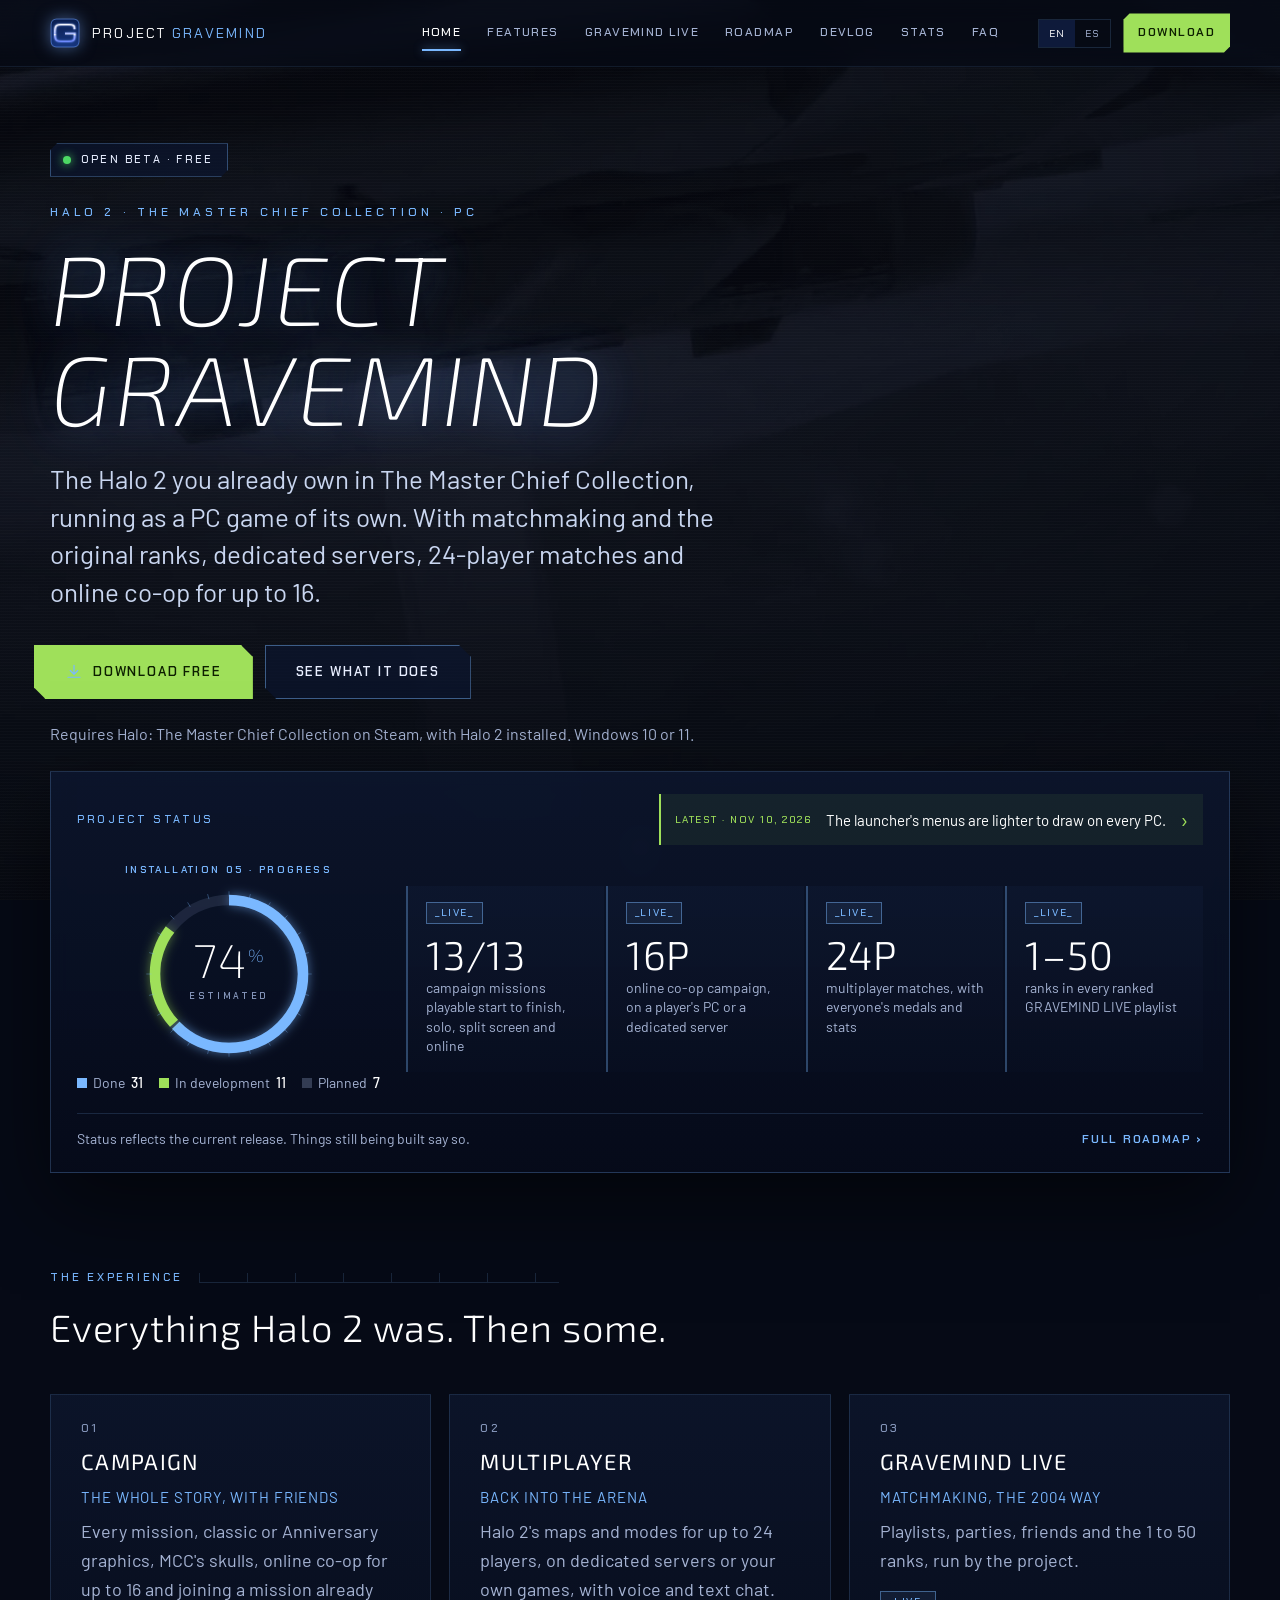
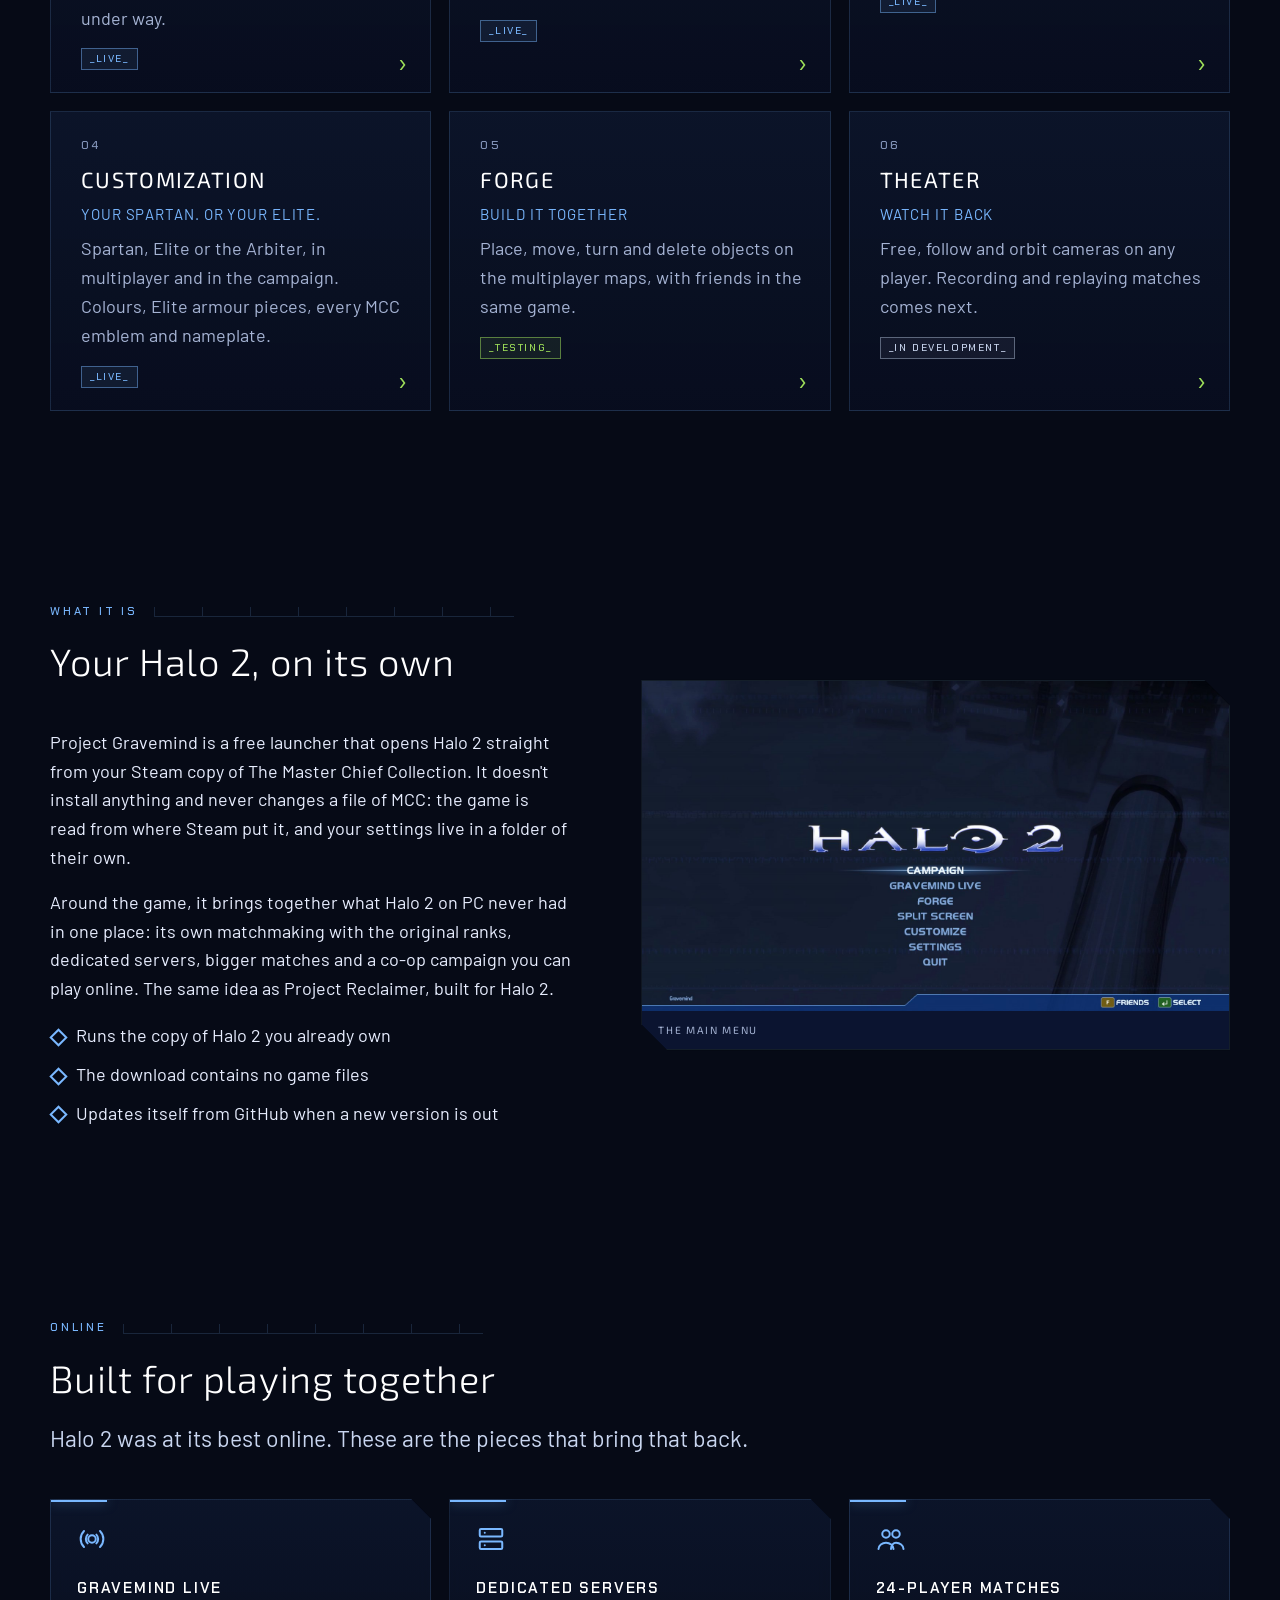
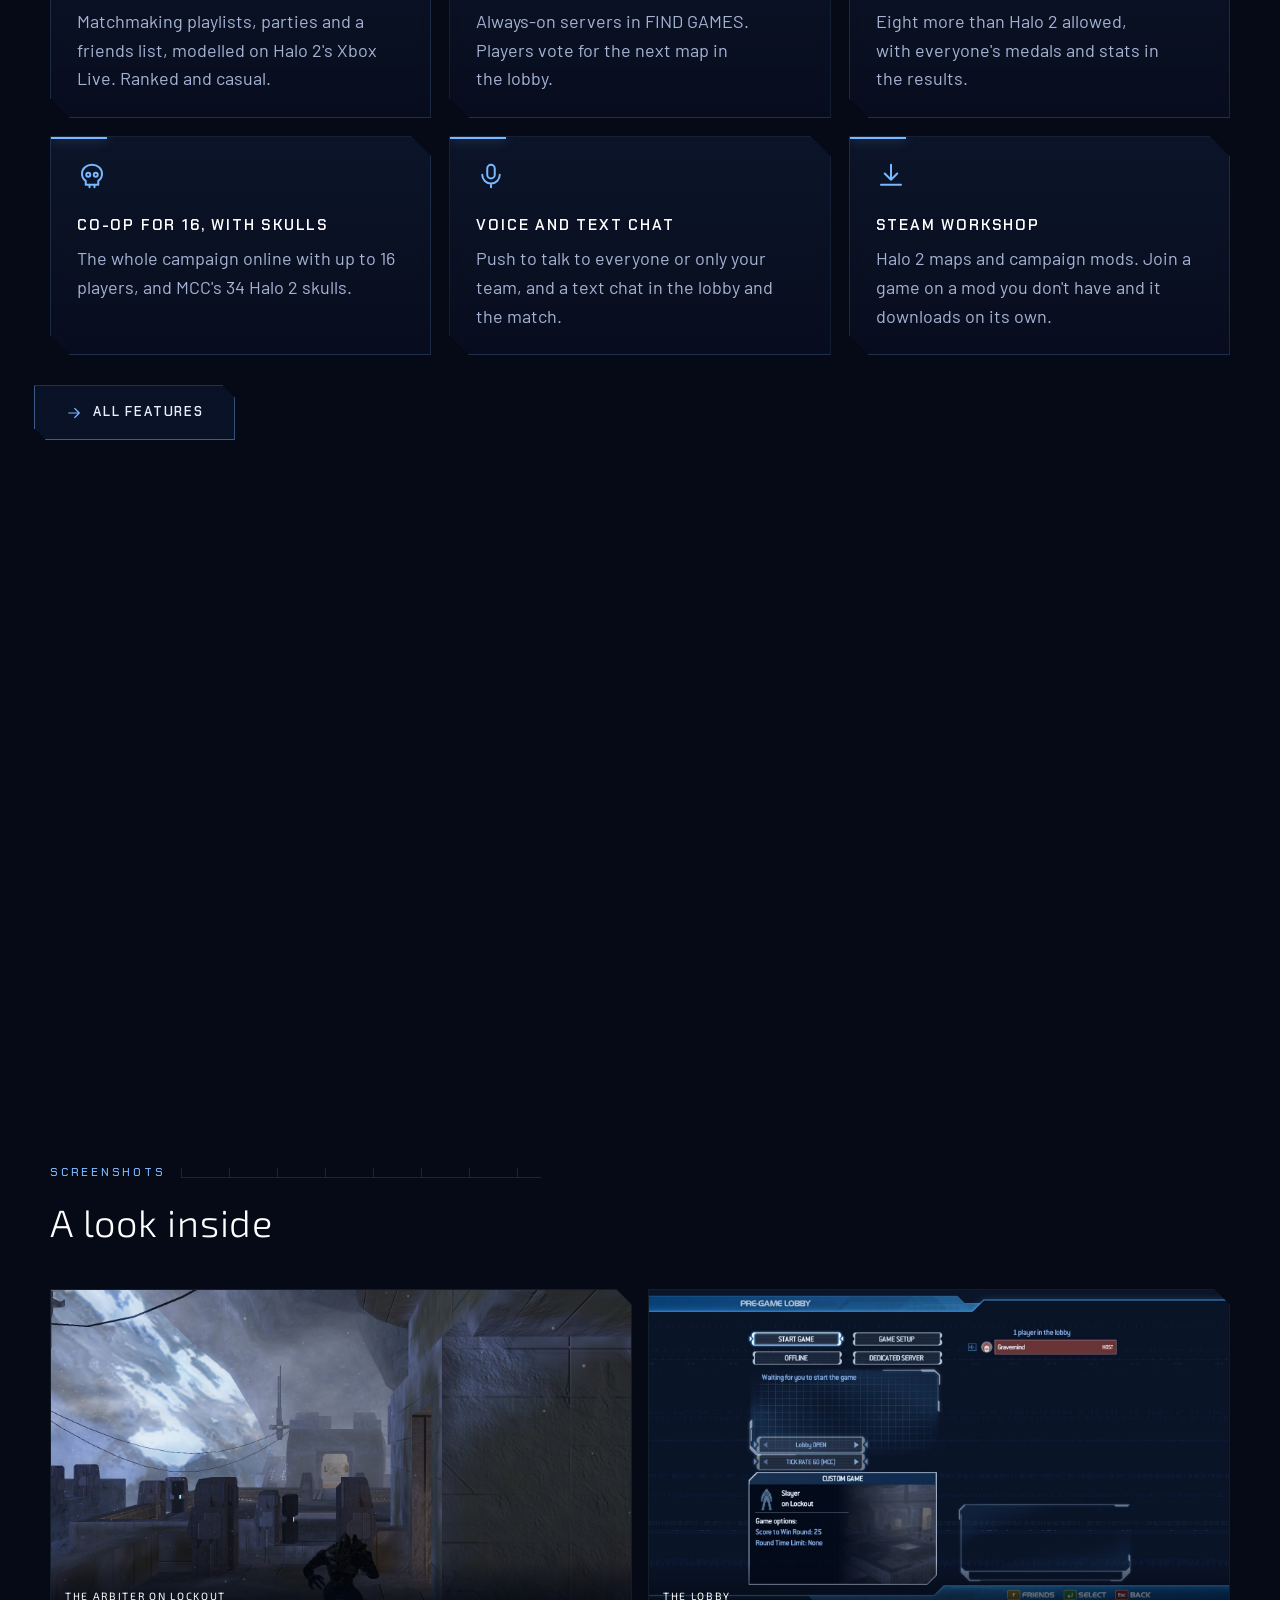
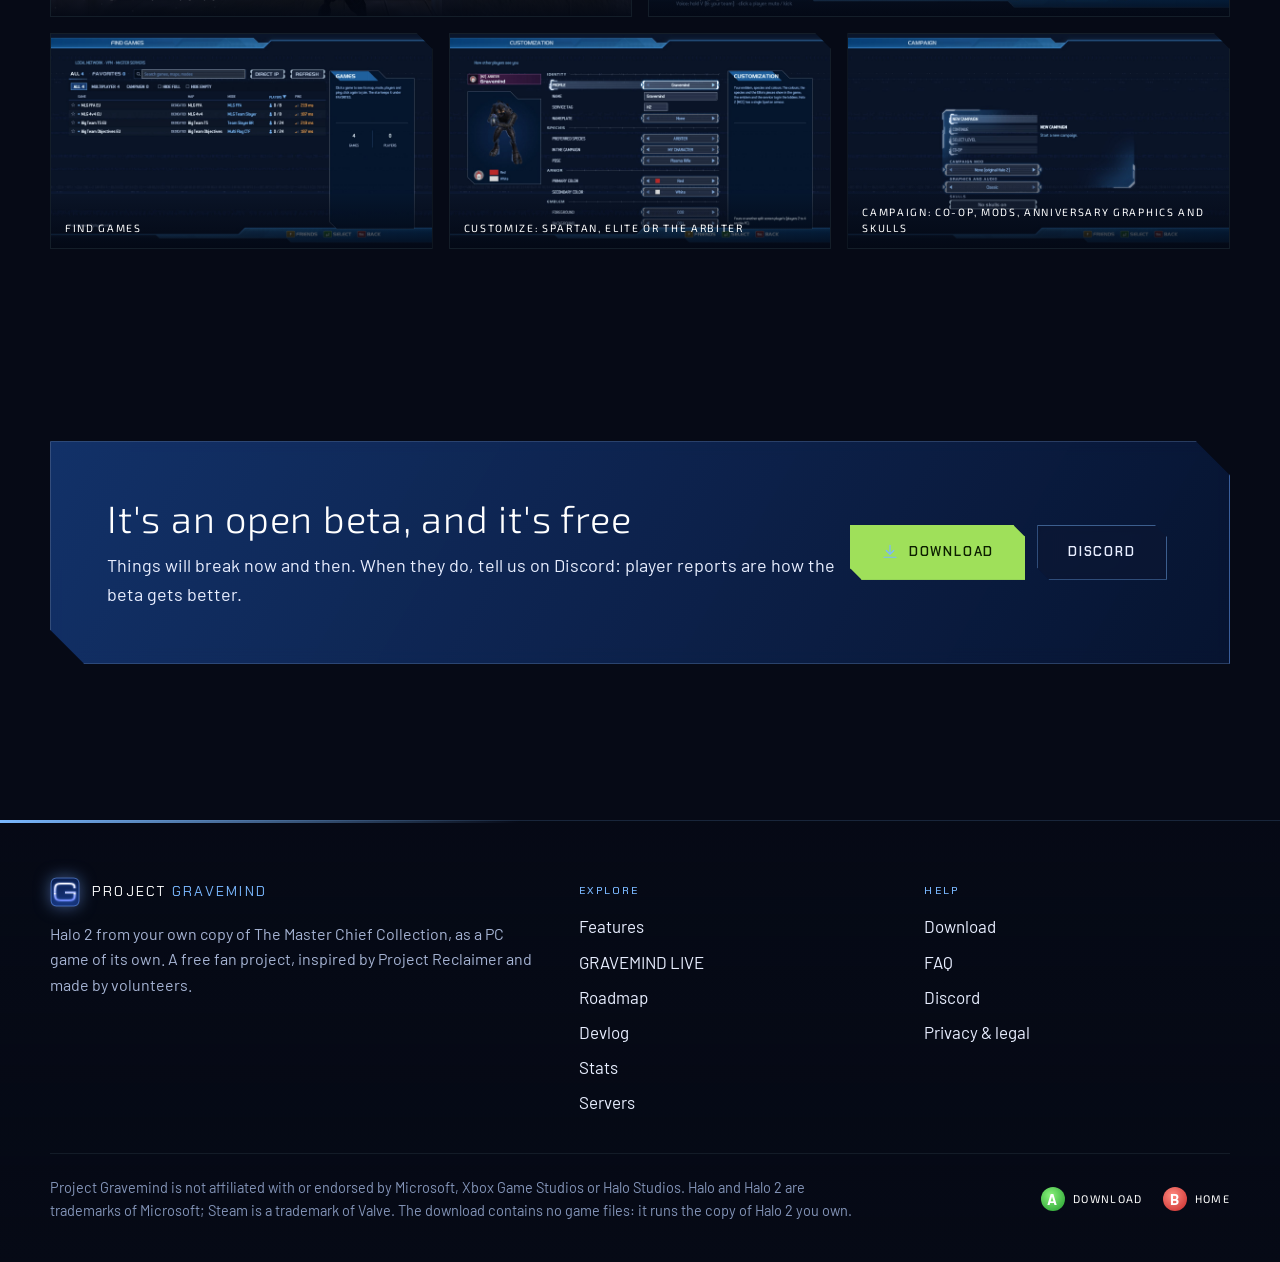
<file: index.html>
<!doctype html>
<html lang="en" data-lang="en">
<head>
<meta charset="utf-8">
<meta name="viewport" content="width=device-width, initial-scale=1">
<title>Project Gravemind · Halo 2 for PC, from your MCC</title>
<meta name="description" content="Halo 2 from your own copy of The Master Chief Collection, as a standalone PC game: GRAVEMIND LIVE matchmaking with the original ranks, dedicated servers, 24-player matches and online co-op for 16. Free open beta.">
<meta name="theme-color" content="#030814">
<meta property="og:type" content="website">
<meta property="og:site_name" content="Project Gravemind">
<meta property="og:title" content="Project Gravemind · Halo 2 for PC, from your MCC">
<meta property="og:description" content="Halo 2 from your own copy of The Master Chief Collection, as a standalone PC game: GRAVEMIND LIVE matchmaking with the original ranks, dedicated servers, 24-player matches and online co-op for 16. Free open beta.">
<meta property="og:image" content="https://projectgravemind.com/img/ingame.jpg">
<meta property="og:url" content="https://projectgravemind.com/">
<meta name="twitter:card" content="summary_large_image">
<link rel="canonical" href="https://projectgravemind.com/">
<link rel="icon" href="img/logo.png" type="image/png">
<link rel="preconnect" href="https://fonts.googleapis.com">
<link rel="preconnect" href="https://fonts.gstatic.com" crossorigin>
<link href="https://fonts.googleapis.com/css2?family=Barlow:wght@400;500;600&family=Chakra+Petch:wght@500;600&family=Exo+2:ital,wght@0,200;0,300;0,400;0,500;1,200;1,300&display=swap" rel="stylesheet">
<link rel="stylesheet" href="style.css">
</head>
<body class="home">
<a class="skip" href="#main"><span lang="en">Skip to content</span><span lang="es">Saltar al contenido</span></a>
<div class="bg" aria-hidden="true"><video muted loop playsinline autoplay preload="none" poster="media/hero-poster.jpg" tabindex="-1"></video></div>
<div class="bg-lines" aria-hidden="true"></div>
<header class="topbar">
  <div class="topbar-in">
    <a class="brand" href="index.html"><img src="img/logo.png" alt="" width="30" height="30"><span><span class="long">PROJECT </span><b>GRAVEMIND</b></span></a>
    <nav class="nav" aria-label="Main">
      <a href="index.html" class="on" aria-current="page"><span lang="en">Home</span><span lang="es">Inicio</span></a>
      <a href="features.html"><span lang="en">Features</span><span lang="es">Funciones</span></a>
      <a href="live.html">GRAVEMIND LIVE</a>
      <a href="roadmap.html"><span lang="en">Roadmap</span><span lang="es">Hoja de ruta</span></a>
      <a href="devlog.html">Devlog</a>
      <a href="stats.html"><span lang="en">Stats</span><span lang="es">Estadísticas</span></a>
      <a href="faq.html">FAQ</a>
    </nav>
    <div class="top-actions">
      <div class="lang" role="group" aria-label="Language / Idioma">
        <button type="button" data-set-lang="en" aria-label="English">EN</button>
        <button type="button" data-set-lang="es" aria-label="Español">ES</button>
      </div>
      <a class="btn-sm" href="download.html"><span lang="en">Download</span><span lang="es">Descargar</span></a>
    </div>
  </div>
</header>
<main id="main">

<section class="hero">
  <div class="hero-in">
    <div class="pill rise"><span class="dot"></span><span lang="en">Open beta · Free</span><span lang="es">Beta abierta · Gratis</span></div>
    <p class="kicker rise">Halo 2 · The Master Chief Collection · PC</p>
    <h1 class="title rise">PROJECT<br>GRAVEMIND</h1>
    <p class="subtitle rise"><span lang="en">The Halo 2 you already own in The Master Chief Collection, running as a PC game of its own. With matchmaking and the original ranks, dedicated servers, 24-player matches and online co-op for up to 16.</span><span lang="es">El Halo 2 que ya tienes en The Master Chief Collection, funcionando como un juego de PC independiente. Con matchmaking y los rangos originales, servidores dedicados, partidas de 24 jugadores y cooperativo en línea para hasta 16.</span></p>
    <div class="actions rise">
      <span class="btn-wrap"><a class="btn" href="download.html"><svg class="ico" viewBox="0 0 24 24" fill="none" stroke="currentColor" stroke-width="1.6" stroke-linecap="round" stroke-linejoin="round"><path d="M12 3v12M7 10l5 5 5-5M4 19h16"/></svg><span lang="en">Download free</span><span lang="es">Descargar gratis</span></a></span>
      <span class="btn-wrap"><a class="btn ghost" href="features.html"><span lang="en">See what it does</span><span lang="es">Qué incluye</span></a></span>
    </div>
    <p class="hero-note rise"><span lang="en">Requires Halo: The Master Chief Collection on Steam, with Halo 2 installed. Windows 10 or 11.</span><span lang="es">Necesitas Halo: The Master Chief Collection en Steam, con Halo 2 instalado. Windows 10 u 11.</span></p>
  </div>
  <span class="scroll-cue" aria-hidden="true"></span>
</section>

<section class="status-rail"><div class="wrap"><div class="status-inner"><div class="status-head"><p class="eyebrow"><span lang="en">PROJECT STATUS</span><span lang="es">ESTADO DEL PROYECTO</span></p><a class="status-latest" href="devlog.html#d2026-11-10"><small><span lang="en">LATEST · </span><span lang="es">LO ÚLTIMO · </span><span lang="en">NOV 10, 2026</span><span lang="es">10 NOV 2026</span></small><strong><span lang="en">The launcher's menus are lighter to draw on every PC.</span><span lang="es">Los menús del launcher son más livianos de dibujar en todos los PC.</span></strong><span aria-hidden="true">&rsaquo;</span></a></div><div class="status-body"><div class="ringbox compact"><p class="rg-name"><span lang="en">INSTALLATION 05 · PROGRESS</span><span lang="es">INSTALACIÓN 05 · PROGRESO</span></p><svg class="ring" viewBox="0 0 200 200" width="176" height="176" role="img" aria-label="Estimated progress 74%"><g transform="rotate(-90 100 100)"><circle class="rg-track" cx="100" cy="100" r="84" stroke-width="12"/><circle class="rg-arc rg-done" cx="100" cy="100" r="84" stroke-width="12" stroke-dasharray="330.9 527.8" style="--len:330.9"/><circle class="rg-arc rg-prog" cx="100" cy="100" r="84" stroke-width="12" stroke-dasharray="115.5 527.8" stroke-dashoffset="-333.9" style="--len:115.5"/></g><line class="rg-tick" x1="100" y1="6" x2="100" y2="12" transform="rotate(0 100 100)"/><line class="rg-tick" x1="100" y1="6" x2="100" y2="12" transform="rotate(15 100 100)"/><line class="rg-tick" x1="100" y1="6" x2="100" y2="12" transform="rotate(30 100 100)"/><line class="rg-tick" x1="100" y1="6" x2="100" y2="12" transform="rotate(45 100 100)"/><line class="rg-tick" x1="100" y1="6" x2="100" y2="12" transform="rotate(60 100 100)"/><line class="rg-tick" x1="100" y1="6" x2="100" y2="12" transform="rotate(75 100 100)"/><line class="rg-tick" x1="100" y1="6" x2="100" y2="12" transform="rotate(90 100 100)"/><line class="rg-tick" x1="100" y1="6" x2="100" y2="12" transform="rotate(105 100 100)"/><line class="rg-tick" x1="100" y1="6" x2="100" y2="12" transform="rotate(120 100 100)"/><line class="rg-tick" x1="100" y1="6" x2="100" y2="12" transform="rotate(135 100 100)"/><line class="rg-tick" x1="100" y1="6" x2="100" y2="12" transform="rotate(150 100 100)"/><line class="rg-tick" x1="100" y1="6" x2="100" y2="12" transform="rotate(165 100 100)"/><line class="rg-tick" x1="100" y1="6" x2="100" y2="12" transform="rotate(180 100 100)"/><line class="rg-tick" x1="100" y1="6" x2="100" y2="12" transform="rotate(195 100 100)"/><line class="rg-tick" x1="100" y1="6" x2="100" y2="12" transform="rotate(210 100 100)"/><line class="rg-tick" x1="100" y1="6" x2="100" y2="12" transform="rotate(225 100 100)"/><line class="rg-tick" x1="100" y1="6" x2="100" y2="12" transform="rotate(240 100 100)"/><line class="rg-tick" x1="100" y1="6" x2="100" y2="12" transform="rotate(255 100 100)"/><line class="rg-tick" x1="100" y1="6" x2="100" y2="12" transform="rotate(270 100 100)"/><line class="rg-tick" x1="100" y1="6" x2="100" y2="12" transform="rotate(285 100 100)"/><line class="rg-tick" x1="100" y1="6" x2="100" y2="12" transform="rotate(300 100 100)"/><line class="rg-tick" x1="100" y1="6" x2="100" y2="12" transform="rotate(315 100 100)"/><line class="rg-tick" x1="100" y1="6" x2="100" y2="12" transform="rotate(330 100 100)"/><line class="rg-tick" x1="100" y1="6" x2="100" y2="12" transform="rotate(345 100 100)"/><text class="rg-num" x="100" y="104" text-anchor="middle">74<tspan class="rg-pct" dy="-18">%</tspan></text><text class="rg-sub" lang="en" x="100" y="128" text-anchor="middle">ESTIMATED</text><text class="rg-sub" lang="es" x="100" y="128" text-anchor="middle">ESTIMADO</text></svg><ul class="rg-legend"><li><i class="k-done"></i><span lang="en">Done</span><span lang="es">Hecho</span><b>31</b></li><li><i class="k-prog"></i><span lang="en">In development</span><span lang="es">En desarrollo</span><b>11</b></li><li><i class="k-plan"></i><span lang="en">Planned</span><span lang="es">Planeado</span><b>7</b></li></ul></div><dl class="status-stats"><div class=""><dt><span class="st st-live">_<span lang="en">LIVE</span><span lang="es">DISPONIBLE</span>_</span></dt><dd>13/13</dd><span><span lang="en">campaign missions playable start to finish, solo, split screen and online</span><span lang="es">misiones de la campaña jugables de principio a fin, solo, en pantalla dividida y en línea</span></span></div><div class=""><dt><span class="st st-live">_<span lang="en">LIVE</span><span lang="es">DISPONIBLE</span>_</span></dt><dd>16P</dd><span><span lang="en">online co-op campaign, on a player's PC or a dedicated server</span><span lang="es">campaña cooperativa en línea, en el PC de un jugador o en un servidor dedicado</span></span></div><div class=""><dt><span class="st st-live">_<span lang="en">LIVE</span><span lang="es">DISPONIBLE</span>_</span></dt><dd>24P</dd><span><span lang="en">multiplayer matches, with everyone's medals and stats</span><span lang="es">partidas multijugador, con las medallas y estadísticas de todos</span></span></div><div class=""><dt><span class="st st-live">_<span lang="en">LIVE</span><span lang="es">DISPONIBLE</span>_</span></dt><dd>1–50</dd><span><span lang="en">ranks in every ranked GRAVEMIND LIVE playlist</span><span lang="es">rangos en cada lista competitiva de GRAVEMIND LIVE</span></span></div></dl></div><div class="status-foot"><p><span lang="en">Status reflects the current release. Things still being built say so.</span><span lang="es">El estado es el de la versión actual. Lo que aún se está haciendo lo dice.</span></p><a class="text-link" href="roadmap.html"><span lang="en">FULL ROADMAP</span><span lang="es">HOJA DE RUTA COMPLETA</span> &rsaquo;</a></div></div></div></section>

<section class="reveal"><div class="wrap">
  <div class="section-head"><p class="eyebrow"><span lang="en">The experience</span><span lang="es">La experiencia</span></p><h2 class="h"><span lang="en">Everything Halo 2 was. Then some.</span><span lang="es">Todo lo que fue Halo 2. Y algo más.</span></h2></div>
  <div class="xcards"><a class="xcard" href="features.html"><span class="xnum">01</span><h3><span lang="en">CAMPAIGN</span><span lang="es">CAMPAÑA</span></h3><p class="xtag"><span lang="en">The whole story, with friends</span><span lang="es">Toda la historia, con amigos</span></p><p><span lang="en">Every mission, classic or Anniversary graphics, MCC's skulls, online co-op for up to 16 and joining a mission already under way.</span><span lang="es">Todas las misiones, gráficos clásicos o Anniversary, las calaveras de MCC, cooperativo en línea para hasta 16 y entrar a una misión ya empezada.</span></p><span class="st st-live">_<span lang="en">LIVE</span><span lang="es">DISPONIBLE</span>_</span><span class="xgo" aria-hidden="true">&rsaquo;</span></a><a class="xcard" href="features.html"><span class="xnum">02</span><h3><span lang="en">MULTIPLAYER</span><span lang="es">MULTIJUGADOR</span></h3><p class="xtag"><span lang="en">Back into the arena</span><span lang="es">De vuelta a la arena</span></p><p><span lang="en">Halo 2's maps and modes for up to 24 players, on dedicated servers or your own games, with voice and text chat.</span><span lang="es">Los mapas y modos de Halo 2 para hasta 24 jugadores, en servidores dedicados o en tus partidas, con chat de voz y de texto.</span></p><span class="st st-live">_<span lang="en">LIVE</span><span lang="es">DISPONIBLE</span>_</span><span class="xgo" aria-hidden="true">&rsaquo;</span></a><a class="xcard" href="live.html"><span class="xnum">03</span><h3><span lang="en">GRAVEMIND LIVE</span><span lang="es">GRAVEMIND LIVE</span></h3><p class="xtag"><span lang="en">Matchmaking, the 2004 way</span><span lang="es">Matchmaking como en 2004</span></p><p><span lang="en">Playlists, parties, friends and the 1 to 50 ranks, run by the project.</span><span lang="es">Listas, grupos, amigos y los rangos del 1 al 50, a cargo del proyecto.</span></p><span class="st st-live">_<span lang="en">LIVE</span><span lang="es">DISPONIBLE</span>_</span><span class="xgo" aria-hidden="true">&rsaquo;</span></a><a class="xcard" href="features.html"><span class="xnum">04</span><h3><span lang="en">CUSTOMIZATION</span><span lang="es">PERSONALIZACIÓN</span></h3><p class="xtag"><span lang="en">Your Spartan. Or your Elite.</span><span lang="es">Tu Spartan. O tu Élite.</span></p><p><span lang="en">Spartan, Elite or the Arbiter, in multiplayer and in the campaign. Colours, Elite armour pieces, every MCC emblem and nameplate.</span><span lang="es">Spartan, Élite o el Inquisidor, en multijugador y en la campaña. Colores, piezas de armadura del Élite, todos los emblemas y placas de MCC.</span></p><span class="st st-live">_<span lang="en">LIVE</span><span lang="es">DISPONIBLE</span>_</span><span class="xgo" aria-hidden="true">&rsaquo;</span></a><a class="xcard" href="roadmap.html#forge"><span class="xnum">05</span><h3><span lang="en">FORGE</span><span lang="es">FORGE</span></h3><p class="xtag"><span lang="en">Build it together</span><span lang="es">Constrúyelo en grupo</span></p><p><span lang="en">Place, move, turn and delete objects on the multiplayer maps, with friends in the same game.</span><span lang="es">Pon, mueve, gira y borra objetos en los mapas multijugador, con amigos en la misma partida.</span></p><span class="st st-test">_<span lang="en">TESTING</span><span lang="es">EN PRUEBAS</span>_</span><span class="xgo" aria-hidden="true">&rsaquo;</span></a><a class="xcard" href="roadmap.html#theater"><span class="xnum">06</span><h3><span lang="en">THEATER</span><span lang="es">CINE</span></h3><p class="xtag"><span lang="en">Watch it back</span><span lang="es">Vuelve a verlo</span></p><p><span lang="en">Free, follow and orbit cameras on any player. Recording and replaying matches comes next.</span><span lang="es">Cámara libre, de seguimiento y de órbita sobre cualquier jugador. Después, grabar y volver a ver partidas.</span></p><span class="st st-prog">_<span lang="en">IN DEVELOPMENT</span><span lang="es">EN DESARROLLO</span>_</span><span class="xgo" aria-hidden="true">&rsaquo;</span></a></div>
</div></section>

<section class="reveal"><div class="wrap split">
  <div>
    <div class="section-head"><p class="eyebrow"><span lang="en">What it is</span><span lang="es">Qué es</span></p><h2 class="h"><span lang="en">Your Halo 2, on its own</span><span lang="es">Tu Halo 2, por su cuenta</span></h2></div>
    <p><span lang="en">Project Gravemind is a free launcher that opens Halo 2 straight from your Steam copy of The Master Chief Collection. It doesn't install anything and never changes a file of MCC: the game is read from where Steam put it, and your settings live in a folder of their own.</span><span lang="es">Project Gravemind es un lanzador gratuito que abre Halo 2 directamente desde tu copia de The Master Chief Collection en Steam. No instala nada y no modifica ni un archivo de MCC: el juego se lee desde donde lo dejó Steam y tus ajustes se guardan en su propia carpeta.</span></p>
    <p><span lang="en">Around the game, it brings together what Halo 2 on PC never had in one place: its own matchmaking with the original ranks, dedicated servers, bigger matches and a co-op campaign you can play online. The same idea as Project Reclaimer, built for Halo 2.</span><span lang="es">Alrededor del juego reúne lo que Halo 2 en PC nunca tuvo en un mismo sitio: matchmaking propio con los rangos originales, servidores dedicados, partidas más grandes y una campaña cooperativa que se juega en línea. La misma idea que Project Reclaimer, hecha para Halo 2.</span></p>
    <ul lang="en" class="ticks"><li>Runs the copy of Halo 2 you already own</li><li>The download contains no game files</li><li>Updates itself from GitHub when a new version is out</li></ul><ul lang="es" class="ticks"><li>Usa la copia de Halo 2 que ya tienes</li><li>La descarga no contiene archivos del juego</li><li>Se actualiza solo desde GitHub cuando sale una versión nueva</li></ul>
  </div>
  <figure class="frame"><img src="img/menu.jpg" alt="Project Gravemind main menu" loading="lazy" width="1600" height="900"><figcaption><span lang="en">The main menu</span><span lang="es">El menú principal</span></figcaption></figure>
</div></section>

<section class="reveal"><div class="wrap">
  <div class="section-head"><p class="eyebrow"><span lang="en">Online</span><span lang="es">En línea</span></p><h2 class="h"><span lang="en">Built for playing together</span><span lang="es">Hecho para jugar en compañía</span></h2><p class="lead"><span lang="en">Halo 2 was at its best online. These are the pieces that bring that back.</span><span lang="es">Halo 2 brillaba en línea. Estas son las piezas que lo devuelven.</span></p></div>
  <div class="grid three">
    <div class="panel card"><svg class="ico" aria-hidden="true" viewBox="0 0 24 24" fill="none" stroke="currentColor" stroke-width="1.6" stroke-linecap="round" stroke-linejoin="round"><circle cx="12" cy="12" r="3"/><path d="M5.6 5.6a9 9 0 0 0 0 12.8M18.4 5.6a9 9 0 0 1 0 12.8M8.5 8.5a5 5 0 0 0 0 7M15.5 8.5a5 5 0 0 1 0 7"/></svg><h3><span lang="en">GRAVEMIND LIVE</span><span lang="es">GRAVEMIND LIVE</span></h3><p><span lang="en">Matchmaking playlists, parties and a friends list, modelled on Halo 2's Xbox Live. Ranked and casual.</span><span lang="es">Listas de matchmaking, grupos y lista de amigos, a imagen del Xbox Live de Halo 2. Competitivas y casuales.</span></p></div>
    <div class="panel card"><svg class="ico" aria-hidden="true" viewBox="0 0 24 24" fill="none" stroke="currentColor" stroke-width="1.6" stroke-linecap="round" stroke-linejoin="round"><rect x="3" y="4" width="18" height="6" rx="1"/><rect x="3" y="14" width="18" height="6" rx="1"/><path d="M7 7h.01M7 17h.01"/></svg><h3><span lang="en">Dedicated servers</span><span lang="es">Servidores dedicados</span></h3><p><span lang="en">Always-on servers in FIND GAMES. Players vote for the next map in the lobby.</span><span lang="es">Servidores siempre encendidos en BUSCAR PARTIDAS. Los jugadores votan el siguiente mapa en la sala.</span></p></div>
    <div class="panel card"><svg class="ico" aria-hidden="true" viewBox="0 0 24 24" fill="none" stroke="currentColor" stroke-width="1.6" stroke-linecap="round" stroke-linejoin="round"><circle cx="8" cy="8" r="3"/><circle cx="16" cy="8" r="3"/><path d="M2 20c0-3 3-5 6-5s6 2 6 5M12 20c0-3 2-5 4-5 3 0 6 2 6 5"/></svg><h3><span lang="en">24-player matches</span><span lang="es">Partidas de 24</span></h3><p><span lang="en">Eight more than Halo 2 allowed, with everyone's medals and stats in the results.</span><span lang="es">Ocho más de los que permitía Halo 2, con las medallas y estadísticas de todos en los resultados.</span></p></div>
    <div class="panel card"><svg class="ico" aria-hidden="true" viewBox="0 0 24 24" fill="none" stroke="currentColor" stroke-width="1.6" stroke-linecap="round" stroke-linejoin="round"><path d="M12 3c-4.4 0-8 3.1-8 7.4 0 2.6 1.3 4.4 3 5.5V19h10v-3.1c1.7-1.1 3-2.9 3-5.5C20 6.1 16.4 3 12 3z"/><circle cx="9" cy="11" r="1.6"/><circle cx="15" cy="11" r="1.6"/><path d="M10 19v2M14 19v2"/></svg><h3><span lang="en">Co-op for 16, with skulls</span><span lang="es">Cooperativo para 16, con calaveras</span></h3><p><span lang="en">The whole campaign online with up to 16 players, and MCC's 34 Halo 2 skulls.</span><span lang="es">Toda la campaña en línea con hasta 16 jugadores, y las 34 calaveras de Halo 2 de MCC.</span></p></div>
    <div class="panel card"><svg class="ico" aria-hidden="true" viewBox="0 0 24 24" fill="none" stroke="currentColor" stroke-width="1.6" stroke-linecap="round" stroke-linejoin="round"><rect x="9" y="3" width="6" height="11" rx="3"/><path d="M5 11a7 7 0 0 0 14 0M12 18v3"/></svg><h3><span lang="en">Voice and text chat</span><span lang="es">Chat de voz y de texto</span></h3><p><span lang="en">Push to talk to everyone or only your team, and a text chat in the lobby and the match.</span><span lang="es">Pulsa para hablar con todos o solo con tu equipo, y chat de texto en la sala y en la partida.</span></p></div>
    <div class="panel card"><svg class="ico" aria-hidden="true" viewBox="0 0 24 24" fill="none" stroke="currentColor" stroke-width="1.6" stroke-linecap="round" stroke-linejoin="round"><path d="M12 3v12M7 10l5 5 5-5M4 19h16"/></svg><h3><span lang="en">Steam Workshop</span><span lang="es">Steam Workshop</span></h3><p><span lang="en">Halo 2 maps and campaign mods. Join a game on a mod you don't have and it downloads on its own.</span><span lang="es">Mapas y mods de campaña de Halo 2. Si entras a una partida con un mod que no tienes, se descarga solo.</span></p></div>
  </div>
  <div class="cta"><span class="btn-wrap"><a class="btn ghost" href="features.html"><svg class="ico" viewBox="0 0 24 24" fill="none" stroke="currentColor" stroke-width="1.6" stroke-linecap="round" stroke-linejoin="round"><path d="M5 12h14M13 6l6 6-6 6"/></svg><span lang="en">All features</span><span lang="es">Todas las funciones</span></a></span></div>
</div></section>

<section class="reveal"><div class="wrap">
  <div class="section-head"><p class="eyebrow"><span lang="en">Getting started</span><span lang="es">Cómo empezar</span></p><h2 class="h"><span lang="en">Three steps, no installer</span><span lang="es">Tres pasos, sin instalador</span></h2></div>
  <ol class="steps row">
    <li><span lang="en"><b>Download</b>Get the latest version from GitHub. It's a zip file.</span><span lang="es"><b>Descarga</b>Baja la última versión desde GitHub. Es un archivo zip.</span></li>
    <li><span lang="en"><b>Unzip and open</b>Put it in any folder and run <code>h2gravemind.exe</code>. It finds MCC by itself.</span><span lang="es"><b>Descomprime y abre</b>Ponlo en cualquier carpeta y ejecuta <code>h2gravemind.exe</code>. Encuentra MCC por su cuenta.</span></li>
    <li><span lang="en"><b>Play</b>Choose your name and look in CUSTOMIZE, then head to GRAVEMIND LIVE or FIND GAMES.</span><span lang="es"><b>Juega</b>Elige tu nombre y tu aspecto en PERSONALIZAR y entra en GRAVEMIND LIVE o BUSCAR PARTIDAS.</span></li>
  </ol>
</div></section>

<section class="reveal"><div class="wrap">
  <div class="section-head"><p class="eyebrow"><span lang="en">Screenshots</span><span lang="es">Capturas</span></p><h2 class="h"><span lang="en">A look inside</span><span lang="es">Un vistazo por dentro</span></h2></div>
  <div class="shots">
    <figure class="shot wide"><button type="button" aria-label="The Arbiter on Lockout / El Inquisidor en Encerrona"><img src="img/ingame.jpg" alt="The Arbiter on Lockout" loading="lazy" width="1600" height="900"></button><figcaption><span lang="en">The Arbiter on Lockout</span><span lang="es">El Inquisidor en Encerrona</span></figcaption></figure>
    <figure class="shot wide"><button type="button" aria-label="Game lobby / Sala de la partida"><img src="img/lobby.jpg" alt="Game lobby" loading="lazy" width="1600" height="900"></button><figcaption><span lang="en">The lobby</span><span lang="es">La sala</span></figcaption></figure>
    <figure class="shot"><button type="button" aria-label="Find games / Buscar partidas"><img src="img/browser.jpg" alt="Find games" loading="lazy" width="1600" height="900"></button><figcaption><span lang="en">Find games</span><span lang="es">Buscar partidas</span></figcaption></figure>
    <figure class="shot"><button type="button" aria-label="Customize / Personalizar"><img src="img/customize.jpg" alt="Customize" loading="lazy" width="1600" height="900"></button><figcaption><span lang="en">CUSTOMIZE: Spartan, Elite or the Arbiter</span><span lang="es">PERSONALIZAR: Spartan, Élite o el Inquisidor</span></figcaption></figure>
    <figure class="shot"><button type="button" aria-label="Campaign / Campaña"><img src="img/campaign.jpg" alt="Campaign" loading="lazy" width="1600" height="900"></button><figcaption><span lang="en">Campaign: co-op, mods, Anniversary graphics and skulls</span><span lang="es">Campaña: cooperativo, mods, gráficos Anniversary y calaveras</span></figcaption></figure>
  </div>
</div></section>

<section class="reveal"><div class="wrap">
  <div class="cta-band">
    <div>
      <h2 class="h"><span lang="en">It's an open beta, and it's free</span><span lang="es">Es una beta abierta, y es gratis</span></h2>
      <p><span lang="en">Things will break now and then. When they do, tell us on Discord: player reports are how the beta gets better.</span><span lang="es">De vez en cuando algo fallará. Cuando pase, cuéntanoslo en Discord: los avisos de los jugadores son lo que hace mejorar la beta.</span></p>
    </div>
    <div class="actions"><span class="btn-wrap"><a class="btn" href="download.html"><svg class="ico" viewBox="0 0 24 24" fill="none" stroke="currentColor" stroke-width="1.6" stroke-linecap="round" stroke-linejoin="round"><path d="M12 3v12M7 10l5 5 5-5M4 19h16"/></svg><span lang="en">Download</span><span lang="es">Descargar</span></a></span><span class="btn-wrap"><a class="btn ghost" href="https://discord.gg/g9nvDa9wh" target="_blank" rel="noopener"><span lang="en">Discord</span><span lang="es">Discord</span></a></span></div>
  </div>
</div></section>

</main>
<footer>
  <div class="foot">
    <div>
      <a class="brand" href="index.html"><img src="img/logo.png" alt="" width="30" height="30"><span>PROJECT <b>GRAVEMIND</b></span></a>
      <p><span lang="en">Halo 2 from your own copy of The Master Chief Collection, as a PC game of its own. A free fan project, inspired by Project Reclaimer and made by volunteers.</span><span lang="es">Halo 2 desde tu propia copia de The Master Chief Collection, como un juego de PC independiente. Un proyecto de fans gratuito, inspirado en Project Reclaimer y hecho por voluntarios.</span></p>
    </div>
    <div>
      <h4><span lang="en">Explore</span><span lang="es">Explora</span></h4>
      <ul>
        <li><a href="features.html"><span lang="en">Features</span><span lang="es">Funciones</span></a></li>
        <li><a href="live.html">GRAVEMIND LIVE</a></li>
        <li><a href="roadmap.html"><span lang="en">Roadmap</span><span lang="es">Hoja de ruta</span></a></li>
        <li><a href="devlog.html">Devlog</a></li>
        <li><a href="stats.html"><span lang="en">Stats</span><span lang="es">Estadísticas</span></a></li>
        <li><a href="servers.html"><span lang="en">Servers</span><span lang="es">Servidores</span></a></li>
      </ul>
    </div>
    <div>
      <h4><span lang="en">Help</span><span lang="es">Ayuda</span></h4>
      <ul>
        <li><a href="download.html"><span lang="en">Download</span><span lang="es">Descargar</span></a></li>
        <li><a href="faq.html"><span lang="en">FAQ</span><span lang="es">Preguntas frecuentes</span></a></li>
        <li><a href="https://discord.gg/g9nvDa9wh" target="_blank" rel="noopener">Discord</a></li>
        <li><a href="privacy.html"><span lang="en">Privacy &amp; legal</span><span lang="es">Privacidad y aviso legal</span></a></li>
      </ul>
    </div>
  </div>
  <div class="legal-line">
    <p><span lang="en">Project Gravemind is not affiliated with or endorsed by Microsoft, Xbox Game Studios or Halo Studios. Halo and Halo 2 are trademarks of Microsoft; Steam is a trademark of Valve. The download contains no game files: it runs the copy of Halo 2 you own.</span><span lang="es">Project Gravemind no tiene relación con Microsoft, Xbox Game Studios ni Halo Studios, ni cuenta con su respaldo. Halo y Halo 2 son marcas de Microsoft; Steam es una marca de Valve. La descarga no contiene archivos del juego: ejecuta la copia de Halo 2 que tienes.</span></p>
    <div class="legend" aria-hidden="true">
      <span><i class="a">A</i><a href="download.html" tabindex="-1"><span lang="en">DOWNLOAD</span><span lang="es">DESCARGAR</span></a></span>
      <span><i class="b">B</i><a href="index.html" tabindex="-1"><span lang="en">HOME</span><span lang="es">INICIO</span></a></span>
    </div>
  </div>
</footer>
<div class="viewer" id="viewer" tabindex="-1" role="dialog" aria-modal="true" aria-label="Screenshot"><img alt=""></div>
<script src="main.js"></script>
</body>
</html>
</file>
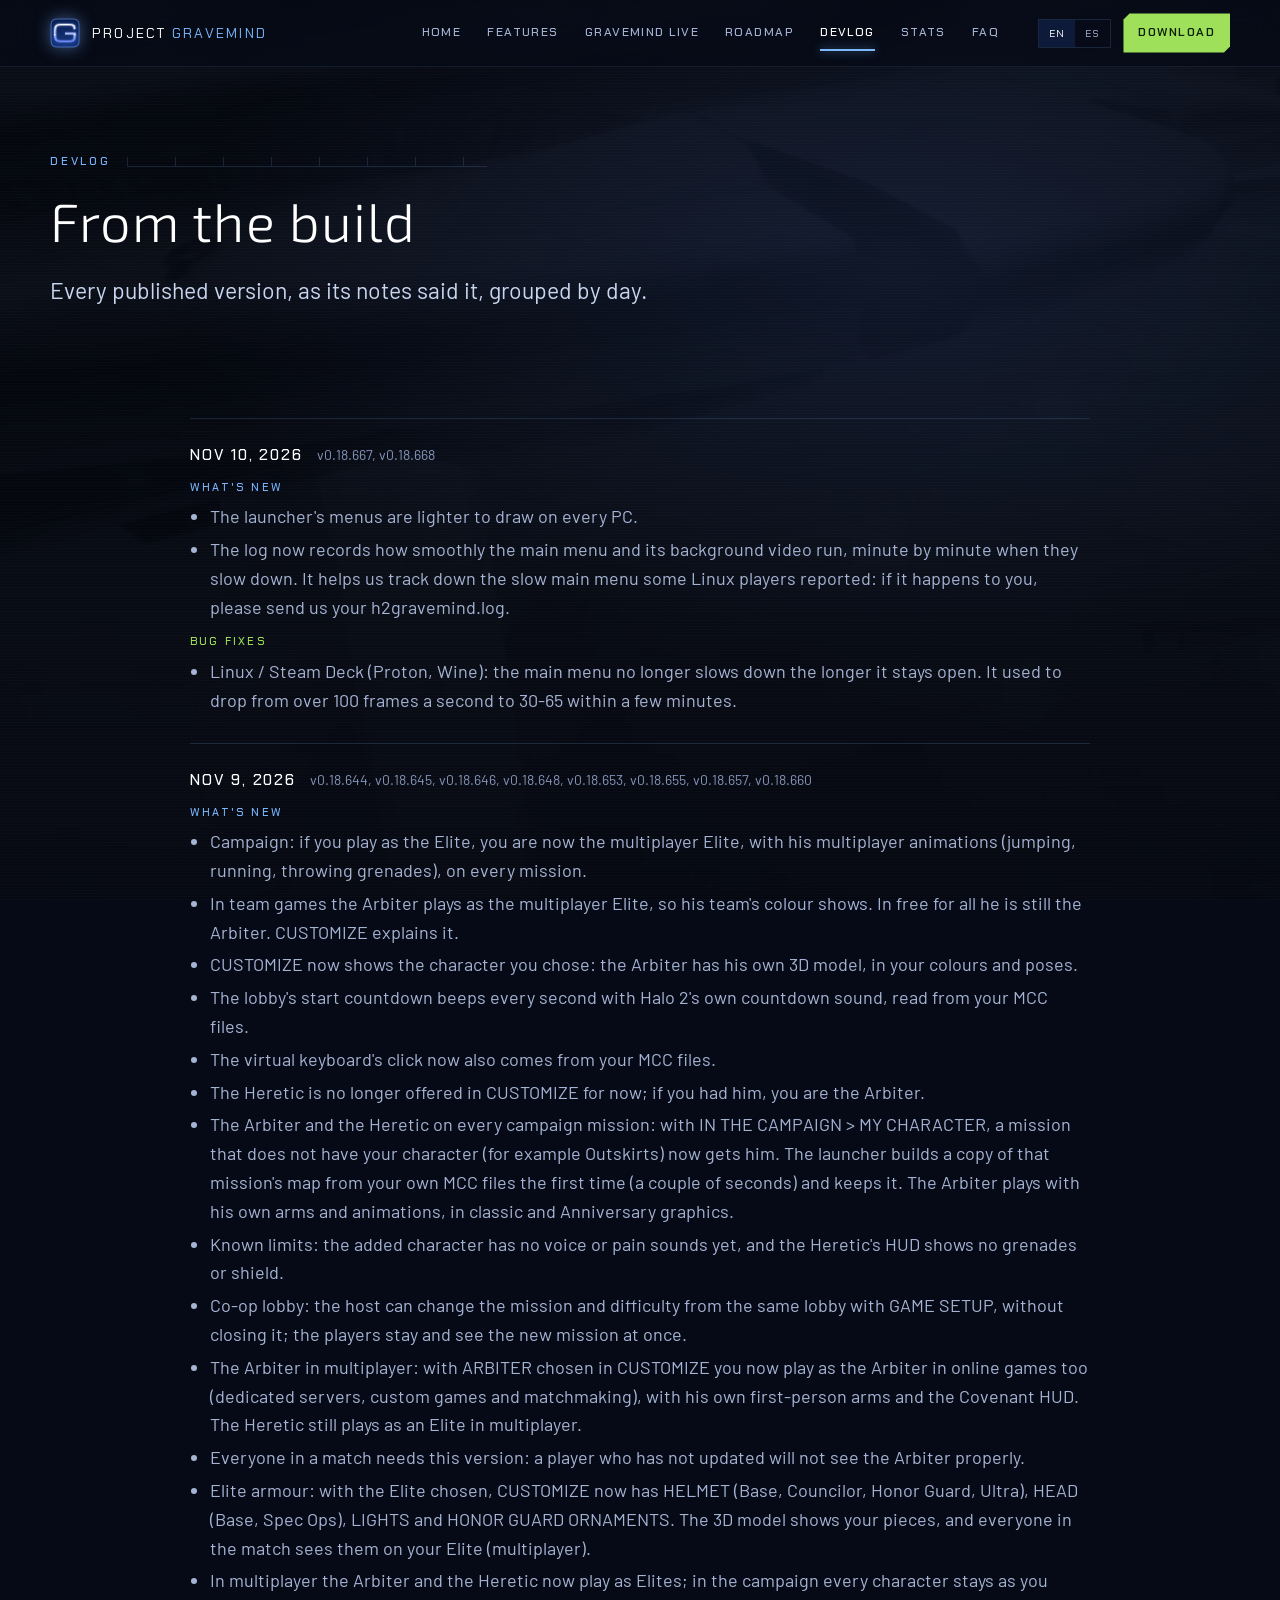
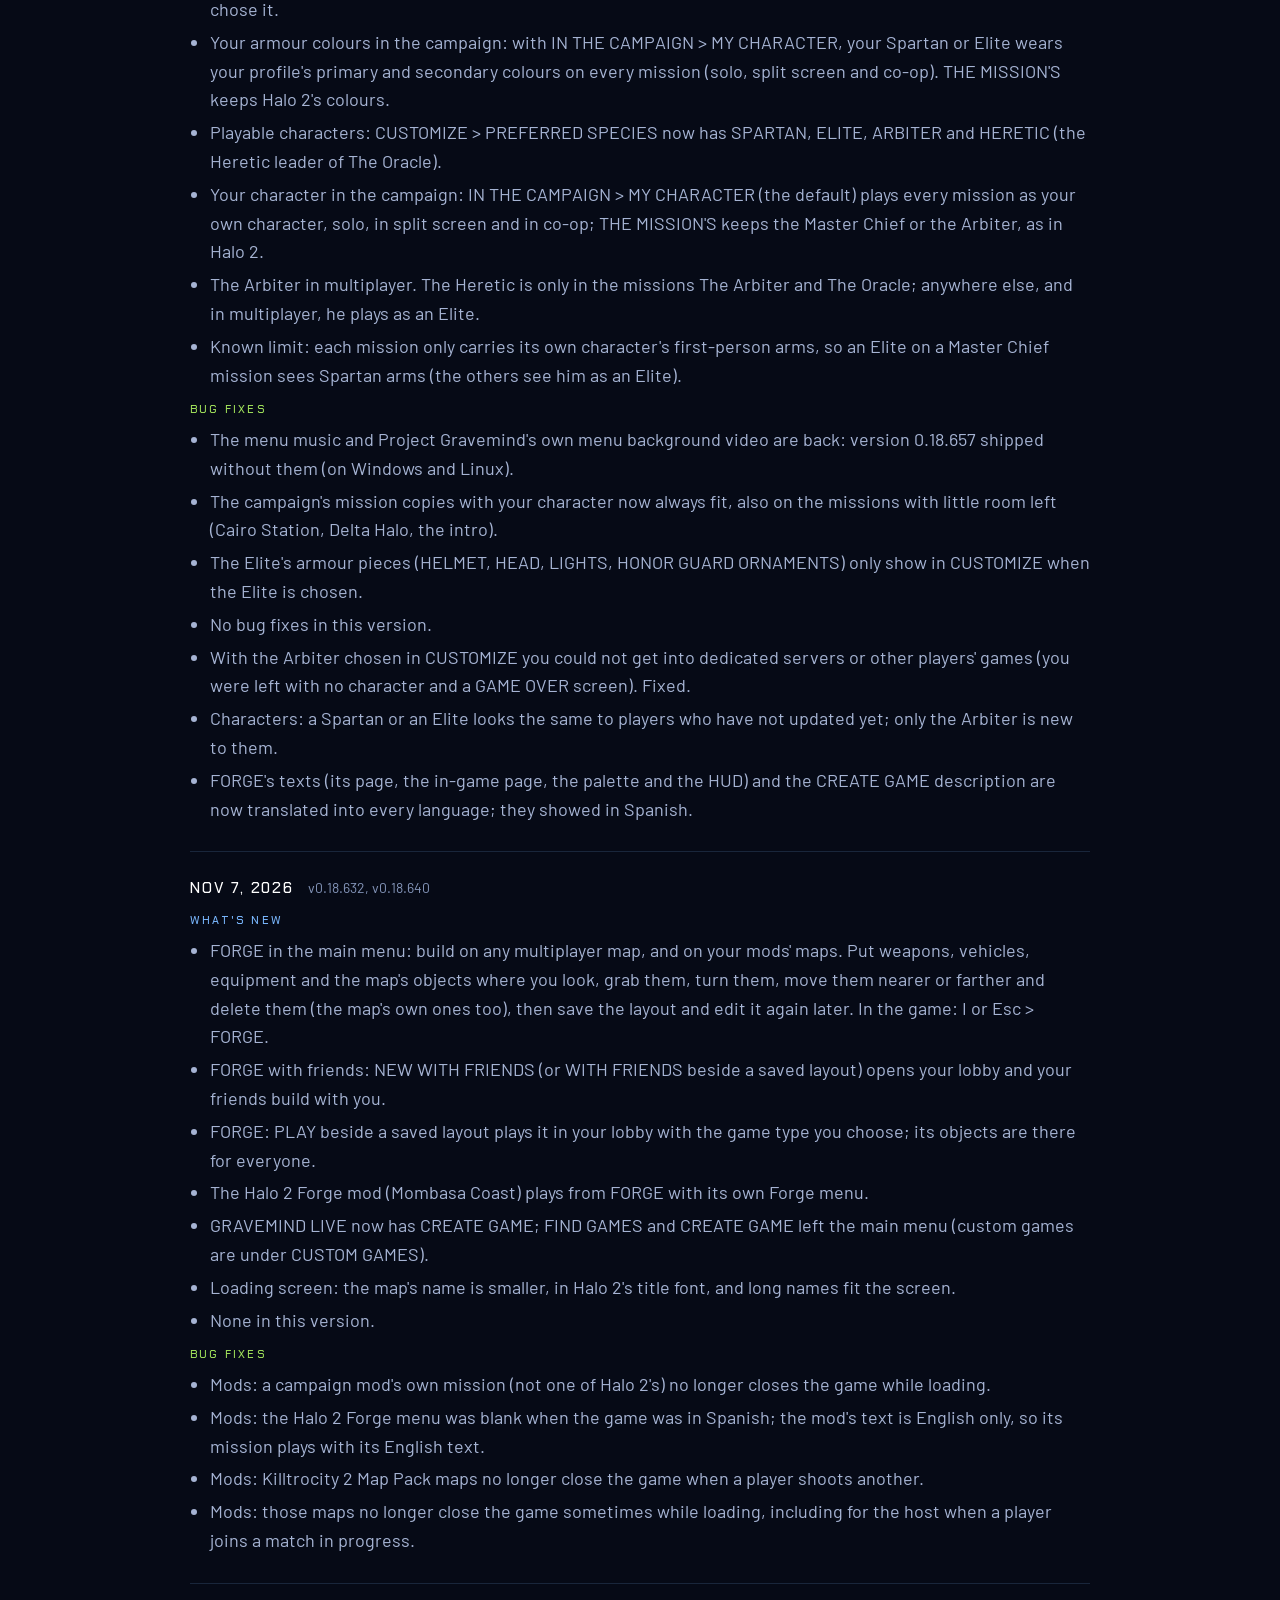
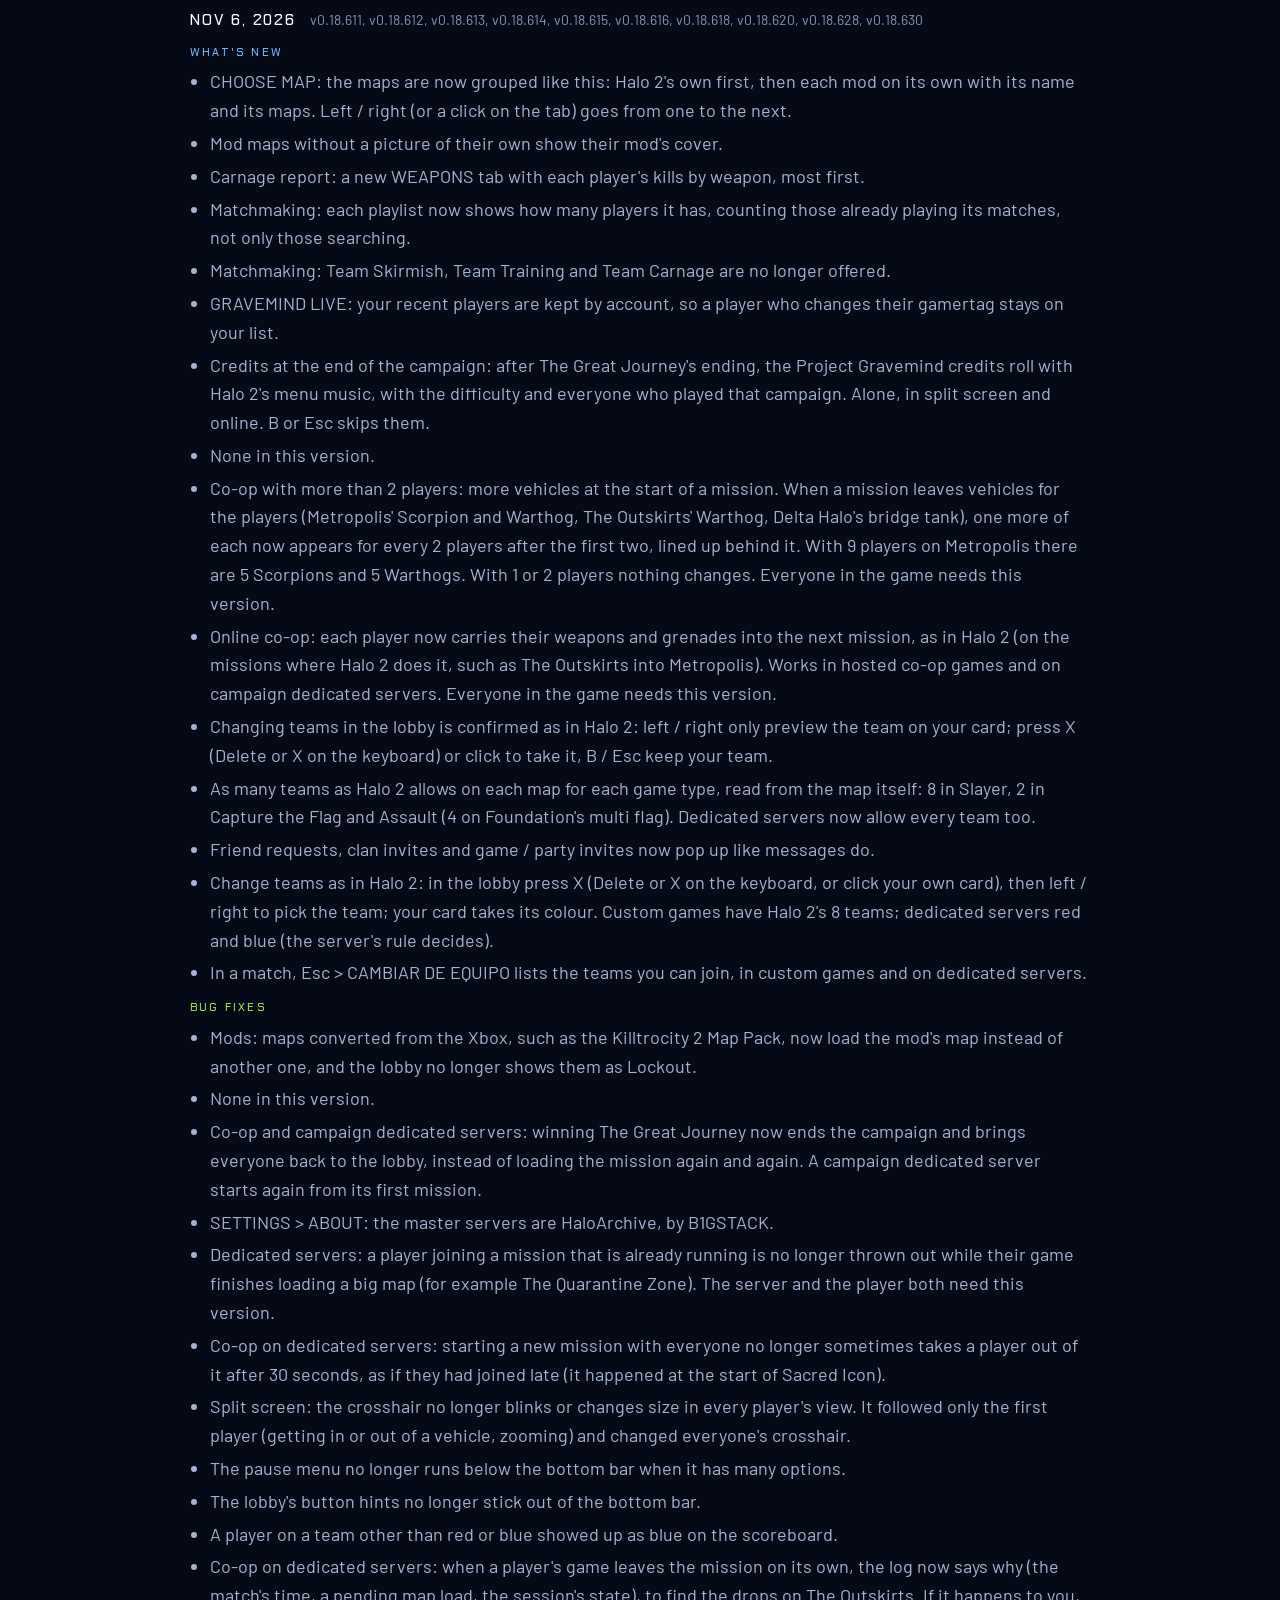
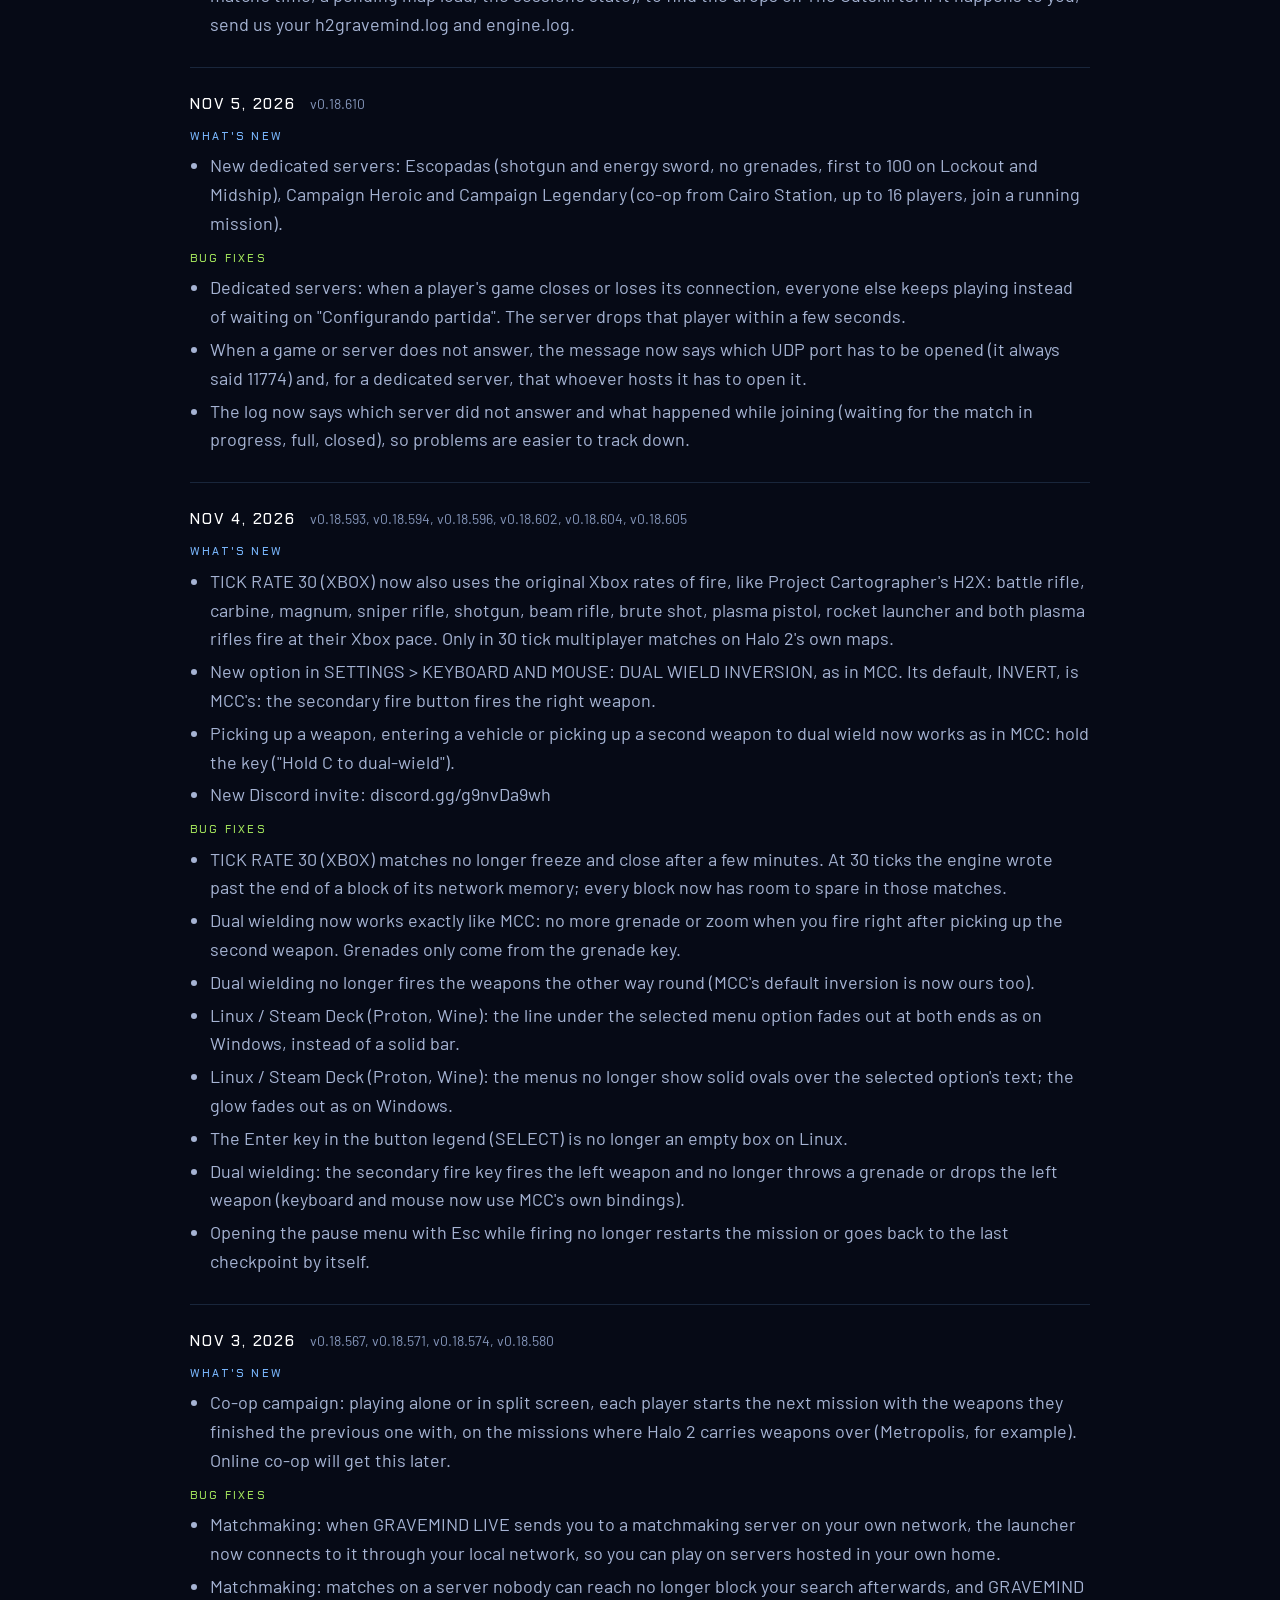
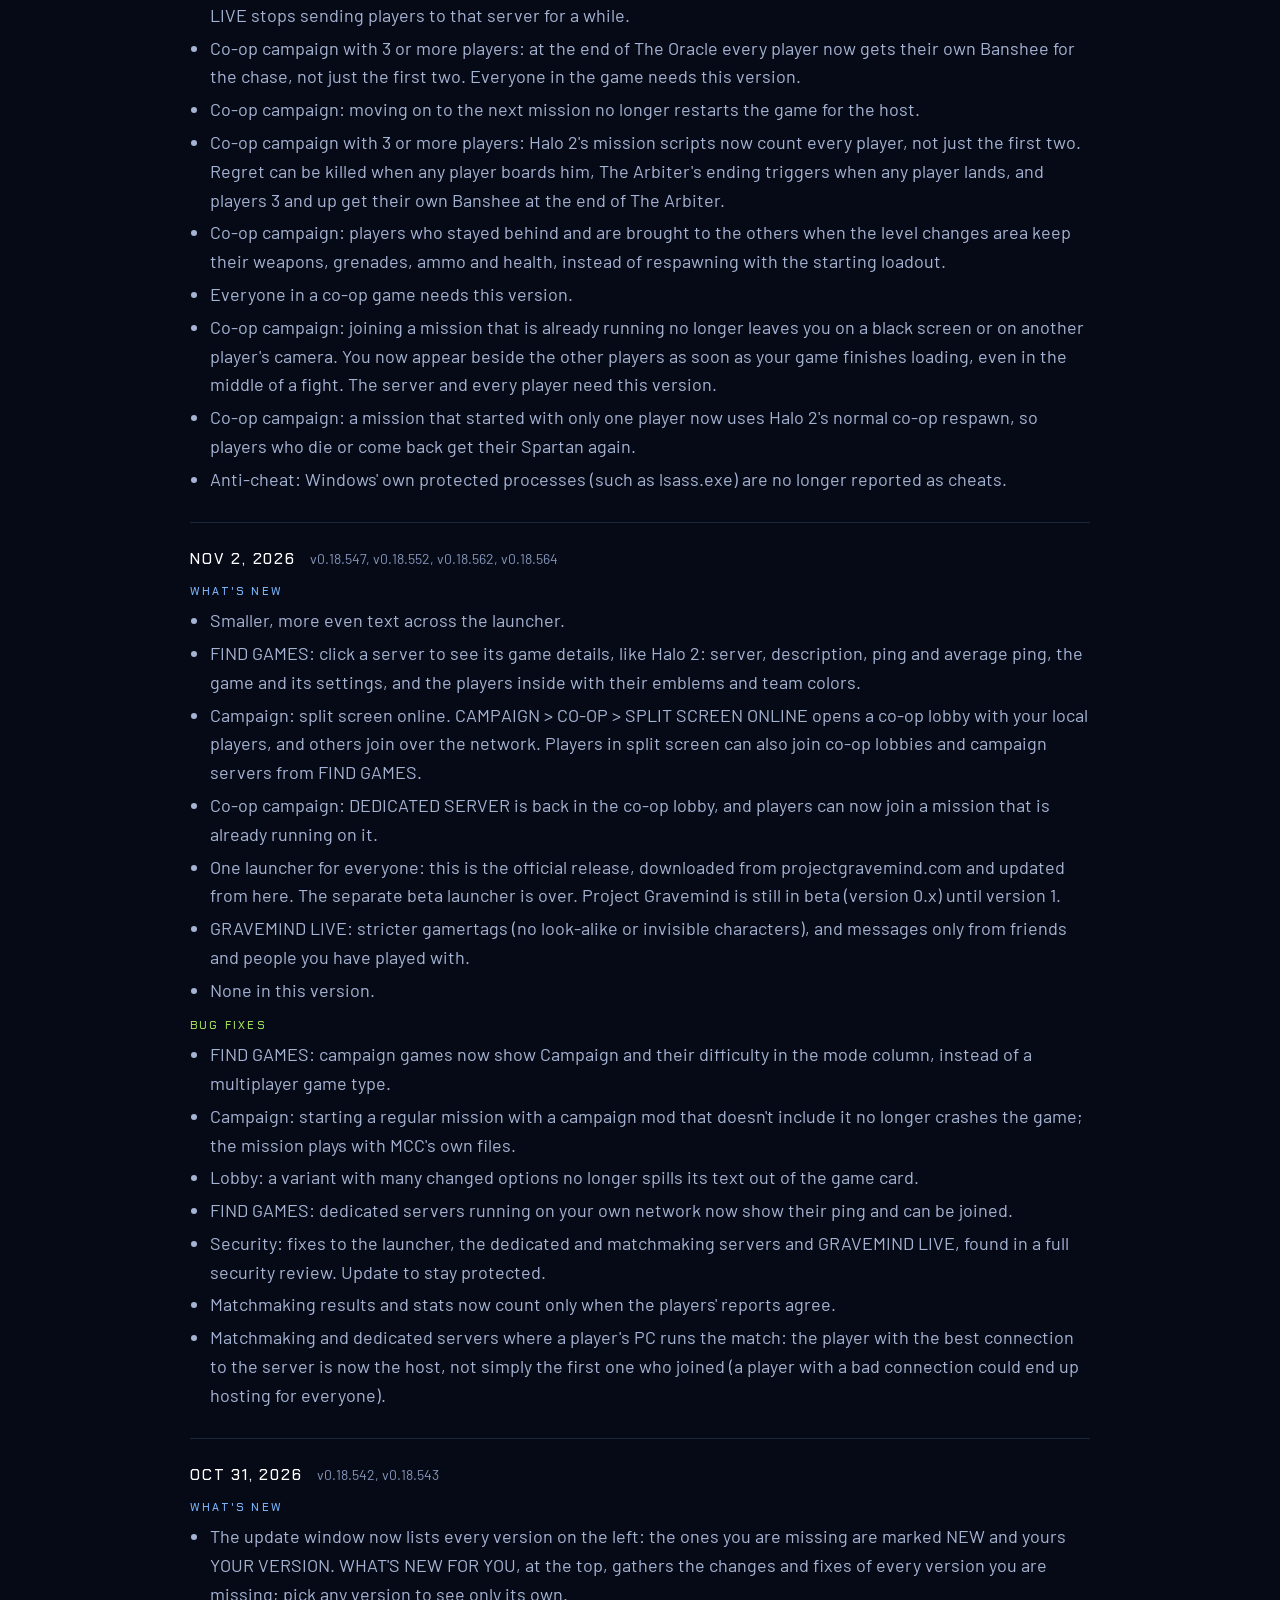
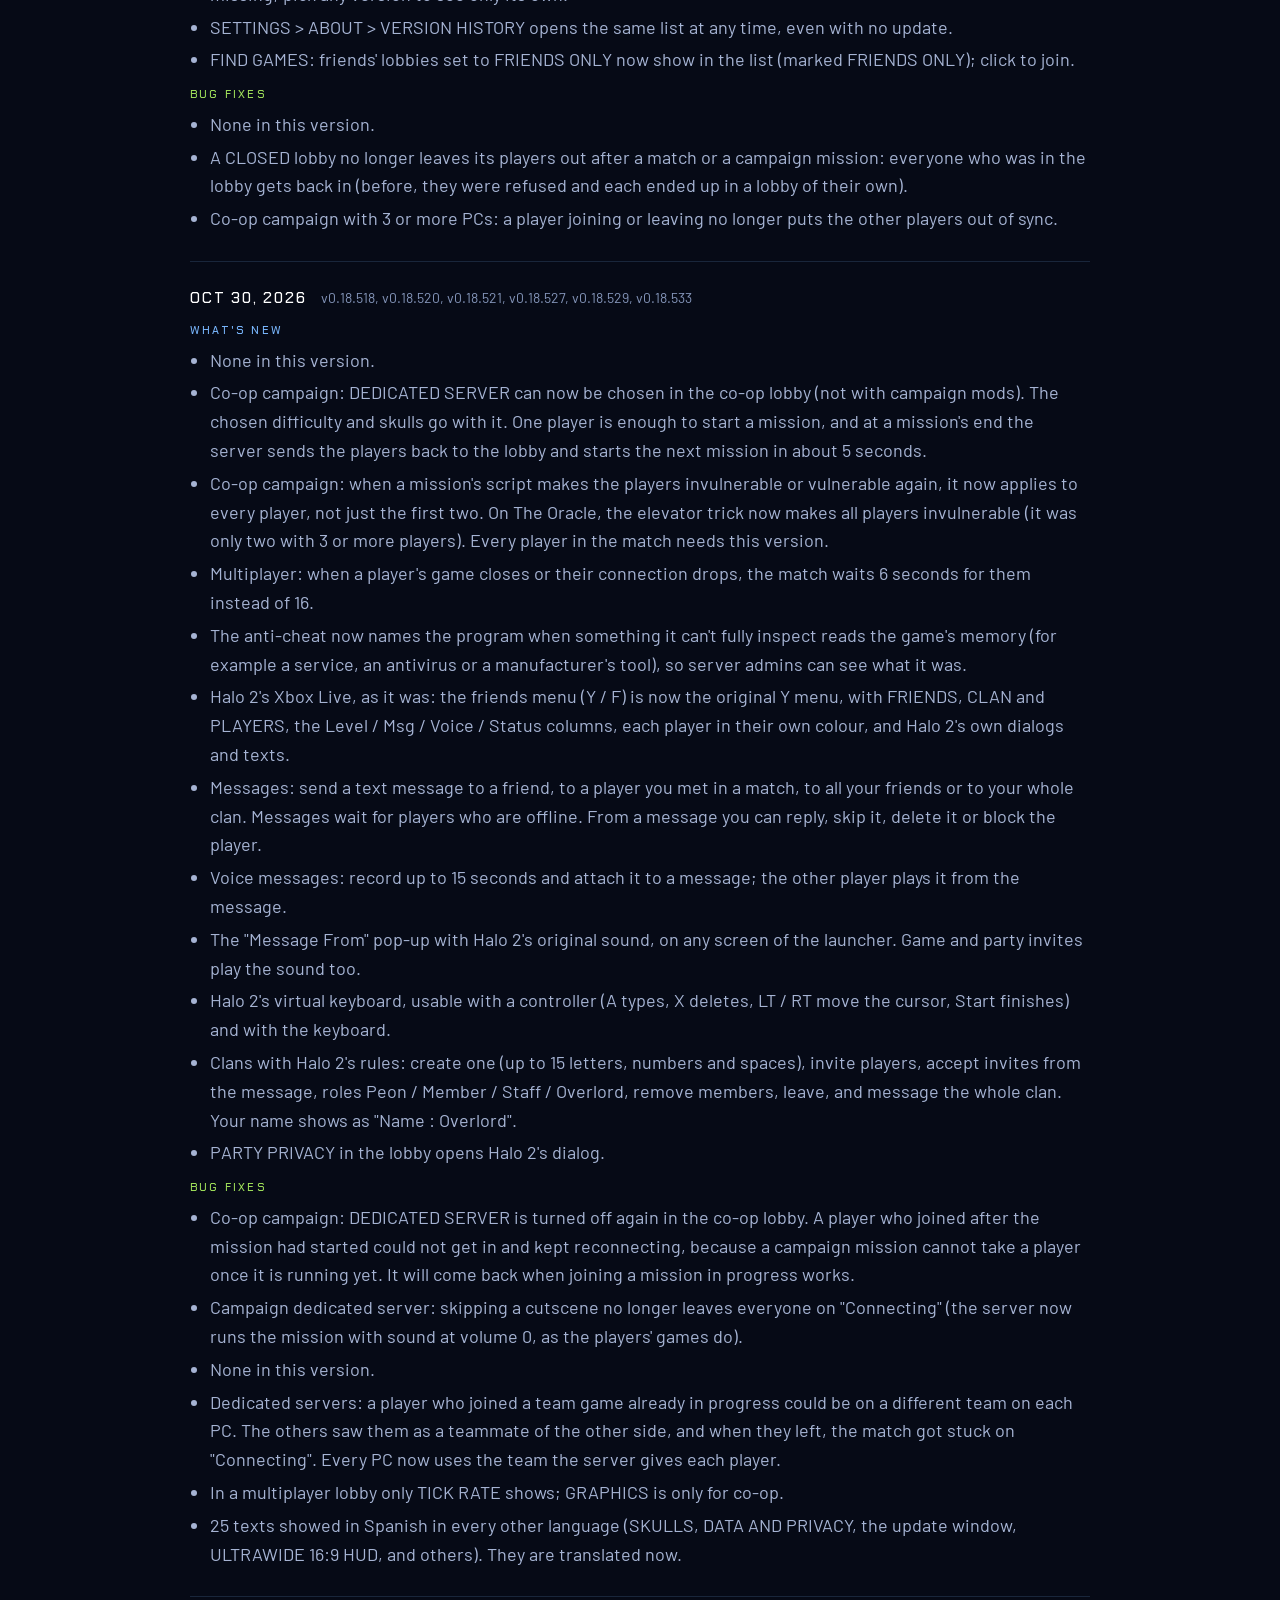
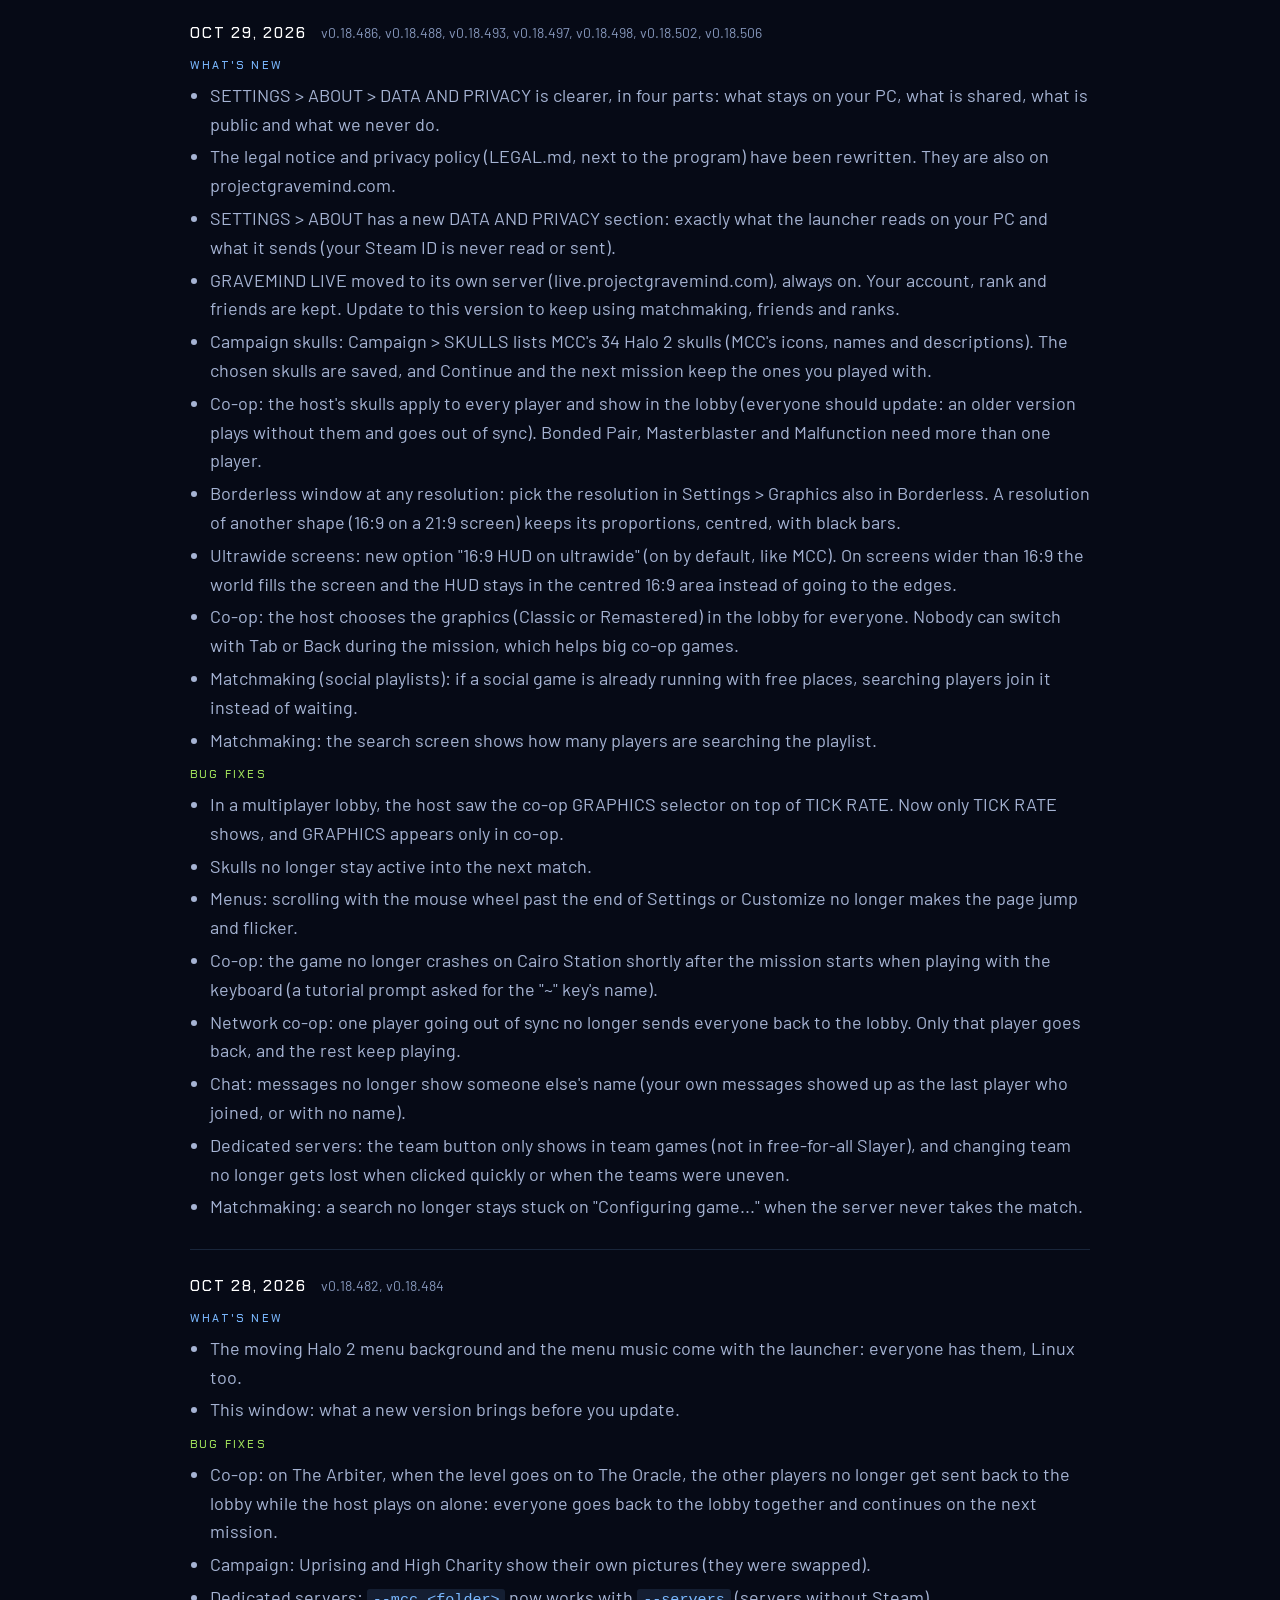
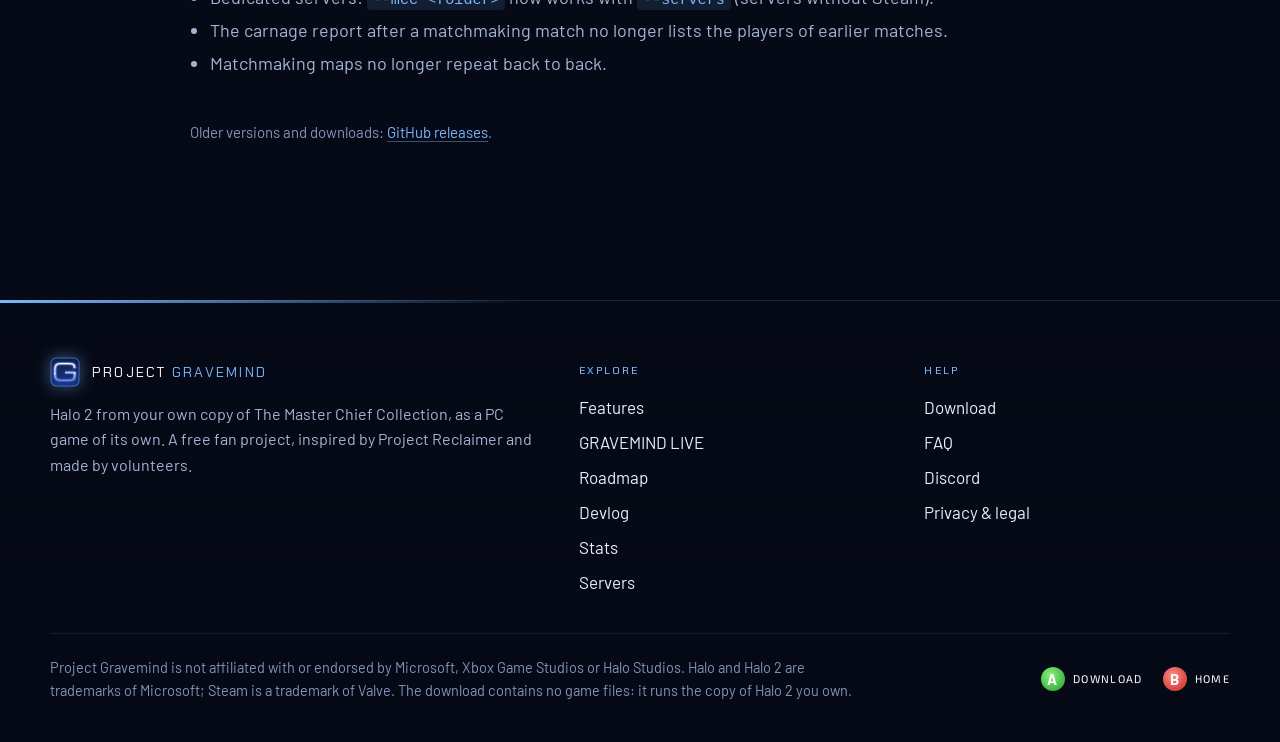
<file: devlog.html>
<!doctype html>
<html lang="en" data-lang="en">
<head>
<meta charset="utf-8">
<meta name="viewport" content="width=device-width, initial-scale=1">
<title>Devlog · Project Gravemind</title>
<meta name="description" content="Every Project Gravemind version as it was published: what's new and what was fixed, day by day.">
<meta name="theme-color" content="#030814">
<meta property="og:type" content="website">
<meta property="og:site_name" content="Project Gravemind">
<meta property="og:title" content="Devlog · Project Gravemind">
<meta property="og:description" content="Every Project Gravemind version as it was published: what's new and what was fixed, day by day.">
<meta property="og:image" content="https://projectgravemind.com/img/ingame.jpg">
<meta property="og:url" content="https://projectgravemind.com/devlog.html">
<meta name="twitter:card" content="summary_large_image">
<link rel="canonical" href="https://projectgravemind.com/devlog.html">
<link rel="icon" href="img/logo.png" type="image/png">
<link rel="preconnect" href="https://fonts.googleapis.com">
<link rel="preconnect" href="https://fonts.gstatic.com" crossorigin>
<link href="https://fonts.googleapis.com/css2?family=Barlow:wght@400;500;600&family=Chakra+Petch:wght@500;600&family=Exo+2:ital,wght@0,200;0,300;0,400;0,500;1,200;1,300&display=swap" rel="stylesheet">
<link rel="stylesheet" href="style.css">
</head>
<body class="devlog">
<a class="skip" href="#main"><span lang="en">Skip to content</span><span lang="es">Saltar al contenido</span></a>
<div class="bg" aria-hidden="true"><video muted loop playsinline autoplay preload="none" poster="media/hero-poster.jpg" tabindex="-1"></video></div>
<div class="bg-lines" aria-hidden="true"></div>
<header class="topbar">
  <div class="topbar-in">
    <a class="brand" href="index.html"><img src="img/logo.png" alt="" width="30" height="30"><span><span class="long">PROJECT </span><b>GRAVEMIND</b></span></a>
    <nav class="nav" aria-label="Main">
      <a href="index.html"><span lang="en">Home</span><span lang="es">Inicio</span></a>
      <a href="features.html"><span lang="en">Features</span><span lang="es">Funciones</span></a>
      <a href="live.html">GRAVEMIND LIVE</a>
      <a href="roadmap.html"><span lang="en">Roadmap</span><span lang="es">Hoja de ruta</span></a>
      <a href="devlog.html" class="on" aria-current="page">Devlog</a>
      <a href="stats.html"><span lang="en">Stats</span><span lang="es">Estadísticas</span></a>
      <a href="faq.html">FAQ</a>
    </nav>
    <div class="top-actions">
      <div class="lang" role="group" aria-label="Language / Idioma">
        <button type="button" data-set-lang="en" aria-label="English">EN</button>
        <button type="button" data-set-lang="es" aria-label="Español">ES</button>
      </div>
      <a class="btn-sm" href="download.html"><span lang="en">Download</span><span lang="es">Descargar</span></a>
    </div>
  </div>
</header>
<main id="main">

<section class="page-hero"><div class="wrap">
  <div class="section-head"><p class="eyebrow"><span lang="en">Devlog</span><span lang="es">Devlog</span></p><h1 class="h"><span lang="en">From the build</span><span lang="es">Desde el código</span></h1><p class="lead"><span lang="en">Every published version, as its notes said it, grouped by day.</span><span lang="es">Cada versión publicada, tal como lo dijeron sus notas, agrupada por día.</span></p></div>
</div></section>
<section class="tight"><div class="wrap dlog">
  <article class="dentry reveal" id="d2026-11-10"><div class="dmeta"><span class="ddate"><span lang="en">NOV 10, 2026</span><span lang="es">10 NOV 2026</span></span><span class="dver">v0.18.667, v0.18.668</span></div><div class="dblock new"><h4><span lang="en">What's new</span><span lang="es">Novedades</span></h4><ul lang="en"><li>The launcher's menus are lighter to draw on every PC.</li><li>The log now records how smoothly the main menu and its background video run, minute by minute when they slow down. It helps us track down the slow main menu some Linux players reported: if it happens to you, please send us your h2gravemind.log.</li></ul><ul lang="es"><li>Los menús del launcher son más livianos de dibujar en todos los PC.</li><li>El registro ahora anota qué tan fluidos van el menú principal y su video de fondo, minuto a minuto cuando se ponen lentos. Nos ayuda a encontrar el menú principal lento que reportaron algunos jugadores de Linux: si te pasa, envíanos tu h2gravemind.log.</li></ul></div><div class="dblock fix"><h4><span lang="en">Bug fixes</span><span lang="es">Correcciones</span></h4><ul lang="en"><li>Linux / Steam Deck (Proton, Wine): the main menu no longer slows down the longer it stays open. It used to drop from over 100 frames a second to 30-65 within a few minutes.</li></ul><ul lang="es"><li>Linux / Steam Deck (Proton, Wine): el menú principal ya no se pone más lento mientras más tiempo está abierto. Antes bajaba de más de 100 cuadros por segundo a 30-65 en pocos minutos.</li></ul></div></article><article class="dentry reveal" id="d2026-11-09"><div class="dmeta"><span class="ddate"><span lang="en">NOV 9, 2026</span><span lang="es">9 NOV 2026</span></span><span class="dver">v0.18.644, v0.18.645, v0.18.646, v0.18.648, v0.18.653, v0.18.655, v0.18.657, v0.18.660</span></div><div class="dblock new"><h4><span lang="en">What's new</span><span lang="es">Novedades</span></h4><ul lang="en"><li>Campaign: if you play as the Elite, you are now the multiplayer Elite, with his multiplayer animations (jumping, running, throwing grenades), on every mission.</li><li>In team games the Arbiter plays as the multiplayer Elite, so his team's colour shows. In free for all he is still the Arbiter. CUSTOMIZE explains it.</li><li>CUSTOMIZE now shows the character you chose: the Arbiter has his own 3D model, in your colours and poses.</li><li>The lobby's start countdown beeps every second with Halo 2's own countdown sound, read from your MCC files.</li><li>The virtual keyboard's click now also comes from your MCC files.</li><li>The Heretic is no longer offered in CUSTOMIZE for now; if you had him, you are the Arbiter.</li><li>The Arbiter and the Heretic on every campaign mission: with IN THE CAMPAIGN &gt; MY CHARACTER, a mission that does not have your character (for example Outskirts) now gets him. The launcher builds a copy of that mission's map from your own MCC files the first time (a couple of seconds) and keeps it. The Arbiter plays with his own arms and animations, in classic and Anniversary graphics.</li><li>Known limits: the added character has no voice or pain sounds yet, and the Heretic's HUD shows no grenades or shield.</li><li>Co-op lobby: the host can change the mission and difficulty from the same lobby with GAME SETUP, without closing it; the players stay and see the new mission at once.</li><li>The Arbiter in multiplayer: with ARBITER chosen in CUSTOMIZE you now play as the Arbiter in online games too (dedicated servers, custom games and matchmaking), with his own first-person arms and the Covenant HUD. The Heretic still plays as an Elite in multiplayer.</li><li>Everyone in a match needs this version: a player who has not updated will not see the Arbiter properly.</li><li>Elite armour: with the Elite chosen, CUSTOMIZE now has HELMET (Base, Councilor, Honor Guard, Ultra), HEAD (Base, Spec Ops), LIGHTS and HONOR GUARD ORNAMENTS. The 3D model shows your pieces, and everyone in the match sees them on your Elite (multiplayer).</li><li>In multiplayer the Arbiter and the Heretic now play as Elites; in the campaign every character stays as you chose it.</li><li>Your armour colours in the campaign: with IN THE CAMPAIGN &gt; MY CHARACTER, your Spartan or Elite wears your profile's primary and secondary colours on every mission (solo, split screen and co-op). THE MISSION'S keeps Halo 2's colours.</li><li>Playable characters: CUSTOMIZE &gt; PREFERRED SPECIES now has SPARTAN, ELITE, ARBITER and HERETIC (the Heretic leader of The Oracle).</li><li>Your character in the campaign: IN THE CAMPAIGN &gt; MY CHARACTER (the default) plays every mission as your own character, solo, in split screen and in co-op; THE MISSION'S keeps the Master Chief or the Arbiter, as in Halo 2.</li><li>The Arbiter in multiplayer. The Heretic is only in the missions The Arbiter and The Oracle; anywhere else, and in multiplayer, he plays as an Elite.</li><li>Known limit: each mission only carries its own character's first-person arms, so an Elite on a Master Chief mission sees Spartan arms (the others see him as an Elite).</li></ul><ul lang="es"><li>Campaña: si juegas con el Élite, ahora eres el Élite de multijugador, con sus animaciones de multijugador (saltar, correr, lanzar granadas), en todas las misiones.</li><li>En partidas por equipos el Inquisidor juega como el Élite de multijugador, para que se vea el color de su equipo. En todos contra todos sigue siendo el Inquisidor. PERSONALIZAR lo explica.</li><li>PERSONALIZAR ahora muestra el personaje que elegiste: el Inquisidor tiene su propio modelo 3D, con tus colores y poses.</li><li>La cuenta atrás de inicio en la sala suena cada segundo con el sonido original de Halo 2, leído de tus archivos de MCC.</li><li>El clic del teclado virtual ahora también sale de tus archivos de MCC.</li><li>Por ahora el Hereje ya no se ofrece en PERSONALIZAR; si lo tenías elegido, ahora eres el Inquisidor.</li><li>El Inquisidor y el Hereje en todas las misiones de la campaña: con EN LA CAMPAÑA &gt; MI PERSONAJE, una misión que no trae a tu personaje (por ejemplo Las Afueras) ahora lo tiene. La primera vez el launcher genera una copia del mapa de esa misión a partir de tus archivos de MCC (un par de segundos) y la guarda. El Inquisidor juega con sus brazos y animaciones, con gráficos clásicos y Anniversary.</li><li>Límites conocidos: el personaje añadido todavía no tiene voz ni sonidos de daño, y el HUD del Hereje no muestra granadas ni escudo.</li><li>Sala de co-op: el anfitrión puede cambiar la misión y la dificultad desde la misma sala con CONFIG. DE JUEGO, sin cerrarla; los jugadores se quedan y ven la nueva misión al instante.</li><li>El Inquisidor en multijugador: con INQUISIDOR elegido en PERSONALIZAR ahora juegas como el Inquisidor también en partidas en línea (servidores dedicados, partidas personalizadas y matchmaking), con sus brazos en primera persona y el HUD del Covenant. El Hereje sigue jugando como Élite en multijugador.</li><li>Todos en la partida necesitan esta versión: quien no haya actualizado no verá bien al Inquisidor.</li><li>Armaduras del Élite: con el Élite elegido, PERSONALIZAR ahora tiene CASCO (Base, Consejero, Guardia de honor, Ultra), CABEZA (Base, Operaciones especiales), LUCES y ADORNOS DE LA GUARDIA. El modelo 3D muestra tus piezas y todos en la partida las ven en tu Élite (multijugador).</li><li>En multijugador el Inquisidor y el Hereje ahora juegan como Élite; en la campaña cada personaje sigue como lo elegiste.</li><li>Tus colores de armadura en la campaña: con EN LA CAMPAÑA &gt; MI PERSONAJE, tu Spartan o tu Élite lleva el color primario y el secundario de tu perfil en todas las misiones (solo, pantalla dividida y co-op). EL DE LA MISIÓN mantiene los colores de Halo 2.</li><li>Personajes jugables: PERSONALIZAR &gt; ESPECIE PREFERIDA ahora tiene SPARTAN, ÉLITE, INQUISIDOR y HEREJE (el líder hereje de El Oráculo).</li><li>Tu personaje en la campaña: EN LA CAMPAÑA &gt; MI PERSONAJE (por defecto) juega cada misión con tu propio personaje, solo, en pantalla dividida y en co-op; EL DE LA MISIÓN mantiene al Jefe Maestro o al Inquisidor, como en Halo 2.</li><li>El Inquisidor en multijugador. El Hereje solo está en las misiones El Inquisidor y El Oráculo; en las demás y en multijugador juega como un Élite.</li><li>Límite conocido: cada misión solo trae los brazos en primera persona de su personaje, así que un Élite en una misión del Jefe Maestro ve brazos de Spartan (los demás lo ven como Élite).</li></ul></div><div class="dblock fix"><h4><span lang="en">Bug fixes</span><span lang="es">Correcciones</span></h4><ul lang="en"><li>The menu music and Project Gravemind's own menu background video are back: version 0.18.657 shipped without them (on Windows and Linux).</li><li>The campaign's mission copies with your character now always fit, also on the missions with little room left (Cairo Station, Delta Halo, the intro).</li><li>The Elite's armour pieces (HELMET, HEAD, LIGHTS, HONOR GUARD ORNAMENTS) only show in CUSTOMIZE when the Elite is chosen.</li><li>No bug fixes in this version.</li><li>With the Arbiter chosen in CUSTOMIZE you could not get into dedicated servers or other players' games (you were left with no character and a GAME OVER screen). Fixed.</li><li>Characters: a Spartan or an Elite looks the same to players who have not updated yet; only the Arbiter is new to them.</li><li>FORGE's texts (its page, the in-game page, the palette and the HUD) and the CREATE GAME description are now translated into every language; they showed in Spanish.</li></ul><ul lang="es"><li>Vuelven la música del menú y el video de fondo propio de Project Gravemind: la versión 0.18.657 salió sin ellos (en Windows y en Linux).</li><li>Las copias de las misiones de la campaña con tu personaje ahora siempre caben, también en las misiones con poco espacio (Estación Cairo, Halo Delta, la introducción).</li><li>Las piezas de armadura del Élite (CASCO, CABEZA, LUCES, ADORNOS DE LA GUARDIA) solo aparecen en PERSONALIZAR cuando eliges el Élite.</li><li>Sin correcciones en esta versión.</li><li>Con el Inquisidor elegido en PERSONALIZAR no podías entrar a los servidores dedicados ni a partidas de otros jugadores (te quedabas sin personaje y con la pantalla de GAME OVER). Arreglado.</li><li>Personajes: un Spartan o un Élite se ve igual para los jugadores que todavía no han actualizado; solo el Inquisidor es nuevo para ellos.</li><li>Los textos de FORGE (su página, la de la partida, la paleta y el HUD) y la descripción de CREAR PARTIDA ya están traducidos a todos los idiomas; salían en español.</li></ul></div></article><article class="dentry reveal" id="d2026-11-07"><div class="dmeta"><span class="ddate"><span lang="en">NOV 7, 2026</span><span lang="es">7 NOV 2026</span></span><span class="dver">v0.18.632, v0.18.640</span></div><div class="dblock new"><h4><span lang="en">What's new</span><span lang="es">Novedades</span></h4><ul lang="en"><li>FORGE in the main menu: build on any multiplayer map, and on your mods' maps. Put weapons, vehicles, equipment and the map's objects where you look, grab them, turn them, move them nearer or farther and delete them (the map's own ones too), then save the layout and edit it again later. In the game: I or Esc &gt; FORGE.</li><li>FORGE with friends: NEW WITH FRIENDS (or WITH FRIENDS beside a saved layout) opens your lobby and your friends build with you.</li><li>FORGE: PLAY beside a saved layout plays it in your lobby with the game type you choose; its objects are there for everyone.</li><li>The Halo 2 Forge mod (Mombasa Coast) plays from FORGE with its own Forge menu.</li><li>GRAVEMIND LIVE now has CREATE GAME; FIND GAMES and CREATE GAME left the main menu (custom games are under CUSTOM GAMES).</li><li>Loading screen: the map's name is smaller, in Halo 2's title font, and long names fit the screen.</li><li>None in this version.</li></ul><ul lang="es"><li>FORGE en el menú principal: construye en cualquier mapa multijugador y en los mapas de tus mods. Pon armas, vehículos, equipamiento y objetos del mapa donde miras, agárralos, gíralos, acércalos o aléjalos y bórralos (también los del propio mapa); luego guarda el diseño y vuelve a editarlo cuando quieras. En la partida: I o Esc &gt; FORGE.</li><li>FORGE con amigos: NUEVO CON AMIGOS (o CON AMIGOS junto a un diseño guardado) abre tu sala y tus amigos construyen contigo.</li><li>FORGE: JUGAR junto a un diseño guardado lo juega en tu sala con el tipo de partida que elijas; sus objetos aparecen para todos.</li><li>El mod Halo 2 Forge (Mombasa Coast) se juega desde FORGE con su propio menú de Forge.</li><li>GRAVEMIND LIVE ahora tiene CREAR PARTIDA; BUSCAR PARTIDAS y CREAR PARTIDA salen del menú principal (las partidas personalizadas están en PARTIDAS PERSONALIZADAS).</li><li>Pantalla de carga: el nombre del mapa es más pequeño, con la letra de los títulos de Halo 2, y los nombres largos caben en la pantalla.</li><li>Ninguna en esta versión.</li></ul></div><div class="dblock fix"><h4><span lang="en">Bug fixes</span><span lang="es">Correcciones</span></h4><ul lang="en"><li>Mods: a campaign mod's own mission (not one of Halo 2's) no longer closes the game while loading.</li><li>Mods: the Halo 2 Forge menu was blank when the game was in Spanish; the mod's text is English only, so its mission plays with its English text.</li><li>Mods: Killtrocity 2 Map Pack maps no longer close the game when a player shoots another.</li><li>Mods: those maps no longer close the game sometimes while loading, including for the host when a player joins a match in progress.</li></ul><ul lang="es"><li>Mods: la misión propia de un mod de campaña (que no es de Halo 2) ya no cierra el juego al cargar.</li><li>Mods: el menú de Halo 2 Forge salía vacío con el juego en español; el mod solo trae sus textos en inglés, así que su misión se juega con ellos.</li><li>Mods: los mapas del Killtrocity 2 Map Pack ya no cierran el juego cuando un jugador le dispara a otro.</li><li>Mods: esos mapas ya no cierran el juego a veces al cargar, también al anfitrión cuando alguien entra a una partida ya empezada.</li></ul></div></article><article class="dentry reveal" id="d2026-11-06"><div class="dmeta"><span class="ddate"><span lang="en">NOV 6, 2026</span><span lang="es">6 NOV 2026</span></span><span class="dver">v0.18.611, v0.18.612, v0.18.613, v0.18.614, v0.18.615, v0.18.616, v0.18.618, v0.18.620, v0.18.628, v0.18.630</span></div><div class="dblock new"><h4><span lang="en">What's new</span><span lang="es">Novedades</span></h4><ul lang="en"><li>CHOOSE MAP: the maps are now grouped like this: Halo 2's own first, then each mod on its own with its name and its maps. Left / right (or a click on the tab) goes from one to the next.</li><li>Mod maps without a picture of their own show their mod's cover.</li><li>Carnage report: a new WEAPONS tab with each player's kills by weapon, most first.</li><li>Matchmaking: each playlist now shows how many players it has, counting those already playing its matches, not only those searching.</li><li>Matchmaking: Team Skirmish, Team Training and Team Carnage are no longer offered.</li><li>GRAVEMIND LIVE: your recent players are kept by account, so a player who changes their gamertag stays on your list.</li><li>Credits at the end of the campaign: after The Great Journey's ending, the Project Gravemind credits roll with Halo 2's menu music, with the difficulty and everyone who played that campaign. Alone, in split screen and online. B or Esc skips them.</li><li>None in this version.</li><li>Co-op with more than 2 players: more vehicles at the start of a mission. When a mission leaves vehicles for the players (Metropolis' Scorpion and Warthog, The Outskirts' Warthog, Delta Halo's bridge tank), one more of each now appears for every 2 players after the first two, lined up behind it. With 9 players on Metropolis there are 5 Scorpions and 5 Warthogs. With 1 or 2 players nothing changes. Everyone in the game needs this version.</li><li>Online co-op: each player now carries their weapons and grenades into the next mission, as in Halo 2 (on the missions where Halo 2 does it, such as The Outskirts into Metropolis). Works in hosted co-op games and on campaign dedicated servers. Everyone in the game needs this version.</li><li>Changing teams in the lobby is confirmed as in Halo 2: left / right only preview the team on your card; press X (Delete or X on the keyboard) or click to take it, B / Esc keep your team.</li><li>As many teams as Halo 2 allows on each map for each game type, read from the map itself: 8 in Slayer, 2 in Capture the Flag and Assault (4 on Foundation's multi flag). Dedicated servers now allow every team too.</li><li>Friend requests, clan invites and game / party invites now pop up like messages do.</li><li>Change teams as in Halo 2: in the lobby press X (Delete or X on the keyboard, or click your own card), then left / right to pick the team; your card takes its colour. Custom games have Halo 2's 8 teams; dedicated servers red and blue (the server's rule decides).</li><li>In a match, Esc &gt; CAMBIAR DE EQUIPO lists the teams you can join, in custom games and on dedicated servers.</li></ul><ul lang="es"><li>ELEGIR MAPA: los mapas se agrupan así: primero los de Halo 2 y después cada mod por separado, con su nombre y sus mapas. Izquierda / derecha (o un clic en la pestaña) pasan de uno a otro.</li><li>Los mapas de mods sin imagen propia muestran la portada de su mod.</li><li>Informe de la partida: una pestaña nueva, ARMAS, con las bajas de cada jugador por arma, de más a menos.</li><li>Matchmaking: cada lista muestra ahora cuántos jugadores tiene, contando también a los que ya están jugando sus partidas, no solo a los que buscan.</li><li>Matchmaking: Team Skirmish, Team Training y Team Carnage ya no se ofrecen.</li><li>GRAVEMIND LIVE: tus jugadores recientes se guardan por cuenta, así que quien cambia de nombre sigue en tu lista.</li><li>Créditos al terminar la campaña: tras el final de El Gran Viaje salen los créditos de Project Gravemind con la música del menú de Halo 2, con la dificultad y todos los que jugaron esa campaña. Solo, en pantalla dividida y en línea. B o Esc los saltan.</li><li>Ninguna en esta versión.</li><li>Cooperativo con más de 2 jugadores: más vehículos al empezar una misión. Cuando una misión deja vehículos para los jugadores (el Scorpion y el Warthog de Metrópolis, el Warthog de Las Afueras, el tanque del puente de Delta Halo), ahora sale uno más de cada uno por cada 2 jugadores después de los 2 primeros, en fila detrás. Con 9 jugadores en Metrópolis hay 5 Scorpions y 5 Warthogs. Con 1 o 2 jugadores no cambia nada. Todos los jugadores de la partida necesitan esta versión.</li><li>Cooperativo en línea: cada jugador se lleva ahora sus armas y granadas a la misión siguiente, como en Halo 2 (en las misiones donde Halo 2 lo hace, como de Las Afueras a Metrópolis). Funciona en partidas cooperativas alojadas y en los servidores dedicados de campaña. Todos los jugadores de la partida necesitan esta versión.</li><li>El cambio de equipo en la sala se confirma como en Halo 2: izquierda / derecha solo muestran el equipo en tu tarjeta; pulsa X (Supr o X en el teclado) o haz clic para elegirlo, B / Esc dejan tu equipo.</li><li>Tantos equipos como Halo 2 permite en cada mapa para cada tipo de juego, leídos del propio mapa: 8 en Asesino, 2 en Capturar la bandera y Asalto (4 en la multibandera de Cimientos). Los servidores dedicados ahora también permiten todos los equipos.</li><li>Las solicitudes de amistad, las invitaciones de clan y las invitaciones a partida o party ahora avisan igual que los mensajes.</li><li>Cambiar de equipo como en Halo 2: en la sala pulsa X (Supr o X en el teclado, o clic en tu tarjeta) y elige el equipo con izquierda / derecha; tu tarjeta toma su color. Las partidas personalizadas tienen los 8 equipos de Halo 2; los dedicados, rojo y azul (decide la regla del servidor).</li><li>En la partida, Esc &gt; CAMBIAR DE EQUIPO muestra la lista de equipos, en partidas personalizadas y en dedicados.</li></ul></div><div class="dblock fix"><h4><span lang="en">Bug fixes</span><span lang="es">Correcciones</span></h4><ul lang="en"><li>Mods: maps converted from the Xbox, such as the Killtrocity 2 Map Pack, now load the mod's map instead of another one, and the lobby no longer shows them as Lockout.</li><li>None in this version.</li><li>Co-op and campaign dedicated servers: winning The Great Journey now ends the campaign and brings everyone back to the lobby, instead of loading the mission again and again. A campaign dedicated server starts again from its first mission.</li><li>SETTINGS &gt; ABOUT: the master servers are HaloArchive, by B1GSTACK.</li><li>Dedicated servers: a player joining a mission that is already running is no longer thrown out while their game finishes loading a big map (for example The Quarantine Zone). The server and the player both need this version.</li><li>Co-op on dedicated servers: starting a new mission with everyone no longer sometimes takes a player out of it after 30 seconds, as if they had joined late (it happened at the start of Sacred Icon).</li><li>Split screen: the crosshair no longer blinks or changes size in every player's view. It followed only the first player (getting in or out of a vehicle, zooming) and changed everyone's crosshair.</li><li>The pause menu no longer runs below the bottom bar when it has many options.</li><li>The lobby's button hints no longer stick out of the bottom bar.</li><li>A player on a team other than red or blue showed up as blue on the scoreboard.</li><li>Co-op on dedicated servers: when a player's game leaves the mission on its own, the log now says why (the match's time, a pending map load, the session's state), to find the drops on The Outskirts. If it happens to you, send us your h2gravemind.log and engine.log.</li></ul><ul lang="es"><li>Mods: los mapas convertidos desde Xbox, como los del Killtrocity 2 Map Pack, ahora cargan el mapa del mod en vez de otro, y la sala ya no los muestra como Encerrona.</li><li>Ninguna en esta versión.</li><li>Cooperativo y servidores dedicados de campaña: ganar El Gran Viaje ahora termina la campaña y devuelve a todos a la sala, en vez de cargar la misión una y otra vez. Un servidor dedicado de campaña vuelve a empezar desde su primera misión.</li><li>AJUSTES &gt; ACERCA DE: los servidores maestros son HaloArchive, de B1GSTACK.</li><li>Servidores dedicados: un jugador que entra a una misión que ya está en marcha ya no es expulsado mientras su juego termina de cargar un mapa grande (por ejemplo Zona en cuarentena). El servidor y el jugador necesitan esta versión.</li><li>Cooperativo en servidores dedicados: al empezar una misión nueva con todos, a veces un jugador salía a los 30 segundos como si hubiera entrado tarde (pasó al empezar Icono Sagrado). Ya no pasa.</li><li>Pantalla dividida: la mira ya no parpadea ni cambia de tamaño en la vista de cada jugador. Seguía solo al primer jugador (subir o bajar de un vehículo, apuntar con zoom) y cambiaba la mira de todos.</li><li>El menú de pausa ya no se sale por debajo de la barra inferior cuando tiene muchas opciones.</li><li>Las teclas de ayuda de la sala ya no se salen de la barra inferior.</li><li>Un jugador en un equipo que no fuera rojo o azul salía como azul en el marcador.</li><li>Cooperativo en servidores dedicados: cuando el juego de un jugador sale solo de la misión, el log ahora dice por qué (el tiempo de la partida, si había una carga de mapa pendiente, el estado de la sesión), para encontrar las caídas en Las Afueras. Si te pasa, mándanos tu h2gravemind.log y tu engine.log.</li></ul></div></article><article class="dentry reveal" id="d2026-11-05"><div class="dmeta"><span class="ddate"><span lang="en">NOV 5, 2026</span><span lang="es">5 NOV 2026</span></span><span class="dver">v0.18.610</span></div><div class="dblock new"><h4><span lang="en">What's new</span><span lang="es">Novedades</span></h4><ul lang="en"><li>New dedicated servers: Escopadas (shotgun and energy sword, no grenades, first to 100 on Lockout and Midship), Campaign Heroic and Campaign Legendary (co-op from Cairo Station, up to 16 players, join a running mission).</li></ul><ul lang="es"><li>Nuevos servidores dedicados: Escopadas (escopeta y espada de energía, sin granadas, a 100 muertes en Encerrona y Centro de Nave), Campaign Heroic y Campaign Legendary (campaña cooperativa desde Estación El Cairo, hasta 16 jugadores, se puede entrar a una misión en curso).</li></ul></div><div class="dblock fix"><h4><span lang="en">Bug fixes</span><span lang="es">Correcciones</span></h4><ul lang="en"><li>Dedicated servers: when a player's game closes or loses its connection, everyone else keeps playing instead of waiting on "Configurando partida". The server drops that player within a few seconds.</li><li>When a game or server does not answer, the message now says which UDP port has to be opened (it always said 11774) and, for a dedicated server, that whoever hosts it has to open it.</li><li>The log now says which server did not answer and what happened while joining (waiting for the match in progress, full, closed), so problems are easier to track down.</li></ul><ul lang="es"><li>Servidores dedicados: cuando a un jugador se le cierra el juego o pierde la conexión, los demás siguen jugando en vez de quedarse en "Configurando partida". El servidor lo saca en pocos segundos.</li><li>Cuando una partida o un servidor no responde, el aviso dice qué puerto UDP hay que abrir (antes siempre decía 11774) y, si es un servidor dedicado, que lo tiene que abrir quien lo aloja.</li><li>El log ahora dice qué servidor no respondió y qué pasó al intentar entrar (esperando la partida en curso, llena, cerrada), para encontrar los problemas más rápido.</li></ul></div></article><article class="dentry reveal" id="d2026-11-04"><div class="dmeta"><span class="ddate"><span lang="en">NOV 4, 2026</span><span lang="es">4 NOV 2026</span></span><span class="dver">v0.18.593, v0.18.594, v0.18.596, v0.18.602, v0.18.604, v0.18.605</span></div><div class="dblock new"><h4><span lang="en">What's new</span><span lang="es">Novedades</span></h4><ul lang="en"><li>TICK RATE 30 (XBOX) now also uses the original Xbox rates of fire, like Project Cartographer's H2X: battle rifle, carbine, magnum, sniper rifle, shotgun, beam rifle, brute shot, plasma pistol, rocket launcher and both plasma rifles fire at their Xbox pace. Only in 30 tick multiplayer matches on Halo 2's own maps.</li><li>New option in SETTINGS &gt; KEYBOARD AND MOUSE: DUAL WIELD INVERSION, as in MCC. Its default, INVERT, is MCC's: the secondary fire button fires the right weapon.</li><li>Picking up a weapon, entering a vehicle or picking up a second weapon to dual wield now works as in MCC: hold the key ("Hold C to dual-wield").</li><li>New Discord invite: discord.gg/g9nvDa9wh</li></ul><ul lang="es"><li>TICK RATE 30 (XBOX) ahora también usa la cadencia de disparo de la Xbox original, como el H2X de Project Cartographer: el rifle de batalla, la carabina, la magnum, el francotirador, la escopeta, el rifle de haz, el lanzagranadas Brute, la pistola de plasma, el lanzacohetes y los dos rifles de plasma disparan al ritmo de la Xbox. Solo en partidas multijugador de tick rate 30 en los mapas de Halo 2.</li><li>Nueva opción en AJUSTES &gt; TECLADO Y RATÓN: INVERSIÓN PARA DOS ARMAS, como en MCC. Por defecto viene en INVERTIR, igual que en MCC: el disparo secundario dispara el arma derecha.</li><li>Recoger un arma, subir a un vehículo o tomar una segunda arma para usar dos a la vez ahora funciona como en MCC: hay que mantener la tecla ("Mantén C para usar dos armas").</li><li>Nueva invitación de Discord: discord.gg/g9nvDa9wh</li></ul></div><div class="dblock fix"><h4><span lang="en">Bug fixes</span><span lang="es">Correcciones</span></h4><ul lang="en"><li>TICK RATE 30 (XBOX) matches no longer freeze and close after a few minutes. At 30 ticks the engine wrote past the end of a block of its network memory; every block now has room to spare in those matches.</li><li>Dual wielding now works exactly like MCC: no more grenade or zoom when you fire right after picking up the second weapon. Grenades only come from the grenade key.</li><li>Dual wielding no longer fires the weapons the other way round (MCC's default inversion is now ours too).</li><li>Linux / Steam Deck (Proton, Wine): the line under the selected menu option fades out at both ends as on Windows, instead of a solid bar.</li><li>Linux / Steam Deck (Proton, Wine): the menus no longer show solid ovals over the selected option's text; the glow fades out as on Windows.</li><li>The Enter key in the button legend (SELECT) is no longer an empty box on Linux.</li><li>Dual wielding: the secondary fire key fires the left weapon and no longer throws a grenade or drops the left weapon (keyboard and mouse now use MCC's own bindings).</li><li>Opening the pause menu with Esc while firing no longer restarts the mission or goes back to the last checkpoint by itself.</li></ul><ul lang="es"><li>Las partidas con TICK RATE 30 (XBOX) ya no se congelan ni se cierran a los pocos minutos. A 30 ticks el motor escribía más allá del final de un bloque de su memoria de red; ahora cada bloque tiene espacio de sobra en esas partidas.</li><li>Las dos armas funcionan ahora igual que en MCC: ya no sale una granada ni el zoom al disparar justo después de tomar la segunda arma. Las granadas solo salen con su tecla.</li><li>Con dos armas, las armas ya no disparan al revés (ahora usamos la misma inversión por defecto que MCC).</li><li>Linux / Steam Deck (Proton, Wine): la línea bajo la opción elegida del menú se difumina en los extremos como en Windows, en vez de una barra sólida.</li><li>Linux / Steam Deck (Proton, Wine): los menús ya no muestran óvalos sólidos sobre el texto de la opción elegida; el brillo se difumina como en Windows.</li><li>La tecla Enter de la leyenda de botones (SELECCIONAR) ya no sale como un recuadro vacío en Linux.</li><li>Dos armas: la tecla de disparo secundario dispara el arma izquierda y ya no lanza una granada ni suelta el arma izquierda (el teclado y el ratón usan ahora las mismas asignaciones que MCC).</li><li>Abrir el menú de pausa con Esc mientras disparas ya no reinicia la misión ni vuelve solo al último punto de control.</li></ul></div></article><article class="dentry reveal" id="d2026-11-03"><div class="dmeta"><span class="ddate"><span lang="en">NOV 3, 2026</span><span lang="es">3 NOV 2026</span></span><span class="dver">v0.18.567, v0.18.571, v0.18.574, v0.18.580</span></div><div class="dblock new"><h4><span lang="en">What's new</span><span lang="es">Novedades</span></h4><ul lang="en"><li>Co-op campaign: playing alone or in split screen, each player starts the next mission with the weapons they finished the previous one with, on the missions where Halo 2 carries weapons over (Metropolis, for example). Online co-op will get this later.</li></ul><ul lang="es"><li>Campaña cooperativa: jugando solo o en pantalla dividida, cada jugador empieza la siguiente misión con las armas con que acabó la anterior, en las misiones donde Halo 2 conserva las armas (Metrópolis, por ejemplo). En el cooperativo en línea llegará más adelante.</li></ul></div><div class="dblock fix"><h4><span lang="en">Bug fixes</span><span lang="es">Correcciones</span></h4><ul lang="en"><li>Matchmaking: when GRAVEMIND LIVE sends you to a matchmaking server on your own network, the launcher now connects to it through your local network, so you can play on servers hosted in your own home.</li><li>Matchmaking: matches on a server nobody can reach no longer block your search afterwards, and GRAVEMIND LIVE stops sending players to that server for a while.</li><li>Co-op campaign with 3 or more players: at the end of The Oracle every player now gets their own Banshee for the chase, not just the first two. Everyone in the game needs this version.</li><li>Co-op campaign: moving on to the next mission no longer restarts the game for the host.</li><li>Co-op campaign with 3 or more players: Halo 2's mission scripts now count every player, not just the first two. Regret can be killed when any player boards him, The Arbiter's ending triggers when any player lands, and players 3 and up get their own Banshee at the end of The Arbiter.</li><li>Co-op campaign: players who stayed behind and are brought to the others when the level changes area keep their weapons, grenades, ammo and health, instead of respawning with the starting loadout.</li><li>Everyone in a co-op game needs this version.</li><li>Co-op campaign: joining a mission that is already running no longer leaves you on a black screen or on another player's camera. You now appear beside the other players as soon as your game finishes loading, even in the middle of a fight. The server and every player need this version.</li><li>Co-op campaign: a mission that started with only one player now uses Halo 2's normal co-op respawn, so players who die or come back get their Spartan again.</li><li>Anti-cheat: Windows' own protected processes (such as lsass.exe) are no longer reported as cheats.</li></ul><ul lang="es"><li>Matchmaking: cuando GRAVEMIND LIVE te manda a un servidor de matchmaking de tu propia red, el launcher ahora se conecta por tu red local, así que puedes jugar en servidores alojados en tu propia casa.</li><li>Matchmaking: las partidas en un servidor al que nadie puede llegar ya no bloquean tu búsqueda después, y GRAVEMIND LIVE deja de mandar jugadores a ese servidor durante un rato.</li><li>Campaña cooperativa con 3 o más jugadores: al final de El Oráculo cada jugador tiene ahora su propia Banshee para la persecución, no solo los dos primeros. Todos los jugadores de la partida necesitan esta versión.</li><li>Campaña cooperativa: pasar a la siguiente misión ya no reinicia el juego del host.</li><li>Campaña cooperativa con 3 o más jugadores: los scripts de las misiones de Halo 2 ahora cuentan a todos los jugadores, no solo a los dos primeros. Regret se puede matar aunque lo aborde cualquier jugador, el final de El Inquisidor se activa cuando aterriza cualquier jugador, y los jugadores 3 en adelante tienen su propia Banshee al final de El Inquisidor.</li><li>Campaña cooperativa: los jugadores que se quedaron atrás y el juego lleva junto a los demás al cambiar de zona conservan sus armas, granadas, munición y vida, en vez de reaparecer con el equipo inicial.</li><li>Todos los jugadores de una partida cooperativa necesitan esta versión.</li><li>Campaña cooperativa: entrar a una misión que ya está en marcha ya no te deja en pantalla negra ni en la cámara de otro jugador. Ahora apareces junto a los demás en cuanto tu juego termina de cargar, aunque haya combate. El servidor y todos los jugadores necesitan esta versión.</li><li>Campaña cooperativa: una misión que empezó con un solo jugador ahora usa la reaparición cooperativa normal de Halo 2, así que quien muere o vuelve a entrar recupera su Spartan.</li><li>Anticheat: los procesos protegidos de Windows (como lsass.exe) ya no se marcan como trampas.</li></ul></div></article><article class="dentry reveal" id="d2026-11-02"><div class="dmeta"><span class="ddate"><span lang="en">NOV 2, 2026</span><span lang="es">2 NOV 2026</span></span><span class="dver">v0.18.547, v0.18.552, v0.18.562, v0.18.564</span></div><div class="dblock new"><h4><span lang="en">What's new</span><span lang="es">Novedades</span></h4><ul lang="en"><li>Smaller, more even text across the launcher.</li><li>FIND GAMES: click a server to see its game details, like Halo 2: server, description, ping and average ping, the game and its settings, and the players inside with their emblems and team colors.</li><li>Campaign: split screen online. CAMPAIGN &gt; CO-OP &gt; SPLIT SCREEN ONLINE opens a co-op lobby with your local players, and others join over the network. Players in split screen can also join co-op lobbies and campaign servers from FIND GAMES.</li><li>Co-op campaign: DEDICATED SERVER is back in the co-op lobby, and players can now join a mission that is already running on it.</li><li>One launcher for everyone: this is the official release, downloaded from projectgravemind.com and updated from here. The separate beta launcher is over. Project Gravemind is still in beta (version 0.x) until version 1.</li><li>GRAVEMIND LIVE: stricter gamertags (no look-alike or invisible characters), and messages only from friends and people you have played with.</li><li>None in this version.</li></ul><ul lang="es"><li>Texto más pequeño y parejo en todo el launcher.</li><li>BUSCAR PARTIDAS: haz clic en un servidor para ver los datos de la partida, como en Halo 2: servidor, descripción, ping y ping medio, la partida y sus opciones, y los jugadores que hay dentro con su emblema y el color de su equipo.</li><li>Campaña: pantalla dividida en red. CAMPAÑA &gt; COOPERATIVO &gt; PANTALLA DIVIDIDA EN RED abre una sala cooperativa con tus jugadores locales, y los demás entran por la red. Los jugadores en pantalla dividida también pueden unirse a salas cooperativas y servidores de campaña desde BUSCAR PARTIDAS.</li><li>Campaña cooperativa: SERVIDOR DEDICADO vuelve a la sala cooperativa, y ahora se puede entrar a una misión que ya está en marcha en él.</li><li>Un solo launcher para todos: esta es la versión oficial, que se descarga desde projectgravemind.com y se actualiza desde aquí. El launcher beta aparte se terminó. Project Gravemind sigue en beta (versión 0.x) hasta la versión 1.</li><li>GRAVEMIND LIVE: gamertags más estrictos (sin caracteres parecidos ni invisibles), y mensajes solo de amigos y de gente con la que has jugado.</li><li>Ninguna en esta versión.</li></ul></div><div class="dblock fix"><h4><span lang="en">Bug fixes</span><span lang="es">Correcciones</span></h4><ul lang="en"><li>FIND GAMES: campaign games now show Campaign and their difficulty in the mode column, instead of a multiplayer game type.</li><li>Campaign: starting a regular mission with a campaign mod that doesn't include it no longer crashes the game; the mission plays with MCC's own files.</li><li>Lobby: a variant with many changed options no longer spills its text out of the game card.</li><li>FIND GAMES: dedicated servers running on your own network now show their ping and can be joined.</li><li>Security: fixes to the launcher, the dedicated and matchmaking servers and GRAVEMIND LIVE, found in a full security review. Update to stay protected.</li><li>Matchmaking results and stats now count only when the players' reports agree.</li><li>Matchmaking and dedicated servers where a player's PC runs the match: the player with the best connection to the server is now the host, not simply the first one who joined (a player with a bad connection could end up hosting for everyone).</li></ul><ul lang="es"><li>BUSCAR PARTIDAS: las partidas de campaña ahora muestran Campaña y su dificultad en la columna de modo, en vez de un tipo de partida de multijugador.</li><li>Campaña: empezar una misión normal con un mod de campaña que no la incluye ya no cierra el juego; la misión se juega con los archivos de MCC.</li><li>Sala: una variante con muchas opciones cambiadas ya no se sale de la tarjeta de la partida.</li><li>BUSCAR PARTIDAS: los servidores dedicados de tu propia red ahora muestran su ping y se puede entrar a ellos.</li><li>Seguridad: correcciones en el launcher, en los servidores dedicados y de matchmaking y en GRAVEMIND LIVE, encontradas en una revisión de seguridad completa. Actualiza para estar protegido.</li><li>Los resultados y estadísticas del matchmaking ahora solo cuentan cuando coinciden los reportes de los jugadores.</li><li>Matchmaking y servidores dedicados donde el PC de un jugador corre la partida: ahora el host es el jugador con mejor conexión al servidor, no simplemente el primero que entró (un jugador con mala conexión podía quedar de host para todos).</li></ul></div></article><article class="dentry reveal" id="d2026-10-31"><div class="dmeta"><span class="ddate"><span lang="en">OCT 31, 2026</span><span lang="es">31 OCT 2026</span></span><span class="dver">v0.18.542, v0.18.543</span></div><div class="dblock new"><h4><span lang="en">What's new</span><span lang="es">Novedades</span></h4><ul lang="en"><li>The update window now lists every version on the left: the ones you are missing are marked NEW and yours YOUR VERSION. WHAT'S NEW FOR YOU, at the top, gathers the changes and fixes of every version you are missing; pick any version to see only its own.</li><li>SETTINGS &gt; ABOUT &gt; VERSION HISTORY opens the same list at any time, even with no update.</li><li>FIND GAMES: friends' lobbies set to FRIENDS ONLY now show in the list (marked FRIENDS ONLY); click to join.</li></ul><ul lang="es"><li>La ventana de actualización ahora muestra todas las versiones a la izquierda: las que te faltan marcadas NUEVA y la tuya TU VERSIÓN. LO NUEVO PARA TI, arriba, junta las novedades y correcciones de todas las que te faltan; elige cualquier versión para ver solo las suyas.</li><li>AJUSTES &gt; ACERCA DE &gt; HISTORIAL DE VERSIONES abre la misma lista cuando quieras, aunque no haya actualización.</li><li>BUSCAR PARTIDAS: las salas de tus amigos en SOLO AMIGOS ahora salen en la lista (marcadas SOLO AMIGOS); un clic para unirse.</li></ul></div><div class="dblock fix"><h4><span lang="en">Bug fixes</span><span lang="es">Correcciones</span></h4><ul lang="en"><li>None in this version.</li><li>A CLOSED lobby no longer leaves its players out after a match or a campaign mission: everyone who was in the lobby gets back in (before, they were refused and each ended up in a lobby of their own).</li><li>Co-op campaign with 3 or more PCs: a player joining or leaving no longer puts the other players out of sync.</li></ul><ul lang="es"><li>Ninguna en esta versión.</li><li>Una sala CERRADA ya no deja fuera a sus jugadores después de una partida o de una misión de campaña: todos los que estaban en la sala vuelven a entrar (antes eran rechazados y cada uno acababa en una sala propia).</li><li>Campaña cooperativa con 3 o más PCs: que un jugador entre o salga ya no desincroniza a los demás.</li></ul></div></article><article class="dentry reveal" id="d2026-10-30"><div class="dmeta"><span class="ddate"><span lang="en">OCT 30, 2026</span><span lang="es">30 OCT 2026</span></span><span class="dver">v0.18.518, v0.18.520, v0.18.521, v0.18.527, v0.18.529, v0.18.533</span></div><div class="dblock new"><h4><span lang="en">What's new</span><span lang="es">Novedades</span></h4><ul lang="en"><li>None in this version.</li><li>Co-op campaign: DEDICATED SERVER can now be chosen in the co-op lobby (not with campaign mods). The chosen difficulty and skulls go with it. One player is enough to start a mission, and at a mission's end the server sends the players back to the lobby and starts the next mission in about 5 seconds.</li><li>Co-op campaign: when a mission's script makes the players invulnerable or vulnerable again, it now applies to every player, not just the first two. On The Oracle, the elevator trick now makes all players invulnerable (it was only two with 3 or more players). Every player in the match needs this version.</li><li>Multiplayer: when a player's game closes or their connection drops, the match waits 6 seconds for them instead of 16.</li><li>The anti-cheat now names the program when something it can't fully inspect reads the game's memory (for example a service, an antivirus or a manufacturer's tool), so server admins can see what it was.</li><li>Halo 2's Xbox Live, as it was: the friends menu (Y / F) is now the original Y menu, with FRIENDS, CLAN and PLAYERS, the Level / Msg / Voice / Status columns, each player in their own colour, and Halo 2's own dialogs and texts.</li><li>Messages: send a text message to a friend, to a player you met in a match, to all your friends or to your whole clan. Messages wait for players who are offline. From a message you can reply, skip it, delete it or block the player.</li><li>Voice messages: record up to 15 seconds and attach it to a message; the other player plays it from the message.</li><li>The "Message From" pop-up with Halo 2's original sound, on any screen of the launcher. Game and party invites play the sound too.</li><li>Halo 2's virtual keyboard, usable with a controller (A types, X deletes, LT / RT move the cursor, Start finishes) and with the keyboard.</li><li>Clans with Halo 2's rules: create one (up to 15 letters, numbers and spaces), invite players, accept invites from the message, roles Peon / Member / Staff / Overlord, remove members, leave, and message the whole clan. Your name shows as "Name : Overlord".</li><li>PARTY PRIVACY in the lobby opens Halo 2's dialog.</li></ul><ul lang="es"><li>Ninguna en esta versión.</li><li>Campaña cooperativa: en la sala cooperativa ya se puede elegir SERVIDOR DEDICADO (salvo con mods de campaña). Lleva la dificultad y las calaveras elegidas. Basta un jugador para empezar una misión, y al terminarla el servidor devuelve a los jugadores a la sala y empieza la siguiente misión en unos 5 segundos.</li><li>Campaña cooperativa: cuando el script de una misión vuelve invulnerables a los jugadores, o vulnerables otra vez, ahora se aplica a todos los jugadores y no solo a los dos primeros. En El Oráculo, el truco del ascensor ahora vuelve invulnerables a todos (con 3 o más jugadores solo lo eran dos). Todos los jugadores de la partida necesitan esta versión.</li><li>Multijugador: cuando el juego de un jugador se cierra o se le cae la conexión, la partida lo espera 6 segundos en vez de 16.</li><li>El antitrampas ahora da el nombre del programa cuando algo que no puede revisar del todo lee la memoria del juego (por ejemplo, un servicio, un antivirus o la herramienta de un fabricante), para que los administradores de los servidores sepan qué era.</li><li>El Xbox Live de Halo 2, como era: el menú de amigos (Y / F) ahora es el menú Y original, con AMIGOS, CLAN y JUGADORES, las columnas Nivel / Msj / Voz / Estado, cada jugador en su color y los diálogos y textos del propio Halo 2.</li><li>Mensajes: envía un mensaje de texto a un amigo, a un jugador con el que jugaste, a todos tus amigos o a todo tu clan. Los mensajes esperan a quien está desconectado. Desde un mensaje puedes responder, saltarlo, eliminarlo o bloquear al jugador.</li><li>Mensajes de voz: graba hasta 15 segundos y adjúntalo a un mensaje; el otro jugador lo escucha desde el mensaje.</li><li>El aviso "Mensaje de" con el sonido original de Halo 2, en cualquier pantalla del lanzador. Las invitaciones a partida y a grupo también suenan.</li><li>El teclado virtual de Halo 2, con mando (A escribe, X borra, LT / RT mueven el cursor, Start termina) y con teclado.</li><li>Clanes con las reglas de Halo 2: crea uno (hasta 15 letras, números y espacios), invita jugadores, acepta invitaciones desde el mensaje, papeles Peón / Miembro / Mando / Cabecilla, expulsa miembros, abandona el clan y envía mensajes a todo el clan. Tu nombre aparece como "Nombre : Cabecilla".</li><li>PRIVACIDAD DE GRUPO en la sala abre el diálogo de Halo 2.</li></ul></div><div class="dblock fix"><h4><span lang="en">Bug fixes</span><span lang="es">Correcciones</span></h4><ul lang="en"><li>Co-op campaign: DEDICATED SERVER is turned off again in the co-op lobby. A player who joined after the mission had started could not get in and kept reconnecting, because a campaign mission cannot take a player once it is running yet. It will come back when joining a mission in progress works.</li><li>Campaign dedicated server: skipping a cutscene no longer leaves everyone on "Connecting" (the server now runs the mission with sound at volume 0, as the players' games do).</li><li>None in this version.</li><li>Dedicated servers: a player who joined a team game already in progress could be on a different team on each PC. The others saw them as a teammate of the other side, and when they left, the match got stuck on "Connecting". Every PC now uses the team the server gives each player.</li><li>In a multiplayer lobby only TICK RATE shows; GRAPHICS is only for co-op.</li><li>25 texts showed in Spanish in every other language (SKULLS, DATA AND PRIVACY, the update window, ULTRAWIDE 16:9 HUD, and others). They are translated now.</li></ul><ul lang="es"><li>Campaña cooperativa: SERVIDOR DEDICADO vuelve a estar desactivado en la sala cooperativa. Un jugador que entraba con la misión ya empezada no podía unirse y se reconectaba una y otra vez, porque todavía no se puede añadir un jugador a una misión de campaña en marcha. Volverá cuando funcione entrar a una misión ya empezada.</li><li>Servidor dedicado de campaña: saltar una cinemática ya no deja a todos en "Conectando" (el servidor ahora ejecuta la misión con sonido a volumen 0, igual que los juegos de los jugadores).</li><li>Ninguna en esta versión.</li><li>Servidores dedicados: un jugador que entraba a una partida por equipos ya empezada podía quedar en un equipo distinto en cada PC. Los demás lo veían como aliado del otro equipo y, cuando salía, la partida se quedaba en "Conectando". Ahora todas las PCs usan el equipo que el servidor da a cada jugador.</li><li>En la sala de una partida multijugador solo aparece TICK RATE; GRÁFICOS es solo para el cooperativo.</li><li>25 textos salían en español en los demás idiomas (CALAVERAS, DATOS Y PRIVACIDAD, la ventana de actualización, HUD 16:9 EN ULTRAPANORÁMICO y otros). Ya están traducidos.</li></ul></div></article><article class="dentry reveal" id="d2026-10-29"><div class="dmeta"><span class="ddate"><span lang="en">OCT 29, 2026</span><span lang="es">29 OCT 2026</span></span><span class="dver">v0.18.486, v0.18.488, v0.18.493, v0.18.497, v0.18.498, v0.18.502, v0.18.506</span></div><div class="dblock new"><h4><span lang="en">What's new</span><span lang="es">Novedades</span></h4><ul lang="en"><li>SETTINGS &gt; ABOUT &gt; DATA AND PRIVACY is clearer, in four parts: what stays on your PC, what is shared, what is public and what we never do.</li><li>The legal notice and privacy policy (LEGAL.md, next to the program) have been rewritten. They are also on projectgravemind.com.</li><li>SETTINGS &gt; ABOUT has a new DATA AND PRIVACY section: exactly what the launcher reads on your PC and what it sends (your Steam ID is never read or sent).</li><li>GRAVEMIND LIVE moved to its own server (live.projectgravemind.com), always on. Your account, rank and friends are kept. Update to this version to keep using matchmaking, friends and ranks.</li><li>Campaign skulls: Campaign &gt; SKULLS lists MCC's 34 Halo 2 skulls (MCC's icons, names and descriptions). The chosen skulls are saved, and Continue and the next mission keep the ones you played with.</li><li>Co-op: the host's skulls apply to every player and show in the lobby (everyone should update: an older version plays without them and goes out of sync). Bonded Pair, Masterblaster and Malfunction need more than one player.</li><li>Borderless window at any resolution: pick the resolution in Settings &gt; Graphics also in Borderless. A resolution of another shape (16:9 on a 21:9 screen) keeps its proportions, centred, with black bars.</li><li>Ultrawide screens: new option "16:9 HUD on ultrawide" (on by default, like MCC). On screens wider than 16:9 the world fills the screen and the HUD stays in the centred 16:9 area instead of going to the edges.</li><li>Co-op: the host chooses the graphics (Classic or Remastered) in the lobby for everyone. Nobody can switch with Tab or Back during the mission, which helps big co-op games.</li><li>Matchmaking (social playlists): if a social game is already running with free places, searching players join it instead of waiting.</li><li>Matchmaking: the search screen shows how many players are searching the playlist.</li></ul><ul lang="es"><li>AJUSTES &gt; ACERCA DE &gt; DATOS Y PRIVACIDAD es más claro y está en cuatro partes: lo que se queda en tu PC, lo que se comparte, lo que es público y lo que nunca hacemos.</li><li>El aviso legal y la política de privacidad (LEGAL.md, junto al programa) están reescritos. También están en projectgravemind.com.</li><li>AJUSTES &gt; ACERCA DE tiene una nueva sección DATOS Y PRIVACIDAD: qué lee exactamente el lanzador en tu PC y qué envía (tu Steam ID nunca se lee ni se envía).</li><li>GRAVEMIND LIVE se mudó a su propio servidor (live.projectgravemind.com), siempre encendido. Tu cuenta, rango y amigos se mantienen. Actualiza a esta versión para seguir usando el matchmaking, los amigos y los rangos.</li><li>Calaveras en la campaña: Campaña &gt; CALAVERAS muestra las 34 calaveras de Halo 2 de MCC (con sus iconos, nombres y descripciones). Se guardan, y Continuar y la misión siguiente mantienen las calaveras con las que jugabas.</li><li>Cooperativo: las calaveras del host se aplican a todos y se ven en la sala (actualizad todos: una versión vieja juega sin ellas y se desincroniza). Pareja unida, Masterblaster y Avería necesitan más de un jugador.</li><li>Ventana sin bordes a cualquier resolución: elige la resolución en Ajustes &gt; Gráficos también en Sin bordes. Una resolución de otra forma (16:9 en una pantalla 21:9) mantiene sus proporciones, centrada, con franjas negras.</li><li>Pantallas ultrapanorámicas: nueva opción "HUD 16:9 en ultrapanorámico" (activada por defecto, como en MCC). En pantallas más anchas que 16:9 el mundo ocupa toda la pantalla y el HUD se queda en la zona 16:9 del centro en vez de irse a los bordes.</li><li>Cooperativo: el host elige los gráficos (Clásico o Remasterizado) en la sala para todos. Nadie puede cambiarlos con Tab ni con Back durante la misión, lo que ayuda en partidas grandes.</li><li>Matchmaking (listas sociales): si ya hay una partida social en marcha con sitio, quien busca entra en ella en vez de quedarse esperando.</li><li>Matchmaking: la pantalla de búsqueda muestra cuántos jugadores buscan esa lista.</li></ul></div><div class="dblock fix"><h4><span lang="en">Bug fixes</span><span lang="es">Correcciones</span></h4><ul lang="en"><li>In a multiplayer lobby, the host saw the co-op GRAPHICS selector on top of TICK RATE. Now only TICK RATE shows, and GRAPHICS appears only in co-op.</li><li>Skulls no longer stay active into the next match.</li><li>Menus: scrolling with the mouse wheel past the end of Settings or Customize no longer makes the page jump and flicker.</li><li>Co-op: the game no longer crashes on Cairo Station shortly after the mission starts when playing with the keyboard (a tutorial prompt asked for the "~" key's name).</li><li>Network co-op: one player going out of sync no longer sends everyone back to the lobby. Only that player goes back, and the rest keep playing.</li><li>Chat: messages no longer show someone else's name (your own messages showed up as the last player who joined, or with no name).</li><li>Dedicated servers: the team button only shows in team games (not in free-for-all Slayer), and changing team no longer gets lost when clicked quickly or when the teams were uneven.</li><li>Matchmaking: a search no longer stays stuck on "Configuring game..." when the server never takes the match.</li></ul><ul lang="es"><li>En la sala de una partida multijugador, el anfitrión veía el selector GRÁFICOS del cooperativo encima de TICK RATE. Ahora solo sale TICK RATE, y GRÁFICOS aparece únicamente en cooperativo.</li><li>Las calaveras ya no se quedan activas en la partida siguiente.</li><li>Menús: girar la rueda del ratón pasado el final de Ajustes o Personalizar ya no hace saltar y parpadear la página.</li><li>Cooperativo: el juego ya no se cierra en Estación Cairo poco después de empezar la misión al jugar con teclado (un aviso del tutorial pedía el nombre de la tecla "~").</li><li>Cooperativo en red: si un jugador se desincroniza, ya no vuelven todos a la sala. Solo vuelve ese jugador y los demás siguen jugando.</li><li>Chat: los mensajes ya no salen con el nombre de otro (los tuyos aparecían como del último en entrar, o sin nombre).</li><li>Servidores dedicados: el botón de equipo solo aparece en juegos por equipos (no en Slayer libre), y el cambio de equipo ya no se pierde al pulsar rápido o con equipos desiguales.</li><li>Matchmaking: la búsqueda ya no se queda en "Configurando partida..." cuando el servidor no toma la partida.</li></ul></div></article><article class="dentry reveal" id="d2026-10-28"><div class="dmeta"><span class="ddate"><span lang="en">OCT 28, 2026</span><span lang="es">28 OCT 2026</span></span><span class="dver">v0.18.482, v0.18.484</span></div><div class="dblock new"><h4><span lang="en">What's new</span><span lang="es">Novedades</span></h4><ul lang="en"><li>The moving Halo 2 menu background and the menu music come with the launcher: everyone has them, Linux too.</li><li>This window: what a new version brings before you update.</li></ul><ul lang="es"><li>El fondo animado del menú de Halo 2 y su música vienen con el launcher: todos los tienen, también en Linux.</li><li>Esta ventana: lo que trae una versión nueva antes de actualizar.</li></ul></div><div class="dblock fix"><h4><span lang="en">Bug fixes</span><span lang="es">Correcciones</span></h4><ul lang="en"><li>Co-op: on The Arbiter, when the level goes on to The Oracle, the other players no longer get sent back to the lobby while the host plays on alone: everyone goes back to the lobby together and continues on the next mission.</li><li>Campaign: Uprising and High Charity show their own pictures (they were swapped).</li><li>Dedicated servers: <code>--mcc &lt;folder&gt;</code> now works with <code>--servers</code> (servers without Steam).</li><li>The carnage report after a matchmaking match no longer lists the players of earlier matches.</li><li>Matchmaking maps no longer repeat back to back.</li></ul><ul lang="es"><li>Cooperativo: en El Inquisidor, al pasar a El Oráculo, los demás jugadores ya no vuelven a la sala mientras el host sigue solo: todos vuelven juntos a la sala y siguen en la misión siguiente.</li><li>Campaña: Alzamiento y Gran Caridad muestran su propia imagen (estaban cambiadas).</li><li>Servidores dedicados: <code>--mcc &lt;carpeta&gt;</code> ya funciona con <code>--servers</code> (servidores sin Steam).</li><li>El informe de la partida tras una partida de matchmaking ya no muestra a los jugadores de partidas anteriores.</li><li>Los mapas de matchmaking ya no se repiten seguidos.</li></ul></div></article>
  <p class="fine"><span lang="en">Older versions and downloads: <a href="https://github.com/BriRoz1/h2gravemind-releases/releases" target="_blank" rel="noopener">GitHub releases</a>.</span><span lang="es">Versiones anteriores y descargas: <a href="https://github.com/BriRoz1/h2gravemind-releases/releases" target="_blank" rel="noopener">versiones en GitHub</a>.</span></p>
</div></section>

</main>
<footer>
  <div class="foot">
    <div>
      <a class="brand" href="index.html"><img src="img/logo.png" alt="" width="30" height="30"><span>PROJECT <b>GRAVEMIND</b></span></a>
      <p><span lang="en">Halo 2 from your own copy of The Master Chief Collection, as a PC game of its own. A free fan project, inspired by Project Reclaimer and made by volunteers.</span><span lang="es">Halo 2 desde tu propia copia de The Master Chief Collection, como un juego de PC independiente. Un proyecto de fans gratuito, inspirado en Project Reclaimer y hecho por voluntarios.</span></p>
    </div>
    <div>
      <h4><span lang="en">Explore</span><span lang="es">Explora</span></h4>
      <ul>
        <li><a href="features.html"><span lang="en">Features</span><span lang="es">Funciones</span></a></li>
        <li><a href="live.html">GRAVEMIND LIVE</a></li>
        <li><a href="roadmap.html"><span lang="en">Roadmap</span><span lang="es">Hoja de ruta</span></a></li>
        <li><a href="devlog.html">Devlog</a></li>
        <li><a href="stats.html"><span lang="en">Stats</span><span lang="es">Estadísticas</span></a></li>
        <li><a href="servers.html"><span lang="en">Servers</span><span lang="es">Servidores</span></a></li>
      </ul>
    </div>
    <div>
      <h4><span lang="en">Help</span><span lang="es">Ayuda</span></h4>
      <ul>
        <li><a href="download.html"><span lang="en">Download</span><span lang="es">Descargar</span></a></li>
        <li><a href="faq.html"><span lang="en">FAQ</span><span lang="es">Preguntas frecuentes</span></a></li>
        <li><a href="https://discord.gg/g9nvDa9wh" target="_blank" rel="noopener">Discord</a></li>
        <li><a href="privacy.html"><span lang="en">Privacy &amp; legal</span><span lang="es">Privacidad y aviso legal</span></a></li>
      </ul>
    </div>
  </div>
  <div class="legal-line">
    <p><span lang="en">Project Gravemind is not affiliated with or endorsed by Microsoft, Xbox Game Studios or Halo Studios. Halo and Halo 2 are trademarks of Microsoft; Steam is a trademark of Valve. The download contains no game files: it runs the copy of Halo 2 you own.</span><span lang="es">Project Gravemind no tiene relación con Microsoft, Xbox Game Studios ni Halo Studios, ni cuenta con su respaldo. Halo y Halo 2 son marcas de Microsoft; Steam es una marca de Valve. La descarga no contiene archivos del juego: ejecuta la copia de Halo 2 que tienes.</span></p>
    <div class="legend" aria-hidden="true">
      <span><i class="a">A</i><a href="download.html" tabindex="-1"><span lang="en">DOWNLOAD</span><span lang="es">DESCARGAR</span></a></span>
      <span><i class="b">B</i><a href="index.html" tabindex="-1"><span lang="en">HOME</span><span lang="es">INICIO</span></a></span>
    </div>
  </div>
</footer>
<div class="viewer" id="viewer" tabindex="-1" role="dialog" aria-modal="true" aria-label="Screenshot"><img alt=""></div>
<script src="main.js"></script>
</body>
</html>
</file>
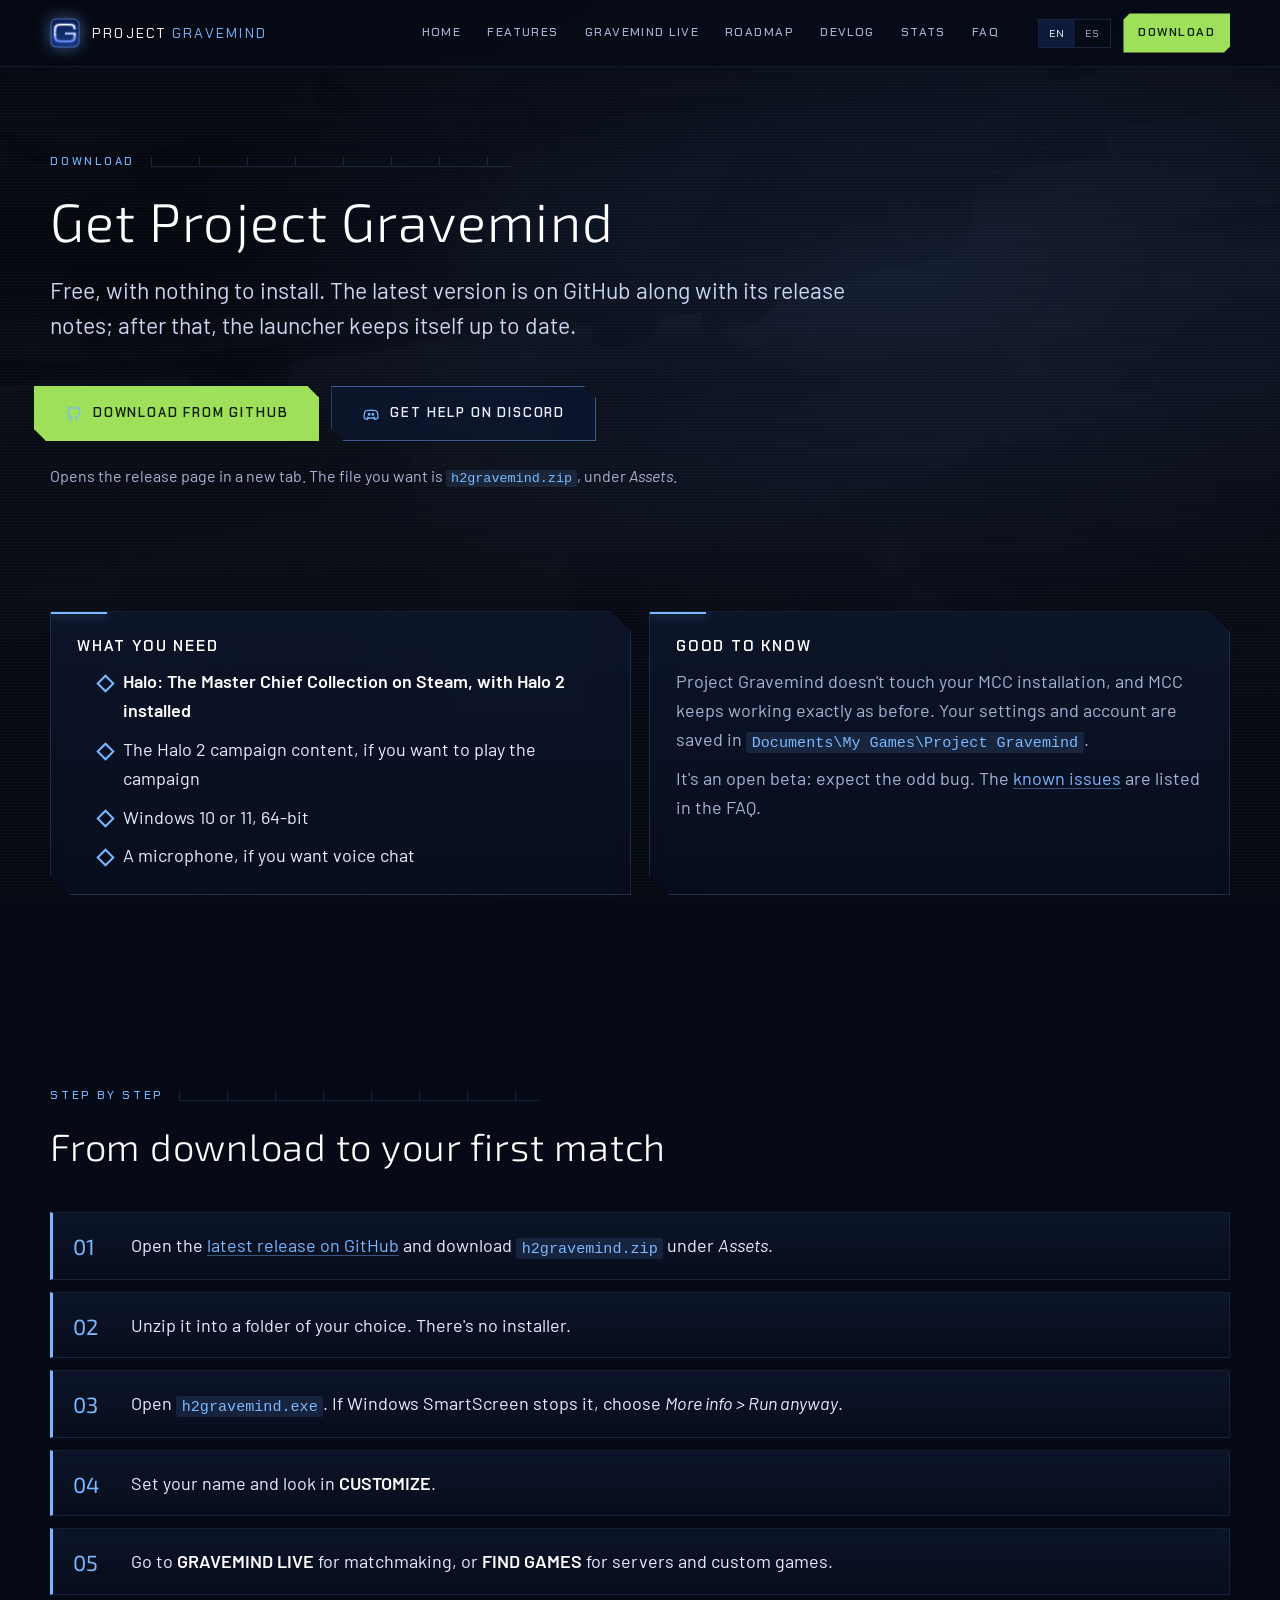
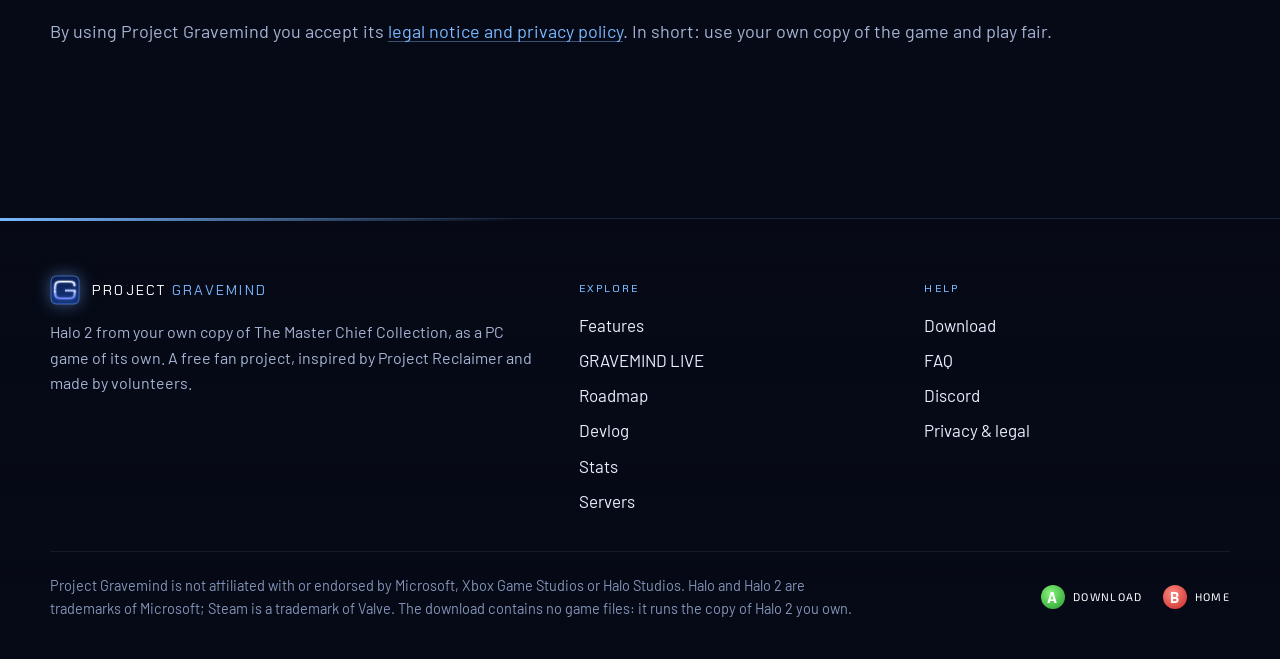
<file: download.html>
<!doctype html>
<html lang="en" data-lang="en">
<head>
<meta charset="utf-8">
<meta name="viewport" content="width=device-width, initial-scale=1">
<title>Download · Project Gravemind</title>
<meta name="description" content="Download Project Gravemind for free. You need Halo: The Master Chief Collection on Steam with Halo 2 installed.">
<meta name="theme-color" content="#030814">
<meta property="og:type" content="website">
<meta property="og:site_name" content="Project Gravemind">
<meta property="og:title" content="Download · Project Gravemind">
<meta property="og:description" content="Download Project Gravemind for free. You need Halo: The Master Chief Collection on Steam with Halo 2 installed.">
<meta property="og:image" content="https://projectgravemind.com/img/ingame.jpg">
<meta property="og:url" content="https://projectgravemind.com/download.html">
<meta name="twitter:card" content="summary_large_image">
<link rel="canonical" href="https://projectgravemind.com/download.html">
<link rel="icon" href="img/logo.png" type="image/png">
<link rel="preconnect" href="https://fonts.googleapis.com">
<link rel="preconnect" href="https://fonts.gstatic.com" crossorigin>
<link href="https://fonts.googleapis.com/css2?family=Barlow:wght@400;500;600&family=Chakra+Petch:wght@500;600&family=Exo+2:ital,wght@0,200;0,300;0,400;0,500;1,200;1,300&display=swap" rel="stylesheet">
<link rel="stylesheet" href="style.css">
</head>
<body class="download">
<a class="skip" href="#main"><span lang="en">Skip to content</span><span lang="es">Saltar al contenido</span></a>
<div class="bg" aria-hidden="true"><video muted loop playsinline autoplay preload="none" poster="media/hero-poster.jpg" tabindex="-1"></video></div>
<div class="bg-lines" aria-hidden="true"></div>
<header class="topbar">
  <div class="topbar-in">
    <a class="brand" href="index.html"><img src="img/logo.png" alt="" width="30" height="30"><span><span class="long">PROJECT </span><b>GRAVEMIND</b></span></a>
    <nav class="nav" aria-label="Main">
      <a href="index.html"><span lang="en">Home</span><span lang="es">Inicio</span></a>
      <a href="features.html"><span lang="en">Features</span><span lang="es">Funciones</span></a>
      <a href="live.html">GRAVEMIND LIVE</a>
      <a href="roadmap.html"><span lang="en">Roadmap</span><span lang="es">Hoja de ruta</span></a>
      <a href="devlog.html">Devlog</a>
      <a href="stats.html"><span lang="en">Stats</span><span lang="es">Estadísticas</span></a>
      <a href="faq.html">FAQ</a>
    </nav>
    <div class="top-actions">
      <div class="lang" role="group" aria-label="Language / Idioma">
        <button type="button" data-set-lang="en" aria-label="English">EN</button>
        <button type="button" data-set-lang="es" aria-label="Español">ES</button>
      </div>
      <a class="btn-sm" href="download.html" aria-current="page"><span lang="en">Download</span><span lang="es">Descargar</span></a>
    </div>
  </div>
</header>
<main id="main">

<section class="page-hero"><div class="wrap">
  <div class="section-head"><p class="eyebrow"><span lang="en">Download</span><span lang="es">Descarga</span></p><h1 class="h"><span lang="en">Get Project Gravemind</span><span lang="es">Consigue Project Gravemind</span></h1><p class="lead"><span lang="en">Free, with nothing to install. The latest version is on GitHub along with its release notes; after that, the launcher keeps itself up to date.</span><span lang="es">Gratis y sin instalación. La última versión está en GitHub junto con sus notas; a partir de ahí, el lanzador se mantiene al día solo.</span></p></div>
  <div class="actions"><span class="btn-wrap"><a class="btn" href="https://github.com/BriRoz1/h2gravemind-releases/releases/latest" target="_blank" rel="noopener"><svg class="ico" viewBox="0 0 24 24" fill="none" stroke="currentColor" stroke-width="1.6" stroke-linecap="round" stroke-linejoin="round"><path d="M9 19c-4.3 1.4-4.3-2.5-6-3m12 5v-3.5c0-1 .1-1.4-.5-2 2.8-.3 5.5-1.4 5.5-6a4.6 4.6 0 0 0-1.3-3.2 4.2 4.2 0 0 0-.1-3.2s-1.1-.3-3.5 1.3a12.3 12.3 0 0 0-6.2 0C6.5 2.8 5.4 3.1 5.4 3.1a4.2 4.2 0 0 0-.1 3.2A4.6 4.6 0 0 0 4 9.5c0 4.6 2.7 5.7 5.5 6-.6.6-.6 1.2-.5 2V21"/></svg><span lang="en">Download from GitHub</span><span lang="es">Descargar desde GitHub</span></a></span><span class="btn-wrap"><a class="btn ghost" href="https://discord.gg/g9nvDa9wh" target="_blank" rel="noopener"><svg class="ico" viewBox="0 0 24 24" fill="none" stroke="currentColor" stroke-width="1.6" stroke-linecap="round" stroke-linejoin="round"><path d="M8 7c-2 .4-3.3 1-4 1.6-1 2.6-1.6 5.6-1.2 8.6 1.4 1 2.8 1.6 4.2 2l1-1.7M16 7c2 .4 3.3 1 4 1.6 1 2.6 1.6 5.6 1.2 8.6-1.4 1-2.8 1.6-4.2 2l-1-1.7M7 16.5c3.2 1.4 6.8 1.4 10 0M8 7.5c2.6-.8 5.4-.8 8 0"/><circle cx="9.5" cy="12.5" r="1.1"/><circle cx="14.5" cy="12.5" r="1.1"/></svg><span lang="en">Get help on Discord</span><span lang="es">Ayuda en Discord</span></a></span></div>
  <p class="hero-note"><span lang="en">Opens the release page in a new tab. The file you want is <code>h2gravemind.zip</code>, under <i>Assets</i>.</span><span lang="es">Abre la página de la versión en una pestaña nueva. El archivo que buscas es <code>h2gravemind.zip</code>, en <i>Assets</i>.</span></p>
</div></section>

<section class="reveal"><div class="wrap grid two">
  <div class="panel">
    <h3><span lang="en">What you need</span><span lang="es">Qué necesitas</span></h3>
    <ul lang="en" class="ticks"><li><b>Halo: The Master Chief Collection on Steam, with Halo 2 installed</b></li><li>The Halo 2 campaign content, if you want to play the campaign</li><li>Windows 10 or 11, 64-bit</li><li>A microphone, if you want voice chat</li></ul><ul lang="es" class="ticks"><li><b>Halo: The Master Chief Collection en Steam, con Halo 2 instalado</b></li><li>El contenido de la campaña de Halo 2, si quieres jugar la campaña</li><li>Windows 10 u 11 de 64 bits</li><li>Un micrófono, si quieres chat de voz</li></ul>
  </div>
  <div class="panel">
    <h3><span lang="en">Good to know</span><span lang="es">Conviene saber</span></h3>
    <p><span lang="en">Project Gravemind doesn't touch your MCC installation, and MCC keeps working exactly as before. Your settings and account are saved in <code>Documents\My Games\Project Gravemind</code>.</span><span lang="es">Project Gravemind no toca tu instalación de MCC, y MCC sigue funcionando exactamente igual. Tus ajustes y tu cuenta se guardan en <code>Documentos\My Games\Project Gravemind</code>.</span></p>
    <p><span lang="en">It's an open beta: expect the odd bug. The <a href="faq.html#known-issues">known issues</a> are listed in the FAQ.</span><span lang="es">Es una beta abierta: puede haber algún fallo. Los <a href="faq.html#known-issues">problemas conocidos</a> están en las preguntas frecuentes.</span></p>
  </div>
</div></section>

<section class="reveal"><div class="wrap">
  <div class="section-head"><p class="eyebrow"><span lang="en">Step by step</span><span lang="es">Paso a paso</span></p><h2 class="h"><span lang="en">From download to your first match</span><span lang="es">De la descarga a tu primera partida</span></h2></div>
  <ol class="steps">
    <li><span lang="en">Open the <a href="https://github.com/BriRoz1/h2gravemind-releases/releases/latest" target="_blank" rel="noopener">latest release on GitHub</a> and download <code>h2gravemind.zip</code> under <i>Assets</i>.</span><span lang="es">Abre la <a href="https://github.com/BriRoz1/h2gravemind-releases/releases/latest" target="_blank" rel="noopener">última versión en GitHub</a> y descarga <code>h2gravemind.zip</code> en <i>Assets</i>.</span></li>
    <li><span lang="en">Unzip it into a folder of your choice. There's no installer.</span><span lang="es">Descomprímelo en la carpeta que quieras. No hay instalador.</span></li>
    <li><span lang="en">Open <code>h2gravemind.exe</code>. If Windows SmartScreen stops it, choose <i>More info &gt; Run anyway</i>.</span><span lang="es">Abre <code>h2gravemind.exe</code>. Si Windows SmartScreen lo detiene, elige <i>Más información &gt; Ejecutar de todas formas</i>.</span></li>
    <li><span lang="en">Set your name and look in <b>CUSTOMIZE</b>.</span><span lang="es">Elige tu nombre y tu aspecto en <b>PERSONALIZAR</b>.</span></li>
    <li><span lang="en">Go to <b>GRAVEMIND LIVE</b> for matchmaking, or <b>FIND GAMES</b> for servers and custom games.</span><span lang="es">Entra en <b>GRAVEMIND LIVE</b> para el matchmaking, o en <b>BUSCAR PARTIDAS</b> para servidores y partidas personalizadas.</span></li>
  </ol>
  <p class="muted" style="margin-top:22px"><span lang="en">By using Project Gravemind you accept its <a href="privacy.html">legal notice and privacy policy</a>. In short: use your own copy of the game and play fair.</span><span lang="es">Al usar Project Gravemind aceptas su <a href="privacy.html">aviso legal y política de privacidad</a>. En resumen: usa tu propia copia del juego y juega limpio.</span></p>
</div></section>

</main>
<footer>
  <div class="foot">
    <div>
      <a class="brand" href="index.html"><img src="img/logo.png" alt="" width="30" height="30"><span>PROJECT <b>GRAVEMIND</b></span></a>
      <p><span lang="en">Halo 2 from your own copy of The Master Chief Collection, as a PC game of its own. A free fan project, inspired by Project Reclaimer and made by volunteers.</span><span lang="es">Halo 2 desde tu propia copia de The Master Chief Collection, como un juego de PC independiente. Un proyecto de fans gratuito, inspirado en Project Reclaimer y hecho por voluntarios.</span></p>
    </div>
    <div>
      <h4><span lang="en">Explore</span><span lang="es">Explora</span></h4>
      <ul>
        <li><a href="features.html"><span lang="en">Features</span><span lang="es">Funciones</span></a></li>
        <li><a href="live.html">GRAVEMIND LIVE</a></li>
        <li><a href="roadmap.html"><span lang="en">Roadmap</span><span lang="es">Hoja de ruta</span></a></li>
        <li><a href="devlog.html">Devlog</a></li>
        <li><a href="stats.html"><span lang="en">Stats</span><span lang="es">Estadísticas</span></a></li>
        <li><a href="servers.html"><span lang="en">Servers</span><span lang="es">Servidores</span></a></li>
      </ul>
    </div>
    <div>
      <h4><span lang="en">Help</span><span lang="es">Ayuda</span></h4>
      <ul>
        <li><a href="download.html"><span lang="en">Download</span><span lang="es">Descargar</span></a></li>
        <li><a href="faq.html"><span lang="en">FAQ</span><span lang="es">Preguntas frecuentes</span></a></li>
        <li><a href="https://discord.gg/g9nvDa9wh" target="_blank" rel="noopener">Discord</a></li>
        <li><a href="privacy.html"><span lang="en">Privacy &amp; legal</span><span lang="es">Privacidad y aviso legal</span></a></li>
      </ul>
    </div>
  </div>
  <div class="legal-line">
    <p><span lang="en">Project Gravemind is not affiliated with or endorsed by Microsoft, Xbox Game Studios or Halo Studios. Halo and Halo 2 are trademarks of Microsoft; Steam is a trademark of Valve. The download contains no game files: it runs the copy of Halo 2 you own.</span><span lang="es">Project Gravemind no tiene relación con Microsoft, Xbox Game Studios ni Halo Studios, ni cuenta con su respaldo. Halo y Halo 2 son marcas de Microsoft; Steam es una marca de Valve. La descarga no contiene archivos del juego: ejecuta la copia de Halo 2 que tienes.</span></p>
    <div class="legend" aria-hidden="true">
      <span><i class="a">A</i><a href="download.html" tabindex="-1"><span lang="en">DOWNLOAD</span><span lang="es">DESCARGAR</span></a></span>
      <span><i class="b">B</i><a href="index.html" tabindex="-1"><span lang="en">HOME</span><span lang="es">INICIO</span></a></span>
    </div>
  </div>
</footer>
<div class="viewer" id="viewer" tabindex="-1" role="dialog" aria-modal="true" aria-label="Screenshot"><img alt=""></div>
<script src="main.js"></script>
</body>
</html>
</file>
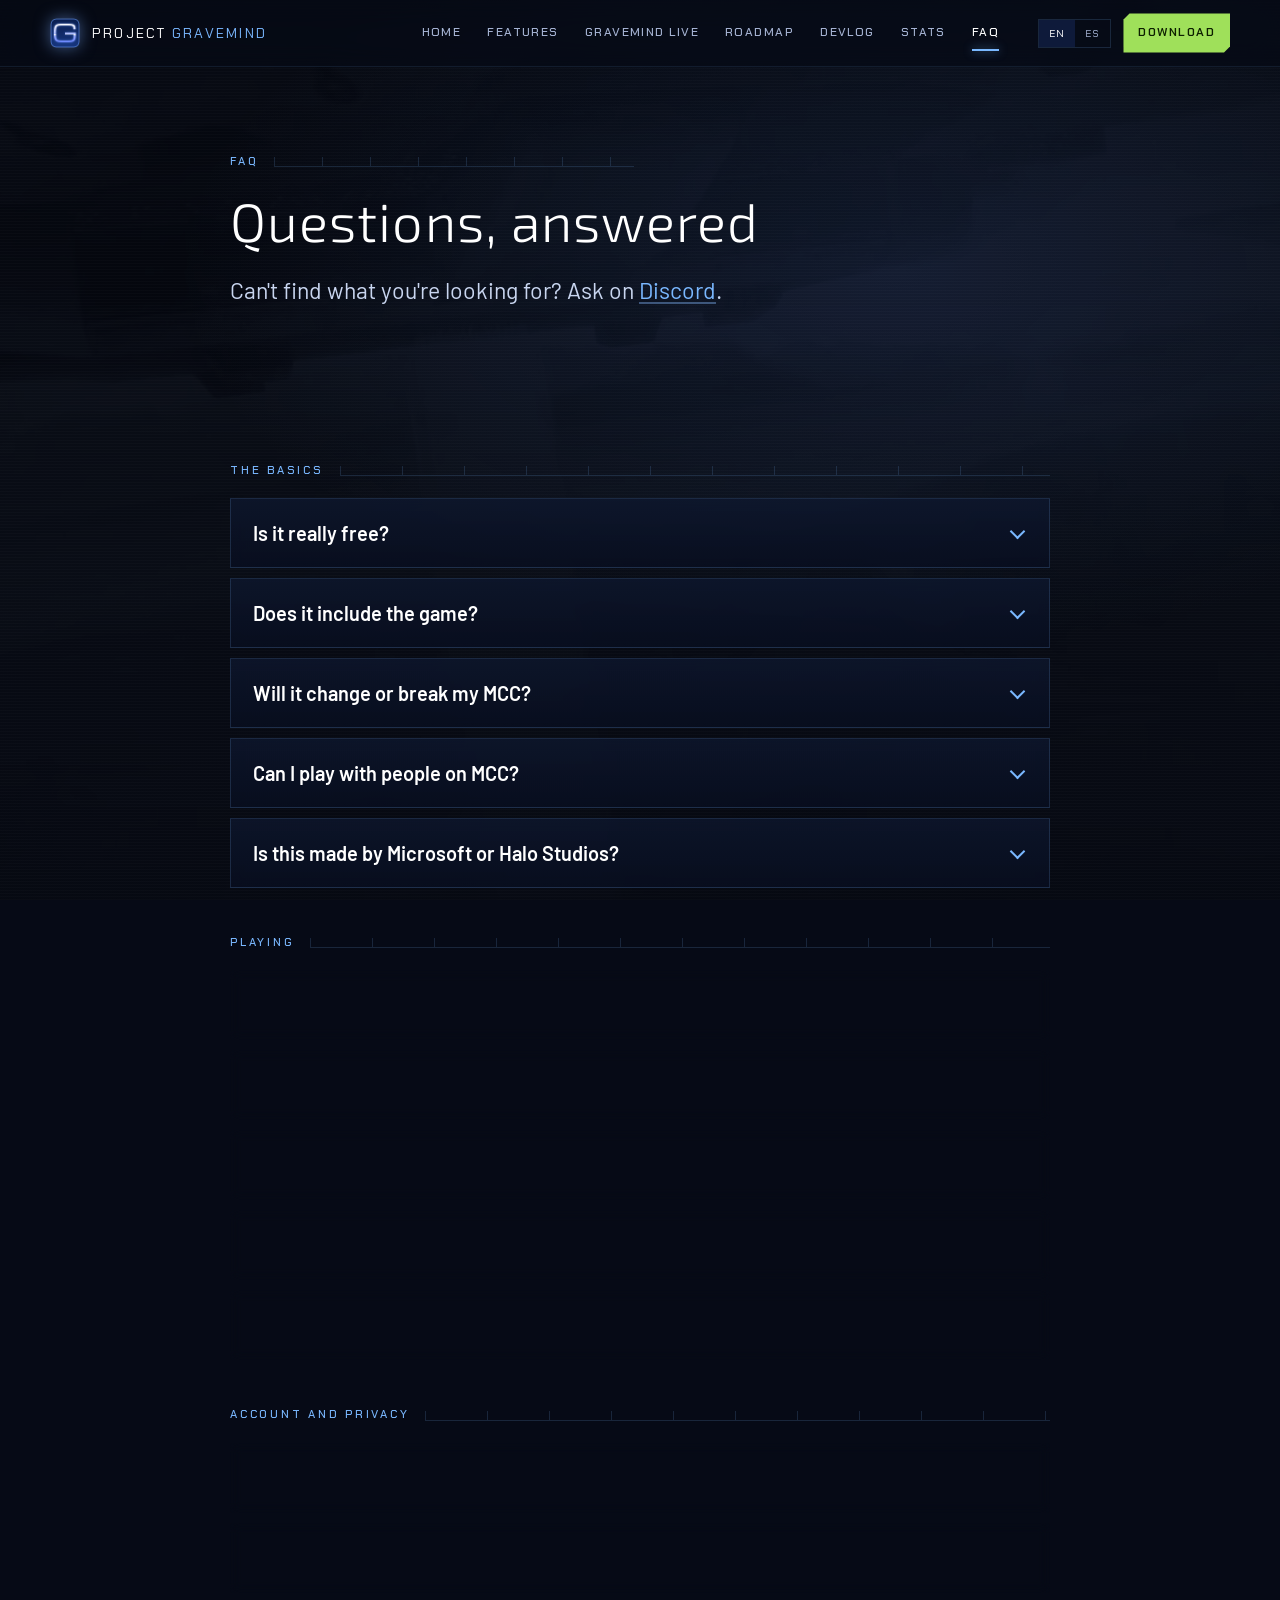
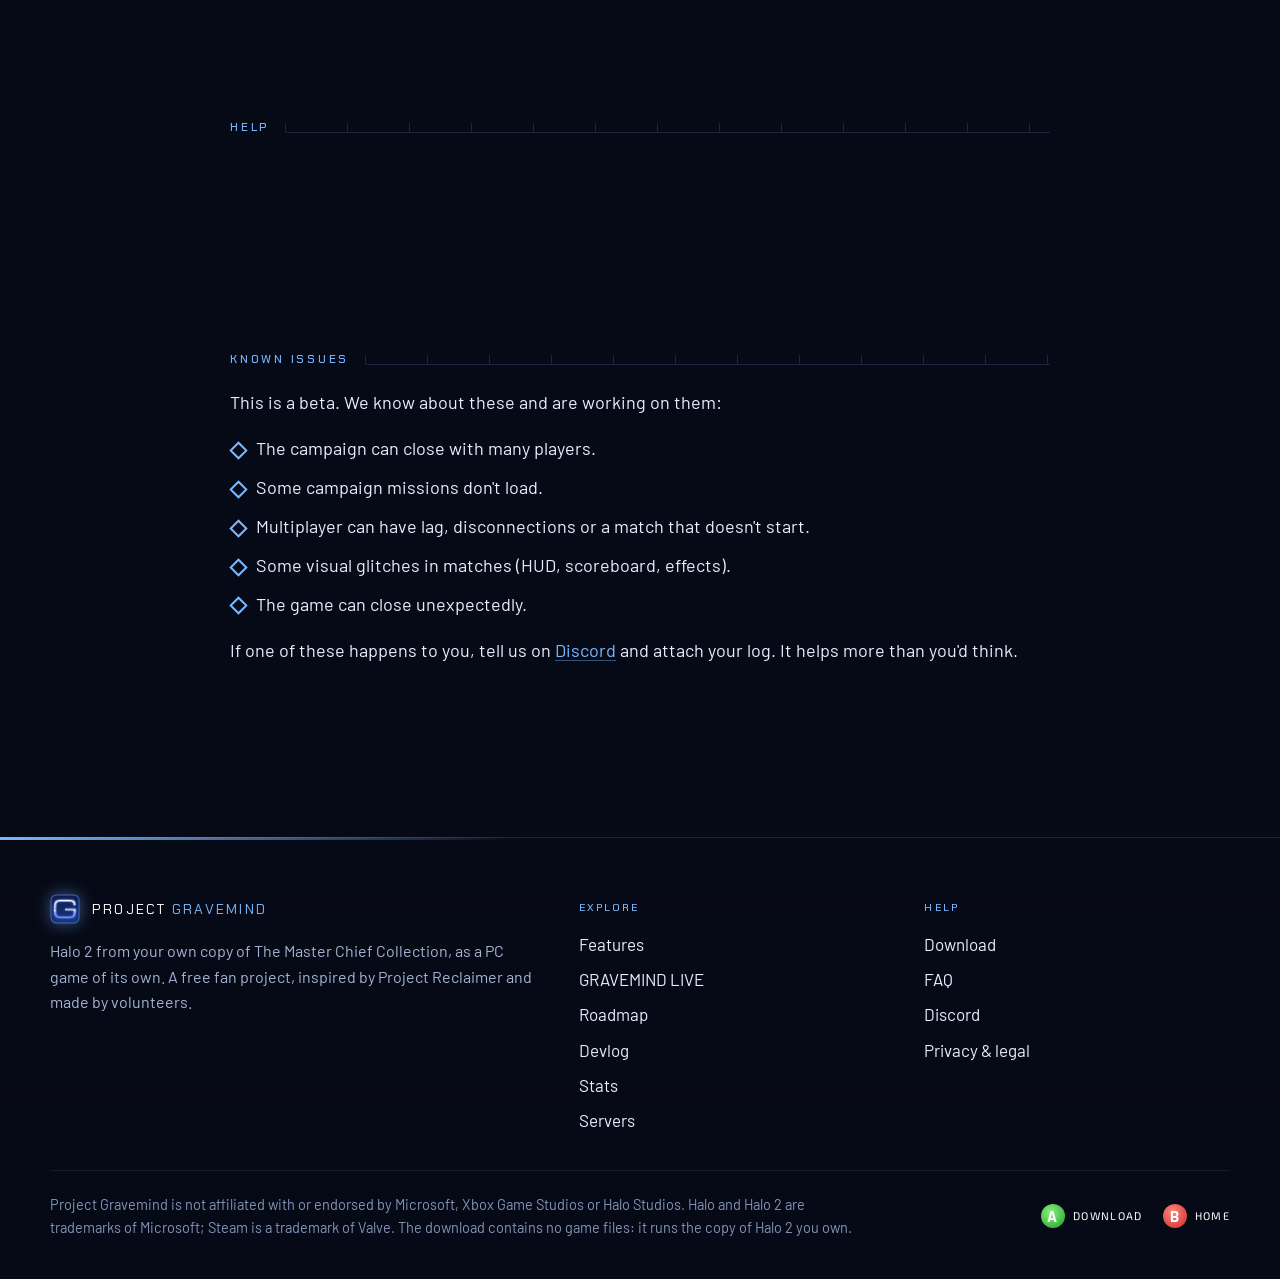
<file: faq.html>
<!doctype html>
<html lang="en" data-lang="en">
<head>
<meta charset="utf-8">
<meta name="viewport" content="width=device-width, initial-scale=1">
<title>FAQ · Project Gravemind</title>
<meta name="description" content="Answers about Project Gravemind: what you need, what it changes, online play, your account and your data.">
<meta name="theme-color" content="#030814">
<meta property="og:type" content="website">
<meta property="og:site_name" content="Project Gravemind">
<meta property="og:title" content="FAQ · Project Gravemind">
<meta property="og:description" content="Answers about Project Gravemind: what you need, what it changes, online play, your account and your data.">
<meta property="og:image" content="https://projectgravemind.com/img/ingame.jpg">
<meta property="og:url" content="https://projectgravemind.com/faq.html">
<meta name="twitter:card" content="summary_large_image">
<link rel="canonical" href="https://projectgravemind.com/faq.html">
<link rel="icon" href="img/logo.png" type="image/png">
<link rel="preconnect" href="https://fonts.googleapis.com">
<link rel="preconnect" href="https://fonts.gstatic.com" crossorigin>
<link href="https://fonts.googleapis.com/css2?family=Barlow:wght@400;500;600&family=Chakra+Petch:wght@500;600&family=Exo+2:ital,wght@0,200;0,300;0,400;0,500;1,200;1,300&display=swap" rel="stylesheet">
<link rel="stylesheet" href="style.css">
</head>
<body class="faq">
<a class="skip" href="#main"><span lang="en">Skip to content</span><span lang="es">Saltar al contenido</span></a>
<div class="bg" aria-hidden="true"><video muted loop playsinline autoplay preload="none" poster="media/hero-poster.jpg" tabindex="-1"></video></div>
<div class="bg-lines" aria-hidden="true"></div>
<header class="topbar">
  <div class="topbar-in">
    <a class="brand" href="index.html"><img src="img/logo.png" alt="" width="30" height="30"><span><span class="long">PROJECT </span><b>GRAVEMIND</b></span></a>
    <nav class="nav" aria-label="Main">
      <a href="index.html"><span lang="en">Home</span><span lang="es">Inicio</span></a>
      <a href="features.html"><span lang="en">Features</span><span lang="es">Funciones</span></a>
      <a href="live.html">GRAVEMIND LIVE</a>
      <a href="roadmap.html"><span lang="en">Roadmap</span><span lang="es">Hoja de ruta</span></a>
      <a href="devlog.html">Devlog</a>
      <a href="stats.html"><span lang="en">Stats</span><span lang="es">Estadísticas</span></a>
      <a href="faq.html" class="on" aria-current="page">FAQ</a>
    </nav>
    <div class="top-actions">
      <div class="lang" role="group" aria-label="Language / Idioma">
        <button type="button" data-set-lang="en" aria-label="English">EN</button>
        <button type="button" data-set-lang="es" aria-label="Español">ES</button>
      </div>
      <a class="btn-sm" href="download.html"><span lang="en">Download</span><span lang="es">Descargar</span></a>
    </div>
  </div>
</header>
<main id="main">

<section class="page-hero"><div class="wrap narrow">
  <div class="section-head"><p class="eyebrow"><span lang="en">FAQ</span><span lang="es">Preguntas frecuentes</span></p><h1 class="h"><span lang="en">Questions, answered</span><span lang="es">Preguntas y respuestas</span></h1><p class="lead"><span lang="en">Can't find what you're looking for? Ask on <a href="https://discord.gg/g9nvDa9wh" target="_blank" rel="noopener">Discord</a>.</span><span lang="es">¿No encuentras lo que buscas? Pregunta en <a href="https://discord.gg/g9nvDa9wh" target="_blank" rel="noopener">Discord</a>.</span></p></div>
</div></section>
<section class="tight reveal"><div class="wrap narrow">
  <div class="faq-group">
    <p class="label"><span lang="en">The basics</span><span lang="es">Lo básico</span></p>
    <details><summary><span lang="en">Is it really free?</span><span lang="es">¿De verdad es gratis?</span></summary><div lang="en"><p>Yes. There is nothing to buy, no ads and no premium version. It's a fan project made by volunteers.</p></div><div lang="es"><p>Sí. No hay nada que comprar, ni anuncios, ni versión de pago. Es un proyecto de fans hecho por voluntarios.</p></div></details>
    <details><summary><span lang="en">Does it include the game?</span><span lang="es">¿Incluye el juego?</span></summary><div lang="en"><p>No. It runs Halo 2 from your own copy of Halo: The Master Chief Collection on Steam, so you need to own it with Halo 2 installed. The download contains no game files.</p></div><div lang="es"><p>No. Ejecuta Halo 2 desde tu propia copia de Halo: The Master Chief Collection en Steam, así que necesitas tenerla con Halo 2 instalado. La descarga no contiene archivos del juego.</p></div></details>
    <details><summary><span lang="en">Will it change or break my MCC?</span><span lang="es">¿Cambia o estropea mi MCC?</span></summary><div lang="en"><p>No. It reads the game from your MCC folder and never modifies it. Its own settings go to <code>Documents\My Games\Project Gravemind</code>, and MCC keeps working exactly as before.</p></div><div lang="es"><p>No. Lee el juego desde la carpeta de MCC y nunca la modifica. Sus ajustes van a <code>Documentos\My Games\Project Gravemind</code>, y MCC sigue funcionando exactamente igual.</p></div></details>
    <details><summary><span lang="en">Can I play with people on MCC?</span><span lang="es">¿Puedo jugar con gente que usa MCC?</span></summary><div lang="en"><p>No. Everyone in a match needs Project Gravemind.</p></div><div lang="es"><p>No. Todos los jugadores de una partida necesitan Project Gravemind.</p></div></details>
    <details><summary><span lang="en">Is this made by Microsoft or Halo Studios?</span><span lang="es">¿Lo hace Microsoft o Halo Studios?</span></summary><div lang="en"><p>No. It's an independent fan project, not affiliated with or endorsed by Microsoft, Xbox Game Studios, Halo Studios, 343 Industries, Bungie or Valve. Please don't contact them for help with it.</p></div><div lang="es"><p>No. Es un proyecto independiente de fans, sin relación ni respaldo de Microsoft, Xbox Game Studios, Halo Studios, 343 Industries, Bungie ni Valve. Por favor, no les pidas ayuda con él.</p></div></details>
  </div>

  <div class="faq-group">
    <p class="label"><span lang="en">Playing</span><span lang="es">Jugar</span></p>
    <details><summary><span lang="en">How many players can join?</span><span lang="es">¿Cuántos jugadores caben?</span></summary><div lang="en"><p>Up to 24 in a multiplayer match and up to 16 in the online co-op campaign. Each PC can bring up to four players in split screen.</p></div><div lang="es"><p>Hasta 24 en una partida multijugador y hasta 16 en la campaña cooperativa en línea. Cada PC puede aportar hasta cuatro jugadores a pantalla dividida.</p></div></details>
    <details><summary><span lang="en">How do ranks work?</span><span lang="es">¿Cómo funcionan los rangos?</span></summary><div lang="en"><p>As in Halo 2: each ranked playlist has a level from 1 to 50 that goes up with wins and down with losses. Kills don't count. More on the <a href="live.html">GRAVEMIND LIVE</a> page.</p></div><div lang="es"><p>Como en Halo 2: cada lista competitiva tiene un nivel del 1 al 50 que sube con las victorias y baja con las derrotas. Las bajas no cuentan. Más detalles en la página de <a href="live.html">GRAVEMIND LIVE</a>.</p></div></details>
    <details><summary><span lang="en">Can I play the campaign with friends?</span><span lang="es">¿Puedo jugar la campaña con amigos?</span></summary><div lang="en"><p>Yes, online with up to 16 players, with MCC's skulls if you want them. The host picks the mission, difficulty and skulls. Players can't join a mission that has already started yet, and if the host leaves, the mission ends for everyone.</p></div><div lang="es"><p>Sí, en línea con hasta 16 jugadores, y con las calaveras de MCC si quieres. El anfitrión elige la misión, la dificultad y las calaveras. De momento no se puede entrar en una misión ya empezada, y si el anfitrión sale, la misión termina para todos.</p></div></details>
    <details><summary><span lang="en">How do I host my own game?</span><span lang="es">¿Cómo creo mi propia partida?</span></summary><div lang="en"><p>For a custom game, only the host needs to open <b>UDP port 11774</b> on the router, or you can all play over Radmin VPN, ZeroTier or Tailscale. To run an always-on server, follow the guide on the <a href="servers.html">Servers</a> page.</p></div><div lang="es"><p>Para una partida personalizada, solo el anfitrión tiene que abrir el <b>puerto UDP 11774</b> en el router, o podéis jugar todos por Radmin VPN, ZeroTier o Tailscale. Para un servidor siempre encendido, sigue la guía de la página de <a href="servers.html">Servidores</a>.</p></div></details>
    <details><summary><span lang="en">Do mods work?</span><span lang="es">¿Funcionan los mods?</span></summary><div lang="en"><p>Yes, Halo 2 mods from the Steam Workshop, for multiplayer and for the campaign. If you join a game that uses a mod you don't have, it downloads through Steam on its own.</p></div><div lang="es"><p>Sí, los mods de Halo 2 del Steam Workshop, para multijugador y para la campaña. Si entras a una partida con un mod que no tienes, se descarga solo a través de Steam.</p></div></details>
  </div>

  <div class="faq-group">
    <p class="label"><span lang="en">Account and privacy</span><span lang="es">Cuenta y privacidad</span></p>
    <details><summary><span lang="en">Where is my account? I reinstalled Windows.</span><span lang="es">¿Dónde está mi cuenta? He reinstalado Windows.</span></summary><div lang="en"><p>Your GRAVEMIND LIVE account is stored on your PC. If you exported a copy in SETTINGS &gt; NETWORK &gt; ACCOUNT, import it there. It's worth exporting one now, before you need it.</p></div><div lang="es"><p>Tu cuenta de GRAVEMIND LIVE se guarda en tu PC. Si exportaste una copia en AJUSTES &gt; CONEXIÓN &gt; CUENTA, impórtala desde ahí. Merece la pena exportarla ya, antes de necesitarla.</p></div></details>
    <details id="data"><summary><span lang="en">What data does it read or send?</span><span lang="es">¿Qué datos lee o envía?</span></summary><div lang="en"><p>Only what online play needs. In short:</p><ul class="check"><li><b>Stays on your PC:</b> your settings, account and logs. It reads your Steam display name once, to suggest a player name, but never your Steam ID.</li><li><b>Shared when you play online:</b> your player name, look and player ID, your IP address, and a one-way fingerprint of your PC used only to enforce bans.</li><li><b>Public:</b> your name, look, levels and matchmaking results on the <a href="stats.html">Stats</a> page.</li><li><b>What we don't do:</b> no ads, no analytics, no tracking, and we never sell or hand over your data. You can ask us to delete your account on Discord.</li></ul><p>The full details, with who receives what and why, are in our <a href="privacy.html">privacy policy</a>. The same summary is in the launcher, under SETTINGS &gt; ABOUT.</p></div><div lang="es"><p>Solo lo que necesita el juego en línea. En resumen:</p><ul class="check"><li><b>Se queda en tu PC:</b> tus ajustes, tu cuenta y los registros. Lee una vez el nombre que muestras en Steam para proponerte un nombre de jugador, pero nunca tu Steam ID.</li><li><b>Se comparte al jugar en línea:</b> tu nombre de jugador, tu aspecto y tu ID de jugador, tu dirección IP y una huella irreversible de tu PC que solo sirve para aplicar los bans.</li><li><b>Es público:</b> tu nombre, aspecto, niveles y resultados de matchmaking en la página de <a href="stats.html">Estadísticas</a>.</li><li><b>Lo que no hacemos:</b> ni anuncios, ni analíticas, ni rastreo, y nunca vendemos ni cedemos tus datos. Puedes pedirnos en Discord que borremos tu cuenta.</li></ul><p>Los detalles completos, con quién recibe qué y para qué, están en nuestra <a href="privacy.html">política de privacidad</a>. El mismo resumen está en el lanzador, en AJUSTES &gt; ACERCA DE.</p></div></details>
    <details><summary><span lang="en">How do I delete my account?</span><span lang="es">¿Cómo borro mi cuenta?</span></summary><div lang="en"><p>Ask us on <a href="https://discord.gg/g9nvDa9wh" target="_blank" rel="noopener">Discord</a>. Deleting it removes your name, friends, levels and results from GRAVEMIND LIVE and from the Stats page. It's free and takes no more than 30 days.</p></div><div lang="es"><p>Pídenoslo en <a href="https://discord.gg/g9nvDa9wh" target="_blank" rel="noopener">Discord</a>. Al borrarla se eliminan tu nombre, tus amigos, tus niveles y tus resultados de GRAVEMIND LIVE y de la página de Estadísticas. Es gratis y tarda como mucho 30 días.</p></div></details>
  </div>

  <div class="faq-group">
    <p class="label"><span lang="en">Help</span><span lang="es">Ayuda</span></p>
    <details><summary><span lang="en">Windows or my antivirus warns me about the program.</span><span lang="es">Windows o mi antivirus me avisan del programa.</span></summary><div lang="en"><p>New programs that aren't signed with a paid certificate often trigger Windows SmartScreen: choose <i>More info &gt; Run anyway</i>. Some antivirus products also flag them by mistake. Download Project Gravemind only from our <a href="https://github.com/BriRoz1/h2gravemind-releases/releases/latest" target="_blank" rel="noopener">GitHub release page</a>, and if your antivirus blocks it, let us know on Discord.</p></div><div lang="es"><p>Los programas nuevos que no están firmados con un certificado de pago suelen activar Windows SmartScreen: elige <i>Más información &gt; Ejecutar de todas formas</i>. Algunos antivirus también los marcan por error. Descarga Project Gravemind solo desde nuestra <a href="https://github.com/BriRoz1/h2gravemind-releases/releases/latest" target="_blank" rel="noopener">página de versiones en GitHub</a> y, si tu antivirus lo bloquea, avísanos en Discord.</p></div></details>
    <details><summary><span lang="en">Where do I report a bug?</span><span lang="es">¿Dónde informo de un fallo?</span></summary><div lang="en"><p>On our <a href="https://discord.gg/g9nvDa9wh" target="_blank" rel="noopener">Discord</a>. Tell us what you were doing when it happened and attach the log, which you'll find in SETTINGS &gt; LANGUAGE AND FOLDERS.</p></div><div lang="es"><p>En nuestro <a href="https://discord.gg/g9nvDa9wh" target="_blank" rel="noopener">Discord</a>. Cuéntanos qué estabas haciendo cuando ocurrió y adjunta el registro, que encontrarás en AJUSTES &gt; IDIOMA Y CARPETAS.</p></div></details>
  </div>

  <div class="faq-group" id="known-issues">
    <p class="label"><span lang="en">Known issues</span><span lang="es">Problemas conocidos</span></p>
    <p><span lang="en">This is a beta. We know about these and are working on them:</span><span lang="es">Es una beta. Conocemos estos problemas y estamos trabajando en ellos:</span></p>
    <ul lang="en" class="ticks"><li>The campaign can close with many players.</li><li>Some campaign missions don't load.</li><li>Multiplayer can have lag, disconnections or a match that doesn't start.</li><li>Some visual glitches in matches (HUD, scoreboard, effects).</li><li>The game can close unexpectedly.</li></ul><ul lang="es" class="ticks"><li>La campaña puede cerrarse con muchos jugadores.</li><li>Algunas misiones de la campaña no cargan.</li><li>En multijugador puede haber retraso, desconexiones o partidas que no arrancan.</li><li>Algunos fallos visuales en partida (interfaz, marcador, efectos).</li><li>El juego puede cerrarse de forma inesperada.</li></ul>
    <p style="margin-top:18px"><span lang="en">If one of these happens to you, tell us on <a href="https://discord.gg/g9nvDa9wh" target="_blank" rel="noopener">Discord</a> and attach your log. It helps more than you'd think.</span><span lang="es">Si te ocurre alguno, cuéntanoslo en <a href="https://discord.gg/g9nvDa9wh" target="_blank" rel="noopener">Discord</a> y adjunta tu registro. Ayuda más de lo que parece.</span></p>
  </div>
</div></section>

</main>
<footer>
  <div class="foot">
    <div>
      <a class="brand" href="index.html"><img src="img/logo.png" alt="" width="30" height="30"><span>PROJECT <b>GRAVEMIND</b></span></a>
      <p><span lang="en">Halo 2 from your own copy of The Master Chief Collection, as a PC game of its own. A free fan project, inspired by Project Reclaimer and made by volunteers.</span><span lang="es">Halo 2 desde tu propia copia de The Master Chief Collection, como un juego de PC independiente. Un proyecto de fans gratuito, inspirado en Project Reclaimer y hecho por voluntarios.</span></p>
    </div>
    <div>
      <h4><span lang="en">Explore</span><span lang="es">Explora</span></h4>
      <ul>
        <li><a href="features.html"><span lang="en">Features</span><span lang="es">Funciones</span></a></li>
        <li><a href="live.html">GRAVEMIND LIVE</a></li>
        <li><a href="roadmap.html"><span lang="en">Roadmap</span><span lang="es">Hoja de ruta</span></a></li>
        <li><a href="devlog.html">Devlog</a></li>
        <li><a href="stats.html"><span lang="en">Stats</span><span lang="es">Estadísticas</span></a></li>
        <li><a href="servers.html"><span lang="en">Servers</span><span lang="es">Servidores</span></a></li>
      </ul>
    </div>
    <div>
      <h4><span lang="en">Help</span><span lang="es">Ayuda</span></h4>
      <ul>
        <li><a href="download.html"><span lang="en">Download</span><span lang="es">Descargar</span></a></li>
        <li><a href="faq.html"><span lang="en">FAQ</span><span lang="es">Preguntas frecuentes</span></a></li>
        <li><a href="https://discord.gg/g9nvDa9wh" target="_blank" rel="noopener">Discord</a></li>
        <li><a href="privacy.html"><span lang="en">Privacy &amp; legal</span><span lang="es">Privacidad y aviso legal</span></a></li>
      </ul>
    </div>
  </div>
  <div class="legal-line">
    <p><span lang="en">Project Gravemind is not affiliated with or endorsed by Microsoft, Xbox Game Studios or Halo Studios. Halo and Halo 2 are trademarks of Microsoft; Steam is a trademark of Valve. The download contains no game files: it runs the copy of Halo 2 you own.</span><span lang="es">Project Gravemind no tiene relación con Microsoft, Xbox Game Studios ni Halo Studios, ni cuenta con su respaldo. Halo y Halo 2 son marcas de Microsoft; Steam es una marca de Valve. La descarga no contiene archivos del juego: ejecuta la copia de Halo 2 que tienes.</span></p>
    <div class="legend" aria-hidden="true">
      <span><i class="a">A</i><a href="download.html" tabindex="-1"><span lang="en">DOWNLOAD</span><span lang="es">DESCARGAR</span></a></span>
      <span><i class="b">B</i><a href="index.html" tabindex="-1"><span lang="en">HOME</span><span lang="es">INICIO</span></a></span>
    </div>
  </div>
</footer>
<div class="viewer" id="viewer" tabindex="-1" role="dialog" aria-modal="true" aria-label="Screenshot"><img alt=""></div>
<script src="main.js"></script>
</body>
</html>
</file>
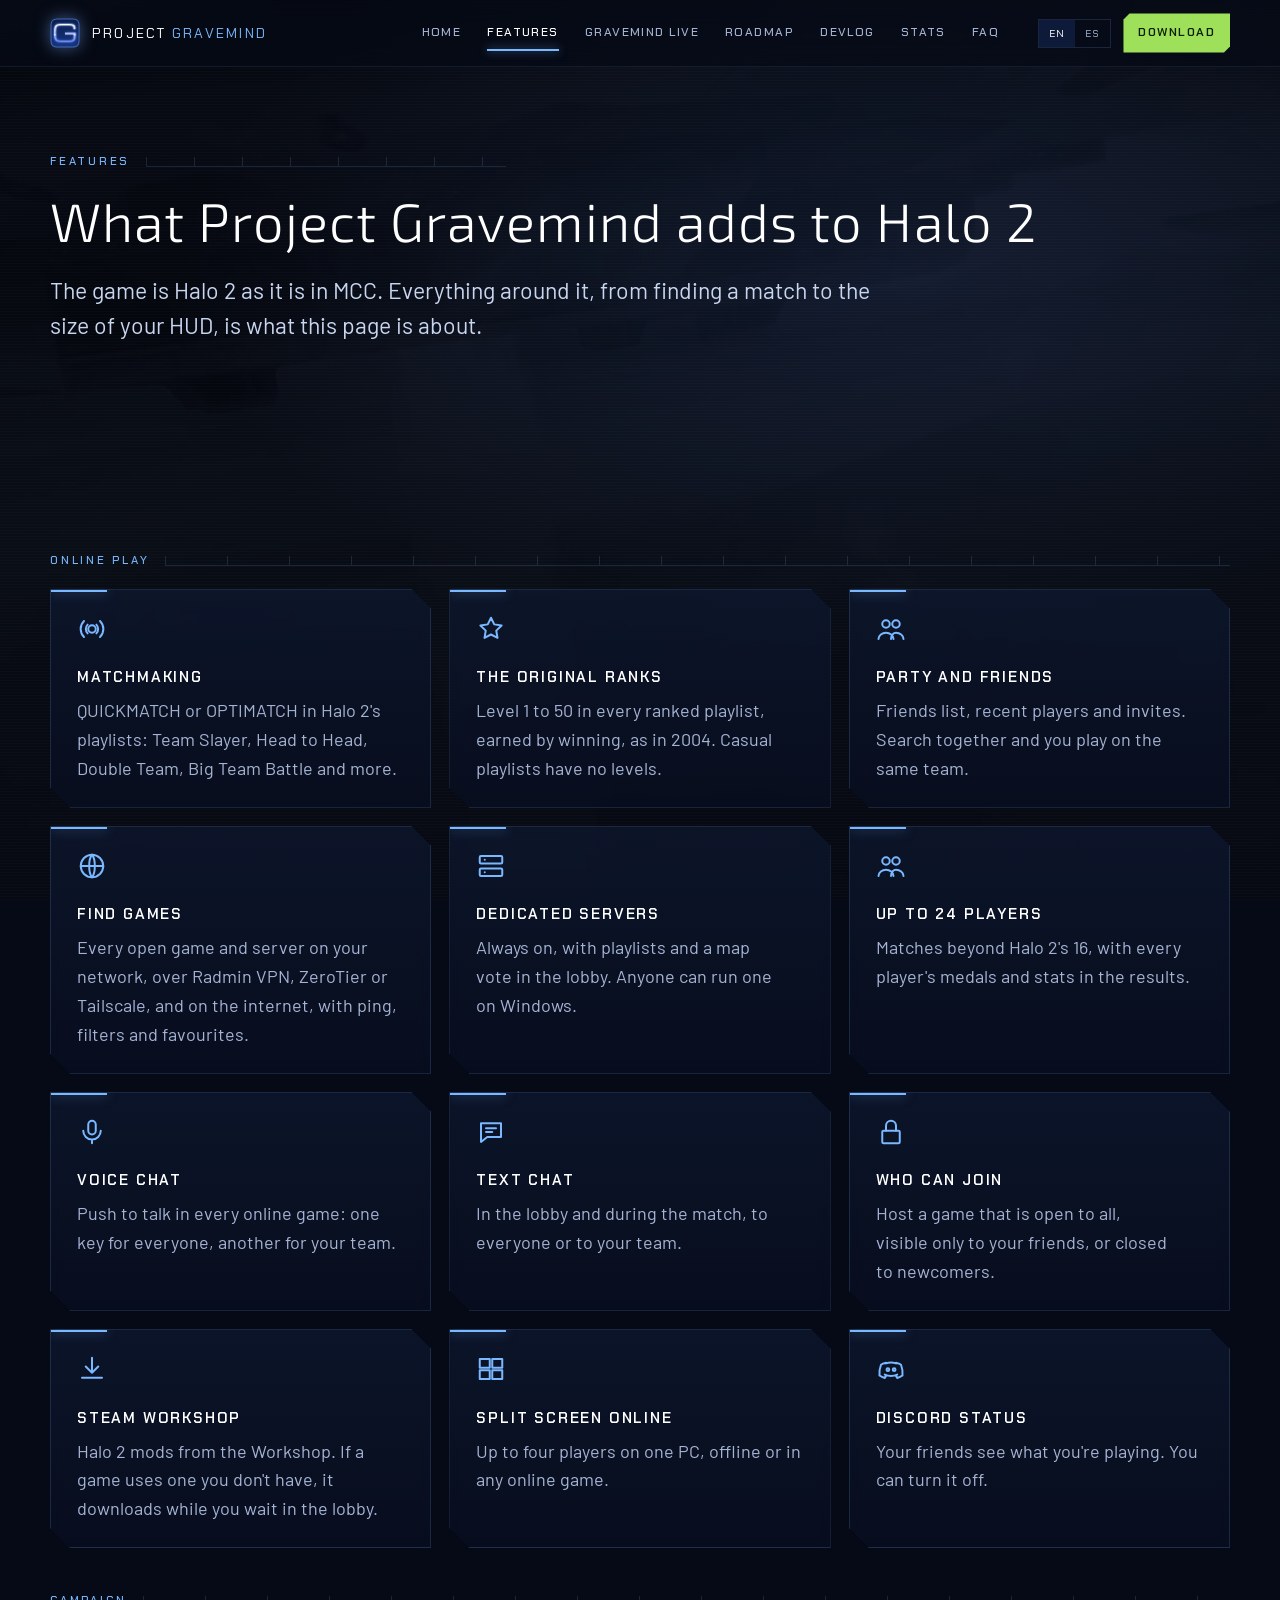
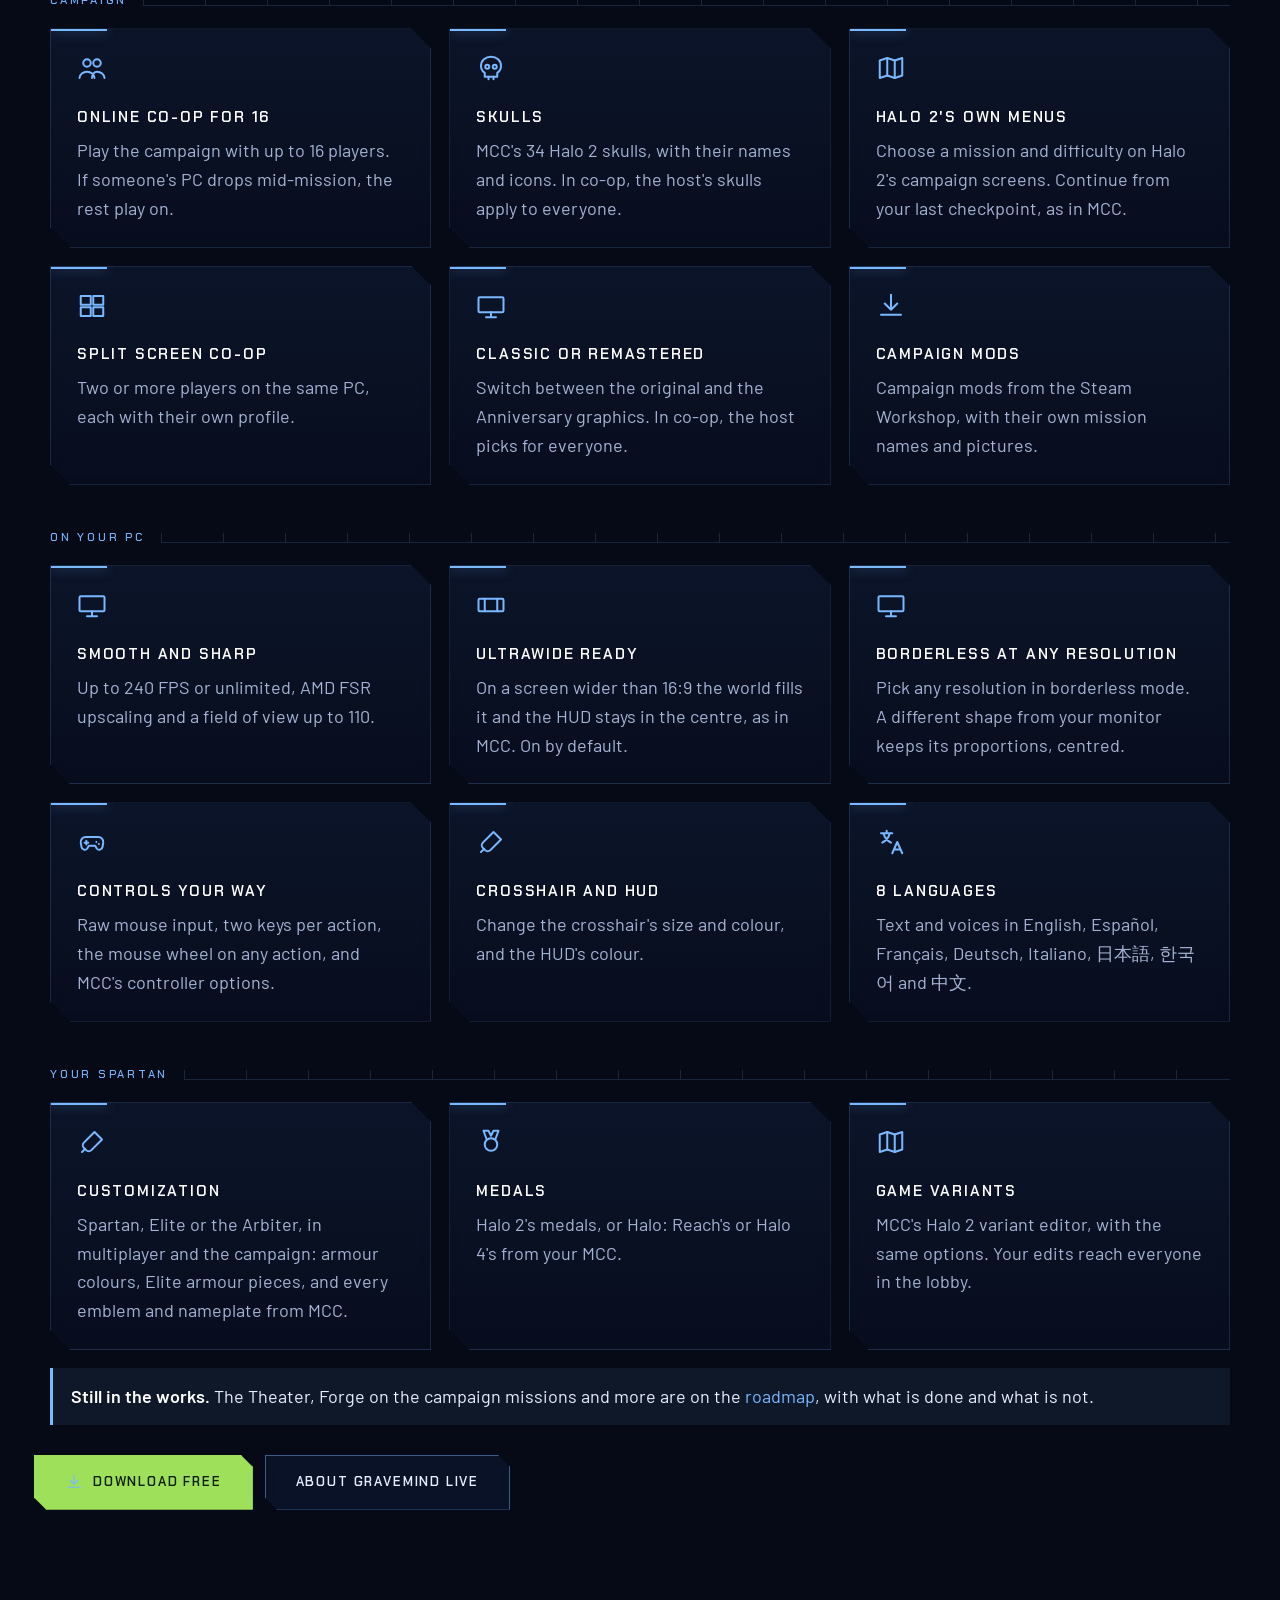
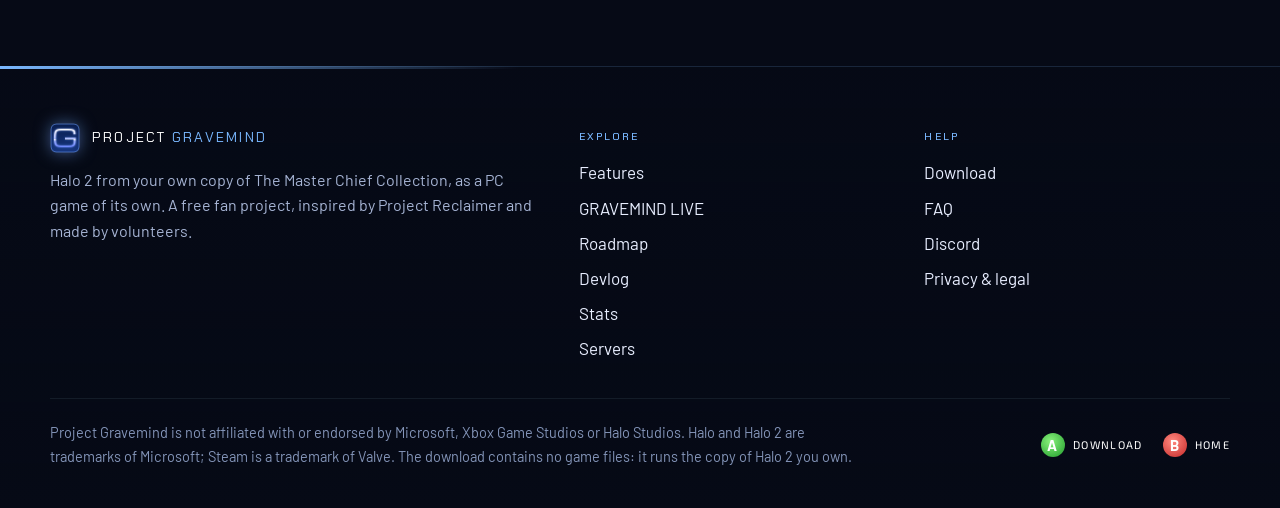
<file: features.html>
<!doctype html>
<html lang="en" data-lang="en">
<head>
<meta charset="utf-8">
<meta name="viewport" content="width=device-width, initial-scale=1">
<title>Features · Project Gravemind</title>
<meta name="description" content="Everything Project Gravemind adds to Halo 2 on PC: matchmaking, dedicated servers, 24 players, online co-op with skulls, voice chat, Steam Workshop mods, ultrawide and high refresh rate support.">
<meta name="theme-color" content="#030814">
<meta property="og:type" content="website">
<meta property="og:site_name" content="Project Gravemind">
<meta property="og:title" content="Features · Project Gravemind">
<meta property="og:description" content="Everything Project Gravemind adds to Halo 2 on PC: matchmaking, dedicated servers, 24 players, online co-op with skulls, voice chat, Steam Workshop mods, ultrawide and high refresh rate support.">
<meta property="og:image" content="https://projectgravemind.com/img/ingame.jpg">
<meta property="og:url" content="https://projectgravemind.com/features.html">
<meta name="twitter:card" content="summary_large_image">
<link rel="canonical" href="https://projectgravemind.com/features.html">
<link rel="icon" href="img/logo.png" type="image/png">
<link rel="preconnect" href="https://fonts.googleapis.com">
<link rel="preconnect" href="https://fonts.gstatic.com" crossorigin>
<link href="https://fonts.googleapis.com/css2?family=Barlow:wght@400;500;600&family=Chakra+Petch:wght@500;600&family=Exo+2:ital,wght@0,200;0,300;0,400;0,500;1,200;1,300&display=swap" rel="stylesheet">
<link rel="stylesheet" href="style.css">
</head>
<body class="features">
<a class="skip" href="#main"><span lang="en">Skip to content</span><span lang="es">Saltar al contenido</span></a>
<div class="bg" aria-hidden="true"><video muted loop playsinline autoplay preload="none" poster="media/hero-poster.jpg" tabindex="-1"></video></div>
<div class="bg-lines" aria-hidden="true"></div>
<header class="topbar">
  <div class="topbar-in">
    <a class="brand" href="index.html"><img src="img/logo.png" alt="" width="30" height="30"><span><span class="long">PROJECT </span><b>GRAVEMIND</b></span></a>
    <nav class="nav" aria-label="Main">
      <a href="index.html"><span lang="en">Home</span><span lang="es">Inicio</span></a>
      <a href="features.html" class="on" aria-current="page"><span lang="en">Features</span><span lang="es">Funciones</span></a>
      <a href="live.html">GRAVEMIND LIVE</a>
      <a href="roadmap.html"><span lang="en">Roadmap</span><span lang="es">Hoja de ruta</span></a>
      <a href="devlog.html">Devlog</a>
      <a href="stats.html"><span lang="en">Stats</span><span lang="es">Estadísticas</span></a>
      <a href="faq.html">FAQ</a>
    </nav>
    <div class="top-actions">
      <div class="lang" role="group" aria-label="Language / Idioma">
        <button type="button" data-set-lang="en" aria-label="English">EN</button>
        <button type="button" data-set-lang="es" aria-label="Español">ES</button>
      </div>
      <a class="btn-sm" href="download.html"><span lang="en">Download</span><span lang="es">Descargar</span></a>
    </div>
  </div>
</header>
<main id="main">

<section class="page-hero"><div class="wrap">
  <div class="section-head"><p class="eyebrow"><span lang="en">Features</span><span lang="es">Funciones</span></p><h1 class="h"><span lang="en">What Project Gravemind adds to Halo 2</span><span lang="es">Lo que Project Gravemind le suma a Halo 2</span></h1><p class="lead"><span lang="en">The game is Halo 2 as it is in MCC. Everything around it, from finding a match to the size of your HUD, is what this page is about.</span><span lang="es">El juego es Halo 2 tal como está en MCC. Esta página trata de todo lo demás: desde encontrar partida hasta el tamaño de tu interfaz.</span></p></div>
</div></section>

<section class="reveal"><div class="wrap">
  <p class="label"><span lang="en">Online play</span><span lang="es">Juego en línea</span></p>
  <div class="grid three">
    <div class="panel card"><svg class="ico" aria-hidden="true" viewBox="0 0 24 24" fill="none" stroke="currentColor" stroke-width="1.6" stroke-linecap="round" stroke-linejoin="round"><circle cx="12" cy="12" r="3"/><path d="M5.6 5.6a9 9 0 0 0 0 12.8M18.4 5.6a9 9 0 0 1 0 12.8M8.5 8.5a5 5 0 0 0 0 7M15.5 8.5a5 5 0 0 1 0 7"/></svg><h3><span lang="en">Matchmaking</span><span lang="es">Matchmaking</span></h3><p><span lang="en">QUICKMATCH or OPTIMATCH in Halo 2's playlists: Team Slayer, Head to Head, Double Team, Big Team Battle and more.</span><span lang="es">PARTIDA RÁPIDA u OPTIMATCH en las listas de Halo 2: Asesino por equipos, Mano a mano, Dobles, Batalla por equipos grande y más.</span></p></div>
    <div class="panel card"><svg class="ico" aria-hidden="true" viewBox="0 0 24 24" fill="none" stroke="currentColor" stroke-width="1.6" stroke-linecap="round" stroke-linejoin="round"><path d="M12 3l2.6 5.3 5.9.9-4.3 4.1 1 5.8L12 16.4 6.8 19.1l1-5.8L3.5 9.2l5.9-.9z"/></svg><h3><span lang="en">The original ranks</span><span lang="es">Los rangos originales</span></h3><p><span lang="en">Level 1 to 50 in every ranked playlist, earned by winning, as in 2004. Casual playlists have no levels.</span><span lang="es">Nivel 1 a 50 en cada lista competitiva, ganando partidas, como en 2004. Las listas casuales no tienen niveles.</span></p></div>
    <div class="panel card"><svg class="ico" aria-hidden="true" viewBox="0 0 24 24" fill="none" stroke="currentColor" stroke-width="1.6" stroke-linecap="round" stroke-linejoin="round"><circle cx="8" cy="8" r="3"/><circle cx="16" cy="8" r="3"/><path d="M2 20c0-3 3-5 6-5s6 2 6 5M12 20c0-3 2-5 4-5 3 0 6 2 6 5"/></svg><h3><span lang="en">Party and friends</span><span lang="es">Grupo y amigos</span></h3><p><span lang="en">Friends list, recent players and invites. Search together and you play on the same team.</span><span lang="es">Lista de amigos, jugadores recientes e invitaciones. Si buscáis juntos, jugáis en el mismo equipo.</span></p></div>
    <div class="panel card"><svg class="ico" aria-hidden="true" viewBox="0 0 24 24" fill="none" stroke="currentColor" stroke-width="1.6" stroke-linecap="round" stroke-linejoin="round"><circle cx="12" cy="12" r="9"/><path d="M3 12h18M12 3c3 3.5 3 14.5 0 18M12 3c-3 3.5-3 14.5 0 18"/></svg><h3><span lang="en">Find games</span><span lang="es">Buscar partidas</span></h3><p><span lang="en">Every open game and server on your network, over Radmin VPN, ZeroTier or Tailscale, and on the internet, with ping, filters and favourites.</span><span lang="es">Todas las partidas y servidores abiertos en tu red, por Radmin VPN, ZeroTier o Tailscale y en internet, con ping, filtros y favoritos.</span></p></div>
    <div class="panel card"><svg class="ico" aria-hidden="true" viewBox="0 0 24 24" fill="none" stroke="currentColor" stroke-width="1.6" stroke-linecap="round" stroke-linejoin="round"><rect x="3" y="4" width="18" height="6" rx="1"/><rect x="3" y="14" width="18" height="6" rx="1"/><path d="M7 7h.01M7 17h.01"/></svg><h3><span lang="en">Dedicated servers</span><span lang="es">Servidores dedicados</span></h3><p><span lang="en">Always on, with playlists and a map vote in the lobby. Anyone can run one on Windows.</span><span lang="es">Siempre encendidos, con listas y votación de mapa en la sala. Cualquiera puede montar uno en Windows.</span></p></div>
    <div class="panel card"><svg class="ico" aria-hidden="true" viewBox="0 0 24 24" fill="none" stroke="currentColor" stroke-width="1.6" stroke-linecap="round" stroke-linejoin="round"><circle cx="8" cy="8" r="3"/><circle cx="16" cy="8" r="3"/><path d="M2 20c0-3 3-5 6-5s6 2 6 5M12 20c0-3 2-5 4-5 3 0 6 2 6 5"/></svg><h3><span lang="en">Up to 24 players</span><span lang="es">Hasta 24 jugadores</span></h3><p><span lang="en">Matches beyond Halo 2's 16, with every player's medals and stats in the results.</span><span lang="es">Partidas por encima de los 16 de Halo 2, con las medallas y estadísticas de cada jugador en los resultados.</span></p></div>
    <div class="panel card"><svg class="ico" aria-hidden="true" viewBox="0 0 24 24" fill="none" stroke="currentColor" stroke-width="1.6" stroke-linecap="round" stroke-linejoin="round"><rect x="9" y="3" width="6" height="11" rx="3"/><path d="M5 11a7 7 0 0 0 14 0M12 18v3"/></svg><h3><span lang="en">Voice chat</span><span lang="es">Chat de voz</span></h3><p><span lang="en">Push to talk in every online game: one key for everyone, another for your team.</span><span lang="es">Pulsar para hablar en todas las partidas en línea: una tecla para todos y otra para tu equipo.</span></p></div>
    <div class="panel card"><svg class="ico" aria-hidden="true" viewBox="0 0 24 24" fill="none" stroke="currentColor" stroke-width="1.6" stroke-linecap="round" stroke-linejoin="round"><path d="M4 5h16v11H9l-5 4z"/><path d="M8 9h8M8 12h5"/></svg><h3><span lang="en">Text chat</span><span lang="es">Chat de texto</span></h3><p><span lang="en">In the lobby and during the match, to everyone or to your team.</span><span lang="es">En la sala y durante la partida, para todos o para tu equipo.</span></p></div>
    <div class="panel card"><svg class="ico" aria-hidden="true" viewBox="0 0 24 24" fill="none" stroke="currentColor" stroke-width="1.6" stroke-linecap="round" stroke-linejoin="round"><rect x="5" y="11" width="14" height="10" rx="1"/><path d="M8 11V7a4 4 0 0 1 8 0v4"/></svg><h3><span lang="en">Who can join</span><span lang="es">Quién puede entrar</span></h3><p><span lang="en">Host a game that is open to all, visible only to your friends, or closed to newcomers.</span><span lang="es">Crea partidas abiertas a todos, visibles solo para tus amigos o cerradas a nuevos jugadores.</span></p></div>
    <div class="panel card"><svg class="ico" aria-hidden="true" viewBox="0 0 24 24" fill="none" stroke="currentColor" stroke-width="1.6" stroke-linecap="round" stroke-linejoin="round"><path d="M12 3v12M7 10l5 5 5-5M4 19h16"/></svg><h3><span lang="en">Steam Workshop</span><span lang="es">Steam Workshop</span></h3><p><span lang="en">Halo 2 mods from the Workshop. If a game uses one you don't have, it downloads while you wait in the lobby.</span><span lang="es">Mods de Halo 2 del Workshop. Si una partida usa uno que no tienes, se descarga mientras esperas en la sala.</span></p></div>
    <div class="panel card"><svg class="ico" aria-hidden="true" viewBox="0 0 24 24" fill="none" stroke="currentColor" stroke-width="1.6" stroke-linecap="round" stroke-linejoin="round"><rect x="3" y="4" width="8" height="7"/><rect x="13" y="4" width="8" height="7"/><rect x="3" y="13" width="8" height="7"/><rect x="13" y="13" width="8" height="7"/></svg><h3><span lang="en">Split screen online</span><span lang="es">Pantalla dividida en línea</span></h3><p><span lang="en">Up to four players on one PC, offline or in any online game.</span><span lang="es">Hasta cuatro jugadores en un mismo PC, sin conexión o en cualquier partida en línea.</span></p></div>
    <div class="panel card"><svg class="ico" aria-hidden="true" viewBox="0 0 24 24" fill="none" stroke="currentColor" stroke-width="1.6" stroke-linecap="round" stroke-linejoin="round"><path d="M8 7c-2 .4-3.3 1-4 1.6-1 2.6-1.6 5.6-1.2 8.6 1.4 1 2.8 1.6 4.2 2l1-1.7M16 7c2 .4 3.3 1 4 1.6 1 2.6 1.6 5.6 1.2 8.6-1.4 1-2.8 1.6-4.2 2l-1-1.7M7 16.5c3.2 1.4 6.8 1.4 10 0M8 7.5c2.6-.8 5.4-.8 8 0"/><circle cx="9.5" cy="12.5" r="1.1"/><circle cx="14.5" cy="12.5" r="1.1"/></svg><h3><span lang="en">Discord status</span><span lang="es">Estado en Discord</span></h3><p><span lang="en">Your friends see what you're playing. You can turn it off.</span><span lang="es">Tus amigos ven a qué juegas. Puedes desactivarlo.</span></p></div>
  </div>

  <p class="label"><span lang="en">Campaign</span><span lang="es">Campaña</span></p>
  <div class="grid three">
    <div class="panel card"><svg class="ico" aria-hidden="true" viewBox="0 0 24 24" fill="none" stroke="currentColor" stroke-width="1.6" stroke-linecap="round" stroke-linejoin="round"><circle cx="8" cy="8" r="3"/><circle cx="16" cy="8" r="3"/><path d="M2 20c0-3 3-5 6-5s6 2 6 5M12 20c0-3 2-5 4-5 3 0 6 2 6 5"/></svg><h3><span lang="en">Online co-op for 16</span><span lang="es">Cooperativo en línea para 16</span></h3><p><span lang="en">Play the campaign with up to 16 players. If someone's PC drops mid-mission, the rest play on.</span><span lang="es">Juega la campaña con hasta 16 jugadores. Si el PC de alguien se desconecta a mitad de misión, el resto sigue jugando.</span></p></div>
    <div class="panel card"><svg class="ico" aria-hidden="true" viewBox="0 0 24 24" fill="none" stroke="currentColor" stroke-width="1.6" stroke-linecap="round" stroke-linejoin="round"><path d="M12 3c-4.4 0-8 3.1-8 7.4 0 2.6 1.3 4.4 3 5.5V19h10v-3.1c1.7-1.1 3-2.9 3-5.5C20 6.1 16.4 3 12 3z"/><circle cx="9" cy="11" r="1.6"/><circle cx="15" cy="11" r="1.6"/><path d="M10 19v2M14 19v2"/></svg><h3><span lang="en">Skulls</span><span lang="es">Calaveras</span></h3><p><span lang="en">MCC's 34 Halo 2 skulls, with their names and icons. In co-op, the host's skulls apply to everyone.</span><span lang="es">Las 34 calaveras de Halo 2 de MCC, con sus nombres e iconos. En cooperativo, las del anfitrión valen para todos.</span></p></div>
    <div class="panel card"><svg class="ico" aria-hidden="true" viewBox="0 0 24 24" fill="none" stroke="currentColor" stroke-width="1.6" stroke-linecap="round" stroke-linejoin="round"><path d="M3 6l6-2 6 2 6-2v14l-6 2-6-2-6 2z"/><path d="M9 4v14M15 6v14"/></svg><h3><span lang="en">Halo 2's own menus</span><span lang="es">Los menús de Halo 2</span></h3><p><span lang="en">Choose a mission and difficulty on Halo 2's campaign screens. Continue from your last checkpoint, as in MCC.</span><span lang="es">Elige misión y dificultad en las pantallas de campaña de Halo 2. Continúa desde tu último punto de control, como en MCC.</span></p></div>
    <div class="panel card"><svg class="ico" aria-hidden="true" viewBox="0 0 24 24" fill="none" stroke="currentColor" stroke-width="1.6" stroke-linecap="round" stroke-linejoin="round"><rect x="3" y="4" width="8" height="7"/><rect x="13" y="4" width="8" height="7"/><rect x="3" y="13" width="8" height="7"/><rect x="13" y="13" width="8" height="7"/></svg><h3><span lang="en">Split screen co-op</span><span lang="es">Cooperativo a pantalla dividida</span></h3><p><span lang="en">Two or more players on the same PC, each with their own profile.</span><span lang="es">Dos o más jugadores en el mismo PC, cada uno con su perfil.</span></p></div>
    <div class="panel card"><svg class="ico" aria-hidden="true" viewBox="0 0 24 24" fill="none" stroke="currentColor" stroke-width="1.6" stroke-linecap="round" stroke-linejoin="round"><rect x="2" y="5" width="20" height="12" rx="1"/><path d="M8 21h8M12 17v4"/></svg><h3><span lang="en">Classic or remastered</span><span lang="es">Clásico o remasterizado</span></h3><p><span lang="en">Switch between the original and the Anniversary graphics. In co-op, the host picks for everyone.</span><span lang="es">Alterna entre los gráficos originales y los de Anniversary. En cooperativo, elige el anfitrión para todos.</span></p></div>
    <div class="panel card"><svg class="ico" aria-hidden="true" viewBox="0 0 24 24" fill="none" stroke="currentColor" stroke-width="1.6" stroke-linecap="round" stroke-linejoin="round"><path d="M12 3v12M7 10l5 5 5-5M4 19h16"/></svg><h3><span lang="en">Campaign mods</span><span lang="es">Mods de campaña</span></h3><p><span lang="en">Campaign mods from the Steam Workshop, with their own mission names and pictures.</span><span lang="es">Mods de campaña del Steam Workshop, con sus propios nombres e imágenes de misión.</span></p></div>
  </div>

  <p class="label"><span lang="en">On your PC</span><span lang="es">En tu PC</span></p>
  <div class="grid three">
    <div class="panel card"><svg class="ico" aria-hidden="true" viewBox="0 0 24 24" fill="none" stroke="currentColor" stroke-width="1.6" stroke-linecap="round" stroke-linejoin="round"><rect x="2" y="5" width="20" height="12" rx="1"/><path d="M8 21h8M12 17v4"/></svg><h3><span lang="en">Smooth and sharp</span><span lang="es">Fluido y nítido</span></h3><p><span lang="en">Up to 240 FPS or unlimited, AMD FSR upscaling and a field of view up to 110.</span><span lang="es">Hasta 240 FPS o sin límite, escalado AMD FSR y campo de visión de hasta 110.</span></p></div>
    <div class="panel card"><svg class="ico" aria-hidden="true" viewBox="0 0 24 24" fill="none" stroke="currentColor" stroke-width="1.6" stroke-linecap="round" stroke-linejoin="round"><rect x="2" y="7" width="20" height="10" rx="1"/><path d="M7 7v10M17 7v10"/></svg><h3><span lang="en">Ultrawide ready</span><span lang="es">Listo para ultrapanorámico</span></h3><p><span lang="en">On a screen wider than 16:9 the world fills it and the HUD stays in the centre, as in MCC. On by default.</span><span lang="es">En una pantalla más ancha que 16:9 el mundo la llena y la interfaz se queda en el centro, como en MCC. Activado de serie.</span></p></div>
    <div class="panel card"><svg class="ico" aria-hidden="true" viewBox="0 0 24 24" fill="none" stroke="currentColor" stroke-width="1.6" stroke-linecap="round" stroke-linejoin="round"><rect x="2" y="5" width="20" height="12" rx="1"/><path d="M8 21h8M12 17v4"/></svg><h3><span lang="en">Borderless at any resolution</span><span lang="es">Sin bordes a cualquier resolución</span></h3><p><span lang="en">Pick any resolution in borderless mode. A different shape from your monitor keeps its proportions, centred.</span><span lang="es">Elige cualquier resolución en modo sin bordes. Si no coincide con la forma del monitor, conserva sus proporciones, centrada.</span></p></div>
    <div class="panel card"><svg class="ico" aria-hidden="true" viewBox="0 0 24 24" fill="none" stroke="currentColor" stroke-width="1.6" stroke-linecap="round" stroke-linejoin="round"><path d="M7 8h10a4 4 0 0 1 4 4.5l-.6 3.5a2.6 2.6 0 0 1-4.6 1.2L14.5 15h-5l-1.3 2.2A2.6 2.6 0 0 1 3.6 16L3 12.5A4 4 0 0 1 7 8z"/><path d="M7.5 11v3M6 12.5h3M15.5 12h.01M17.5 13.5h.01"/></svg><h3><span lang="en">Controls your way</span><span lang="es">Controles a tu manera</span></h3><p><span lang="en">Raw mouse input, two keys per action, the mouse wheel on any action, and MCC's controller options.</span><span lang="es">Ratón directo, dos teclas por acción, la rueda del ratón en cualquier acción y las opciones de mando de MCC.</span></p></div>
    <div class="panel card"><svg class="ico" aria-hidden="true" viewBox="0 0 24 24" fill="none" stroke="currentColor" stroke-width="1.6" stroke-linecap="round" stroke-linejoin="round"><path d="M14 4l6 6-8.5 8.5a3 3 0 0 1-4.2 0l-1.8-1.8a3 3 0 0 1 0-4.2z"/><path d="M4 20l2.5-2.5"/></svg><h3><span lang="en">Crosshair and HUD</span><span lang="es">Mira e interfaz</span></h3><p><span lang="en">Change the crosshair's size and colour, and the HUD's colour.</span><span lang="es">Cambia el tamaño y el color de la mira, y el color de la interfaz.</span></p></div>
    <div class="panel card"><svg class="ico" aria-hidden="true" viewBox="0 0 24 24" fill="none" stroke="currentColor" stroke-width="1.6" stroke-linecap="round" stroke-linejoin="round"><path d="M4 5h9M8.5 3v2M6 5c.8 3.5 3 6 6 7.5M11 5c-.8 3.5-3 6-6 7.5"/><path d="M13 21l4-9 4 9M14.5 18h5"/></svg><h3><span lang="en">8 languages</span><span lang="es">8 idiomas</span></h3><p><span lang="en">Text and voices in English, Español, Français, Deutsch, Italiano, 日本語, 한국어 and 中文.</span><span lang="es">Textos y voces en español, English, Français, Deutsch, Italiano, 日本語, 한국어 y 中文.</span></p></div>
  </div>

  <p class="label"><span lang="en">Your Spartan</span><span lang="es">Tu Spartan</span></p>
  <div class="grid three">
    <div class="panel card"><svg class="ico" aria-hidden="true" viewBox="0 0 24 24" fill="none" stroke="currentColor" stroke-width="1.6" stroke-linecap="round" stroke-linejoin="round"><path d="M14 4l6 6-8.5 8.5a3 3 0 0 1-4.2 0l-1.8-1.8a3 3 0 0 1 0-4.2z"/><path d="M4 20l2.5-2.5"/></svg><h3><span lang="en">Customization</span><span lang="es">Personalización</span></h3><p><span lang="en">Spartan, Elite or the Arbiter, in multiplayer and the campaign: armour colours, Elite armour pieces, and every emblem and nameplate from MCC.</span><span lang="es">Spartan, Élite o el Inquisidor, en multijugador y en la campaña: colores de armadura, piezas de armadura del Élite y todos los emblemas y placas de MCC.</span></p></div>
    <div class="panel card"><svg class="ico" aria-hidden="true" viewBox="0 0 24 24" fill="none" stroke="currentColor" stroke-width="1.6" stroke-linecap="round" stroke-linejoin="round"><circle cx="12" cy="14" r="5"/><path d="M8.5 9.8L6 3h4l2 4 2-4h4l-2.5 6.8"/></svg><h3><span lang="en">Medals</span><span lang="es">Medallas</span></h3><p><span lang="en">Halo 2's medals, or Halo: Reach's or Halo 4's from your MCC.</span><span lang="es">Las medallas de Halo 2, o las de Halo: Reach o Halo 4 de tu MCC.</span></p></div>
    <div class="panel card"><svg class="ico" aria-hidden="true" viewBox="0 0 24 24" fill="none" stroke="currentColor" stroke-width="1.6" stroke-linecap="round" stroke-linejoin="round"><path d="M3 6l6-2 6 2 6-2v14l-6 2-6-2-6 2z"/><path d="M9 4v14M15 6v14"/></svg><h3><span lang="en">Game variants</span><span lang="es">Variantes de juego</span></h3><p><span lang="en">MCC's Halo 2 variant editor, with the same options. Your edits reach everyone in the lobby.</span><span lang="es">El editor de variantes de Halo 2 de MCC, con las mismas opciones. Tus cambios llegan a todos en la sala.</span></p></div>
  </div>

  <div class="note info"><span lang="en"><b>Still in the works.</b> The Theater, Forge on the campaign missions and more are on the <a href="roadmap.html">roadmap</a>, with what is done and what is not.</span><span lang="es"><b>Todavía en desarrollo.</b> El Cine, Forge en las misiones de la campaña y más están en la <a href="roadmap.html">hoja de ruta</a>, con lo que está hecho y lo que no.</span></div>
  <div class="cta"><span class="btn-wrap"><a class="btn" href="download.html"><svg class="ico" viewBox="0 0 24 24" fill="none" stroke="currentColor" stroke-width="1.6" stroke-linecap="round" stroke-linejoin="round"><path d="M12 3v12M7 10l5 5 5-5M4 19h16"/></svg><span lang="en">Download free</span><span lang="es">Descargar gratis</span></a></span><span class="btn-wrap"><a class="btn ghost" href="live.html"><span lang="en">About GRAVEMIND LIVE</span><span lang="es">Sobre GRAVEMIND LIVE</span></a></span></div>
</div></section>

</main>
<footer>
  <div class="foot">
    <div>
      <a class="brand" href="index.html"><img src="img/logo.png" alt="" width="30" height="30"><span>PROJECT <b>GRAVEMIND</b></span></a>
      <p><span lang="en">Halo 2 from your own copy of The Master Chief Collection, as a PC game of its own. A free fan project, inspired by Project Reclaimer and made by volunteers.</span><span lang="es">Halo 2 desde tu propia copia de The Master Chief Collection, como un juego de PC independiente. Un proyecto de fans gratuito, inspirado en Project Reclaimer y hecho por voluntarios.</span></p>
    </div>
    <div>
      <h4><span lang="en">Explore</span><span lang="es">Explora</span></h4>
      <ul>
        <li><a href="features.html"><span lang="en">Features</span><span lang="es">Funciones</span></a></li>
        <li><a href="live.html">GRAVEMIND LIVE</a></li>
        <li><a href="roadmap.html"><span lang="en">Roadmap</span><span lang="es">Hoja de ruta</span></a></li>
        <li><a href="devlog.html">Devlog</a></li>
        <li><a href="stats.html"><span lang="en">Stats</span><span lang="es">Estadísticas</span></a></li>
        <li><a href="servers.html"><span lang="en">Servers</span><span lang="es">Servidores</span></a></li>
      </ul>
    </div>
    <div>
      <h4><span lang="en">Help</span><span lang="es">Ayuda</span></h4>
      <ul>
        <li><a href="download.html"><span lang="en">Download</span><span lang="es">Descargar</span></a></li>
        <li><a href="faq.html"><span lang="en">FAQ</span><span lang="es">Preguntas frecuentes</span></a></li>
        <li><a href="https://discord.gg/g9nvDa9wh" target="_blank" rel="noopener">Discord</a></li>
        <li><a href="privacy.html"><span lang="en">Privacy &amp; legal</span><span lang="es">Privacidad y aviso legal</span></a></li>
      </ul>
    </div>
  </div>
  <div class="legal-line">
    <p><span lang="en">Project Gravemind is not affiliated with or endorsed by Microsoft, Xbox Game Studios or Halo Studios. Halo and Halo 2 are trademarks of Microsoft; Steam is a trademark of Valve. The download contains no game files: it runs the copy of Halo 2 you own.</span><span lang="es">Project Gravemind no tiene relación con Microsoft, Xbox Game Studios ni Halo Studios, ni cuenta con su respaldo. Halo y Halo 2 son marcas de Microsoft; Steam es una marca de Valve. La descarga no contiene archivos del juego: ejecuta la copia de Halo 2 que tienes.</span></p>
    <div class="legend" aria-hidden="true">
      <span><i class="a">A</i><a href="download.html" tabindex="-1"><span lang="en">DOWNLOAD</span><span lang="es">DESCARGAR</span></a></span>
      <span><i class="b">B</i><a href="index.html" tabindex="-1"><span lang="en">HOME</span><span lang="es">INICIO</span></a></span>
    </div>
  </div>
</footer>
<div class="viewer" id="viewer" tabindex="-1" role="dialog" aria-modal="true" aria-label="Screenshot"><img alt=""></div>
<script src="main.js"></script>
</body>
</html>
</file>
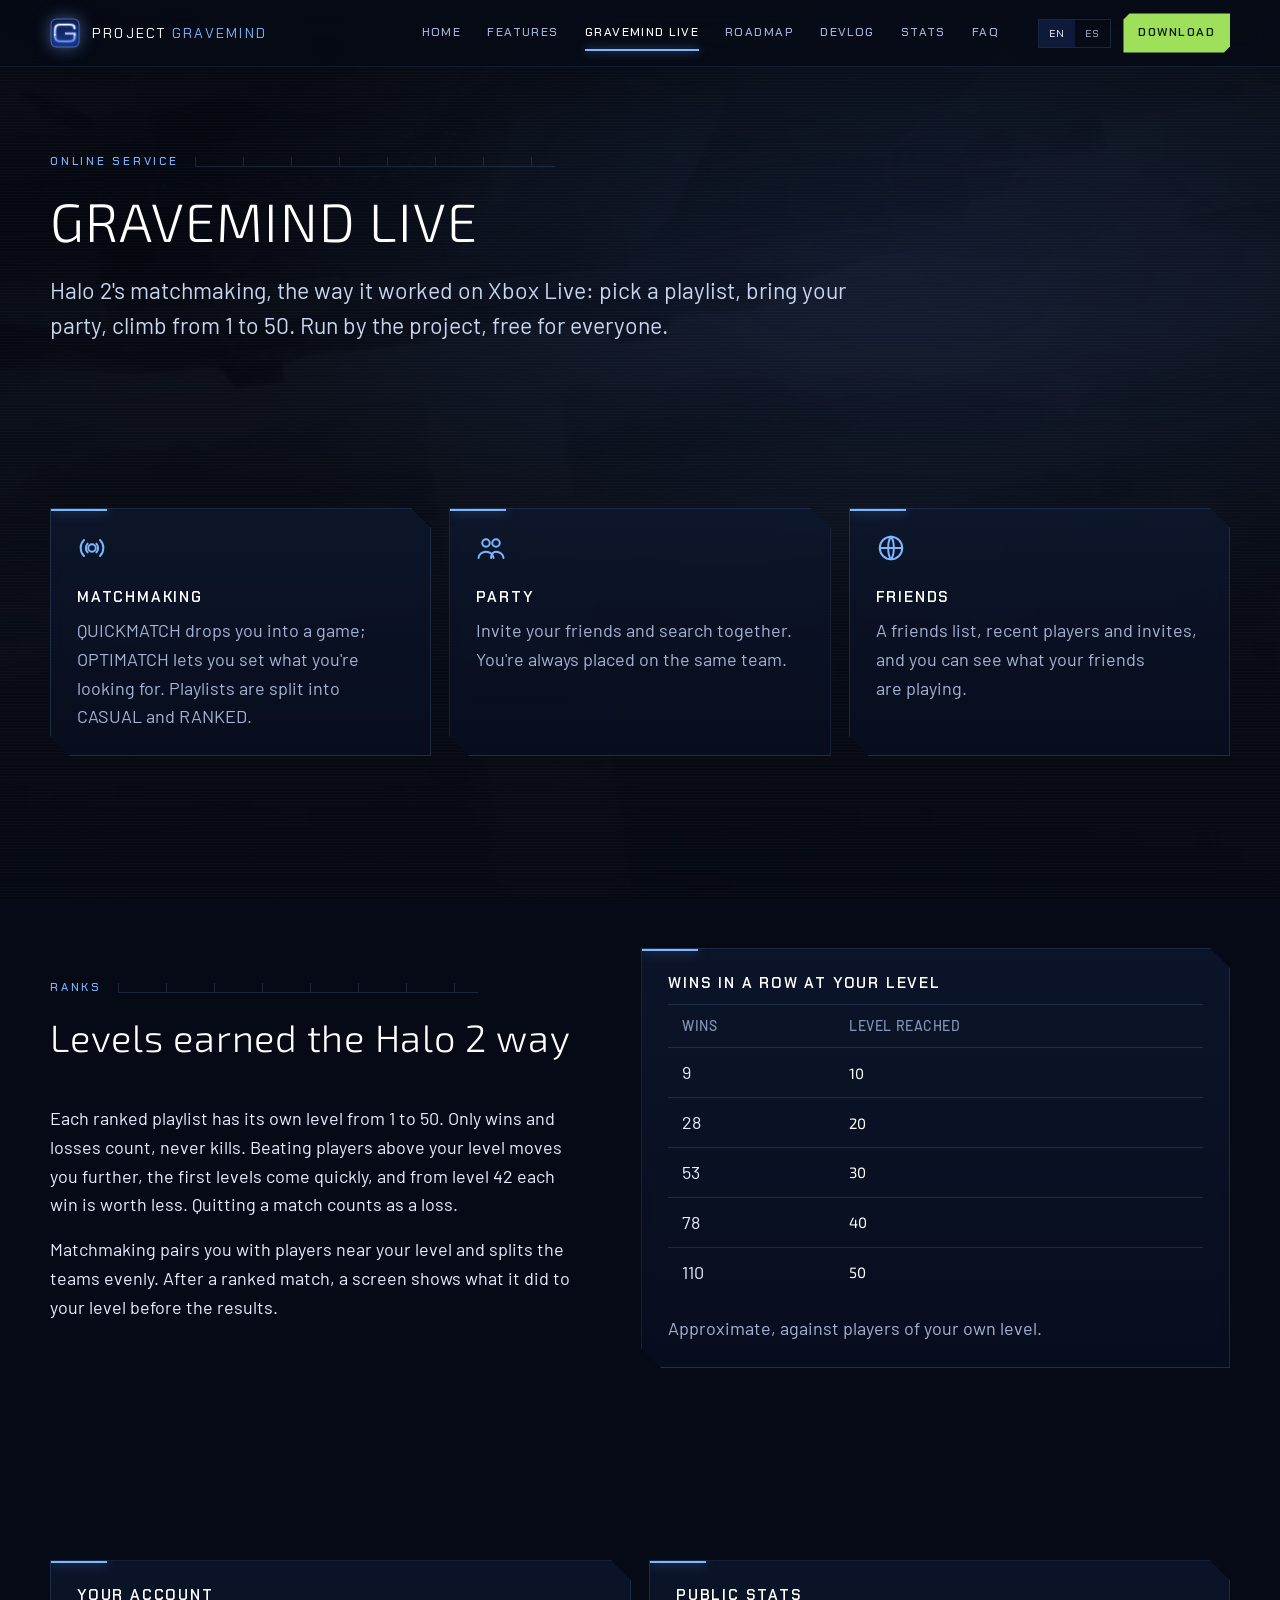
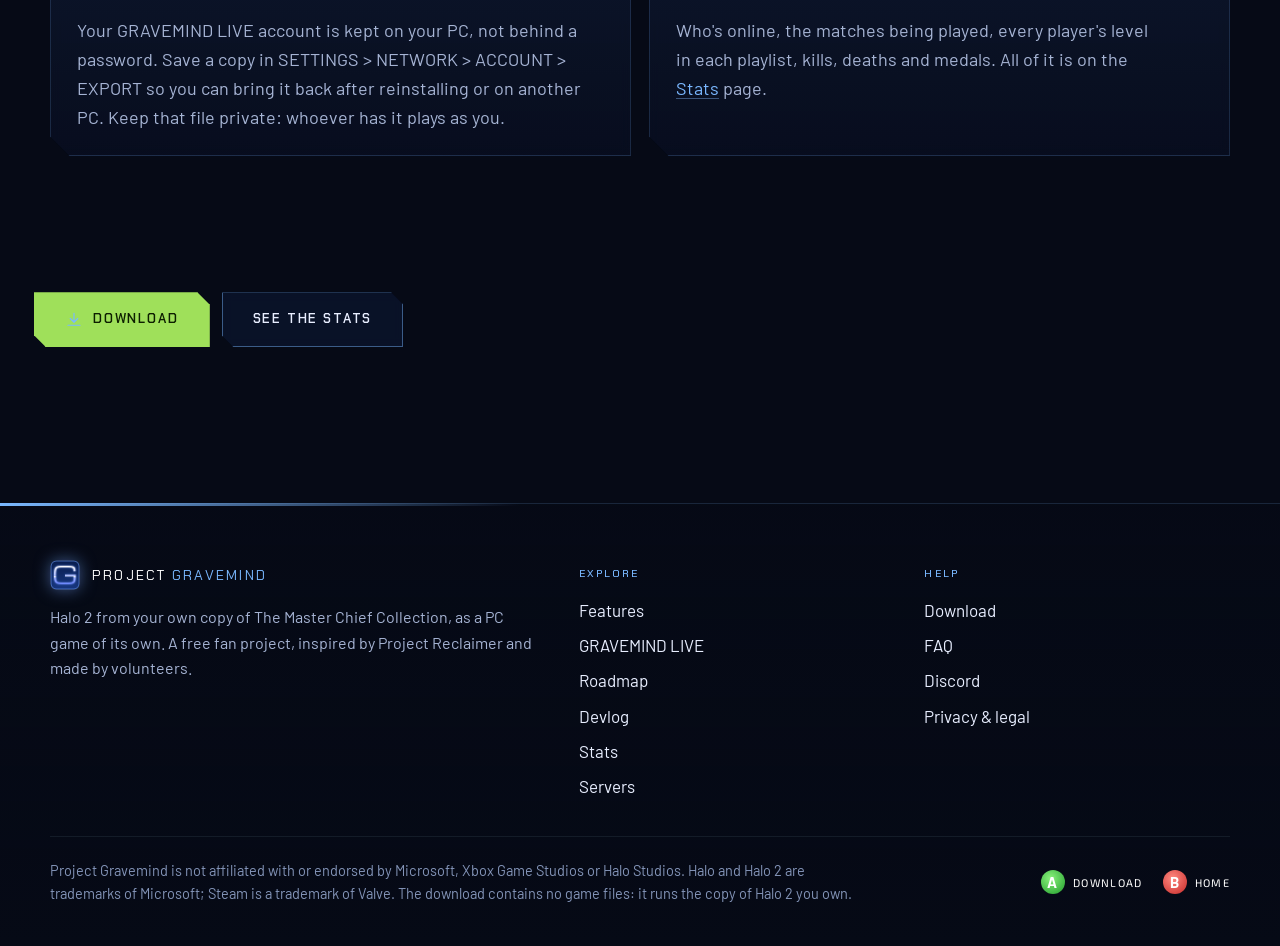
<file: live.html>
<!doctype html>
<html lang="en" data-lang="en">
<head>
<meta charset="utf-8">
<meta name="viewport" content="width=device-width, initial-scale=1">
<title>GRAVEMIND LIVE · Project Gravemind</title>
<meta name="description" content="GRAVEMIND LIVE brings back Halo 2's online play: matchmaking playlists, parties, friends and the 1 to 50 ranks.">
<meta name="theme-color" content="#030814">
<meta property="og:type" content="website">
<meta property="og:site_name" content="Project Gravemind">
<meta property="og:title" content="GRAVEMIND LIVE · Project Gravemind">
<meta property="og:description" content="GRAVEMIND LIVE brings back Halo 2's online play: matchmaking playlists, parties, friends and the 1 to 50 ranks.">
<meta property="og:image" content="https://projectgravemind.com/img/ingame.jpg">
<meta property="og:url" content="https://projectgravemind.com/live.html">
<meta name="twitter:card" content="summary_large_image">
<link rel="canonical" href="https://projectgravemind.com/live.html">
<link rel="icon" href="img/logo.png" type="image/png">
<link rel="preconnect" href="https://fonts.googleapis.com">
<link rel="preconnect" href="https://fonts.gstatic.com" crossorigin>
<link href="https://fonts.googleapis.com/css2?family=Barlow:wght@400;500;600&family=Chakra+Petch:wght@500;600&family=Exo+2:ital,wght@0,200;0,300;0,400;0,500;1,200;1,300&display=swap" rel="stylesheet">
<link rel="stylesheet" href="style.css">
</head>
<body class="live">
<a class="skip" href="#main"><span lang="en">Skip to content</span><span lang="es">Saltar al contenido</span></a>
<div class="bg" aria-hidden="true"><video muted loop playsinline autoplay preload="none" poster="media/hero-poster.jpg" tabindex="-1"></video></div>
<div class="bg-lines" aria-hidden="true"></div>
<header class="topbar">
  <div class="topbar-in">
    <a class="brand" href="index.html"><img src="img/logo.png" alt="" width="30" height="30"><span><span class="long">PROJECT </span><b>GRAVEMIND</b></span></a>
    <nav class="nav" aria-label="Main">
      <a href="index.html"><span lang="en">Home</span><span lang="es">Inicio</span></a>
      <a href="features.html"><span lang="en">Features</span><span lang="es">Funciones</span></a>
      <a href="live.html" class="on" aria-current="page">GRAVEMIND LIVE</a>
      <a href="roadmap.html"><span lang="en">Roadmap</span><span lang="es">Hoja de ruta</span></a>
      <a href="devlog.html">Devlog</a>
      <a href="stats.html"><span lang="en">Stats</span><span lang="es">Estadísticas</span></a>
      <a href="faq.html">FAQ</a>
    </nav>
    <div class="top-actions">
      <div class="lang" role="group" aria-label="Language / Idioma">
        <button type="button" data-set-lang="en" aria-label="English">EN</button>
        <button type="button" data-set-lang="es" aria-label="Español">ES</button>
      </div>
      <a class="btn-sm" href="download.html"><span lang="en">Download</span><span lang="es">Descargar</span></a>
    </div>
  </div>
</header>
<main id="main">

<section class="page-hero"><div class="wrap">
  <div class="section-head"><p class="eyebrow"><span lang="en">Online service</span><span lang="es">Servicio en línea</span></p><h1 class="h"><span lang="en">GRAVEMIND LIVE</span><span lang="es">GRAVEMIND LIVE</span></h1><p class="lead"><span lang="en">Halo 2's matchmaking, the way it worked on Xbox Live: pick a playlist, bring your party, climb from 1 to 50. Run by the project, free for everyone.</span><span lang="es">El matchmaking de Halo 2 como funcionaba en Xbox Live: eliges una lista, traes a tu grupo y subes del 1 al 50. Lo gestiona el proyecto y es gratis para todos.</span></p></div>
</div></section>

<section class="reveal"><div class="wrap">
  <div class="grid three">
    <div class="panel card"><svg class="ico" aria-hidden="true" viewBox="0 0 24 24" fill="none" stroke="currentColor" stroke-width="1.6" stroke-linecap="round" stroke-linejoin="round"><circle cx="12" cy="12" r="3"/><path d="M5.6 5.6a9 9 0 0 0 0 12.8M18.4 5.6a9 9 0 0 1 0 12.8M8.5 8.5a5 5 0 0 0 0 7M15.5 8.5a5 5 0 0 1 0 7"/></svg><h3><span lang="en">Matchmaking</span><span lang="es">Matchmaking</span></h3><p><span lang="en">QUICKMATCH drops you into a game; OPTIMATCH lets you set what you're looking for. Playlists are split into CASUAL and RANKED.</span><span lang="es">PARTIDA RÁPIDA te mete en una partida; OPTIMATCH te deja elegir qué buscas. Las listas se dividen en CASUAL y COMPETITIVO.</span></p></div>
    <div class="panel card"><svg class="ico" aria-hidden="true" viewBox="0 0 24 24" fill="none" stroke="currentColor" stroke-width="1.6" stroke-linecap="round" stroke-linejoin="round"><circle cx="8" cy="8" r="3"/><circle cx="16" cy="8" r="3"/><path d="M2 20c0-3 3-5 6-5s6 2 6 5M12 20c0-3 2-5 4-5 3 0 6 2 6 5"/></svg><h3><span lang="en">Party</span><span lang="es">Grupo</span></h3><p><span lang="en">Invite your friends and search together. You're always placed on the same team.</span><span lang="es">Invita a tus amigos y buscad juntos. Siempre os toca el mismo equipo.</span></p></div>
    <div class="panel card"><svg class="ico" aria-hidden="true" viewBox="0 0 24 24" fill="none" stroke="currentColor" stroke-width="1.6" stroke-linecap="round" stroke-linejoin="round"><circle cx="12" cy="12" r="9"/><path d="M3 12h18M12 3c3 3.5 3 14.5 0 18M12 3c-3 3.5-3 14.5 0 18"/></svg><h3><span lang="en">Friends</span><span lang="es">Amigos</span></h3><p><span lang="en">A friends list, recent players and invites, and you can see what your friends are playing.</span><span lang="es">Lista de amigos, jugadores recientes e invitaciones, y puedes ver a qué juegan tus amigos.</span></p></div>
  </div>
</div></section>

<section class="reveal"><div class="wrap split">
  <div>
    <div class="section-head"><p class="eyebrow"><span lang="en">Ranks</span><span lang="es">Rangos</span></p><h2 class="h"><span lang="en">Levels earned the Halo 2 way</span><span lang="es">Niveles al estilo de Halo 2</span></h2></div>
    <p><span lang="en">Each ranked playlist has its own level from 1 to 50. Only wins and losses count, never kills. Beating players above your level moves you further, the first levels come quickly, and from level 42 each win is worth less. Quitting a match counts as a loss.</span><span lang="es">Cada lista competitiva tiene su propio nivel del 1 al 50. Solo cuentan las victorias y las derrotas, nunca las bajas. Ganar a jugadores de más nivel te hace avanzar más, los primeros niveles llegan rápido y a partir del 42 cada victoria vale menos. Abandonar una partida cuenta como derrota.</span></p>
    <p><span lang="en">Matchmaking pairs you with players near your level and splits the teams evenly. After a ranked match, a screen shows what it did to your level before the results.</span><span lang="es">El matchmaking te junta con jugadores de un nivel parecido y reparte los equipos de forma equilibrada. Tras una partida competitiva, antes de los resultados, una pantalla muestra cómo ha cambiado tu nivel.</span></p>
  </div>
  <div class="panel">
    <h3><span lang="en">Wins in a row at your level</span><span lang="es">Victorias seguidas a tu nivel</span></h3>
    <table class="ranks">
      <thead><tr><th><span lang="en">Wins</span><span lang="es">Victorias</span></th><th><span lang="en">Level reached</span><span lang="es">Nivel alcanzado</span></th></tr></thead>
      <tbody><tr><td>9</td><td>10</td></tr><tr><td>28</td><td>20</td></tr><tr><td>53</td><td>30</td></tr><tr><td>78</td><td>40</td></tr><tr><td>110</td><td>50</td></tr></tbody>
    </table>
    <p><span lang="en">Approximate, against players of your own level.</span><span lang="es">Aproximado, contra jugadores de tu mismo nivel.</span></p>
  </div>
</div></section>

<section class="reveal"><div class="wrap grid two">
  <div class="panel">
    <h3><span lang="en">Your account</span><span lang="es">Tu cuenta</span></h3>
    <p><span lang="en">Your GRAVEMIND LIVE account is kept on your PC, not behind a password. Save a copy in SETTINGS &gt; NETWORK &gt; ACCOUNT &gt; EXPORT so you can bring it back after reinstalling or on another PC. Keep that file private: whoever has it plays as you.</span><span lang="es">Tu cuenta de GRAVEMIND LIVE se guarda en tu PC, no tras una contraseña. Haz una copia en AJUSTES &gt; CONEXIÓN &gt; CUENTA &gt; EXPORTAR para recuperarla si reinstalas o cambias de PC. Guarda ese archivo en privado: quien lo tenga juega como tú.</span></p>
  </div>
  <div class="panel">
    <h3><span lang="en">Public stats</span><span lang="es">Estadísticas públicas</span></h3>
    <p><span lang="en">Who's online, the matches being played, every player's level in each playlist, kills, deaths and medals. All of it is on the <a href="stats.html">Stats</a> page.</span><span lang="es">Quién está en línea, las partidas en curso, el nivel de cada jugador en cada lista, bajas, muertes y medallas. Todo está en la página de <a href="stats.html">Estadísticas</a>.</span></p>
  </div>
</div></section>

<section class="tight reveal"><div class="wrap">
  <div class="cta" style="margin-top:0"><span class="btn-wrap"><a class="btn" href="download.html"><svg class="ico" viewBox="0 0 24 24" fill="none" stroke="currentColor" stroke-width="1.6" stroke-linecap="round" stroke-linejoin="round"><path d="M12 3v12M7 10l5 5 5-5M4 19h16"/></svg><span lang="en">Download</span><span lang="es">Descargar</span></a></span><span class="btn-wrap"><a class="btn ghost" href="stats.html"><span lang="en">See the stats</span><span lang="es">Ver estadísticas</span></a></span></div>
</div></section>

</main>
<footer>
  <div class="foot">
    <div>
      <a class="brand" href="index.html"><img src="img/logo.png" alt="" width="30" height="30"><span>PROJECT <b>GRAVEMIND</b></span></a>
      <p><span lang="en">Halo 2 from your own copy of The Master Chief Collection, as a PC game of its own. A free fan project, inspired by Project Reclaimer and made by volunteers.</span><span lang="es">Halo 2 desde tu propia copia de The Master Chief Collection, como un juego de PC independiente. Un proyecto de fans gratuito, inspirado en Project Reclaimer y hecho por voluntarios.</span></p>
    </div>
    <div>
      <h4><span lang="en">Explore</span><span lang="es">Explora</span></h4>
      <ul>
        <li><a href="features.html"><span lang="en">Features</span><span lang="es">Funciones</span></a></li>
        <li><a href="live.html">GRAVEMIND LIVE</a></li>
        <li><a href="roadmap.html"><span lang="en">Roadmap</span><span lang="es">Hoja de ruta</span></a></li>
        <li><a href="devlog.html">Devlog</a></li>
        <li><a href="stats.html"><span lang="en">Stats</span><span lang="es">Estadísticas</span></a></li>
        <li><a href="servers.html"><span lang="en">Servers</span><span lang="es">Servidores</span></a></li>
      </ul>
    </div>
    <div>
      <h4><span lang="en">Help</span><span lang="es">Ayuda</span></h4>
      <ul>
        <li><a href="download.html"><span lang="en">Download</span><span lang="es">Descargar</span></a></li>
        <li><a href="faq.html"><span lang="en">FAQ</span><span lang="es">Preguntas frecuentes</span></a></li>
        <li><a href="https://discord.gg/g9nvDa9wh" target="_blank" rel="noopener">Discord</a></li>
        <li><a href="privacy.html"><span lang="en">Privacy &amp; legal</span><span lang="es">Privacidad y aviso legal</span></a></li>
      </ul>
    </div>
  </div>
  <div class="legal-line">
    <p><span lang="en">Project Gravemind is not affiliated with or endorsed by Microsoft, Xbox Game Studios or Halo Studios. Halo and Halo 2 are trademarks of Microsoft; Steam is a trademark of Valve. The download contains no game files: it runs the copy of Halo 2 you own.</span><span lang="es">Project Gravemind no tiene relación con Microsoft, Xbox Game Studios ni Halo Studios, ni cuenta con su respaldo. Halo y Halo 2 son marcas de Microsoft; Steam es una marca de Valve. La descarga no contiene archivos del juego: ejecuta la copia de Halo 2 que tienes.</span></p>
    <div class="legend" aria-hidden="true">
      <span><i class="a">A</i><a href="download.html" tabindex="-1"><span lang="en">DOWNLOAD</span><span lang="es">DESCARGAR</span></a></span>
      <span><i class="b">B</i><a href="index.html" tabindex="-1"><span lang="en">HOME</span><span lang="es">INICIO</span></a></span>
    </div>
  </div>
</footer>
<div class="viewer" id="viewer" tabindex="-1" role="dialog" aria-modal="true" aria-label="Screenshot"><img alt=""></div>
<script src="main.js"></script>
</body>
</html>
</file>
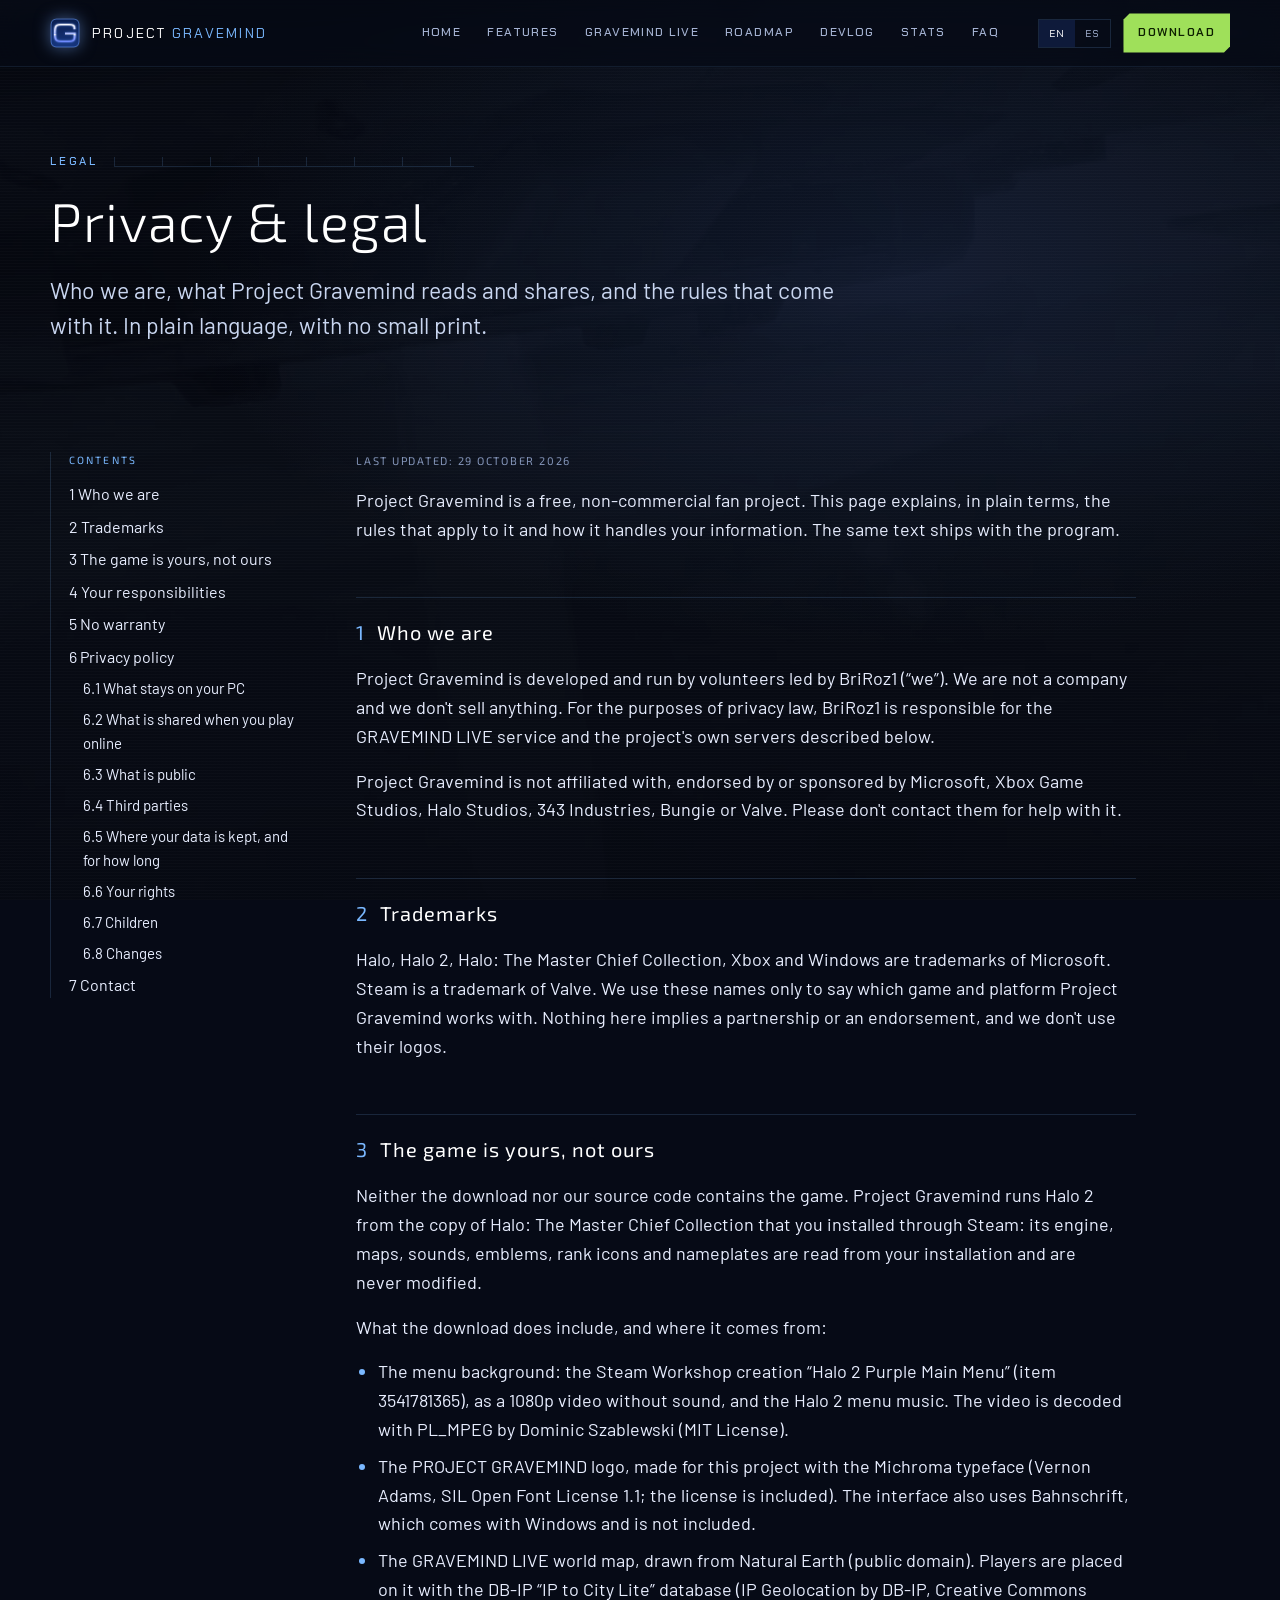
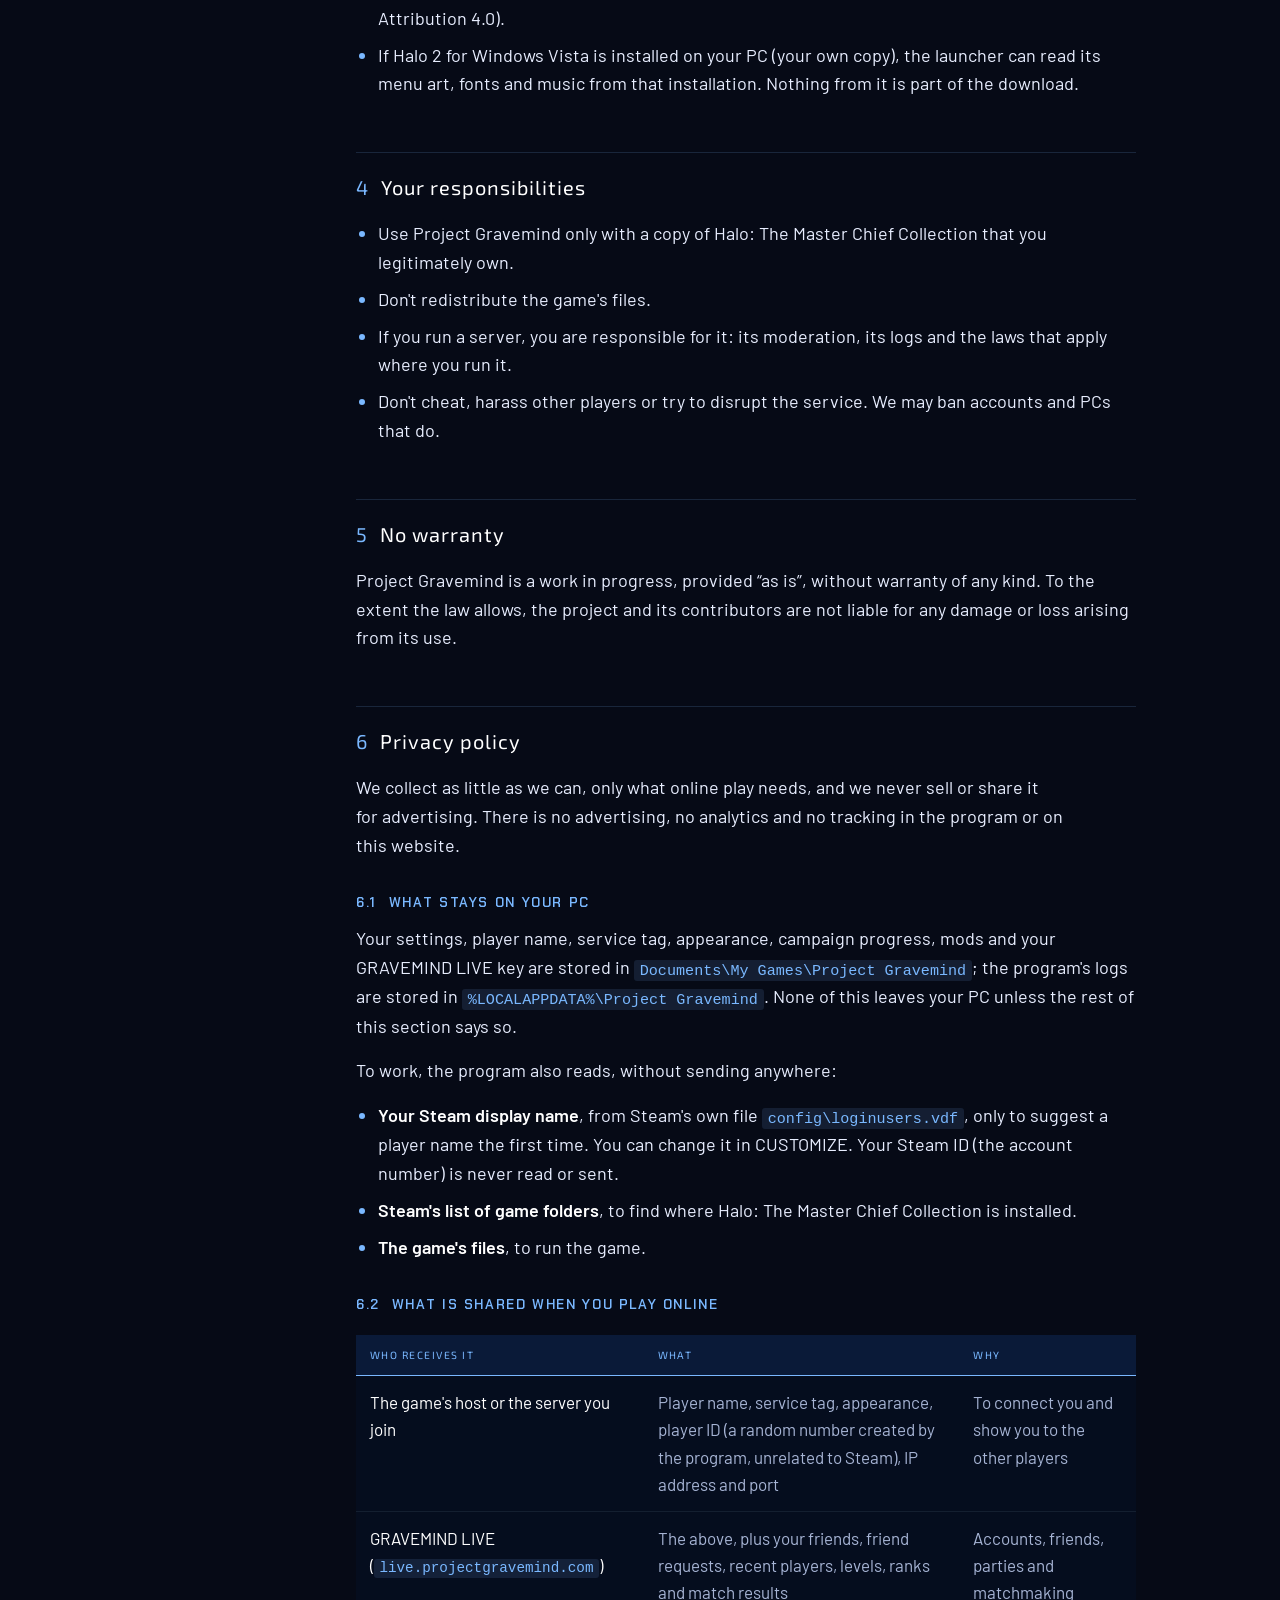
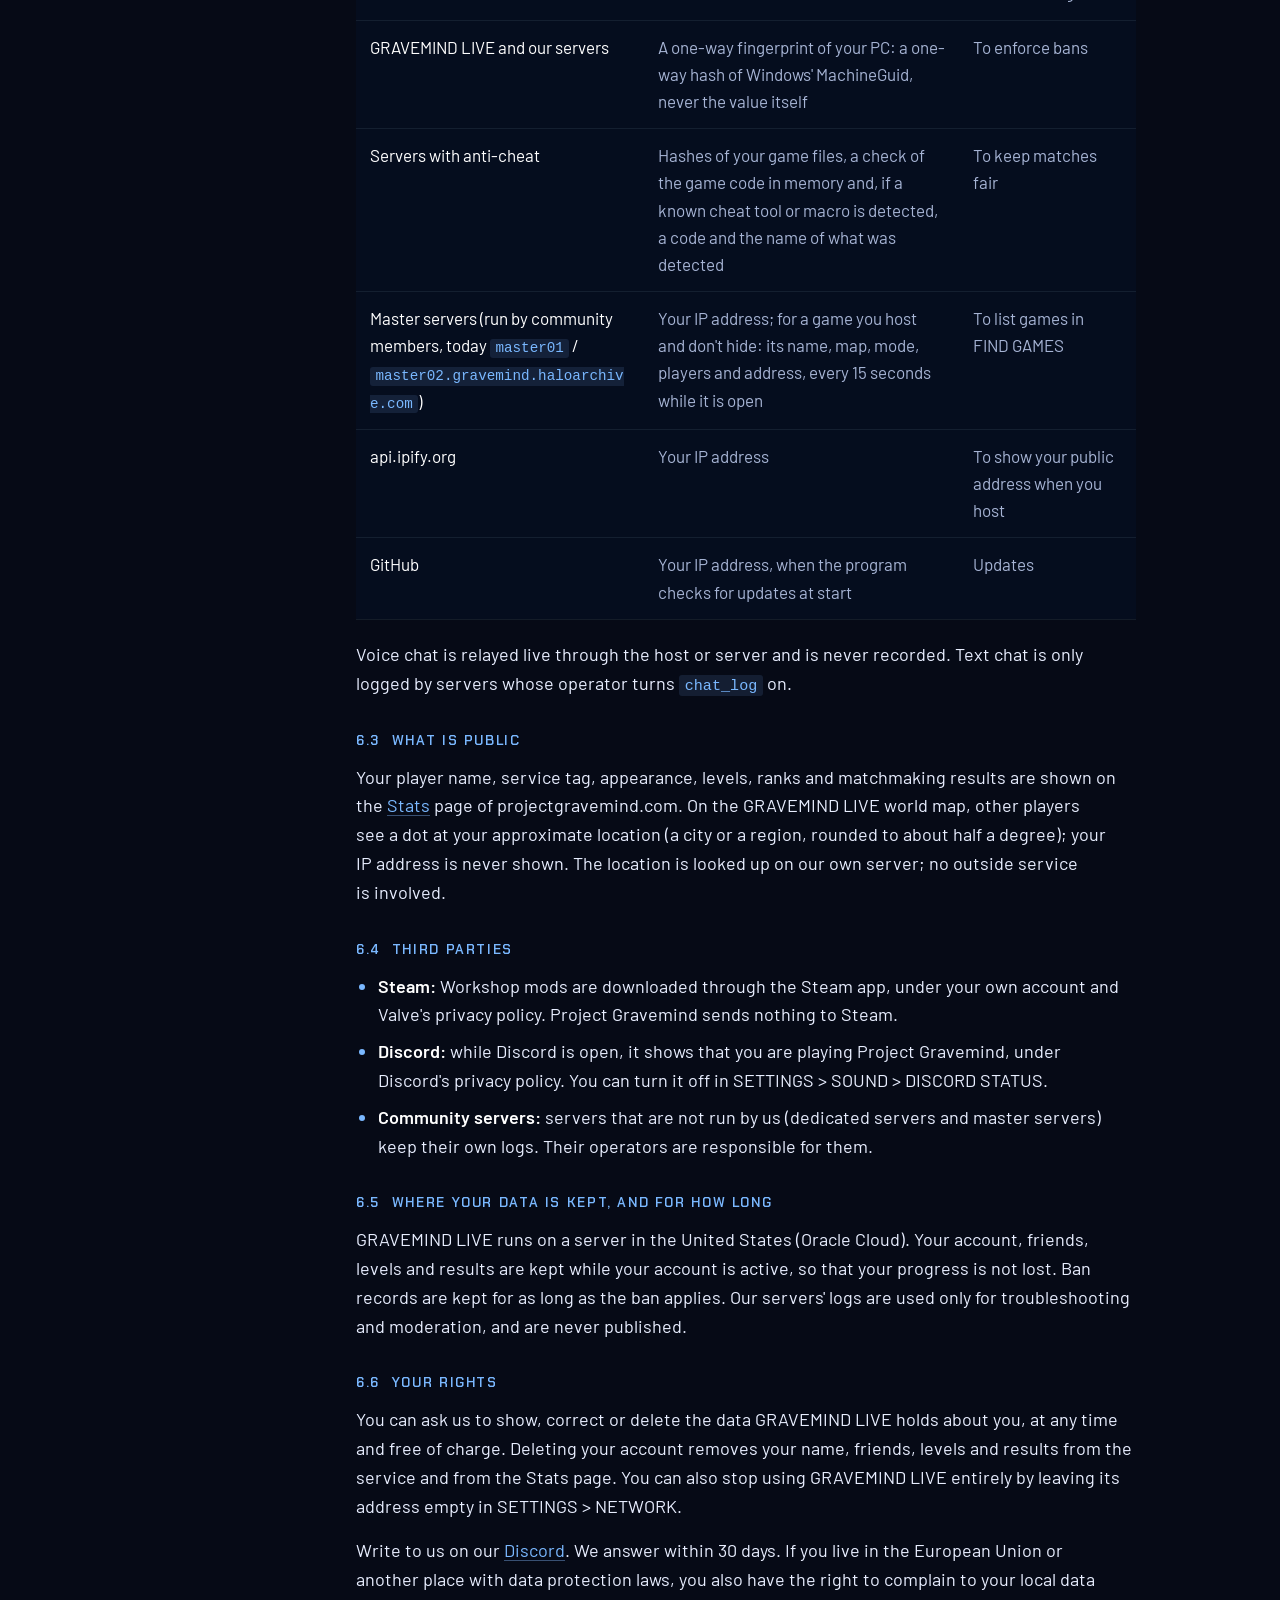
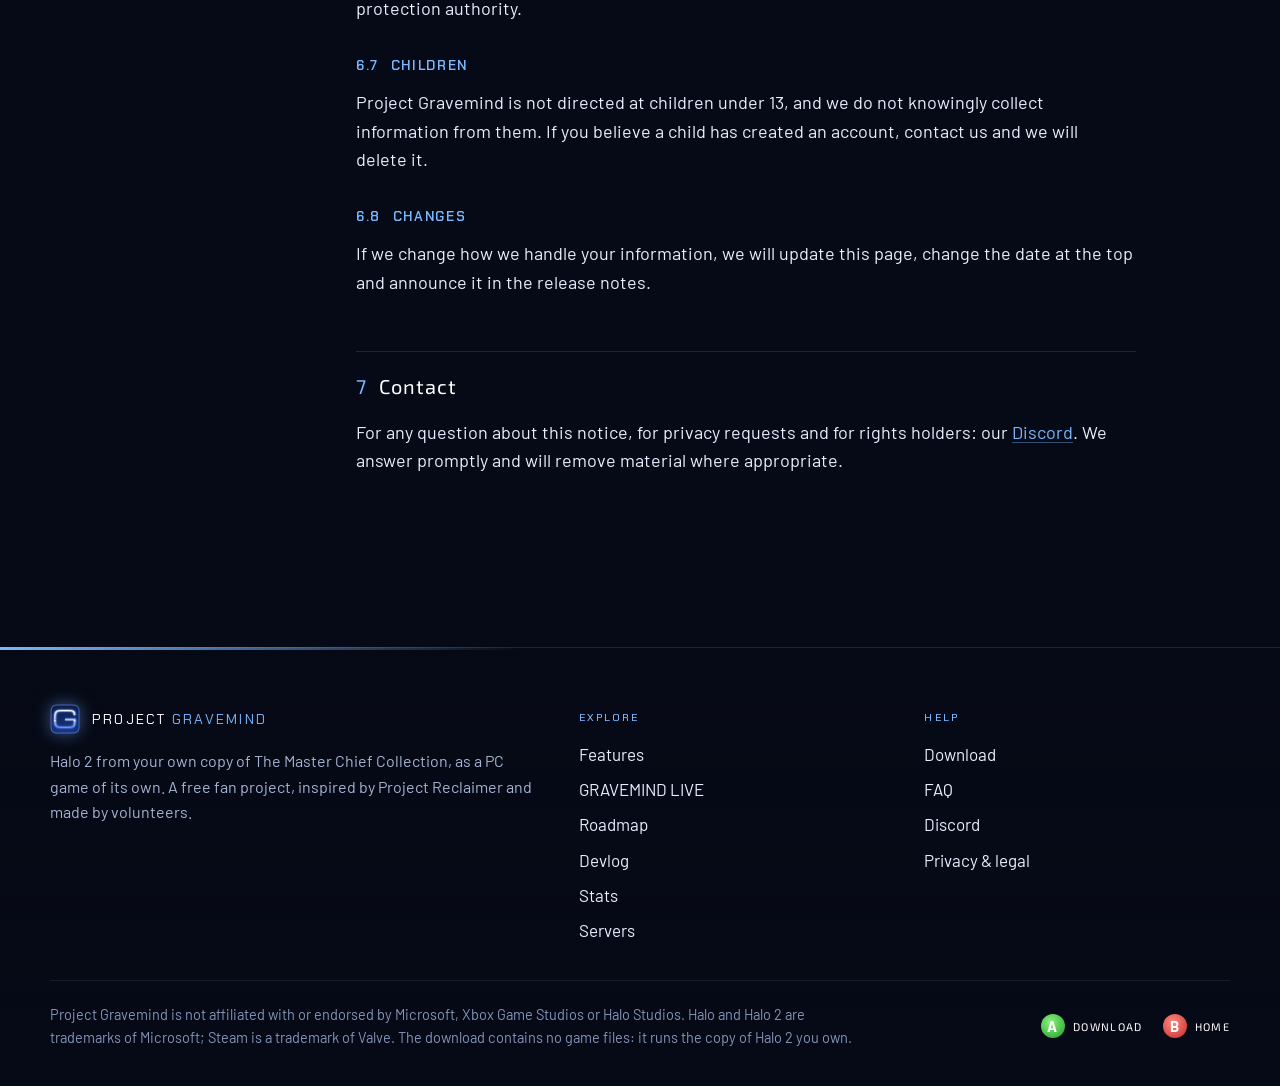
<file: privacy.html>
<!doctype html>
<html lang="en" data-lang="en">
<head>
<meta charset="utf-8">
<meta name="viewport" content="width=device-width, initial-scale=1">
<title>Privacy & legal · Project Gravemind</title>
<meta name="description" content="Project Gravemind's legal notice and privacy policy: what the program reads, what it shares and your rights.">
<meta name="theme-color" content="#030814">
<meta property="og:type" content="website">
<meta property="og:site_name" content="Project Gravemind">
<meta property="og:title" content="Privacy & legal · Project Gravemind">
<meta property="og:description" content="Project Gravemind's legal notice and privacy policy: what the program reads, what it shares and your rights.">
<meta property="og:image" content="https://projectgravemind.com/img/ingame.jpg">
<meta property="og:url" content="https://projectgravemind.com/privacy.html">
<meta name="twitter:card" content="summary_large_image">
<link rel="canonical" href="https://projectgravemind.com/privacy.html">
<link rel="icon" href="img/logo.png" type="image/png">
<link rel="preconnect" href="https://fonts.googleapis.com">
<link rel="preconnect" href="https://fonts.gstatic.com" crossorigin>
<link href="https://fonts.googleapis.com/css2?family=Barlow:wght@400;500;600&family=Chakra+Petch:wght@500;600&family=Exo+2:ital,wght@0,200;0,300;0,400;0,500;1,200;1,300&display=swap" rel="stylesheet">
<link rel="stylesheet" href="style.css">
</head>
<body class="privacy">
<a class="skip" href="#main"><span lang="en">Skip to content</span><span lang="es">Saltar al contenido</span></a>
<div class="bg" aria-hidden="true"><video muted loop playsinline autoplay preload="none" poster="media/hero-poster.jpg" tabindex="-1"></video></div>
<div class="bg-lines" aria-hidden="true"></div>
<header class="topbar">
  <div class="topbar-in">
    <a class="brand" href="index.html"><img src="img/logo.png" alt="" width="30" height="30"><span><span class="long">PROJECT </span><b>GRAVEMIND</b></span></a>
    <nav class="nav" aria-label="Main">
      <a href="index.html"><span lang="en">Home</span><span lang="es">Inicio</span></a>
      <a href="features.html"><span lang="en">Features</span><span lang="es">Funciones</span></a>
      <a href="live.html">GRAVEMIND LIVE</a>
      <a href="roadmap.html"><span lang="en">Roadmap</span><span lang="es">Hoja de ruta</span></a>
      <a href="devlog.html">Devlog</a>
      <a href="stats.html"><span lang="en">Stats</span><span lang="es">Estadísticas</span></a>
      <a href="faq.html">FAQ</a>
    </nav>
    <div class="top-actions">
      <div class="lang" role="group" aria-label="Language / Idioma">
        <button type="button" data-set-lang="en" aria-label="English">EN</button>
        <button type="button" data-set-lang="es" aria-label="Español">ES</button>
      </div>
      <a class="btn-sm" href="download.html"><span lang="en">Download</span><span lang="es">Descargar</span></a>
    </div>
  </div>
</header>
<main id="main">

<section class="page-hero"><div class="wrap">
  <div class="section-head"><p class="eyebrow"><span lang="en">Legal</span><span lang="es">Legal</span></p><h1 class="h"><span lang="en">Privacy &amp; legal</span><span lang="es">Privacidad y aviso legal</span></h1><p class="lead"><span lang="en">Who we are, what Project Gravemind reads and shares, and the rules that come with it. In plain language, with no small print.</span><span lang="es">Quiénes somos, qué lee y comparte Project Gravemind y las normas que lo acompañan. En lenguaje claro y sin letra pequeña.</span></p></div>
</div></section>
<section class="tight"><div class="wrap">
  <div lang="en" class="doc"><nav class="toc" aria-label="Contents"><b>Contents</b><ol><li><a href="#en-who">1 Who we are</a></li><li><a href="#en-trademarks">2 Trademarks</a></li><li><a href="#en-game">3 The game is yours, not ours</a></li><li><a href="#en-responsibilities">4 Your responsibilities</a></li><li><a href="#en-warranty">5 No warranty</a></li><li><a href="#en-privacy">6 Privacy policy</a></li><li class="sub"><a href="#en-on-your-pc">6.1 What stays on your PC</a></li><li class="sub"><a href="#en-shared">6.2 What is shared when you play online</a></li><li class="sub"><a href="#en-public">6.3 What is public</a></li><li class="sub"><a href="#en-third-parties">6.4 Third parties</a></li><li class="sub"><a href="#en-retention">6.5 Where your data is kept, and for how long</a></li><li class="sub"><a href="#en-rights">6.6 Your rights</a></li><li class="sub"><a href="#en-children">6.7 Children</a></li><li class="sub"><a href="#en-changes">6.8 Changes</a></li><li><a href="#en-contact">7 Contact</a></li></ol></nav><article class="prose"><p class="updated-on">Last updated: 29 October 2026</p><p>Project Gravemind is a free, non-commercial fan project. This page explains, in plain terms, the rules that apply to it and how it handles your information. The same text ships with the program.</p><h2 id="en-who"><span class="n">1</span>Who we are</h2><p>Project Gravemind is developed and run by volunteers led by BriRoz1 (“we”). We are not a company and we don't sell anything. For the purposes of privacy law, BriRoz1 is responsible for the GRAVEMIND LIVE service and the project's own servers described below.</p><p>Project Gravemind is not affiliated with, endorsed by or sponsored by Microsoft, Xbox Game Studios, Halo Studios, 343 Industries, Bungie or Valve. Please don't contact them for help with it.</p><h2 id="en-trademarks"><span class="n">2</span>Trademarks</h2><p>Halo, Halo 2, Halo: The Master Chief Collection, Xbox and Windows are trademarks of Microsoft. Steam is a trademark of Valve. We use these names only to say which game and platform Project Gravemind works with. Nothing here implies a partnership or an endorsement, and we don't use their logos.</p><h2 id="en-game"><span class="n">3</span>The game is yours, not ours</h2><p>Neither the download nor our source code contains the game. Project Gravemind runs Halo 2 from the copy of Halo: The Master Chief Collection that you installed through Steam: its engine, maps, sounds, emblems, rank icons and nameplates are read from your installation and are never modified.</p><p>What the download does include, and where it comes from:</p><ul><li>The menu background: the Steam Workshop creation “Halo 2 Purple Main Menu” (item 3541781365), as a 1080p video without sound, and the Halo 2 menu music. The video is decoded with PL_MPEG by Dominic Szablewski (MIT License).</li><li>The PROJECT GRAVEMIND logo, made for this project with the Michroma typeface (Vernon Adams, SIL Open Font License 1.1; the license is included). The interface also uses Bahnschrift, which comes with Windows and is not included.</li><li>The GRAVEMIND LIVE world map, drawn from Natural Earth (public domain). Players are placed on it with the DB-IP “IP to City Lite” database (IP Geolocation by DB-IP, Creative Commons Attribution 4.0).</li><li>If Halo 2 for Windows Vista is installed on your PC (your own copy), the launcher can read its menu art, fonts and music from that installation. Nothing from it is part of the download.</li></ul><h2 id="en-responsibilities"><span class="n">4</span>Your responsibilities</h2><ul><li>Use Project Gravemind only with a copy of Halo: The Master Chief Collection that you legitimately own.</li><li>Don't redistribute the game's files.</li><li>If you run a server, you are responsible for it: its moderation, its logs and the laws that apply where you run it.</li><li>Don't cheat, harass other players or try to disrupt the service. We may ban accounts and PCs that do.</li></ul><h2 id="en-warranty"><span class="n">5</span>No warranty</h2><p>Project Gravemind is a work in progress, provided “as is”, without warranty of any kind. To the extent the law allows, the project and its contributors are not liable for any damage or loss arising from its use.</p><h2 id="en-privacy"><span class="n">6</span>Privacy policy</h2><p>We collect as little as we can, only what online play needs, and we never sell or share it for advertising. There is no advertising, no analytics and no tracking in the program or on this website.</p><h3 id="en-on-your-pc"><span class="n">6.1</span>What stays on your PC</h3><p>Your settings, player name, service tag, appearance, campaign progress, mods and your GRAVEMIND LIVE key are stored in <code>Documents\My Games\Project Gravemind</code>; the program's logs are stored in <code>%LOCALAPPDATA%\Project Gravemind</code>. None of this leaves your PC unless the rest of this section says so.</p><p>To work, the program also reads, without sending anywhere:</p><ul><li><b>Your Steam display name</b>, from Steam's own file <code>config\loginusers.vdf</code>, only to suggest a player name the first time. You can change it in CUSTOMIZE. Your Steam ID (the account number) is never read or sent.</li><li><b>Steam's list of game folders</b>, to find where Halo: The Master Chief Collection is installed.</li><li><b>The game's files</b>, to run the game.</li></ul><h3 id="en-shared"><span class="n">6.2</span>What is shared when you play online</h3><div class="table-wrap"><table class="data"><thead><tr><th>Who receives it</th><th>What</th><th>Why</th></tr></thead><tbody><tr><td>The game's host or the server you join</td><td>Player name, service tag, appearance, player ID (a random number created by the program, unrelated to Steam), IP address and port</td><td>To connect you and show you to the other players</td></tr><tr><td>GRAVEMIND LIVE (<code>live.projectgravemind.com</code>)</td><td>The above, plus your friends, friend requests, recent players, levels, ranks and match results</td><td>Accounts, friends, parties and matchmaking</td></tr><tr><td>GRAVEMIND LIVE and our servers</td><td>A one-way fingerprint of your PC: a one-way hash of Windows' MachineGuid, never the value itself</td><td>To enforce bans</td></tr><tr><td>Servers with anti-cheat</td><td>Hashes of your game files, a check of the game code in memory and, if a known cheat tool or macro is detected, a code and the name of what was detected</td><td>To keep matches fair</td></tr><tr><td>Master servers (run by community members, today <code>master01</code> / <code>master02.gravemind.haloarchive.com</code>)</td><td>Your IP address; for a game you host and don't hide: its name, map, mode, players and address, every 15 seconds while it is open</td><td>To list games in FIND GAMES</td></tr><tr><td>api.ipify.org</td><td>Your IP address</td><td>To show your public address when you host</td></tr><tr><td>GitHub</td><td>Your IP address, when the program checks for updates at start</td><td>Updates</td></tr></tbody></table></div><p>Voice chat is relayed live through the host or server and is never recorded. Text chat is only logged by servers whose operator turns <code>chat_log</code> on.</p><h3 id="en-public"><span class="n">6.3</span>What is public</h3><p>Your player name, service tag, appearance, levels, ranks and matchmaking results are shown on the <a href="stats.html">Stats</a> page of projectgravemind.com. On the GRAVEMIND LIVE world map, other players see a dot at your approximate location (a city or a region, rounded to about half a degree); your IP address is never shown. The location is looked up on our own server; no outside service is involved.</p><h3 id="en-third-parties"><span class="n">6.4</span>Third parties</h3><ul><li><b>Steam:</b> Workshop mods are downloaded through the Steam app, under your own account and Valve's privacy policy. Project Gravemind sends nothing to Steam.</li><li><b>Discord:</b> while Discord is open, it shows that you are playing Project Gravemind, under Discord's privacy policy. You can turn it off in SETTINGS &gt; SOUND &gt; DISCORD STATUS.</li><li><b>Community servers:</b> servers that are not run by us (dedicated servers and master servers) keep their own logs. Their operators are responsible for them.</li></ul><h3 id="en-retention"><span class="n">6.5</span>Where your data is kept, and for how long</h3><p>GRAVEMIND LIVE runs on a server in the United States (Oracle Cloud). Your account, friends, levels and results are kept while your account is active, so that your progress is not lost. Ban records are kept for as long as the ban applies. Our servers' logs are used only for troubleshooting and moderation, and are never published.</p><h3 id="en-rights"><span class="n">6.6</span>Your rights</h3><p>You can ask us to show, correct or delete the data GRAVEMIND LIVE holds about you, at any time and free of charge. Deleting your account removes your name, friends, levels and results from the service and from the Stats page. You can also stop using GRAVEMIND LIVE entirely by leaving its address empty in SETTINGS &gt; NETWORK.</p><p>Write to us on our <a href="https://discord.gg/g9nvDa9wh" target="_blank" rel="noopener">Discord</a>. We answer within 30 days. If you live in the European Union or another place with data protection laws, you also have the right to complain to your local data protection authority.</p><h3 id="en-children"><span class="n">6.7</span>Children</h3><p>Project Gravemind is not directed at children under 13, and we do not knowingly collect information from them. If you believe a child has created an account, contact us and we will delete it.</p><h3 id="en-changes"><span class="n">6.8</span>Changes</h3><p>If we change how we handle your information, we will update this page, change the date at the top and announce it in the release notes.</p><h2 id="en-contact"><span class="n">7</span>Contact</h2><p>For any question about this notice, for privacy requests and for rights holders: our <a href="https://discord.gg/g9nvDa9wh" target="_blank" rel="noopener">Discord</a>. We answer promptly and will remove material where appropriate.</p></article></div>
  <div lang="es" class="doc"><nav class="toc" aria-label="Contenido"><b>Contenido</b><ol><li><a href="#es-who">1 Quiénes somos</a></li><li><a href="#es-trademarks">2 Marcas</a></li><li><a href="#es-game">3 El juego es tuyo, no nuestro</a></li><li><a href="#es-responsibilities">4 Tus responsabilidades</a></li><li><a href="#es-warranty">5 Sin garantía</a></li><li><a href="#es-privacy">6 Política de privacidad</a></li><li class="sub"><a href="#es-on-your-pc">6.1 Lo que se queda en tu PC</a></li><li class="sub"><a href="#es-shared">6.2 Lo que se comparte al jugar en línea</a></li><li class="sub"><a href="#es-public">6.3 Lo que es público</a></li><li class="sub"><a href="#es-third-parties">6.4 Terceros</a></li><li class="sub"><a href="#es-retention">6.5 Dónde se guardan tus datos y durante cuánto tiempo</a></li><li class="sub"><a href="#es-rights">6.6 Tus derechos</a></li><li class="sub"><a href="#es-children">6.7 Menores</a></li><li class="sub"><a href="#es-changes">6.8 Cambios</a></li><li><a href="#es-contact">7 Contacto</a></li></ol></nav><article class="prose"><p class="updated-on">Última actualización: 29 de octubre de 2026</p><p>Project Gravemind es un proyecto de fans gratuito y sin ánimo de lucro. Esta página explica, con palabras sencillas, las normas que se le aplican y cómo trata tu información. El mismo texto se incluye con el programa.</p><h2 id="es-who"><span class="n">1</span>Quiénes somos</h2><p>Project Gravemind lo desarrollan y gestionan voluntarios dirigidos por BriRoz1 (“nosotros”). No somos una empresa y no vendemos nada. A efectos de la normativa de protección de datos, BriRoz1 es el responsable del servicio GRAVEMIND LIVE y de los servidores propios del proyecto que se describen más abajo.</p><p>Project Gravemind no tiene relación con Microsoft, Xbox Game Studios, Halo Studios, 343 Industries, Bungie ni Valve, ni cuenta con su respaldo o patrocinio. Por favor, no les pidas ayuda con él.</p><h2 id="es-trademarks"><span class="n">2</span>Marcas</h2><p>Halo, Halo 2, Halo: The Master Chief Collection, Xbox y Windows son marcas de Microsoft. Steam es una marca de Valve. Usamos estos nombres solo para indicar con qué juego y qué plataforma funciona Project Gravemind. Nada de lo que aparece aquí implica una colaboración ni un respaldo, y no usamos sus logotipos.</p><h2 id="es-game"><span class="n">3</span>El juego es tuyo, no nuestro</h2><p>Ni la descarga ni nuestro código fuente contienen el juego. Project Gravemind ejecuta Halo 2 desde la copia de Halo: The Master Chief Collection que instalaste con Steam: su motor, mapas, sonidos, emblemas, iconos de rango y placas se leen de tu instalación y nunca se modifican.</p><p>Lo que sí incluye la descarga, y de dónde procede:</p><ul><li>El fondo del menú: la creación del Steam Workshop “Halo 2 Purple Main Menu” (elemento 3541781365), como vídeo 1080p sin sonido, y la música del menú de Halo 2. El vídeo se decodifica con PL_MPEG, de Dominic Szablewski (licencia MIT).</li><li>El logotipo de PROJECT GRAVEMIND, creado para este proyecto con la tipografía Michroma (Vernon Adams, SIL Open Font License 1.1; la licencia se incluye). La interfaz también usa Bahnschrift, que viene con Windows y no se incluye.</li><li>El mapa del mundo de GRAVEMIND LIVE, dibujado a partir de Natural Earth (dominio público). Los jugadores se sitúan en él con la base de datos “IP to City Lite” de DB-IP (IP Geolocation by DB-IP, Creative Commons Reconocimiento 4.0).</li><li>Si tienes Halo 2 para Windows Vista instalado en tu PC (tu propia copia), el lanzador puede leer de esa instalación sus gráficos de menú, fuentes y música. Nada de ello forma parte de la descarga.</li></ul><h2 id="es-responsibilities"><span class="n">4</span>Tus responsabilidades</h2><ul><li>Usa Project Gravemind solo con una copia de Halo: The Master Chief Collection que poseas legítimamente.</li><li>No redistribuyas los archivos del juego.</li><li>Si montas un servidor, eres responsable de él: de su moderación, de sus registros y de las leyes que se apliquen donde lo ejecutes.</li><li>No hagas trampas, no acoses a otros jugadores ni intentes perjudicar el servicio. Podemos banear las cuentas y los PC que lo hagan.</li></ul><h2 id="es-warranty"><span class="n">5</span>Sin garantía</h2><p>Project Gravemind es un trabajo en curso que se ofrece “tal cual”, sin garantía de ningún tipo. En la medida en que la ley lo permita, ni el proyecto ni sus colaboradores responden de los daños o pérdidas derivados de su uso.</p><h2 id="es-privacy"><span class="n">6</span>Política de privacidad</h2><p>Recogemos lo mínimo posible, solo lo que necesita el juego en línea, y nunca lo vendemos ni lo compartimos con fines publicitarios. No hay publicidad, analíticas ni rastreo ni en el programa ni en esta web.</p><h3 id="es-on-your-pc"><span class="n">6.1</span>Lo que se queda en tu PC</h3><p>Tus ajustes, nombre de jugador, etiqueta de servicio, aspecto, progreso de la campaña, mods y tu clave de GRAVEMIND LIVE se guardan en <code>Documentos\My Games\Project Gravemind</code>; los registros del programa se guardan en <code>%LOCALAPPDATA%\Project Gravemind</code>. Nada de esto sale de tu PC salvo en lo que indica el resto de esta sección.</p><p>Para funcionar, el programa también lee, sin enviarlo a ningún sitio:</p><ul><li><b>El nombre que muestras en Steam</b>, del propio archivo de Steam <code>config\loginusers.vdf</code>, solo para proponerte un nombre de jugador la primera vez. Puedes cambiarlo en PERSONALIZAR. Tu Steam ID (el número de cuenta) nunca se lee ni se envía.</li><li><b>La lista de carpetas de juegos de Steam</b>, para encontrar dónde está instalado Halo: The Master Chief Collection.</li><li><b>Los archivos del juego</b>, para ejecutarlo.</li></ul><h3 id="es-shared"><span class="n">6.2</span>Lo que se comparte al jugar en línea</h3><div class="table-wrap"><table class="data"><thead><tr><th>Quién lo recibe</th><th>Qué</th><th>Para qué</th></tr></thead><tbody><tr><td>El anfitrión de la partida o el servidor al que entras</td><td>Nombre de jugador, etiqueta de servicio, aspecto, ID de jugador (un número aleatorio que crea el programa, sin relación con Steam), dirección IP y puerto</td><td>Para conectarte y mostrarte a los demás jugadores</td></tr><tr><td>GRAVEMIND LIVE (<code>live.projectgravemind.com</code>)</td><td>Lo anterior, más tus amigos, solicitudes de amistad, jugadores recientes, niveles, rangos y resultados de partidas</td><td>Cuentas, amigos, grupos y matchmaking</td></tr><tr><td>GRAVEMIND LIVE y nuestros servidores</td><td>Una huella irreversible de tu PC: un hash irreversible del MachineGuid de Windows, nunca el valor en sí</td><td>Para aplicar los bans</td></tr><tr><td>Servidores con anti-trampas</td><td>Hashes de tus archivos del juego, una comprobación del código del juego en memoria y, si se detecta una herramienta de trampas o una macro conocida, un código y el nombre de lo detectado</td><td>Para que las partidas sean justas</td></tr><tr><td>Servidores maestros (gestionados por miembros de la comunidad, hoy <code>master01</code> / <code>master02.gravemind.haloarchive.com</code>)</td><td>Tu dirección IP; si alojas una partida y no la ocultas: su nombre, mapa, modo, jugadores y dirección, cada 15 segundos mientras esté abierta</td><td>Para mostrar las partidas en BUSCAR PARTIDAS</td></tr><tr><td>api.ipify.org</td><td>Tu dirección IP</td><td>Para mostrar tu dirección pública cuando alojas</td></tr><tr><td>GitHub</td><td>Tu dirección IP, cuando el programa busca actualizaciones al iniciarse</td><td>Actualizaciones</td></tr></tbody></table></div><p>El chat de voz se retransmite en directo a través del anfitrión o del servidor y nunca se graba. El chat de texto solo queda registrado en los servidores cuyo operador activa <code>chat_log</code>.</p><h3 id="es-public"><span class="n">6.3</span>Lo que es público</h3><p>Tu nombre de jugador, etiqueta de servicio, aspecto, niveles, rangos y resultados de matchmaking aparecen en la página de <a href="stats.html">Estadísticas</a> de projectgravemind.com. En el mapa del mundo de GRAVEMIND LIVE, los demás jugadores ven un punto en tu ubicación aproximada (una ciudad o una región, redondeada a aproximadamente medio grado); tu dirección IP nunca se muestra. La ubicación se calcula en nuestro propio servidor, sin ningún servicio externo.</p><h3 id="es-third-parties"><span class="n">6.4</span>Terceros</h3><ul><li><b>Steam:</b> los mods del Workshop se descargan a través de la aplicación de Steam, con tu propia cuenta y bajo la política de privacidad de Valve. Project Gravemind no envía nada a Steam.</li><li><b>Discord:</b> mientras Discord está abierto, muestra que estás jugando a Project Gravemind, bajo la política de privacidad de Discord. Puedes desactivarlo en AJUSTES &gt; SONIDO &gt; ESTADO EN DISCORD.</li><li><b>Servidores de la comunidad:</b> los servidores que no gestionamos nosotros (servidores dedicados y servidores maestros) guardan sus propios registros. Sus operadores son responsables de ellos.</li></ul><h3 id="es-retention"><span class="n">6.5</span>Dónde se guardan tus datos y durante cuánto tiempo</h3><p>GRAVEMIND LIVE funciona en un servidor en Estados Unidos (Oracle Cloud). Tu cuenta, tus amigos, niveles y resultados se conservan mientras tu cuenta esté activa, para que no pierdas tu progreso. Los registros de bans se conservan mientras el ban esté vigente. Los registros de nuestros servidores solo se usan para resolver problemas y moderar, y nunca se publican.</p><h3 id="es-rights"><span class="n">6.6</span>Tus derechos</h3><p>Puedes pedirnos que te mostremos, corrijamos o borremos los datos que GRAVEMIND LIVE tiene sobre ti, en cualquier momento y sin coste. Al borrar tu cuenta se eliminan tu nombre, tus amigos, niveles y resultados del servicio y de la página de Estadísticas. También puedes dejar de usar GRAVEMIND LIVE por completo dejando su dirección vacía en AJUSTES &gt; CONEXIÓN.</p><p>Escríbenos en nuestro <a href="https://discord.gg/g9nvDa9wh" target="_blank" rel="noopener">Discord</a>. Respondemos en un plazo de 30 días. Si vives en la Unión Europea o en otro lugar con leyes de protección de datos, también tienes derecho a presentar una reclamación ante tu autoridad de protección de datos.</p><h3 id="es-children"><span class="n">6.7</span>Menores</h3><p>Project Gravemind no está dirigido a menores de 13 años y no recogemos a sabiendas información sobre ellos. Si crees que un menor ha creado una cuenta, contáctanos y la borraremos.</p><h3 id="es-changes"><span class="n">6.8</span>Cambios</h3><p>Si cambiamos la forma en que tratamos tu información, actualizaremos esta página, cambiaremos la fecha del principio y lo anunciaremos en las notas de la versión.</p><h2 id="es-contact"><span class="n">7</span>Contacto</h2><p>Para cualquier pregunta sobre este aviso, para solicitudes de privacidad y para titulares de derechos: nuestro <a href="https://discord.gg/g9nvDa9wh" target="_blank" rel="noopener">Discord</a>. Respondemos con rapidez y retiraremos el material cuando corresponda.</p></article></div>
</div></section>

</main>
<footer>
  <div class="foot">
    <div>
      <a class="brand" href="index.html"><img src="img/logo.png" alt="" width="30" height="30"><span>PROJECT <b>GRAVEMIND</b></span></a>
      <p><span lang="en">Halo 2 from your own copy of The Master Chief Collection, as a PC game of its own. A free fan project, inspired by Project Reclaimer and made by volunteers.</span><span lang="es">Halo 2 desde tu propia copia de The Master Chief Collection, como un juego de PC independiente. Un proyecto de fans gratuito, inspirado en Project Reclaimer y hecho por voluntarios.</span></p>
    </div>
    <div>
      <h4><span lang="en">Explore</span><span lang="es">Explora</span></h4>
      <ul>
        <li><a href="features.html"><span lang="en">Features</span><span lang="es">Funciones</span></a></li>
        <li><a href="live.html">GRAVEMIND LIVE</a></li>
        <li><a href="roadmap.html"><span lang="en">Roadmap</span><span lang="es">Hoja de ruta</span></a></li>
        <li><a href="devlog.html">Devlog</a></li>
        <li><a href="stats.html"><span lang="en">Stats</span><span lang="es">Estadísticas</span></a></li>
        <li><a href="servers.html"><span lang="en">Servers</span><span lang="es">Servidores</span></a></li>
      </ul>
    </div>
    <div>
      <h4><span lang="en">Help</span><span lang="es">Ayuda</span></h4>
      <ul>
        <li><a href="download.html"><span lang="en">Download</span><span lang="es">Descargar</span></a></li>
        <li><a href="faq.html"><span lang="en">FAQ</span><span lang="es">Preguntas frecuentes</span></a></li>
        <li><a href="https://discord.gg/g9nvDa9wh" target="_blank" rel="noopener">Discord</a></li>
        <li><a href="privacy.html"><span lang="en">Privacy &amp; legal</span><span lang="es">Privacidad y aviso legal</span></a></li>
      </ul>
    </div>
  </div>
  <div class="legal-line">
    <p><span lang="en">Project Gravemind is not affiliated with or endorsed by Microsoft, Xbox Game Studios or Halo Studios. Halo and Halo 2 are trademarks of Microsoft; Steam is a trademark of Valve. The download contains no game files: it runs the copy of Halo 2 you own.</span><span lang="es">Project Gravemind no tiene relación con Microsoft, Xbox Game Studios ni Halo Studios, ni cuenta con su respaldo. Halo y Halo 2 son marcas de Microsoft; Steam es una marca de Valve. La descarga no contiene archivos del juego: ejecuta la copia de Halo 2 que tienes.</span></p>
    <div class="legend" aria-hidden="true">
      <span><i class="a">A</i><a href="download.html" tabindex="-1"><span lang="en">DOWNLOAD</span><span lang="es">DESCARGAR</span></a></span>
      <span><i class="b">B</i><a href="index.html" tabindex="-1"><span lang="en">HOME</span><span lang="es">INICIO</span></a></span>
    </div>
  </div>
</footer>
<div class="viewer" id="viewer" tabindex="-1" role="dialog" aria-modal="true" aria-label="Screenshot"><img alt=""></div>
<script src="main.js"></script>
</body>
</html>
</file>
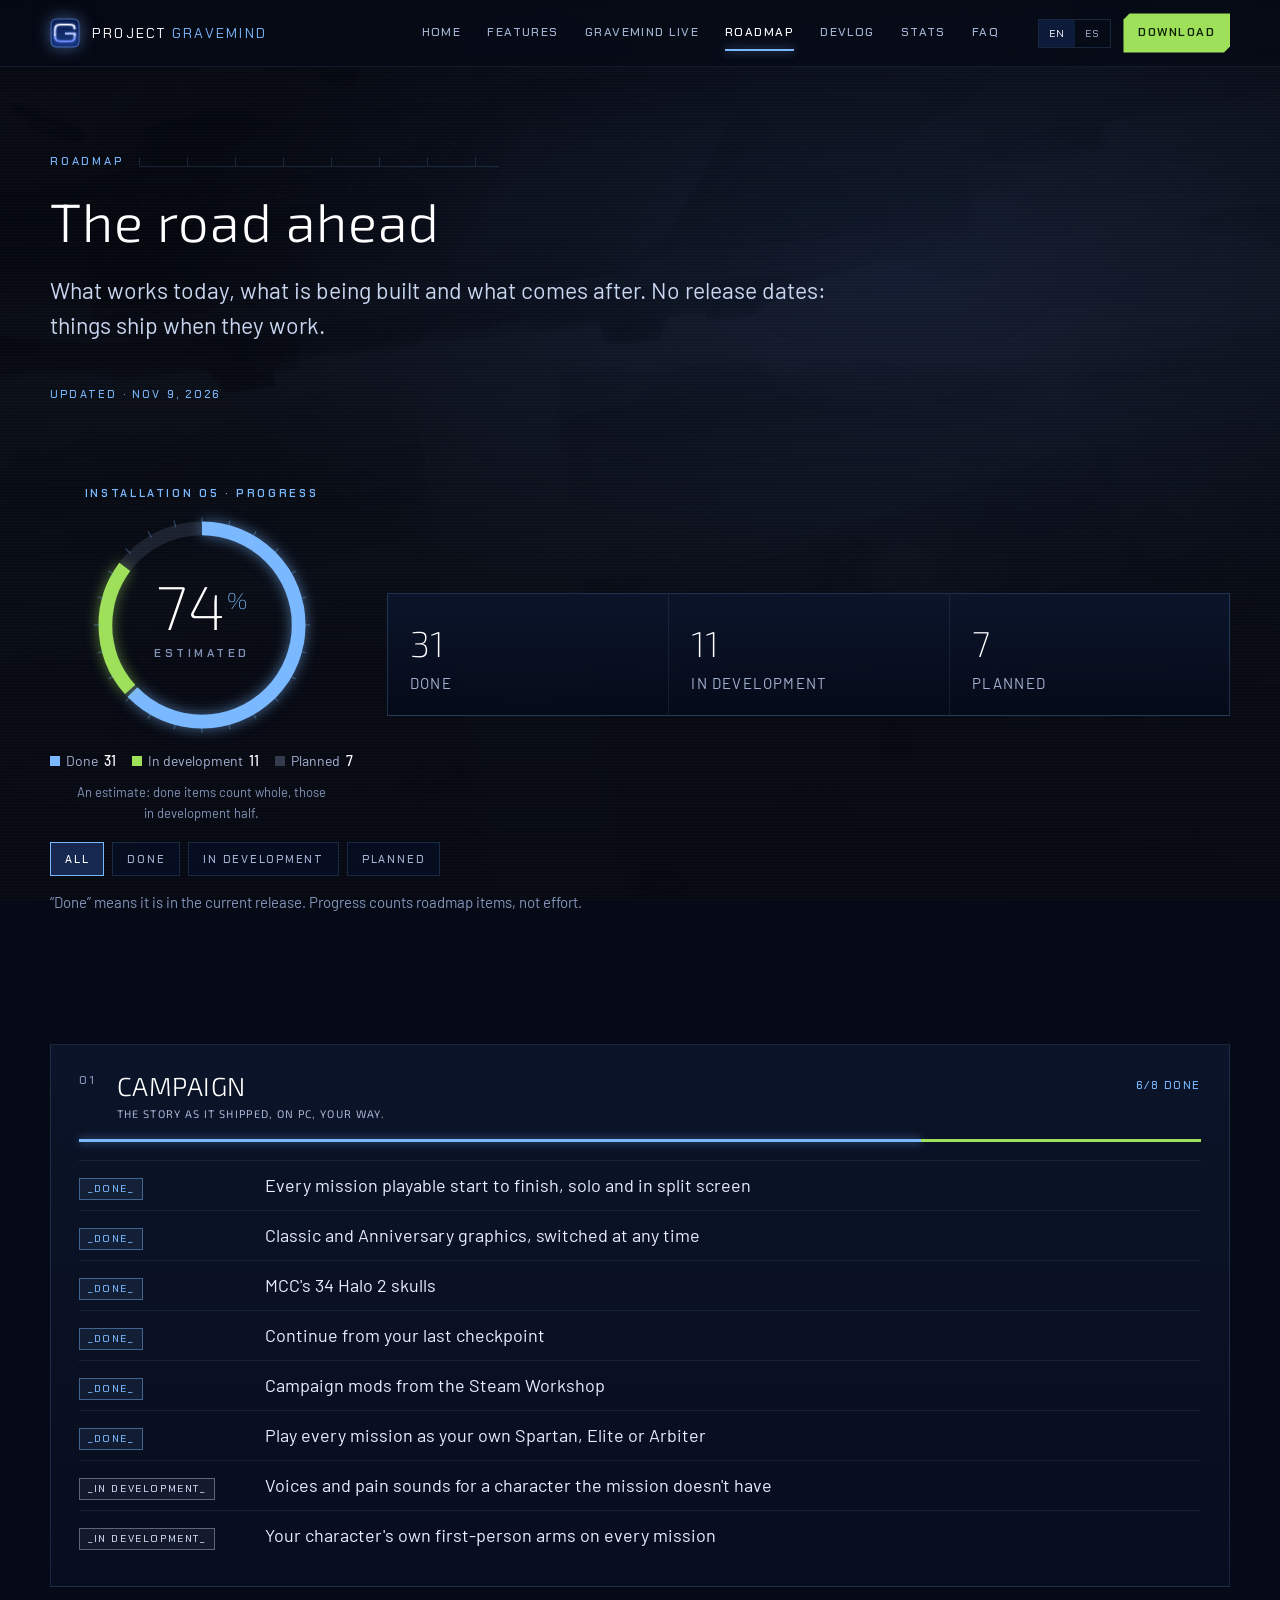
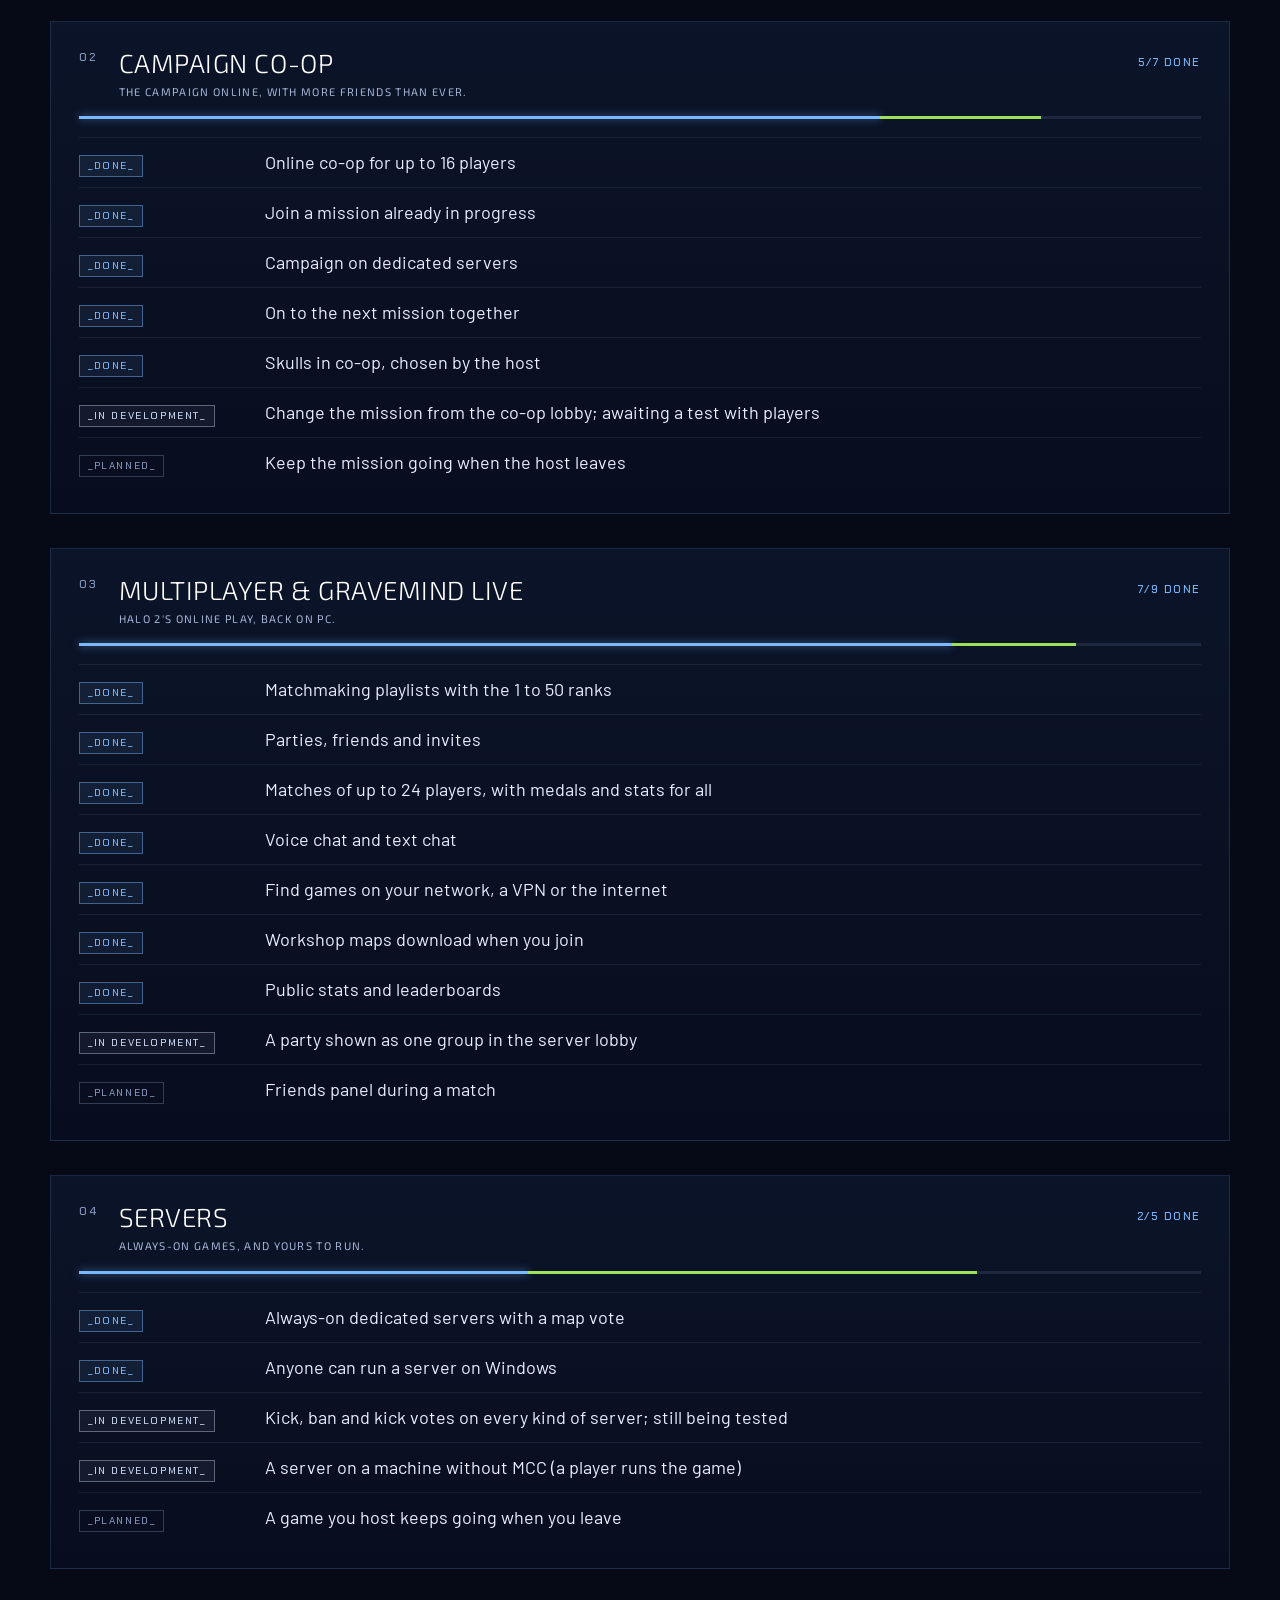
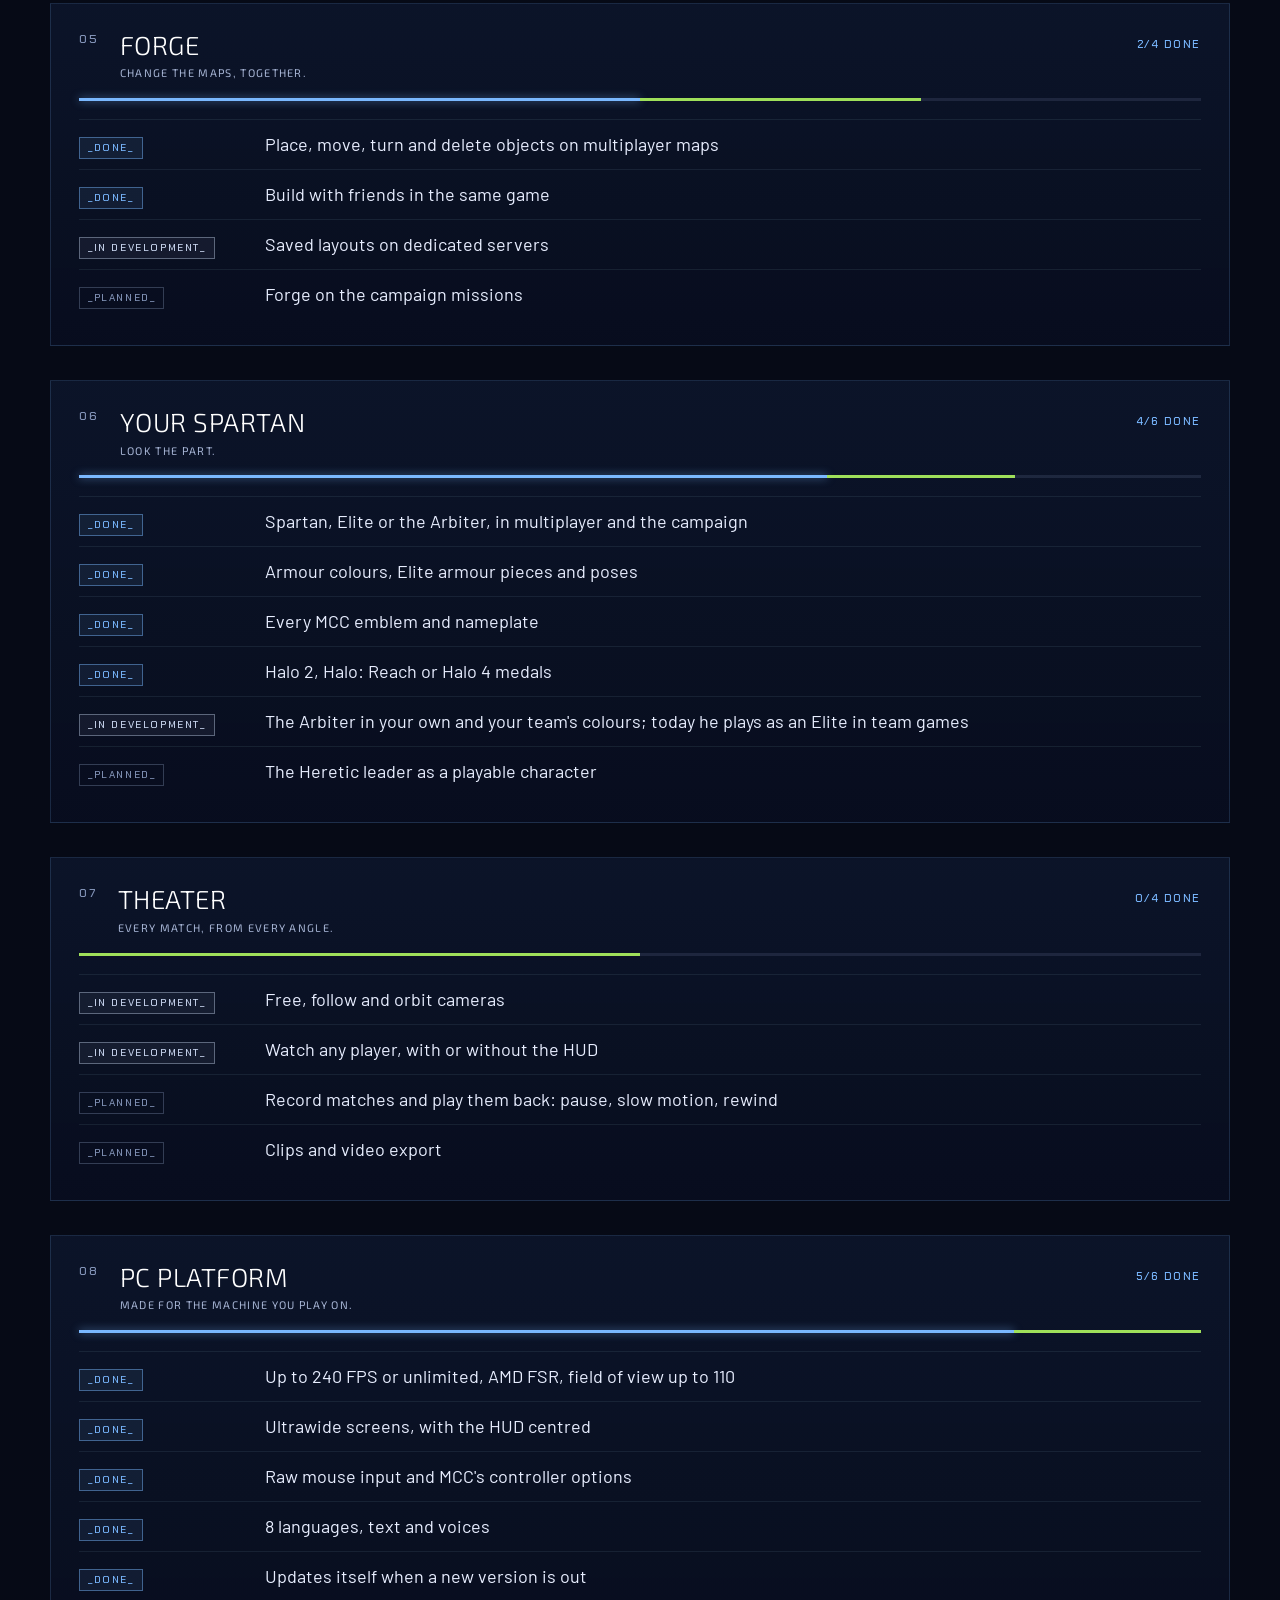
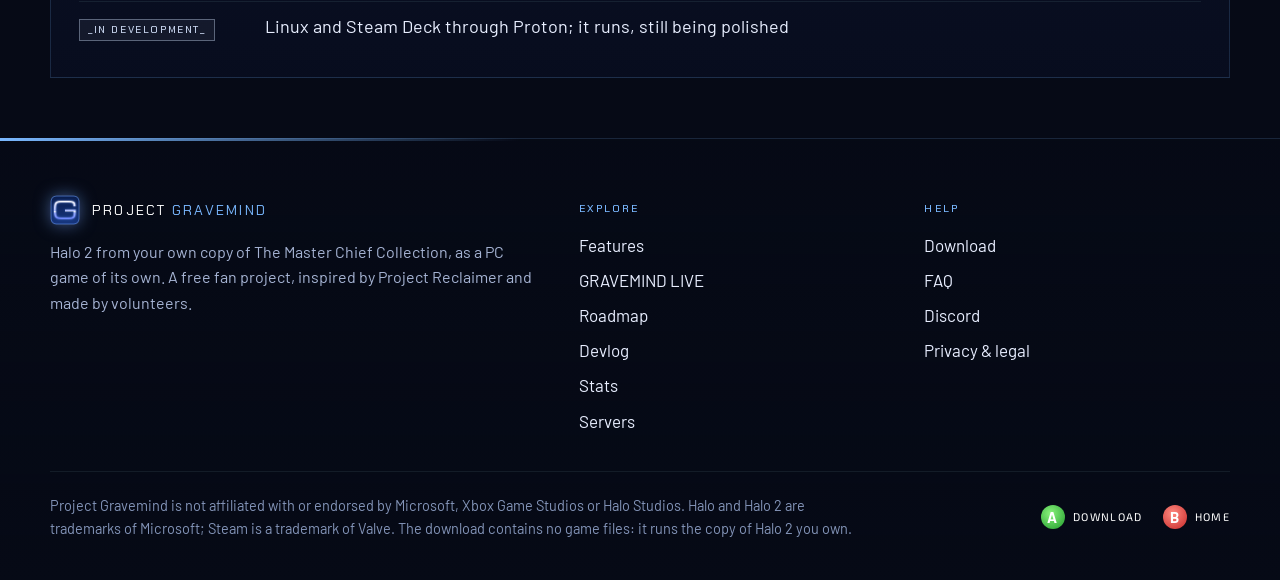
<file: roadmap.html>
<!doctype html>
<html lang="en" data-lang="en">
<head>
<meta charset="utf-8">
<meta name="viewport" content="width=device-width, initial-scale=1">
<title>Roadmap · Project Gravemind</title>
<meta name="description" content="What works in Project Gravemind today, what is being built and what comes next, section by section.">
<meta name="theme-color" content="#030814">
<meta property="og:type" content="website">
<meta property="og:site_name" content="Project Gravemind">
<meta property="og:title" content="Roadmap · Project Gravemind">
<meta property="og:description" content="What works in Project Gravemind today, what is being built and what comes next, section by section.">
<meta property="og:image" content="https://projectgravemind.com/img/ingame.jpg">
<meta property="og:url" content="https://projectgravemind.com/roadmap.html">
<meta name="twitter:card" content="summary_large_image">
<link rel="canonical" href="https://projectgravemind.com/roadmap.html">
<link rel="icon" href="img/logo.png" type="image/png">
<link rel="preconnect" href="https://fonts.googleapis.com">
<link rel="preconnect" href="https://fonts.gstatic.com" crossorigin>
<link href="https://fonts.googleapis.com/css2?family=Barlow:wght@400;500;600&family=Chakra+Petch:wght@500;600&family=Exo+2:ital,wght@0,200;0,300;0,400;0,500;1,200;1,300&display=swap" rel="stylesheet">
<link rel="stylesheet" href="style.css">
</head>
<body class="roadmap">
<a class="skip" href="#main"><span lang="en">Skip to content</span><span lang="es">Saltar al contenido</span></a>
<div class="bg" aria-hidden="true"><video muted loop playsinline autoplay preload="none" poster="media/hero-poster.jpg" tabindex="-1"></video></div>
<div class="bg-lines" aria-hidden="true"></div>
<header class="topbar">
  <div class="topbar-in">
    <a class="brand" href="index.html"><img src="img/logo.png" alt="" width="30" height="30"><span><span class="long">PROJECT </span><b>GRAVEMIND</b></span></a>
    <nav class="nav" aria-label="Main">
      <a href="index.html"><span lang="en">Home</span><span lang="es">Inicio</span></a>
      <a href="features.html"><span lang="en">Features</span><span lang="es">Funciones</span></a>
      <a href="live.html">GRAVEMIND LIVE</a>
      <a href="roadmap.html" class="on" aria-current="page"><span lang="en">Roadmap</span><span lang="es">Hoja de ruta</span></a>
      <a href="devlog.html">Devlog</a>
      <a href="stats.html"><span lang="en">Stats</span><span lang="es">Estadísticas</span></a>
      <a href="faq.html">FAQ</a>
    </nav>
    <div class="top-actions">
      <div class="lang" role="group" aria-label="Language / Idioma">
        <button type="button" data-set-lang="en" aria-label="English">EN</button>
        <button type="button" data-set-lang="es" aria-label="Español">ES</button>
      </div>
      <a class="btn-sm" href="download.html"><span lang="en">Download</span><span lang="es">Descargar</span></a>
    </div>
  </div>
</header>
<main id="main">

<section class="page-hero"><div class="wrap">
  <div class="section-head"><p class="eyebrow"><span lang="en">Roadmap</span><span lang="es">Hoja de ruta</span></p><h1 class="h"><span lang="en">The road ahead</span><span lang="es">El camino por delante</span></h1><p class="lead"><span lang="en">What works today, what is being built and what comes after. No release dates: things ship when they work.</span><span lang="es">Lo que funciona hoy, lo que se está haciendo y lo que viene después. Sin fechas: las cosas salen cuando funcionan.</span></p></div>
  <p class="updated"><span lang="en">UPDATED · NOV 9, 2026</span><span lang="es">ACTUALIZADO · 9 NOV 2026</span></p>
</div></section>
<section class="tight"><div class="wrap">
  <div class="rtop"><div class="ringbox"><p class="rg-name"><span lang="en">INSTALLATION 05 · PROGRESS</span><span lang="es">INSTALACIÓN 05 · PROGRESO</span></p><svg class="ring" viewBox="0 0 200 200" width="230" height="230" role="img" aria-label="Estimated progress 74%"><g transform="rotate(-90 100 100)"><circle class="rg-track" cx="100" cy="100" r="84" stroke-width="12"/><circle class="rg-arc rg-done" cx="100" cy="100" r="84" stroke-width="12" stroke-dasharray="330.9 527.8" style="--len:330.9"/><circle class="rg-arc rg-prog" cx="100" cy="100" r="84" stroke-width="12" stroke-dasharray="115.5 527.8" stroke-dashoffset="-333.9" style="--len:115.5"/></g><line class="rg-tick" x1="100" y1="6" x2="100" y2="12" transform="rotate(0 100 100)"/><line class="rg-tick" x1="100" y1="6" x2="100" y2="12" transform="rotate(15 100 100)"/><line class="rg-tick" x1="100" y1="6" x2="100" y2="12" transform="rotate(30 100 100)"/><line class="rg-tick" x1="100" y1="6" x2="100" y2="12" transform="rotate(45 100 100)"/><line class="rg-tick" x1="100" y1="6" x2="100" y2="12" transform="rotate(60 100 100)"/><line class="rg-tick" x1="100" y1="6" x2="100" y2="12" transform="rotate(75 100 100)"/><line class="rg-tick" x1="100" y1="6" x2="100" y2="12" transform="rotate(90 100 100)"/><line class="rg-tick" x1="100" y1="6" x2="100" y2="12" transform="rotate(105 100 100)"/><line class="rg-tick" x1="100" y1="6" x2="100" y2="12" transform="rotate(120 100 100)"/><line class="rg-tick" x1="100" y1="6" x2="100" y2="12" transform="rotate(135 100 100)"/><line class="rg-tick" x1="100" y1="6" x2="100" y2="12" transform="rotate(150 100 100)"/><line class="rg-tick" x1="100" y1="6" x2="100" y2="12" transform="rotate(165 100 100)"/><line class="rg-tick" x1="100" y1="6" x2="100" y2="12" transform="rotate(180 100 100)"/><line class="rg-tick" x1="100" y1="6" x2="100" y2="12" transform="rotate(195 100 100)"/><line class="rg-tick" x1="100" y1="6" x2="100" y2="12" transform="rotate(210 100 100)"/><line class="rg-tick" x1="100" y1="6" x2="100" y2="12" transform="rotate(225 100 100)"/><line class="rg-tick" x1="100" y1="6" x2="100" y2="12" transform="rotate(240 100 100)"/><line class="rg-tick" x1="100" y1="6" x2="100" y2="12" transform="rotate(255 100 100)"/><line class="rg-tick" x1="100" y1="6" x2="100" y2="12" transform="rotate(270 100 100)"/><line class="rg-tick" x1="100" y1="6" x2="100" y2="12" transform="rotate(285 100 100)"/><line class="rg-tick" x1="100" y1="6" x2="100" y2="12" transform="rotate(300 100 100)"/><line class="rg-tick" x1="100" y1="6" x2="100" y2="12" transform="rotate(315 100 100)"/><line class="rg-tick" x1="100" y1="6" x2="100" y2="12" transform="rotate(330 100 100)"/><line class="rg-tick" x1="100" y1="6" x2="100" y2="12" transform="rotate(345 100 100)"/><text class="rg-num" x="100" y="104" text-anchor="middle">74<tspan class="rg-pct" dy="-18">%</tspan></text><text class="rg-sub" lang="en" x="100" y="128" text-anchor="middle">ESTIMATED</text><text class="rg-sub" lang="es" x="100" y="128" text-anchor="middle">ESTIMADO</text></svg><ul class="rg-legend"><li><i class="k-done"></i><span lang="en">Done</span><span lang="es">Hecho</span><b>31</b></li><li><i class="k-prog"></i><span lang="en">In development</span><span lang="es">En desarrollo</span><b>11</b></li><li><i class="k-plan"></i><span lang="en">Planned</span><span lang="es">Planeado</span><b>7</b></li></ul><p class="rg-note"><span lang="en">An estimate: done items count whole, those in development half.</span><span lang="es">Una estimación: lo hecho cuenta entero, lo que está en desarrollo, la mitad.</span></p></div>
  <div class="rtotals">
    <div><b>31</b><span lang="en">done</span><span lang="es">hechos</span></div><div><b>11</b><span lang="en">in development</span><span lang="es">en desarrollo</span></div><div><b>7</b><span lang="en">planned</span><span lang="es">planeados</span></div>
  </div></div>
  <div class="rfilter" role="group" aria-label="Filter">
    <button type="button" class="on" data-filter="all"><span lang="en">ALL</span><span lang="es">TODO</span></button>
    <button type="button" data-filter="done"><span lang="en">DONE</span><span lang="es">HECHO</span></button>
    <button type="button" data-filter="progress"><span lang="en">IN DEVELOPMENT</span><span lang="es">EN DESARROLLO</span></button>
    <button type="button" data-filter="planned"><span lang="en">PLANNED</span><span lang="es">PLANEADO</span></button>
  </div>
  <p class="fine"><span lang="en">“Done” means it is in the current release. Progress counts roadmap items, not effort.</span><span lang="es">“Hecho” quiere decir que está en la versión actual. El progreso cuenta puntos de la hoja de ruta, no esfuerzo.</span></p>
</div></section>
<div class="wrap"><section class="rsec reveal" id="campaign"><div class="rhead"><span class="xnum">01</span><div><h2 class="h"><span lang="en">Campaign</span><span lang="es">Campaña</span></h2><p><span lang="en">The story as it shipped, on PC, your way.</span><span lang="es">La historia tal como salió, en PC y a tu manera.</span></p></div><span class="rcount">6/8 <span lang="en">done</span><span lang="es">hechos</span></span></div><div class="rbar"><i class="b-done" style="width:75.0%"></i><i class="b-prog" style="width:25.0%"></i></div><ul class="rlist"><li class="ri" data-status="done"><span class="st st-live">_<span lang="en">DONE</span><span lang="es">HECHO</span>_</span><span><span lang="en">Every mission playable start to finish, solo and in split screen</span><span lang="es">Todas las misiones jugables de principio a fin, solo y en pantalla dividida</span></span></li><li class="ri" data-status="done"><span class="st st-live">_<span lang="en">DONE</span><span lang="es">HECHO</span>_</span><span><span lang="en">Classic and Anniversary graphics, switched at any time</span><span lang="es">Gráficos clásicos y Anniversary, cambiables en cualquier momento</span></span></li><li class="ri" data-status="done"><span class="st st-live">_<span lang="en">DONE</span><span lang="es">HECHO</span>_</span><span><span lang="en">MCC's 34 Halo 2 skulls</span><span lang="es">Las 34 calaveras de Halo 2 de MCC</span></span></li><li class="ri" data-status="done"><span class="st st-live">_<span lang="en">DONE</span><span lang="es">HECHO</span>_</span><span><span lang="en">Continue from your last checkpoint</span><span lang="es">Continuar desde tu último punto de control</span></span></li><li class="ri" data-status="done"><span class="st st-live">_<span lang="en">DONE</span><span lang="es">HECHO</span>_</span><span><span lang="en">Campaign mods from the Steam Workshop</span><span lang="es">Mods de campaña del Steam Workshop</span></span></li><li class="ri" data-status="done"><span class="st st-live">_<span lang="en">DONE</span><span lang="es">HECHO</span>_</span><span><span lang="en">Play every mission as your own Spartan, Elite or Arbiter</span><span lang="es">Jugar cada misión con tu propio Spartan, Élite o Inquisidor</span></span></li><li class="ri" data-status="progress"><span class="st st-prog">_<span lang="en">IN DEVELOPMENT</span><span lang="es">EN DESARROLLO</span>_</span><span><span lang="en">Voices and pain sounds for a character the mission doesn't have</span><span lang="es">Voces y sonidos de dolor para un personaje que la misión no trae</span></span></li><li class="ri" data-status="progress"><span class="st st-prog">_<span lang="en">IN DEVELOPMENT</span><span lang="es">EN DESARROLLO</span>_</span><span><span lang="en">Your character's own first-person arms on every mission</span><span lang="es">Los brazos en primera persona de tu personaje en cada misión</span></span></li></ul></section><section class="rsec reveal" id="coop"><div class="rhead"><span class="xnum">02</span><div><h2 class="h"><span lang="en">Campaign co-op</span><span lang="es">Campaña cooperativa</span></h2><p><span lang="en">The campaign online, with more friends than ever.</span><span lang="es">La campaña en línea, con más amigos que nunca.</span></p></div><span class="rcount">5/7 <span lang="en">done</span><span lang="es">hechos</span></span></div><div class="rbar"><i class="b-done" style="width:71.4%"></i><i class="b-prog" style="width:14.3%"></i></div><ul class="rlist"><li class="ri" data-status="done"><span class="st st-live">_<span lang="en">DONE</span><span lang="es">HECHO</span>_</span><span><span lang="en">Online co-op for up to 16 players</span><span lang="es">Cooperativo en línea para hasta 16 jugadores</span></span></li><li class="ri" data-status="done"><span class="st st-live">_<span lang="en">DONE</span><span lang="es">HECHO</span>_</span><span><span lang="en">Join a mission already in progress</span><span lang="es">Entrar a una misión ya empezada</span></span></li><li class="ri" data-status="done"><span class="st st-live">_<span lang="en">DONE</span><span lang="es">HECHO</span>_</span><span><span lang="en">Campaign on dedicated servers</span><span lang="es">Campaña en servidores dedicados</span></span></li><li class="ri" data-status="done"><span class="st st-live">_<span lang="en">DONE</span><span lang="es">HECHO</span>_</span><span><span lang="en">On to the next mission together</span><span lang="es">Pasar juntos a la siguiente misión</span></span></li><li class="ri" data-status="done"><span class="st st-live">_<span lang="en">DONE</span><span lang="es">HECHO</span>_</span><span><span lang="en">Skulls in co-op, chosen by the host</span><span lang="es">Calaveras en cooperativo, elegidas por el anfitrión</span></span></li><li class="ri" data-status="progress"><span class="st st-prog">_<span lang="en">IN DEVELOPMENT</span><span lang="es">EN DESARROLLO</span>_</span><span><span lang="en">Change the mission from the co-op lobby; awaiting a test with players</span><span lang="es">Cambiar de misión desde la sala cooperativa; falta probarlo con jugadores</span></span></li><li class="ri" data-status="planned"><span class="st st-plan">_<span lang="en">PLANNED</span><span lang="es">PLANEADO</span>_</span><span><span lang="en">Keep the mission going when the host leaves</span><span lang="es">Que la misión siga cuando se va el anfitrión</span></span></li></ul></section><section class="rsec reveal" id="multiplayer"><div class="rhead"><span class="xnum">03</span><div><h2 class="h"><span lang="en">Multiplayer &amp; GRAVEMIND LIVE</span><span lang="es">Multijugador y GRAVEMIND LIVE</span></h2><p><span lang="en">Halo 2's online play, back on PC.</span><span lang="es">El juego en línea de Halo 2, de vuelta en PC.</span></p></div><span class="rcount">7/9 <span lang="en">done</span><span lang="es">hechos</span></span></div><div class="rbar"><i class="b-done" style="width:77.8%"></i><i class="b-prog" style="width:11.1%"></i></div><ul class="rlist"><li class="ri" data-status="done"><span class="st st-live">_<span lang="en">DONE</span><span lang="es">HECHO</span>_</span><span><span lang="en">Matchmaking playlists with the 1 to 50 ranks</span><span lang="es">Listas de matchmaking con los rangos del 1 al 50</span></span></li><li class="ri" data-status="done"><span class="st st-live">_<span lang="en">DONE</span><span lang="es">HECHO</span>_</span><span><span lang="en">Parties, friends and invites</span><span lang="es">Grupos, amigos e invitaciones</span></span></li><li class="ri" data-status="done"><span class="st st-live">_<span lang="en">DONE</span><span lang="es">HECHO</span>_</span><span><span lang="en">Matches of up to 24 players, with medals and stats for all</span><span lang="es">Partidas de hasta 24 jugadores, con medallas y estadísticas para todos</span></span></li><li class="ri" data-status="done"><span class="st st-live">_<span lang="en">DONE</span><span lang="es">HECHO</span>_</span><span><span lang="en">Voice chat and text chat</span><span lang="es">Chat de voz y chat de texto</span></span></li><li class="ri" data-status="done"><span class="st st-live">_<span lang="en">DONE</span><span lang="es">HECHO</span>_</span><span><span lang="en">Find games on your network, a VPN or the internet</span><span lang="es">Buscar partidas en tu red, una VPN o internet</span></span></li><li class="ri" data-status="done"><span class="st st-live">_<span lang="en">DONE</span><span lang="es">HECHO</span>_</span><span><span lang="en">Workshop maps download when you join</span><span lang="es">Los mapas del Workshop se descargan al entrar</span></span></li><li class="ri" data-status="done"><span class="st st-live">_<span lang="en">DONE</span><span lang="es">HECHO</span>_</span><span><span lang="en">Public stats and leaderboards</span><span lang="es">Estadísticas y clasificaciones públicas</span></span></li><li class="ri" data-status="progress"><span class="st st-prog">_<span lang="en">IN DEVELOPMENT</span><span lang="es">EN DESARROLLO</span>_</span><span><span lang="en">A party shown as one group in the server lobby</span><span lang="es">Un grupo se ve como grupo en la sala del servidor</span></span></li><li class="ri" data-status="planned"><span class="st st-plan">_<span lang="en">PLANNED</span><span lang="es">PLANEADO</span>_</span><span><span lang="en">Friends panel during a match</span><span lang="es">Panel de amigos durante la partida</span></span></li></ul></section><section class="rsec reveal" id="servers"><div class="rhead"><span class="xnum">04</span><div><h2 class="h"><span lang="en">Servers</span><span lang="es">Servidores</span></h2><p><span lang="en">Always-on games, and yours to run.</span><span lang="es">Partidas siempre encendidas, y tuyas para montar.</span></p></div><span class="rcount">2/5 <span lang="en">done</span><span lang="es">hechos</span></span></div><div class="rbar"><i class="b-done" style="width:40.0%"></i><i class="b-prog" style="width:40.0%"></i></div><ul class="rlist"><li class="ri" data-status="done"><span class="st st-live">_<span lang="en">DONE</span><span lang="es">HECHO</span>_</span><span><span lang="en">Always-on dedicated servers with a map vote</span><span lang="es">Servidores dedicados siempre encendidos con votación de mapa</span></span></li><li class="ri" data-status="done"><span class="st st-live">_<span lang="en">DONE</span><span lang="es">HECHO</span>_</span><span><span lang="en">Anyone can run a server on Windows</span><span lang="es">Cualquiera puede montar un servidor en Windows</span></span></li><li class="ri" data-status="progress"><span class="st st-prog">_<span lang="en">IN DEVELOPMENT</span><span lang="es">EN DESARROLLO</span>_</span><span><span lang="en">Kick, ban and kick votes on every kind of server; still being tested</span><span lang="es">Expulsar, banear y votar expulsiones en todo tipo de servidor; aún en pruebas</span></span></li><li class="ri" data-status="progress"><span class="st st-prog">_<span lang="en">IN DEVELOPMENT</span><span lang="es">EN DESARROLLO</span>_</span><span><span lang="en">A server on a machine without MCC (a player runs the game)</span><span lang="es">Un servidor en una máquina sin MCC (un jugador corre el juego)</span></span></li><li class="ri" data-status="planned"><span class="st st-plan">_<span lang="en">PLANNED</span><span lang="es">PLANEADO</span>_</span><span><span lang="en">A game you host keeps going when you leave</span><span lang="es">Una partida que creas sigue cuando te vas</span></span></li></ul></section><section class="rsec reveal" id="forge"><div class="rhead"><span class="xnum">05</span><div><h2 class="h"><span lang="en">Forge</span><span lang="es">Forge</span></h2><p><span lang="en">Change the maps, together.</span><span lang="es">Cambia los mapas, en grupo.</span></p></div><span class="rcount">2/4 <span lang="en">done</span><span lang="es">hechos</span></span></div><div class="rbar"><i class="b-done" style="width:50.0%"></i><i class="b-prog" style="width:25.0%"></i></div><ul class="rlist"><li class="ri" data-status="done"><span class="st st-live">_<span lang="en">DONE</span><span lang="es">HECHO</span>_</span><span><span lang="en">Place, move, turn and delete objects on multiplayer maps</span><span lang="es">Poner, mover, girar y borrar objetos en los mapas multijugador</span></span></li><li class="ri" data-status="done"><span class="st st-live">_<span lang="en">DONE</span><span lang="es">HECHO</span>_</span><span><span lang="en">Build with friends in the same game</span><span lang="es">Construir con amigos en la misma partida</span></span></li><li class="ri" data-status="progress"><span class="st st-prog">_<span lang="en">IN DEVELOPMENT</span><span lang="es">EN DESARROLLO</span>_</span><span><span lang="en">Saved layouts on dedicated servers</span><span lang="es">Diseños guardados en servidores dedicados</span></span></li><li class="ri" data-status="planned"><span class="st st-plan">_<span lang="en">PLANNED</span><span lang="es">PLANEADO</span>_</span><span><span lang="en">Forge on the campaign missions</span><span lang="es">Forge en las misiones de la campaña</span></span></li></ul></section><section class="rsec reveal" id="spartan"><div class="rhead"><span class="xnum">06</span><div><h2 class="h"><span lang="en">Your Spartan</span><span lang="es">Tu Spartan</span></h2><p><span lang="en">Look the part.</span><span lang="es">Con el aspecto que quieras.</span></p></div><span class="rcount">4/6 <span lang="en">done</span><span lang="es">hechos</span></span></div><div class="rbar"><i class="b-done" style="width:66.7%"></i><i class="b-prog" style="width:16.7%"></i></div><ul class="rlist"><li class="ri" data-status="done"><span class="st st-live">_<span lang="en">DONE</span><span lang="es">HECHO</span>_</span><span><span lang="en">Spartan, Elite or the Arbiter, in multiplayer and the campaign</span><span lang="es">Spartan, Élite o el Inquisidor, en multijugador y en la campaña</span></span></li><li class="ri" data-status="done"><span class="st st-live">_<span lang="en">DONE</span><span lang="es">HECHO</span>_</span><span><span lang="en">Armour colours, Elite armour pieces and poses</span><span lang="es">Colores de armadura, piezas de armadura del Élite y poses</span></span></li><li class="ri" data-status="done"><span class="st st-live">_<span lang="en">DONE</span><span lang="es">HECHO</span>_</span><span><span lang="en">Every MCC emblem and nameplate</span><span lang="es">Todos los emblemas y placas de MCC</span></span></li><li class="ri" data-status="done"><span class="st st-live">_<span lang="en">DONE</span><span lang="es">HECHO</span>_</span><span><span lang="en">Halo 2, Halo: Reach or Halo 4 medals</span><span lang="es">Medallas de Halo 2, Halo: Reach o Halo 4</span></span></li><li class="ri" data-status="progress"><span class="st st-prog">_<span lang="en">IN DEVELOPMENT</span><span lang="es">EN DESARROLLO</span>_</span><span><span lang="en">The Arbiter in your own and your team's colours; today he plays as an Elite in team games</span><span lang="es">El Inquisidor con tus colores y los de tu equipo; hoy juega como Élite en partidas por equipos</span></span></li><li class="ri" data-status="planned"><span class="st st-plan">_<span lang="en">PLANNED</span><span lang="es">PLANEADO</span>_</span><span><span lang="en">The Heretic leader as a playable character</span><span lang="es">El líder Hereje como personaje jugable</span></span></li></ul></section><section class="rsec reveal" id="theater"><div class="rhead"><span class="xnum">07</span><div><h2 class="h"><span lang="en">Theater</span><span lang="es">Cine</span></h2><p><span lang="en">Every match, from every angle.</span><span lang="es">Cada partida, desde cada ángulo.</span></p></div><span class="rcount">0/4 <span lang="en">done</span><span lang="es">hechos</span></span></div><div class="rbar"><i class="b-done" style="width:0.0%"></i><i class="b-prog" style="width:50.0%"></i></div><ul class="rlist"><li class="ri" data-status="progress"><span class="st st-prog">_<span lang="en">IN DEVELOPMENT</span><span lang="es">EN DESARROLLO</span>_</span><span><span lang="en">Free, follow and orbit cameras</span><span lang="es">Cámara libre, de seguimiento y de órbita</span></span></li><li class="ri" data-status="progress"><span class="st st-prog">_<span lang="en">IN DEVELOPMENT</span><span lang="es">EN DESARROLLO</span>_</span><span><span lang="en">Watch any player, with or without the HUD</span><span lang="es">Ver a cualquier jugador, con o sin HUD</span></span></li><li class="ri" data-status="planned"><span class="st st-plan">_<span lang="en">PLANNED</span><span lang="es">PLANEADO</span>_</span><span><span lang="en">Record matches and play them back: pause, slow motion, rewind</span><span lang="es">Grabar partidas y volver a verlas: pausa, cámara lenta, rebobinar</span></span></li><li class="ri" data-status="planned"><span class="st st-plan">_<span lang="en">PLANNED</span><span lang="es">PLANEADO</span>_</span><span><span lang="en">Clips and video export</span><span lang="es">Clips y exportar a video</span></span></li></ul></section><section class="rsec reveal" id="pc"><div class="rhead"><span class="xnum">08</span><div><h2 class="h"><span lang="en">PC platform</span><span lang="es">Plataforma PC</span></h2><p><span lang="en">Made for the machine you play on.</span><span lang="es">Hecho para la máquina en la que juegas.</span></p></div><span class="rcount">5/6 <span lang="en">done</span><span lang="es">hechos</span></span></div><div class="rbar"><i class="b-done" style="width:83.3%"></i><i class="b-prog" style="width:16.7%"></i></div><ul class="rlist"><li class="ri" data-status="done"><span class="st st-live">_<span lang="en">DONE</span><span lang="es">HECHO</span>_</span><span><span lang="en">Up to 240 FPS or unlimited, AMD FSR, field of view up to 110</span><span lang="es">Hasta 240 FPS o sin límite, AMD FSR, campo de visión hasta 110</span></span></li><li class="ri" data-status="done"><span class="st st-live">_<span lang="en">DONE</span><span lang="es">HECHO</span>_</span><span><span lang="en">Ultrawide screens, with the HUD centred</span><span lang="es">Pantallas ultrapanorámicas, con el HUD centrado</span></span></li><li class="ri" data-status="done"><span class="st st-live">_<span lang="en">DONE</span><span lang="es">HECHO</span>_</span><span><span lang="en">Raw mouse input and MCC's controller options</span><span lang="es">Ratón directo y las opciones de mando de MCC</span></span></li><li class="ri" data-status="done"><span class="st st-live">_<span lang="en">DONE</span><span lang="es">HECHO</span>_</span><span><span lang="en">8 languages, text and voices</span><span lang="es">8 idiomas, con textos y voces</span></span></li><li class="ri" data-status="done"><span class="st st-live">_<span lang="en">DONE</span><span lang="es">HECHO</span>_</span><span><span lang="en">Updates itself when a new version is out</span><span lang="es">Se actualiza solo cuando sale una versión nueva</span></span></li><li class="ri" data-status="progress"><span class="st st-prog">_<span lang="en">IN DEVELOPMENT</span><span lang="es">EN DESARROLLO</span>_</span><span><span lang="en">Linux and Steam Deck through Proton; it runs, still being polished</span><span lang="es">Linux y Steam Deck con Proton; funciona, aún se está puliendo</span></span></li></ul></section></div>

</main>
<footer>
  <div class="foot">
    <div>
      <a class="brand" href="index.html"><img src="img/logo.png" alt="" width="30" height="30"><span>PROJECT <b>GRAVEMIND</b></span></a>
      <p><span lang="en">Halo 2 from your own copy of The Master Chief Collection, as a PC game of its own. A free fan project, inspired by Project Reclaimer and made by volunteers.</span><span lang="es">Halo 2 desde tu propia copia de The Master Chief Collection, como un juego de PC independiente. Un proyecto de fans gratuito, inspirado en Project Reclaimer y hecho por voluntarios.</span></p>
    </div>
    <div>
      <h4><span lang="en">Explore</span><span lang="es">Explora</span></h4>
      <ul>
        <li><a href="features.html"><span lang="en">Features</span><span lang="es">Funciones</span></a></li>
        <li><a href="live.html">GRAVEMIND LIVE</a></li>
        <li><a href="roadmap.html"><span lang="en">Roadmap</span><span lang="es">Hoja de ruta</span></a></li>
        <li><a href="devlog.html">Devlog</a></li>
        <li><a href="stats.html"><span lang="en">Stats</span><span lang="es">Estadísticas</span></a></li>
        <li><a href="servers.html"><span lang="en">Servers</span><span lang="es">Servidores</span></a></li>
      </ul>
    </div>
    <div>
      <h4><span lang="en">Help</span><span lang="es">Ayuda</span></h4>
      <ul>
        <li><a href="download.html"><span lang="en">Download</span><span lang="es">Descargar</span></a></li>
        <li><a href="faq.html"><span lang="en">FAQ</span><span lang="es">Preguntas frecuentes</span></a></li>
        <li><a href="https://discord.gg/g9nvDa9wh" target="_blank" rel="noopener">Discord</a></li>
        <li><a href="privacy.html"><span lang="en">Privacy &amp; legal</span><span lang="es">Privacidad y aviso legal</span></a></li>
      </ul>
    </div>
  </div>
  <div class="legal-line">
    <p><span lang="en">Project Gravemind is not affiliated with or endorsed by Microsoft, Xbox Game Studios or Halo Studios. Halo and Halo 2 are trademarks of Microsoft; Steam is a trademark of Valve. The download contains no game files: it runs the copy of Halo 2 you own.</span><span lang="es">Project Gravemind no tiene relación con Microsoft, Xbox Game Studios ni Halo Studios, ni cuenta con su respaldo. Halo y Halo 2 son marcas de Microsoft; Steam es una marca de Valve. La descarga no contiene archivos del juego: ejecuta la copia de Halo 2 que tienes.</span></p>
    <div class="legend" aria-hidden="true">
      <span><i class="a">A</i><a href="download.html" tabindex="-1"><span lang="en">DOWNLOAD</span><span lang="es">DESCARGAR</span></a></span>
      <span><i class="b">B</i><a href="index.html" tabindex="-1"><span lang="en">HOME</span><span lang="es">INICIO</span></a></span>
    </div>
  </div>
</footer>
<div class="viewer" id="viewer" tabindex="-1" role="dialog" aria-modal="true" aria-label="Screenshot"><img alt=""></div>
<script src="main.js"></script>
</body>
</html>
</file>
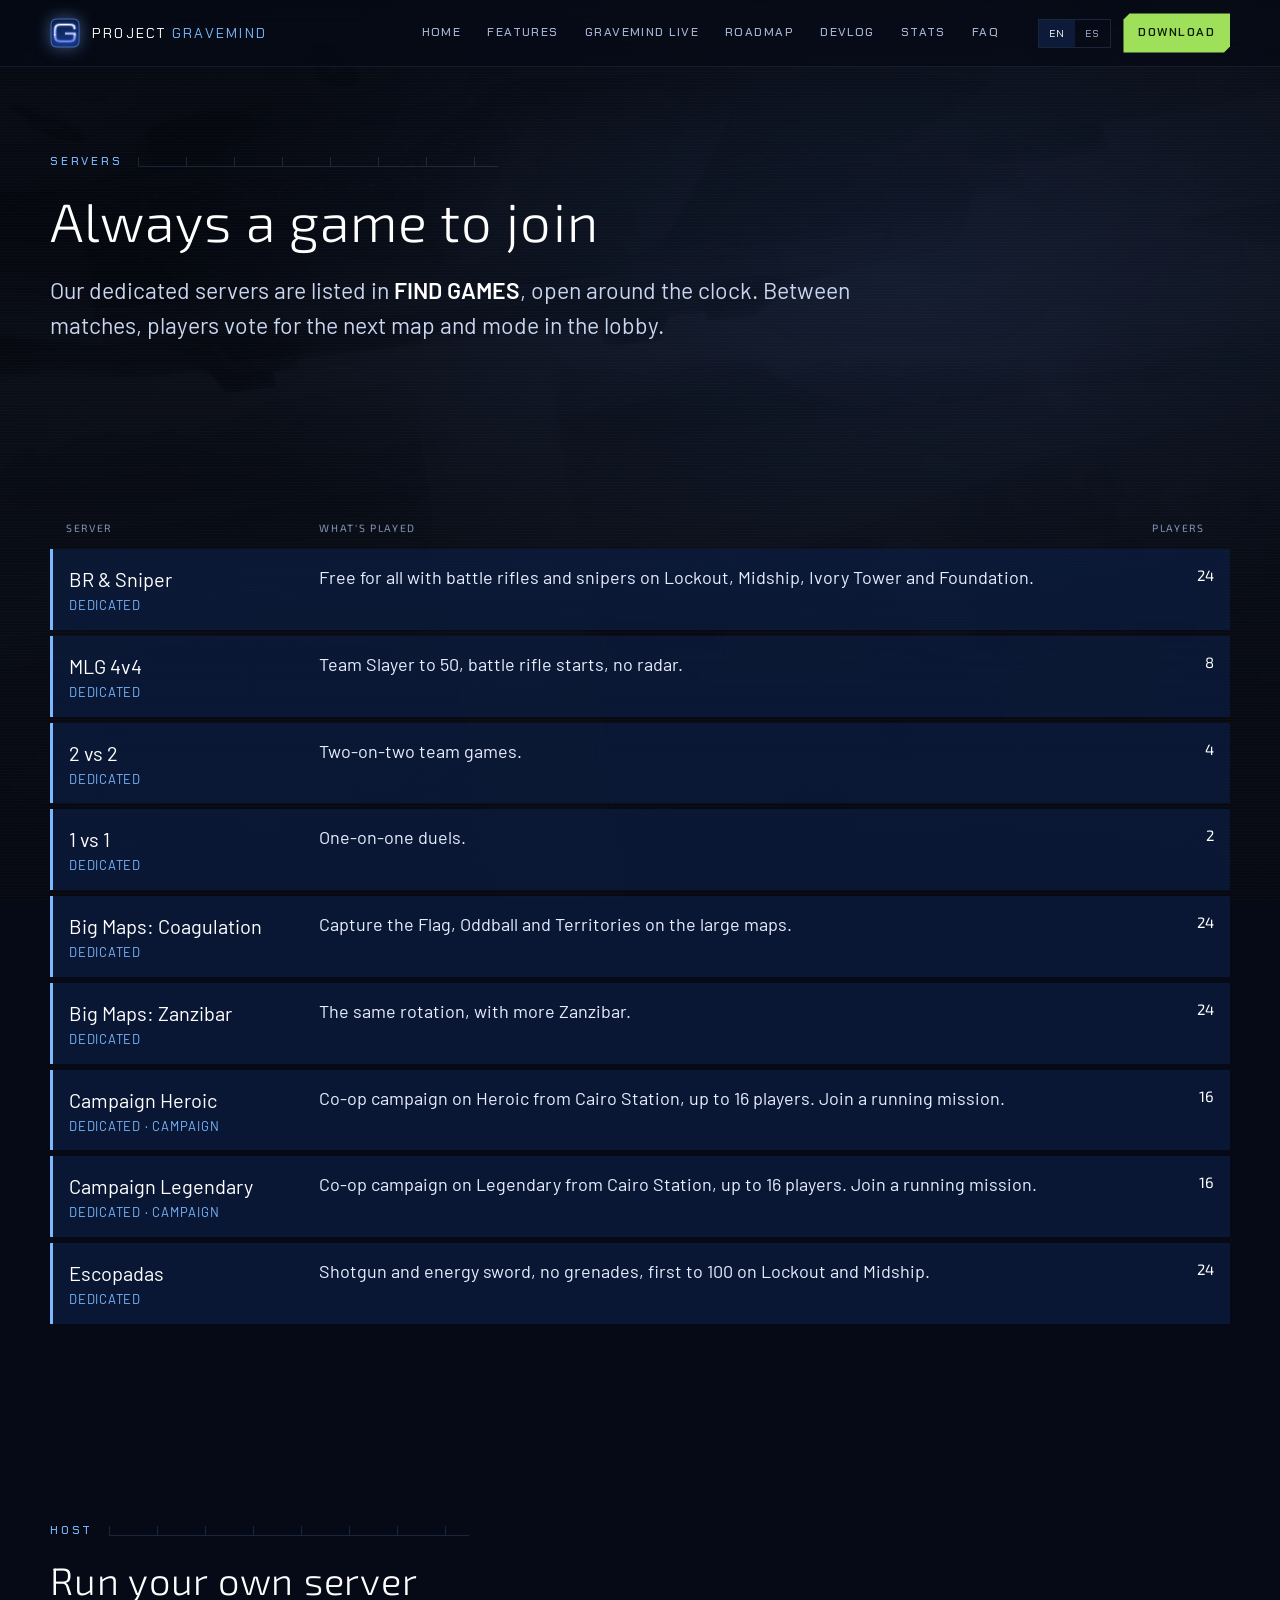
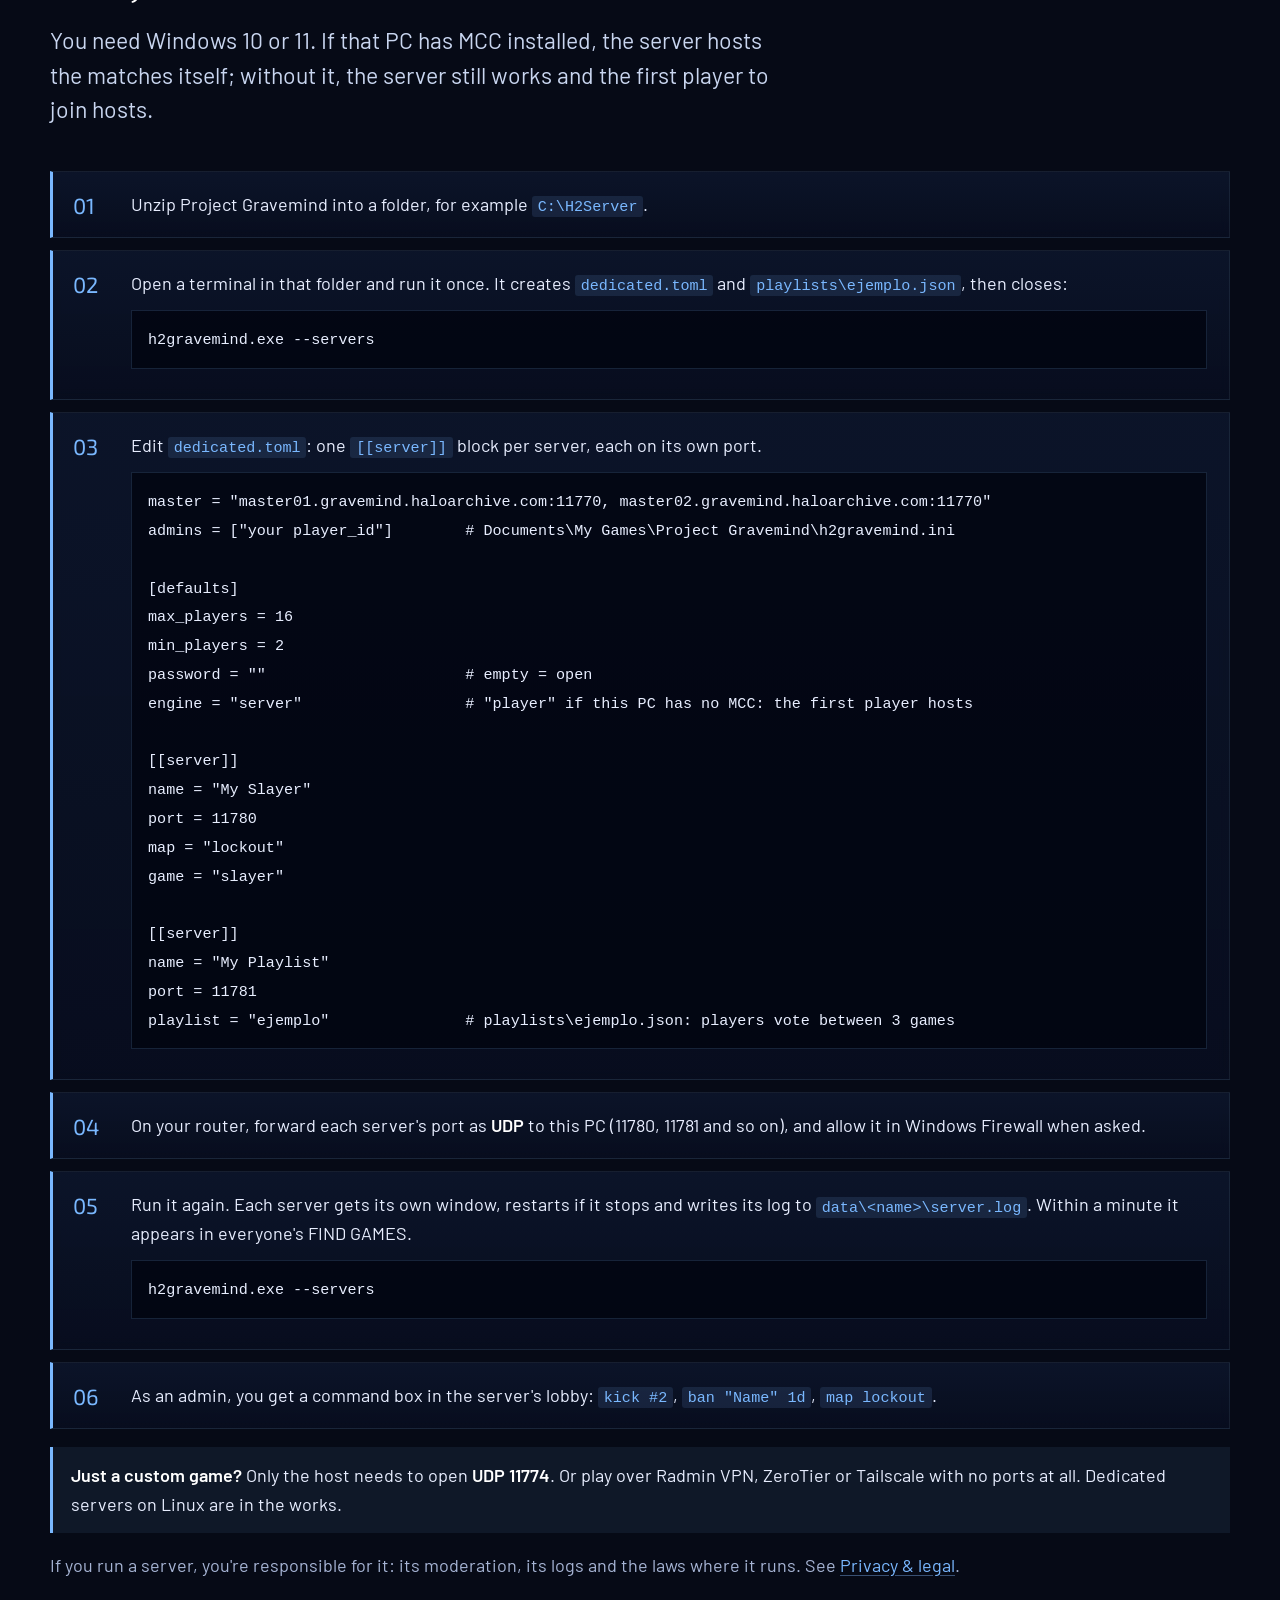
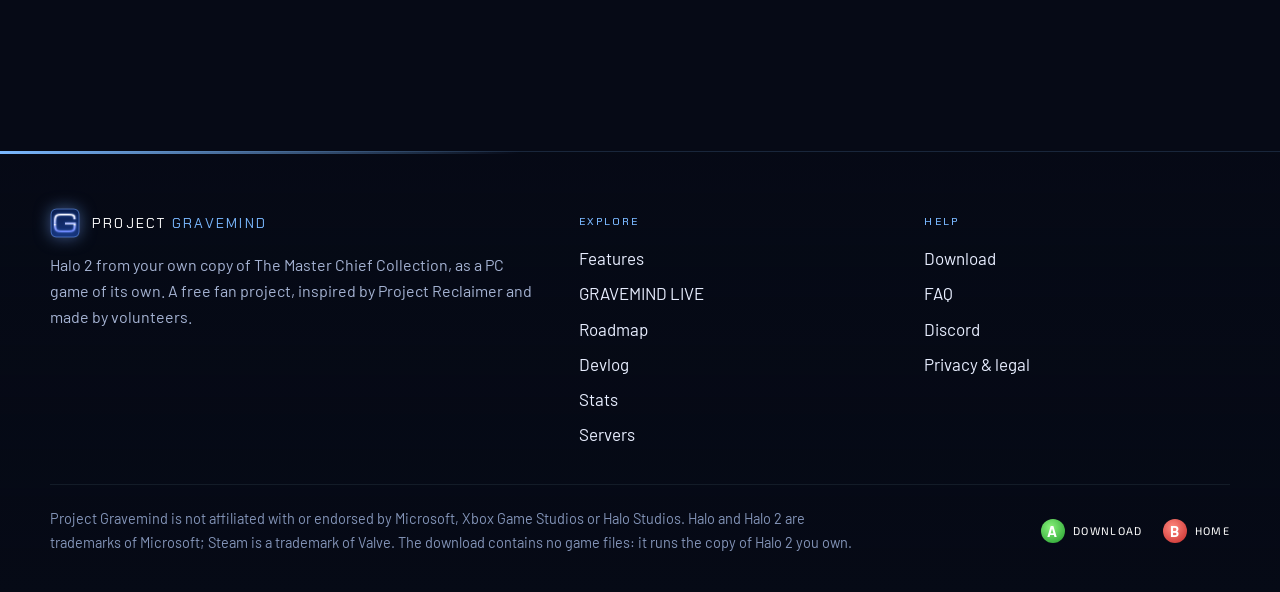
<file: servers.html>
<!doctype html>
<html lang="en" data-lang="en">
<head>
<meta charset="utf-8">
<meta name="viewport" content="width=device-width, initial-scale=1">
<title>Servers · Project Gravemind</title>
<meta name="description" content="Project Gravemind's dedicated servers, and how to run your own.">
<meta name="theme-color" content="#030814">
<meta property="og:type" content="website">
<meta property="og:site_name" content="Project Gravemind">
<meta property="og:title" content="Servers · Project Gravemind">
<meta property="og:description" content="Project Gravemind's dedicated servers, and how to run your own.">
<meta property="og:image" content="https://projectgravemind.com/img/ingame.jpg">
<meta property="og:url" content="https://projectgravemind.com/servers.html">
<meta name="twitter:card" content="summary_large_image">
<link rel="canonical" href="https://projectgravemind.com/servers.html">
<link rel="icon" href="img/logo.png" type="image/png">
<link rel="preconnect" href="https://fonts.googleapis.com">
<link rel="preconnect" href="https://fonts.gstatic.com" crossorigin>
<link href="https://fonts.googleapis.com/css2?family=Barlow:wght@400;500;600&family=Chakra+Petch:wght@500;600&family=Exo+2:ital,wght@0,200;0,300;0,400;0,500;1,200;1,300&display=swap" rel="stylesheet">
<link rel="stylesheet" href="style.css">
</head>
<body class="servers">
<a class="skip" href="#main"><span lang="en">Skip to content</span><span lang="es">Saltar al contenido</span></a>
<div class="bg" aria-hidden="true"><video muted loop playsinline autoplay preload="none" poster="media/hero-poster.jpg" tabindex="-1"></video></div>
<div class="bg-lines" aria-hidden="true"></div>
<header class="topbar">
  <div class="topbar-in">
    <a class="brand" href="index.html"><img src="img/logo.png" alt="" width="30" height="30"><span><span class="long">PROJECT </span><b>GRAVEMIND</b></span></a>
    <nav class="nav" aria-label="Main">
      <a href="index.html"><span lang="en">Home</span><span lang="es">Inicio</span></a>
      <a href="features.html"><span lang="en">Features</span><span lang="es">Funciones</span></a>
      <a href="live.html">GRAVEMIND LIVE</a>
      <a href="roadmap.html"><span lang="en">Roadmap</span><span lang="es">Hoja de ruta</span></a>
      <a href="devlog.html">Devlog</a>
      <a href="stats.html"><span lang="en">Stats</span><span lang="es">Estadísticas</span></a>
      <a href="faq.html">FAQ</a>
    </nav>
    <div class="top-actions">
      <div class="lang" role="group" aria-label="Language / Idioma">
        <button type="button" data-set-lang="en" aria-label="English">EN</button>
        <button type="button" data-set-lang="es" aria-label="Español">ES</button>
      </div>
      <a class="btn-sm" href="download.html"><span lang="en">Download</span><span lang="es">Descargar</span></a>
    </div>
  </div>
</header>
<main id="main">

<section class="page-hero"><div class="wrap">
  <div class="section-head"><p class="eyebrow"><span lang="en">Servers</span><span lang="es">Servidores</span></p><h1 class="h"><span lang="en">Always a game to join</span><span lang="es">Siempre hay una partida</span></h1><p class="lead"><span lang="en">Our dedicated servers are listed in <b>FIND GAMES</b>, open around the clock. Between matches, players vote for the next map and mode in the lobby.</span><span lang="es">Nuestros servidores dedicados aparecen en <b>BUSCAR PARTIDAS</b> y están abiertos a todas horas. Entre partidas, los jugadores votan en la sala el siguiente mapa y modo.</span></p></div>
</div></section>
<section class="reveal"><div class="wrap">
  <div class="table-wrap"><table class="servers">
    <thead><tr><th><span lang="en">Server</span><span lang="es">Servidor</span></th><th><span lang="en">What's played</span><span lang="es">Qué se juega</span></th><th><span lang="en">Players</span><span lang="es">Jugadores</span></th></tr></thead>
    <tbody>
      <tr><td>BR &amp; Sniper<span class="sub"><span lang="en">Dedicated</span><span lang="es">Dedicado</span></span></td><td><span lang="en">Free for all with battle rifles and snipers on Lockout, Midship, Ivory Tower and Foundation.</span><span lang="es">Todos contra todos con rifle de batalla y francotirador en Encerrona, Centro de nave, Torre de marfil y Cimientos.</span></td><td>24</td></tr>
      <tr><td>MLG 4v4<span class="sub"><span lang="en">Dedicated</span><span lang="es">Dedicado</span></span></td><td><span lang="en">Team Slayer to 50, battle rifle starts, no radar.</span><span lang="es">Asesino por equipos a 50, se empieza con rifle de batalla, sin radar.</span></td><td>8</td></tr>
      <tr><td>2 vs 2<span class="sub"><span lang="en">Dedicated</span><span lang="es">Dedicado</span></span></td><td><span lang="en">Two-on-two team games.</span><span lang="es">Partidas por equipos de dos contra dos.</span></td><td>4</td></tr>
      <tr><td>1 vs 1<span class="sub"><span lang="en">Dedicated</span><span lang="es">Dedicado</span></span></td><td><span lang="en">One-on-one duels.</span><span lang="es">Duelos uno contra uno.</span></td><td>2</td></tr>
      <tr><td>Big Maps: Coagulation<span class="sub"><span lang="en">Dedicated</span><span lang="es">Dedicado</span></span></td><td><span lang="en">Capture the Flag, Oddball and Territories on the large maps.</span><span lang="es">Captura la bandera, Bola loca y Territorios en los mapas grandes.</span></td><td>24</td></tr>
      <tr><td>Big Maps: Zanzibar<span class="sub"><span lang="en">Dedicated</span><span lang="es">Dedicado</span></span></td><td><span lang="en">The same rotation, with more Zanzibar.</span><span lang="es">La misma rotación, con más Zanzíbar.</span></td><td>24</td></tr>
      <tr><td>Campaign Heroic<span class="sub"><span lang="en">Dedicated · campaign</span><span lang="es">Dedicado · campaña</span></span></td><td><span lang="en">Co-op campaign on Heroic from Cairo Station, up to 16 players. Join a running mission.</span><span lang="es">Campaña cooperativa en Heroico desde Estación El Cairo, hasta 16 jugadores. Entra a una misión en curso.</span></td><td>16</td></tr>
      <tr><td>Campaign Legendary<span class="sub"><span lang="en">Dedicated · campaign</span><span lang="es">Dedicado · campaña</span></span></td><td><span lang="en">Co-op campaign on Legendary from Cairo Station, up to 16 players. Join a running mission.</span><span lang="es">Campaña cooperativa en Legendario desde Estación El Cairo, hasta 16 jugadores. Entra a una misión en curso.</span></td><td>16</td></tr>
      <tr><td>Escopadas<span class="sub"><span lang="en">Dedicated</span><span lang="es">Dedicado</span></span></td><td><span lang="en">Shotgun and energy sword, no grenades, first to 100 on Lockout and Midship.</span><span lang="es">Escopeta y espada de energía, sin granadas, a 100 muertes en Encerrona y Centro de Nave.</span></td><td>24</td></tr>
    </tbody>
  </table></div>
</div></section>

<section class="reveal"><div class="wrap">
  <div class="section-head"><p class="eyebrow"><span lang="en">Host</span><span lang="es">Aloja</span></p><h2 class="h"><span lang="en">Run your own server</span><span lang="es">Monta tu propio servidor</span></h2><p class="lead"><span lang="en">You need Windows 10 or 11. If that PC has MCC installed, the server hosts the matches itself; without it, the server still works and the first player to join hosts.</span><span lang="es">Necesitas Windows 10 u 11. Si ese PC tiene MCC instalado, el servidor aloja las partidas él mismo; si no, también funciona y aloja el primer jugador que entra.</span></p></div>
  <ol class="steps">
    <li><span lang="en">Unzip Project Gravemind into a folder, for example <code>C:\H2Server</code>.</span><span lang="es">Descomprime Project Gravemind en una carpeta, por ejemplo <code>C:\H2Server</code>.</span></li>
    <li><span lang="en">Open a terminal in that folder and run it once. It creates <code>dedicated.toml</code> and <code>playlists\ejemplo.json</code>, then closes:</span><span lang="es">Abre una terminal en esa carpeta y ejecútalo una vez. Crea <code>dedicated.toml</code> y <code>playlists\ejemplo.json</code> y se cierra:</span>
<pre><code>h2gravemind.exe --servers</code></pre></li>
    <li><span lang="en">Edit <code>dedicated.toml</code>: one <code>[[server]]</code> block per server, each on its own port.</span><span lang="es">Edita <code>dedicated.toml</code>: un bloque <code>[[server]]</code> por servidor, cada uno en su puerto.</span>
<pre><code>master = "master01.gravemind.haloarchive.com:11770, master02.gravemind.haloarchive.com:11770"
admins = ["your player_id"]        # Documents\My Games\Project Gravemind\h2gravemind.ini

[defaults]
max_players = 16
min_players = 2
password = ""                      # empty = open
engine = "server"                  # "player" if this PC has no MCC: the first player hosts

[[server]]
name = "My Slayer"
port = 11780
map = "lockout"
game = "slayer"

[[server]]
name = "My Playlist"
port = 11781
playlist = "ejemplo"               # playlists\ejemplo.json: players vote between 3 games</code></pre></li>
    <li><span lang="en">On your router, forward each server's port as <b>UDP</b> to this PC (11780, 11781 and so on), and allow it in Windows Firewall when asked.</span><span lang="es">En tu router, redirige el puerto de cada servidor como <b>UDP</b> hacia este PC (11780, 11781, etc.) y permítelo en el Firewall de Windows cuando lo pida.</span></li>
    <li><span lang="en">Run it again. Each server gets its own window, restarts if it stops and writes its log to <code>data\&lt;name&gt;\server.log</code>. Within a minute it appears in everyone's FIND GAMES.</span><span lang="es">Ejecútalo otra vez. Cada servidor abre su ventana, se reinicia si se detiene y guarda su registro en <code>data\&lt;nombre&gt;\server.log</code>. En menos de un minuto aparece en BUSCAR PARTIDAS para todos.</span>
<pre><code>h2gravemind.exe --servers</code></pre></li>
    <li><span lang="en">As an admin, you get a command box in the server's lobby: <code>kick #2</code>, <code>ban &quot;Name&quot; 1d</code>, <code>map lockout</code>.</span><span lang="es">Como administrador tienes un cuadro de comandos en la sala del servidor: <code>kick #2</code>, <code>ban &quot;Nombre&quot; 1d</code>, <code>map lockout</code>.</span></li>
  </ol>
  <div class="note info"><span lang="en"><b>Just a custom game?</b> Only the host needs to open <b>UDP 11774</b>. Or play over Radmin VPN, ZeroTier or Tailscale with no ports at all. Dedicated servers on Linux are in the works.</span><span lang="es"><b>¿Solo una partida personalizada?</b> Únicamente el anfitrión tiene que abrir el puerto <b>UDP 11774</b>. O jugad por Radmin VPN, ZeroTier o Tailscale sin abrir nada. Los servidores dedicados en Linux están en desarrollo.</span></div>
  <p class="muted"><span lang="en">If you run a server, you're responsible for it: its moderation, its logs and the laws where it runs. See <a href="privacy.html">Privacy &amp; legal</a>.</span><span lang="es">Si montas un servidor, eres responsable de él: su moderación, sus registros y las leyes del lugar donde funciona. Consulta <a href="privacy.html">Privacidad y aviso legal</a>.</span></p>
</div></section>

</main>
<footer>
  <div class="foot">
    <div>
      <a class="brand" href="index.html"><img src="img/logo.png" alt="" width="30" height="30"><span>PROJECT <b>GRAVEMIND</b></span></a>
      <p><span lang="en">Halo 2 from your own copy of The Master Chief Collection, as a PC game of its own. A free fan project, inspired by Project Reclaimer and made by volunteers.</span><span lang="es">Halo 2 desde tu propia copia de The Master Chief Collection, como un juego de PC independiente. Un proyecto de fans gratuito, inspirado en Project Reclaimer y hecho por voluntarios.</span></p>
    </div>
    <div>
      <h4><span lang="en">Explore</span><span lang="es">Explora</span></h4>
      <ul>
        <li><a href="features.html"><span lang="en">Features</span><span lang="es">Funciones</span></a></li>
        <li><a href="live.html">GRAVEMIND LIVE</a></li>
        <li><a href="roadmap.html"><span lang="en">Roadmap</span><span lang="es">Hoja de ruta</span></a></li>
        <li><a href="devlog.html">Devlog</a></li>
        <li><a href="stats.html"><span lang="en">Stats</span><span lang="es">Estadísticas</span></a></li>
        <li><a href="servers.html"><span lang="en">Servers</span><span lang="es">Servidores</span></a></li>
      </ul>
    </div>
    <div>
      <h4><span lang="en">Help</span><span lang="es">Ayuda</span></h4>
      <ul>
        <li><a href="download.html"><span lang="en">Download</span><span lang="es">Descargar</span></a></li>
        <li><a href="faq.html"><span lang="en">FAQ</span><span lang="es">Preguntas frecuentes</span></a></li>
        <li><a href="https://discord.gg/g9nvDa9wh" target="_blank" rel="noopener">Discord</a></li>
        <li><a href="privacy.html"><span lang="en">Privacy &amp; legal</span><span lang="es">Privacidad y aviso legal</span></a></li>
      </ul>
    </div>
  </div>
  <div class="legal-line">
    <p><span lang="en">Project Gravemind is not affiliated with or endorsed by Microsoft, Xbox Game Studios or Halo Studios. Halo and Halo 2 are trademarks of Microsoft; Steam is a trademark of Valve. The download contains no game files: it runs the copy of Halo 2 you own.</span><span lang="es">Project Gravemind no tiene relación con Microsoft, Xbox Game Studios ni Halo Studios, ni cuenta con su respaldo. Halo y Halo 2 son marcas de Microsoft; Steam es una marca de Valve. La descarga no contiene archivos del juego: ejecuta la copia de Halo 2 que tienes.</span></p>
    <div class="legend" aria-hidden="true">
      <span><i class="a">A</i><a href="download.html" tabindex="-1"><span lang="en">DOWNLOAD</span><span lang="es">DESCARGAR</span></a></span>
      <span><i class="b">B</i><a href="index.html" tabindex="-1"><span lang="en">HOME</span><span lang="es">INICIO</span></a></span>
    </div>
  </div>
</footer>
<div class="viewer" id="viewer" tabindex="-1" role="dialog" aria-modal="true" aria-label="Screenshot"><img alt=""></div>
<script src="main.js"></script>
</body>
</html>
</file>
<file: style.css>
/* Project Gravemind - site styles. Halo 2 menu language (blue bands, chamfered panels, tick rules) over the menu's
   own flyover video. Pages are written by tools/web_pages.py; the stats page's rules are at the end. */
:root {
  --bg: #030814;
  --bg2: #071226;
  --surface: rgba(9, 22, 50, 0.66);
  --surface-2: rgba(14, 32, 70, 0.78);
  --panel: rgba(9, 22, 50, 0.72);
  --panel-solid: #0b1b3c;
  --line: #4a7bd0;
  --line-soft: rgba(120, 170, 255, 0.2);
  --line-faint: rgba(120, 170, 255, 0.1);
  --band: #1d52ad;
  --band2: #0e2f70;
  --text: #e4ecff;
  --muted: #a3b6dc;
  --dim: #7d92bd;
  --accent: #86b8ff;
  --glow: #a8ceff;
  --white: #ffffff;
  --warn: #ffbf5e;
  --green: #4cd964;
  --red: #ff5a52;
  --head: "Michroma", "Segoe UI", sans-serif;
  --body: "Barlow Semi Condensed", "Segoe UI", sans-serif;
  --wrap: 1180px;
  --gutter: 28px;
  --ease: cubic-bezier(0.2, 0.7, 0.2, 1);
}
* { box-sizing: border-box; }
html { scroll-behavior: smooth; background: var(--bg); }
body { margin: 0; background: transparent; color: var(--text); font-family: var(--body); font-size: 19px; line-height: 1.55;
  overflow-x: hidden; -webkit-font-smoothing: antialiased; text-rendering: optimizeLegibility; }
/* language switch: only the chosen language shows */
html[data-lang="en"] body [lang="es"], html[data-lang="es"] body [lang="en"] { display: none !important; }

a { color: var(--accent); text-decoration: none; transition: color 0.15s; }
a:hover { color: var(--white); }
p a, li a, td a { text-decoration: underline; text-decoration-color: rgba(134, 184, 255, 0.4); text-underline-offset: 3px; }
p a:hover, li a:hover, td a:hover { text-decoration-color: var(--white); }
img { max-width: 100%; display: block; }
b, strong { color: var(--white); font-weight: 600; }
:focus-visible { outline: 2px solid var(--glow); outline-offset: 3px; }
::selection { background: rgba(77, 141, 255, 0.45); color: #fff; }
code { font-family: Consolas, "Cascadia Mono", monospace; font-size: 0.84em; background: rgba(127, 178, 255, 0.12);
  padding: 0.1em 0.38em; border-radius: 3px; color: var(--glow); overflow-wrap: anywhere; }
pre { background: rgba(0, 4, 14, 0.7); border: 1px solid var(--line-soft); padding: 14px 16px; overflow-x: auto; margin: 12px 0; }
pre code { background: none; padding: 0; color: var(--text); overflow-wrap: normal; }
.skip { position: absolute; left: -9999px; top: 8px; z-index: 100; padding: 10px 16px; background: var(--band); color: #fff; }
.skip:focus { left: 8px; }
.sr { position: absolute; width: 1px; height: 1px; overflow: hidden; clip: rect(0 0 0 0); white-space: nowrap; }

/* ---- the moving background: the launcher's menu flyover, behind every page ---------------------------------- */
.bg { position: fixed; inset: 0; z-index: -2; overflow: hidden; background: #050d22 url("media/hero-poster.jpg") center / cover no-repeat; }
.bg video { position: absolute; inset: 0; width: 100%; height: 100%; object-fit: cover; opacity: 0; transition: opacity 1.2s ease; }
.bg video.ready { opacity: 1; }
.bg::after { content: ""; position: absolute; inset: 0;
  background:
    radial-gradient(ellipse 80% 60% at 70% 30%, rgba(40, 90, 200, 0.18), transparent 70%),
    linear-gradient(180deg, rgba(3, 8, 20, 0.88) 0%, rgba(3, 8, 20, 0.84) 40%, rgba(3, 8, 20, 0.94) 100%); }
body.home .bg::after {
  background:
    linear-gradient(90deg, rgba(3, 8, 20, 0.88) 0%, rgba(3, 8, 20, 0.5) 45%, rgba(3, 8, 20, 0) 100%),
    linear-gradient(180deg, rgba(3, 8, 20, 0.35) 0%, rgba(3, 8, 20, 0.05) 30%, rgba(3, 8, 20, 0.55) 75%, rgba(3, 8, 20, 0.96) 100%); }
/* once the hero is scrolled past, the home page's video dims like the other pages */
body.home.scrolled .bg::after { background: linear-gradient(180deg, rgba(3, 8, 20, 0.86), rgba(3, 8, 20, 0.94)); }
.bg-lines { position: fixed; inset: 0; z-index: -1; pointer-events: none;
  background: repeating-linear-gradient(0deg, rgba(0, 0, 0, 0.16) 0 1px, transparent 1px 3px); }

/* ---- top bar ------------------------------------------------------------------------------------------------ */
.topbar { position: sticky; top: 0; z-index: 20; border-bottom: 1px solid var(--line-faint);
  background: linear-gradient(180deg, rgba(3, 8, 20, 0.9), rgba(3, 8, 20, 0.72)); backdrop-filter: blur(12px) saturate(1.2);
  -webkit-backdrop-filter: blur(12px) saturate(1.2); }
.topbar-in { max-width: calc(var(--wrap) + 2 * var(--gutter)); margin: 0 auto; padding: 0 var(--gutter); height: 66px;
  display: flex; align-items: center; gap: 28px; }
.brand { display: inline-flex; align-items: center; gap: 12px; font-family: var(--head); font-size: 14px; letter-spacing: 0.14em;
  color: var(--white); white-space: nowrap; }
.brand img { width: 30px; height: 30px; filter: drop-shadow(0 0 8px rgba(120, 170, 255, 0.5)); }
.brand b { color: var(--accent); font-weight: 400; }
.topbar .brand { margin-right: 12px; }
.nav { display: flex; gap: 4px; margin-left: auto; }
.nav a { position: relative; font-family: var(--head); font-size: 10.5px; letter-spacing: 0.14em; color: var(--muted);
  text-transform: uppercase; padding: 10px 11px; white-space: nowrap; }
.nav a:hover { color: var(--white); }
.nav a.on { color: var(--white); }
.nav a.on::after { content: ""; position: absolute; left: 11px; right: 11px; bottom: 2px; height: 2px; background: var(--glow);
  box-shadow: 0 0 10px var(--glow); }
.top-actions { display: flex; align-items: center; gap: 12px; }
.lang { display: flex; border: 1px solid var(--line-soft); }
.lang button { background: none; border: 0; color: var(--muted); font-family: var(--head); font-size: 10.5px; padding: 7px 10px;
  cursor: pointer; letter-spacing: 0.1em; }
.lang button:hover { color: var(--white); }
.lang button.on { background: var(--band); color: var(--white); }
.btn-sm { font-family: var(--head); font-size: 10.5px; letter-spacing: 0.14em; text-transform: uppercase; color: var(--white);
  padding: 9px 14px; border: 1px solid rgba(207, 224, 255, 0.7); background: linear-gradient(180deg, rgba(46, 100, 196, 0.7), rgba(14, 40, 96, 0.8));
  clip-path: polygon(6px 0, 100% 0, 100% calc(100% - 6px), calc(100% - 6px) 100%, 0 100%, 0 6px); white-space: nowrap; }
.btn-sm:hover { background: linear-gradient(180deg, rgba(76, 140, 240, 0.85), rgba(22, 56, 124, 0.9)); color: #fff; }

/* ---- buttons: Halo 2's chamfered box, arrow brackets on hover / focus ------------------------------------------ */
.btn { position: relative; display: inline-flex; align-items: center; gap: 10px; font-family: var(--head); font-size: 13px;
  letter-spacing: 0.14em; text-transform: uppercase; color: var(--white); padding: 16px 30px; border: 2px solid #cfe0ff; cursor: pointer;
  background: linear-gradient(180deg, rgba(48, 104, 204, 0.8), rgba(12, 36, 88, 0.88));
  box-shadow: inset 0 1px 0 rgba(255, 255, 255, 0.2), 0 0 24px rgba(77, 141, 255, 0.25);
  clip-path: polygon(10px 0, calc(100% - 10px) 0, 100% 10px, 100% calc(100% - 10px), calc(100% - 10px) 100%, 10px 100%, 0 calc(100% - 10px), 0 10px);
  transition: background 0.2s, box-shadow 0.2s; }
.btn:hover { background: linear-gradient(180deg, rgba(84, 148, 246, 0.92), rgba(24, 60, 132, 0.95)); color: var(--white); }
.btn svg { width: 18px; height: 18px; flex: none; }
.btn.ghost { border-color: rgba(134, 184, 255, 0.6); background: rgba(6, 16, 40, 0.55); box-shadow: none; }
.btn.ghost:hover { background: rgba(30, 70, 150, 0.6); }
.btn:focus-visible { outline: none; border-color: var(--white); box-shadow: 0 0 0 3px rgba(168, 206, 255, 0.5); }
.btn-wrap { position: relative; display: inline-block; padding: 0 16px; }
.btn-wrap::before, .btn-wrap::after { content: ""; position: absolute; top: 50%; width: 0; height: 0; margin-top: -7px;
  border: 7px solid transparent; opacity: 0; transition: opacity 0.2s, transform 0.2s var(--ease); }
.btn-wrap::before { left: 0; border-left-color: var(--glow); transform: translateX(-5px); }
.btn-wrap::after { right: 0; border-right-color: var(--glow); transform: translateX(5px); }
.btn-wrap:hover::before, .btn-wrap:hover::after, .btn-wrap:focus-within::before, .btn-wrap:focus-within::after { opacity: 1; transform: none; }
.actions { display: flex; flex-wrap: wrap; gap: 14px 6px; align-items: center; margin-left: -16px; }

/* ---- hero (home) -------------------------------------------------------------------------------------------- */
.hero { position: relative; min-height: min(calc(100vh - 66px), 940px); min-height: min(calc(100svh - 66px), 940px); display: flex; align-items: center;
  padding: 72px var(--gutter) 110px; }
.hero-in { max-width: var(--wrap); margin: 0 auto; width: 100%; }
.pill { display: inline-flex; align-items: center; gap: 10px; padding: 7px 14px 7px 12px; font-family: var(--head); font-size: 11px;
  letter-spacing: 0.2em; text-transform: uppercase; color: #dfffe6; border: 1px solid rgba(76, 217, 100, 0.55);
  background: rgba(76, 217, 100, 0.1); clip-path: polygon(7px 0, 100% 0, 100% calc(100% - 7px), calc(100% - 7px) 100%, 0 100%, 0 7px); }
.dot { width: 8px; height: 8px; border-radius: 50%; background: var(--green); box-shadow: 0 0 10px var(--green); animation: pulse 2.2s ease-in-out infinite; }
@keyframes pulse { 50% { opacity: 0.35; box-shadow: 0 0 2px var(--green); } }
.kicker { margin-top: 26px; font-family: var(--head); font-size: 12px; letter-spacing: 0.34em; color: var(--accent); text-transform: uppercase; }
.title { font-family: var(--head); font-weight: 400; font-size: clamp(30px, 8.6vw, 98px); line-height: 1.02; margin: 14px 0 22px;
  letter-spacing: 0.04em; color: var(--white);
  background: linear-gradient(180deg, #ffffff 0%, #dbe7ff 44%, #7f9fdf 52%, #eef4ff 100%);
  -webkit-background-clip: text; background-clip: text; -webkit-text-fill-color: transparent;
  filter: drop-shadow(0 0 26px rgba(100, 150, 255, 0.45)); }
.subtitle { font-size: clamp(20px, 2.2vw, 26px); line-height: 1.45; max-width: 700px; color: var(--text); margin: 0 0 34px; }
.subtitle strong { color: var(--white); }
.hero-note { margin: 22px 0 0; font-size: 16px; color: var(--muted); }
.hero-note a { color: var(--glow); }
.scroll-cue { position: absolute; left: 50%; bottom: 26px; width: 26px; height: 40px; margin-left: -13px; border: 1px solid rgba(168, 206, 255, 0.45);
  border-radius: 14px; }
.scroll-cue::after { content: ""; position: absolute; left: 50%; top: 8px; width: 3px; height: 8px; margin-left: -1.5px; border-radius: 2px;
  background: var(--glow); animation: cue 2s var(--ease) infinite; }
@keyframes cue { 0% { transform: translateY(0); opacity: 1; } 70% { transform: translateY(14px); opacity: 0; } 100% { opacity: 0; } }

/* ---- sections ----------------------------------------------------------------------------------------------- */
section { padding: 96px var(--gutter); position: relative; }
section.tight { padding-top: 40px; }
.wrap { max-width: var(--wrap); margin: 0 auto; }
.narrow { max-width: 820px; }
.page-hero { padding: 86px var(--gutter) 26px; }
.page-hero .lead { max-width: 820px; }
.eyebrow { display: flex; align-items: center; gap: 16px; font-family: var(--head); font-size: 11.5px; letter-spacing: 0.26em;
  color: var(--accent); text-transform: uppercase; margin: 0 0 18px; }
.eyebrow::after { content: ""; flex: 1; max-width: 360px; height: 9px; border-bottom: 1px solid var(--line-soft);
  background: repeating-linear-gradient(90deg, var(--line-soft) 0 1px, transparent 1px 48px) bottom / 100% 9px no-repeat; }
h1.h, h2.h { font-family: var(--head); font-weight: 400; color: var(--white); letter-spacing: 0.04em; line-height: 1.18; margin: 0 0 20px;
  text-wrap: balance; }
h1.h { font-size: clamp(30px, 4.6vw, 54px); }
h2.h { font-size: clamp(24px, 3.2vw, 38px); }
h3 { font-family: var(--head); font-weight: 400; font-size: 15px; letter-spacing: 0.08em; color: var(--white); text-transform: uppercase;
  line-height: 1.4; margin: 0 0 10px; }
.lead { font-size: clamp(19px, 1.9vw, 23px); line-height: 1.5; color: var(--text); max-width: 760px; margin: 0 0 26px; text-wrap: pretty; }
p { margin: 0 0 16px; text-wrap: pretty; }
.muted { color: var(--muted); }
.section-head { margin-bottom: 44px; }
.section-head .lead { margin-bottom: 0; }

/* the launcher's blue title band, kept for the stats page and a few headers */
.band { position: relative; height: 60px; display: flex; align-items: center; margin: 0 0 30px calc(-1 * var(--gutter));
  padding: 0 120px 0 var(--gutter); width: fit-content; min-width: min(560px, 100%);
  background: linear-gradient(180deg, var(--band) 0%, var(--band2) 100%); border-bottom: 2px solid #5f8fe0;
  clip-path: polygon(0 0, calc(100% - 44px) 0, 100% 100%, 0 100%); }
.band h2, .band h1 { margin: 0; font-family: var(--head); font-weight: 400; font-size: clamp(20px, 3vw, 30px); letter-spacing: 0.06em;
  color: var(--white); text-transform: uppercase; }

/* small caps label with a tick rule ("OPEN GAMES ----|----|----"); stats.js uses it too */
.label { display: flex; align-items: center; gap: 16px; font-family: var(--head); font-size: 11.5px; letter-spacing: 0.24em;
  color: var(--accent); text-transform: uppercase; margin: 44px 0 18px; }
.label::after { content: ""; flex: 1; height: 9px; border-bottom: 1px solid var(--line-soft);
  background: repeating-linear-gradient(90deg, var(--line-soft) 0 1px, transparent 1px 62px) bottom / 100% 9px no-repeat; }

/* ---- panels and cards ----------------------------------------------------------------------------------------- */
.panel { position: relative; background: var(--panel); border: 1px solid var(--line-soft); padding: 24px 26px;
  backdrop-filter: blur(6px); -webkit-backdrop-filter: blur(6px);
  clip-path: polygon(0 0, calc(100% - 20px) 0, 100% 20px, 100% 100%, 20px 100%, 0 calc(100% - 20px)); }
.panel::before { content: ""; position: absolute; top: 0; left: 0; width: 56px; height: 2px; background: var(--glow);
  box-shadow: 0 0 12px var(--glow); }
.panel p { margin: 0; color: var(--muted); }
.panel p + p { margin-top: 10px; }
.panel ul { margin: 6px 0 0; padding-left: 20px; color: var(--muted); }
.card { transition: transform 0.35s var(--ease), border-color 0.35s, background 0.35s; }
.card:hover { transform: translateY(-4px); border-color: rgba(134, 184, 255, 0.45); background: var(--surface-2); }
.card .ico { width: 30px; height: 30px; margin-bottom: 16px; color: var(--glow); }
.card h3 { margin-bottom: 8px; }
.grid { display: grid; gap: 18px; grid-template-columns: repeat(auto-fill, minmax(min(260px, 100%), 1fr)); }
.grid > * { min-width: 0; }
.grid.three { grid-template-columns: repeat(auto-fill, minmax(min(320px, 100%), 1fr)); }
.grid.two { grid-template-columns: repeat(auto-fill, minmax(min(440px, 100%), 1fr)); }
.ico { width: 34px; height: 34px; color: var(--glow); }

/* numbers strip */
.figures { display: grid; grid-template-columns: repeat(4, 1fr); border: 1px solid var(--line-soft); background: rgba(5, 14, 34, 0.7);
  backdrop-filter: blur(8px); -webkit-backdrop-filter: blur(8px); }
.figure { padding: 26px 24px; border-left: 1px solid var(--line-faint); }
.figure:first-child { border-left: 0; }
.figure b { display: block; font-family: var(--head); font-weight: 400; font-size: clamp(30px, 3.4vw, 42px); color: var(--white); line-height: 1.1;
  text-shadow: 0 0 22px rgba(120, 170, 255, 0.45); }
.figure span { display: block; margin-top: 6px; color: var(--muted); font-size: 16px; line-height: 1.35; }
.stat { font-family: var(--head); font-size: 34px; color: var(--white); letter-spacing: 0.04em; }
.stat small { display: block; font-family: var(--body); font-size: 15px; color: var(--muted); letter-spacing: 0; text-transform: uppercase; }

/* text + picture */
.split { display: grid; grid-template-columns: 1fr 1.1fr; gap: 56px; align-items: center; }
.split.flip > :first-child { order: 2; }
.frame { position: relative; margin: 0; border: 1px solid var(--line-soft); background: #000;
  clip-path: polygon(0 0, calc(100% - 26px) 0, 100% 26px, 100% 100%, 26px 100%, 0 calc(100% - 26px));
  box-shadow: 0 30px 80px rgba(0, 0, 0, 0.5); }
.frame img { width: 100%; height: auto; }
.frame figcaption { font-family: var(--head); font-size: 10.5px; letter-spacing: 0.16em; color: var(--muted); padding: 11px 16px;
  text-transform: uppercase; background: var(--panel-solid); }
.ticks { list-style: none; margin: 18px 0 0; padding: 0; display: grid; gap: 10px; }
.ticks li { position: relative; padding-left: 26px; color: var(--text); }
.ticks li::before { content: ""; position: absolute; left: 2px; top: 0.55em; width: 9px; height: 9px; border: 2px solid var(--accent);
  transform: rotate(45deg); }
.check { padding-left: 22px; }
.check li { margin: 6px 0; }
.check li::marker { content: "\25B8  "; color: var(--accent); }

/* gallery */
.shots { display: grid; gap: 16px; grid-template-columns: repeat(6, 1fr); }
.shot { grid-column: span 2; margin: 0; position: relative; border: 1px solid var(--line-soft); background: #000; cursor: zoom-in; overflow: hidden;
  clip-path: polygon(0 0, calc(100% - 16px) 0, 100% 16px, 100% 100%, 0 100%); }
.shot.wide { grid-column: span 3; }
.shot img { width: 100%; height: auto; aspect-ratio: 16 / 9; object-fit: cover; transition: transform 0.6s var(--ease), filter 0.3s; filter: saturate(0.95); }
.shot:hover img, .shot:focus-within img { transform: scale(1.04); filter: saturate(1.1); }
.shot figcaption { position: absolute; left: 0; right: 0; bottom: 0; font-family: var(--head); font-size: 10.5px; letter-spacing: 0.16em;
  color: var(--white); padding: 26px 14px 11px; text-transform: uppercase; background: linear-gradient(180deg, transparent, rgba(3, 8, 20, 0.92)); }
.shot button { all: unset; display: block; cursor: zoom-in; }
.shot button:focus-visible { outline: 2px solid var(--glow); outline-offset: -4px; }
.viewer { position: fixed; inset: 0; z-index: 50; background: rgba(0, 4, 14, 0.94); display: none; align-items: center;
  justify-content: center; padding: 30px; cursor: zoom-out; }
.viewer.open { display: flex; animation: fade 0.25s ease; }
.viewer img { max-height: 92vh; border: 1px solid var(--line); box-shadow: 0 30px 90px rgba(0, 0, 0, 0.7); }
@keyframes fade { from { opacity: 0; } }

/* steps */
.steps { counter-reset: step; display: grid; gap: 12px; margin: 0; padding: 0; list-style: none; }
.steps > li { counter-increment: step; position: relative; padding: 18px 22px 18px 78px; background: var(--panel);
  border: 1px solid var(--line-faint); border-left: 3px solid var(--line); backdrop-filter: blur(6px); -webkit-backdrop-filter: blur(6px); }
.steps > li::before { content: counter(step, decimal-leading-zero); position: absolute; left: 20px; top: 16px;
  font-family: var(--head); font-size: 22px; color: var(--accent); }
.steps.row > li b:first-child { display: block; margin-bottom: 2px; }
.steps.row { grid-template-columns: repeat(3, 1fr); gap: 18px; }
.steps.row > li { padding: 70px 24px 24px; border-left: 1px solid var(--line-faint); border-top: 2px solid var(--line); }
.steps.row > li::before { left: 24px; top: 22px; }

.note { border-left: 3px solid var(--warn); background: rgba(255, 191, 94, 0.08); padding: 14px 18px; margin: 18px 0; color: var(--text); }
.note.info { border-left-color: var(--accent); background: rgba(134, 184, 255, 0.08); }
.note strong, .note b { color: var(--warn); }
.note.info b { color: var(--white); }

/* call to action band */
.cta-band { position: relative; padding: 54px 56px; border: 1px solid rgba(134, 184, 255, 0.35);
  background: linear-gradient(120deg, rgba(29, 82, 173, 0.55), rgba(8, 24, 60, 0.7));
  clip-path: polygon(0 0, calc(100% - 34px) 0, 100% 34px, 100% 100%, 34px 100%, 0 calc(100% - 34px));
  display: grid; grid-template-columns: 1fr auto; gap: 30px; align-items: center; backdrop-filter: blur(8px); -webkit-backdrop-filter: blur(8px); }
.cta-band h2 { margin-bottom: 10px; }
.cta-band p { margin: 0; color: var(--text); }
.cta { display: flex; flex-wrap: wrap; gap: 14px 6px; margin: 30px 0 0 -16px; }

/* tables */
.table-wrap { overflow-x: auto; }
.servers { width: 100%; border-collapse: separate; border-spacing: 0 6px; }
.servers th { font-family: var(--head); font-weight: 400; text-align: left; color: var(--dim); font-size: 10.5px; letter-spacing: 0.16em;
  padding: 6px 16px; text-transform: uppercase; }
.servers td { padding: 14px 16px; background: rgba(12, 30, 66, 0.72); vertical-align: top; }
.servers td:first-child { font-size: 20px; color: var(--white); border-left: 3px solid var(--line); min-width: 200px; }
.servers td:last-child { font-family: var(--head); font-size: 15px; color: var(--white); text-align: right; }
.servers .sub { display: block; font-size: 13px; color: var(--accent); text-transform: uppercase; letter-spacing: 0.06em; }
.ranks { width: 100%; max-width: 560px; border-collapse: collapse; margin: 10px 0 18px; }
.ranks th, .ranks td { text-align: left; padding: 10px 14px; border-top: 1px solid var(--line-soft); }
.ranks th { color: var(--dim); font-weight: 500; text-transform: uppercase; font-size: 14px; letter-spacing: 0.04em; }
.ranks td:last-child { font-family: var(--head); color: var(--white); font-size: 15px; }
.data { width: 100%; border-collapse: collapse; font-size: 17px; }
.data th { text-align: left; font-family: var(--head); font-weight: 400; font-size: 10.5px; letter-spacing: 0.14em; text-transform: uppercase;
  color: var(--accent); padding: 12px 14px; border-bottom: 1px solid var(--line); background: rgba(12, 30, 66, 0.8); }
.data td { padding: 13px 14px; vertical-align: top; border-bottom: 1px solid var(--line-faint); background: rgba(6, 16, 38, 0.6); color: var(--muted); }
.data td:first-child { color: var(--white); min-width: 170px; }

/* FAQ */
.faq-group { margin-top: 46px; }
.faq-group:first-child { margin-top: 0; }
details { background: var(--panel); border: 1px solid var(--line-soft); margin: 10px 0; padding: 0 22px;
  transition: border-color 0.2s, background 0.2s; backdrop-filter: blur(6px); -webkit-backdrop-filter: blur(6px); }
details:hover { border-color: rgba(134, 184, 255, 0.4); }
details[open] { background: var(--surface-2); border-color: rgba(134, 184, 255, 0.45); }
summary { cursor: pointer; padding: 18px 30px 18px 0; position: relative; font-family: var(--body); font-weight: 600; font-size: 20px;
  color: var(--white); list-style: none; }
summary::-webkit-details-marker { display: none; }
summary::after { content: ""; position: absolute; right: 4px; top: 50%; width: 9px; height: 9px; margin-top: -7px;
  border-right: 2px solid var(--accent); border-bottom: 2px solid var(--accent); transform: rotate(45deg); transition: transform 0.25s var(--ease); }
details[open] > summary::after { transform: rotate(225deg); margin-top: -2px; }
summary:focus-visible { outline: 2px solid var(--glow); outline-offset: 2px; }
details > *:not(summary) { color: var(--muted); }
details > p:last-child, details > ul:last-child { margin-bottom: 20px; }

/* privacy and legal: contents + prose */
.doc { display: grid; grid-template-columns: 250px 1fr; gap: 56px; align-items: start; }
.doc > * { min-width: 0; }
.toc { position: sticky; top: 92px; font-size: 16px; border-left: 1px solid var(--line-soft); padding-left: 18px; }
.toc b { display: block; font-family: var(--head); font-weight: 400; font-size: 10.5px; letter-spacing: 0.2em; color: var(--accent);
  text-transform: uppercase; margin-bottom: 12px; }
.toc ol { list-style: none; margin: 0; padding: 0; display: grid; gap: 7px; }
.toc a { color: var(--muted); }
.toc a:hover { color: var(--white); }
.toc .sub { padding-left: 14px; font-size: 15px; }
.prose { max-width: 780px; }
.prose h2 { font-family: var(--head); font-weight: 400; font-size: 20px; letter-spacing: 0.05em; color: var(--white); margin: 54px 0 16px;
  padding-top: 18px; border-top: 1px solid var(--line-soft); scroll-margin-top: 90px; }
.prose h2:first-child { margin-top: 0; }
.prose .n { color: var(--accent); margin-right: 12px; }
.prose h3 { font-size: 13.5px; margin: 34px 0 12px; scroll-margin-top: 90px; color: var(--glow); }
.prose p, .prose li { color: var(--text); }
.prose ul { padding-left: 22px; margin: 0 0 18px; }
.prose li { margin: 8px 0; }
.prose li::marker { color: var(--accent); }
.prose .updated-on { font-family: var(--head); font-size: 11px; letter-spacing: 0.16em; text-transform: uppercase; color: var(--dim); }
.prose .data { margin: 8px 0 20px; }

/* ---- footer ------------------------------------------------------------------------------------------------- */
footer { position: relative; margin-top: 60px; padding: 56px var(--gutter) 40px; border-top: 1px solid var(--line-soft);
  background: linear-gradient(180deg, rgba(5, 14, 34, 0.86), rgba(3, 8, 20, 0.98)); }
footer::before { content: ""; position: absolute; top: -1px; left: 0; width: min(46%, 520px); height: 3px; background: linear-gradient(90deg, var(--glow), transparent); }
.foot { max-width: var(--wrap); margin: 0 auto; display: grid; grid-template-columns: 1.6fr 1fr 1fr; gap: 40px; }
.foot .brand { margin-bottom: 14px; }
.foot p { color: var(--muted); font-size: 16px; margin: 0 0 10px; }
.foot h4 { font-family: var(--head); font-weight: 400; font-size: 10.5px; letter-spacing: 0.2em; text-transform: uppercase; color: var(--accent);
  margin: 6px 0 14px; }
.foot ul { list-style: none; margin: 0; padding: 0; display: grid; gap: 8px; font-size: 17px; }
.foot ul a, .toc a { color: var(--text); text-decoration: none; }
.foot ul a:hover { color: var(--white); }
.legal-line { max-width: var(--wrap); margin: 36px auto 0; padding-top: 22px; border-top: 1px solid var(--line-faint); display: flex;
  flex-wrap: wrap; justify-content: space-between; gap: 12px 30px; font-size: 14.5px; color: var(--dim); }
.legal-line p { margin: 0; max-width: 820px; }
.legend { display: flex; gap: 20px; align-items: center; font-family: var(--head); font-size: 11px; letter-spacing: 0.12em; }
.legend span { display: inline-flex; align-items: center; gap: 8px; }
.legend a { color: var(--white); }
.legend i { display: inline-grid; place-items: center; width: 24px; height: 24px; border-radius: 50%; font-style: normal;
  font-family: var(--body); font-weight: 700; font-size: 15px; color: #fff; }
.legend .a { background: radial-gradient(circle at 40% 35%, #8af27c, #1f9b2b); }
.legend .b { background: radial-gradient(circle at 40% 35%, #ff8a80, #c62828); }

/* sections slide in */
.js .reveal { opacity: 0; transform: translateY(22px); transition: opacity 0.8s var(--ease), transform 0.8s var(--ease); }
.js .reveal.in { opacity: 1; transform: none; }
.hero .rise { opacity: 0; transform: translateY(16px); animation: rise 0.9s var(--ease) forwards; }
.hero .rise:nth-child(2) { animation-delay: 0.08s; }
.hero .rise:nth-child(3) { animation-delay: 0.16s; }
.hero .rise:nth-child(4) { animation-delay: 0.24s; }
.hero .rise:nth-child(5) { animation-delay: 0.32s; }
.hero .rise:nth-child(6) { animation-delay: 0.4s; }
@keyframes rise { to { opacity: 1; transform: none; } }

@media (prefers-reduced-motion: reduce) {
  html { scroll-behavior: auto; }
  *, *::before, *::after { animation: none !important; transition: none !important; }
  .reveal, .hero .rise { opacity: 1; transform: none; }
}

/* ---- narrower screens ----------------------------------------------------------------------------------------- */
@media (max-width: 1080px) {
  .nav a { padding: 10px 8px; }
  .nav a.on::after { left: 8px; right: 8px; }
}
@media (max-width: 900px) {
  :root { --gutter: 16px; }
  body { font-size: 18px; }
  .topbar-in { height: auto; flex-wrap: wrap; gap: 0 14px; padding-top: 10px; }
  .brand { font-size: 12.5px; }
  .brand img { width: 26px; height: 26px; }
  .top-actions { margin-left: auto; }
  .nav { order: 3; width: calc(100% + 2 * var(--gutter)); margin: 6px calc(-1 * var(--gutter)) 0; padding: 0 calc(var(--gutter) - 8px) 4px;
    overflow-x: auto; scrollbar-width: none; mask-image: linear-gradient(90deg, #000 88%, transparent); -webkit-mask-image: linear-gradient(90deg, #000 88%, transparent); }
  .nav::-webkit-scrollbar { display: none; }
  .hero { min-height: auto; padding: 64px var(--gutter) 90px; }
  section { padding: 64px var(--gutter); }
  .page-hero { padding: 54px var(--gutter) 10px; }
  .split, .split.flip { grid-template-columns: 1fr; gap: 30px; }
  .split.flip > :first-child { order: 0; }
  .figures { grid-template-columns: 1fr 1fr; }
  .figure:nth-child(3) { border-left: 0; }
  .figure:nth-child(n+3) { border-top: 1px solid var(--line-faint); }
  .shots { grid-template-columns: 1fr 1fr; }
  .shot, .shot.wide { grid-column: span 1; }
  .steps.row { grid-template-columns: 1fr; }
  .steps.row > li { padding: 18px 20px 18px 74px; border-top: 1px solid var(--line-faint); border-left: 3px solid var(--line); }
  .steps.row > li::before { left: 20px; top: 16px; }
  .cta-band { grid-template-columns: 1fr; padding: 36px 26px; }
  .doc { grid-template-columns: 1fr; gap: 26px; }
  .toc { position: static; }
  .foot { grid-template-columns: 1fr 1fr; }
  .foot > :first-child { grid-column: 1 / -1; }
  .band { padding-right: 60px; min-width: 0; height: auto; min-height: 54px; clip-path: polygon(0 0, calc(100% - 30px) 0, 100% 100%, 0 100%); }
  .scroll-cue { display: none; }
}
@media (max-width: 560px) {
  .brand .long { display: none; }
  .topbar .brand { font-size: 11px; letter-spacing: 0.08em; gap: 8px; margin-right: 0; }
  .topbar-in { gap: 0 10px; }
  .btn-sm { padding: 8px 10px; }
  .lang button { padding: 6px 7px; }
  .btn-sm { font-size: 10px; letter-spacing: 0.1em; }
  .shots { grid-template-columns: 1fr; }
  .steps > li { padding-left: 64px; }
  .steps > li::before { left: 16px; font-size: 19px; }
  .servers td:first-child { min-width: 150px; font-size: 18px; }
  summary { font-size: 18px; }
  .data { font-size: 16px; }
}
/* print the legal page cleanly */
@media print {
  .bg, .bg-lines, .topbar, footer, .toc { display: none; }
  body { background: #fff; color: #000; }
  .prose p, .prose li, .prose h2, .prose h3 { color: #000; }
}

/* stats page (stats.js): tiles, match cards, compact tables, player card, recent matches */
.grid.four { grid-template-columns: repeat(auto-fill, minmax(min(200px, 100%), 1fr)); }
.tiles .panel { padding: 16px 20px; }
.updated { font-family: var(--head); font-size: 12px; letter-spacing: 0.16em; color: var(--muted); text-transform: uppercase; }
.warn { color: var(--warn); }
.empty { color: var(--muted); font-style: italic; margin: 0; }
.lvl { display: inline-grid; place-items: center; min-width: 30px; height: 24px; padding: 0 5px; margin-right: 8px; font-family: var(--head);
  font-size: 11px; color: var(--white); background: linear-gradient(180deg, var(--band), var(--band2)); border: 1px solid #5f8fe0;
  clip-path: polygon(4px 0, 100% 0, 100% calc(100% - 4px), calc(100% - 4px) 100%, 0 100%, 0 4px); vertical-align: middle; }
.tag { font-family: var(--head); font-size: 9px; letter-spacing: 0.1em; color: var(--warn); text-transform: uppercase; margin-left: 6px; vertical-align: middle; }
.tbl { width: 100%; border-collapse: collapse; font-size: 17px; }
.tbl th { font-family: var(--body); font-weight: 500; text-align: left; color: var(--muted); font-size: 14px; padding: 6px 10px; text-transform: uppercase;
  white-space: nowrap; user-select: none; }
.tbl th[data-sort] { cursor: pointer; }
.tbl th.down::after { content: " \25BE"; color: var(--glow); }
.tbl th.up::after { content: " \25B4"; color: var(--glow); }
.tbl td { padding: 7px 10px; background: rgba(14, 34, 74, 0.6); border-top: 3px solid var(--bg); white-space: nowrap; }
.tbl td:first-child { color: var(--white); }
.tbl td.rank { color: var(--accent); font-family: var(--head); font-size: 12px; }
.tbl tr[data-player], .tbl td[data-player] { cursor: pointer; }
.tbl tr[data-player]:hover td { background: rgba(40, 80, 150, 0.6); }
.tbl .t-red td:first-child { border-left: 3px solid #d9453d; }
.tbl .t-blue td:first-child { border-left: 3px solid #3f7be0; }
.tbl .left td { color: var(--muted); }
.tbl .won { color: var(--green); }
.tbl .lost { color: var(--red); }
.tbl small { color: var(--muted); font-size: 13px; }
.online { color: var(--green); }
.tabs { display: flex; flex-wrap: wrap; gap: 8px; margin: 0 0 14px; }
.tabs button { font-family: var(--head); font-size: 11px; letter-spacing: 0.1em; text-transform: uppercase; color: var(--muted); background: rgba(8, 20, 48, 0.6);
  border: 1px solid var(--line-soft); padding: 8px 14px; cursor: pointer; }
.tabs button.on { color: var(--white); background: var(--band); border-color: #5f8fe0; }
.filter { display: flex; align-items: center; gap: 16px; margin: 0 0 14px; }
.filter input { font-family: var(--body); font-size: 18px; color: var(--white); background: rgba(0, 0, 0, 0.35); border: 1px solid var(--line);
  padding: 8px 12px; width: min(320px, 100%); }
.filter span { color: var(--muted); font-size: 15px; text-transform: uppercase; }
.more { margin: 16px 0 0; }
.more .btn { padding: 10px 24px; font-size: 12px; }
.match .mhead { display: flex; justify-content: space-between; gap: 12px; font-family: var(--head); font-size: 11px; letter-spacing: 0.12em;
  text-transform: uppercase; color: var(--accent); margin-bottom: 10px; }
.match .state { color: var(--green); }
.match .teams { display: grid; gap: 14px; grid-template-columns: 1fr 1fr; }
.match .team ul { list-style: none; margin: 6px 0 0; padding: 0; }
.match .team li { padding: 3px 0; color: var(--text); cursor: pointer; }
.match .team b { font-family: var(--head); font-size: 10px; letter-spacing: 0.12em; text-transform: uppercase; }
.match .team.red b, .red { color: #ff7b73; }
.match .team.blue b, .blue { color: #7fb2ff; }
.match .team:only-child { grid-column: 1 / -1; }
.player-card { margin-top: 18px; }
.player-card h3 { font-size: 19px; }
.player-card .sub, details .sub { color: var(--muted); font-size: 16px; margin: 0 0 10px; }
.player-card .close { position: absolute; top: 10px; right: 14px; background: none; border: 0; color: var(--muted); font-size: 26px; cursor: pointer; }
.player-card .close:hover { color: var(--white); }
.player-card .label { margin: 22px 0 10px; }
.medals { list-style: none; margin: 0; padding: 0; display: grid; gap: 6px 18px; grid-template-columns: repeat(auto-fill, minmax(220px, 1fr)); color: var(--muted); }
.medals b { color: var(--white); font-family: var(--head); font-size: 12px; margin-right: 6px; }
/* recent matches: cards with a pager */
.rgrid { display: grid; gap: 16px; grid-template-columns: repeat(auto-fill, minmax(min(320px, 100%), 1fr)); align-items: start; }
.rcard { display: flex; flex-direction: column; gap: 10px; padding: 16px 18px; border-top: 3px solid var(--line); transition: transform 0.15s, box-shadow 0.15s; }
.rcard:hover { transform: translateY(-2px); box-shadow: 0 8px 26px rgba(40, 110, 255, 0.18); }
.rcard.teams { border-top: 3px solid; border-image: linear-gradient(90deg, #d9453d 0 50%, #3f7be0 50% 100%) 1; }
.rcard.open { grid-column: 1 / -1; }
.rhead { display: flex; justify-content: space-between; gap: 10px; font-family: var(--head); font-size: 11px; letter-spacing: 0.12em; text-transform: uppercase; }
.rhead .rpl { color: var(--accent); }
.rhead .rwhen { color: var(--muted); }
.rtitle { margin: 0; font-size: 18px; }
.rscore { display: flex; align-items: baseline; gap: 12px; font-family: var(--head); font-size: 34px; line-height: 1; }
.rscore i { font-style: normal; color: var(--muted); font-size: 20px; }
.rscore .red { color: #ff7b73; opacity: 0.7; }
.rscore .blue { color: #7fb2ff; opacity: 0.7; }
.rscore .won { opacity: 1; text-shadow: 0 0 14px currentColor; }
.rwinner { color: var(--muted); font-size: 15px; text-transform: uppercase; letter-spacing: 0.06em; }
.rwinner.solo { color: var(--white); font-size: 19px; text-transform: none; letter-spacing: 0; }
.rwinner .crown { color: #e8c45a; }
.rplayers { list-style: none; margin: 0; padding: 0; display: grid; gap: 4px; }
.rplayers li { display: flex; align-items: center; padding: 4px 8px; background: rgba(14, 34, 74, 0.55); cursor: pointer; font-size: 16px; }
.rplayers li:hover { background: rgba(40, 80, 150, 0.6); }
.rplayers li.t-red { border-left: 3px solid #d9453d; }
.rplayers li.t-blue { border-left: 3px solid #3f7be0; }
.rplayers li.left { opacity: 0.55; }
.rplayers .pname { flex: 1; min-width: 0; overflow: hidden; text-overflow: ellipsis; white-space: nowrap; }
.rplayers b { font-family: var(--head); font-size: 12px; color: var(--white); margin-left: 8px; }
.rplayers .more-players { justify-content: center; color: var(--muted); cursor: default; }
.rfoot { display: flex; justify-content: space-between; align-items: center; gap: 10px; flex-wrap: wrap; color: var(--muted); font-size: 14px; margin-top: auto; }
.rtoggle { font-family: var(--head); font-size: 10px; letter-spacing: 0.1em; text-transform: uppercase; color: var(--white); background: var(--band);
  border: 1px solid #5f8fe0; padding: 7px 12px; cursor: pointer; }
.rtoggle:hover { background: var(--band2); }
.rreport { margin-top: 4px; }
.pager { display: flex; flex-wrap: wrap; align-items: center; justify-content: center; gap: 6px; margin: 20px 0 0; }
.pager button { min-width: 38px; height: 36px; font-family: var(--head); font-size: 12px; color: var(--muted); background: rgba(8, 20, 48, 0.6);
  border: 1px solid var(--line-soft); cursor: pointer; }
.pager button.on { color: var(--white); background: var(--band); border-color: #5f8fe0; }
.pager button:disabled { opacity: 0.35; cursor: default; }
.pager .pinfo { width: 100%; text-align: center; color: var(--muted); font-size: 14px; margin-top: 4px; }
.note.small { font-size: 16px; margin-top: 30px; }
@media (max-width: 860px) {
  .match .teams { grid-template-columns: 1fr; }
  .tbl { font-size: 15px; }
}

/* rank icons, emblems and the player modal (stats.js) */
img.rank { display: inline-block; vertical-align: middle; margin-right: 6px; width: 26px; height: 26px; }
img.rank.big { width: 152px; height: 152px; margin: 0; filter: drop-shadow(0 0 14px rgba(110, 160, 255, 0.5)); }
.emb { display: inline-block; vertical-align: middle; margin-right: 8px; width: 24px; height: 24px; background: rgba(0, 0, 0, 0.35); border: 1px solid var(--line-soft); }
.emb.big { width: 128px; height: 128px; margin: 0; padding: 6px; background: rgba(0, 0, 0, 0.45); border: 1px solid var(--line);
  clip-path: polygon(10px 0, 100% 0, 100% calc(100% - 10px), calc(100% - 10px) 100%, 0 100%, 0 10px); }
.modal { position: fixed; inset: 0; z-index: 40; background: rgba(0, 4, 14, 0.88); overflow-y: auto; padding: 40px 16px; }
.modal .player-card { max-width: 1180px; margin: 0 auto; padding: 28px 30px 24px; background: rgba(8, 20, 46, 0.97); }
body.modal-open { overflow: hidden; }
.card-head { display: grid; grid-template-columns: 1fr auto; gap: 24px; align-items: start; margin-bottom: 20px; }
.card-id { display: grid; grid-template-columns: auto 1fr auto; gap: 24px; align-items: center; }
.card-id h3 { margin: 0 0 6px; font-size: 24px; }
.card-id .sub { margin: 0; line-height: 1.45; }
.card-id .stag { color: var(--accent); font-family: var(--body); font-size: 16px; letter-spacing: 0.04em; margin-left: 8px; }
.card-rank { text-align: center; }
.card-rank small { display: block; font-family: var(--head); font-size: 11px; letter-spacing: 0.14em; color: var(--muted); text-transform: uppercase; margin-top: 4px; }
.card-figure { grid-row: 1 / 3; grid-column: 2; width: 220px; min-height: 282px; justify-self: end; }
.card-figure canvas { width: 220px; height: auto; filter: drop-shadow(0 0 18px rgba(110, 160, 255, 0.35)); }
@media (max-width: 860px) {
  .card-head { grid-template-columns: 1fr; }
  .card-id { grid-template-columns: auto 1fr; }
  .card-rank { grid-column: 1 / -1; }
  .card-figure { grid-row: auto; grid-column: 1; justify-self: center; }
  .modal { padding: 16px 8px; }
}

/* stats page, 2026-11-03: the live counters, the new players' welcome, the best of the week / month, podium colours */
.live-figures { margin-top: 22px; }
.live-figures .figure.on b::after { content: ""; display: inline-block; width: 10px; height: 10px; margin-left: 12px; vertical-align: middle;
  border-radius: 50%; background: var(--green); box-shadow: 0 0 10px var(--green); animation: pulse 2.2s ease-in-out infinite; }
.live-figures .figure.on span { color: #c9f5d2; }
bdi { unicode-bidi: isolate; }
.newcomers { margin-top: 10px; padding: 30px 30px 28px;
  background: radial-gradient(ellipse 70% 120% at 0% 0%, rgba(60, 120, 240, 0.28), transparent 60%), linear-gradient(180deg, rgba(14, 34, 78, 0.85), rgba(7, 18, 44, 0.85));
  border-color: rgba(134, 184, 255, 0.4); }
.newcomers .h { margin-bottom: 22px; }
.newcomer-grid { display: grid; gap: 12px; grid-template-columns: repeat(auto-fill, minmax(min(300px, 100%), 1fr)); }
.newcomer { position: relative; display: grid; grid-template-columns: auto 1fr auto; gap: 14px; align-items: center; width: 100%; text-align: left;
  padding: 12px 14px 12px 18px; font: inherit; color: var(--text); cursor: pointer; background: rgba(4, 12, 30, 0.6); border: 1px solid var(--line-soft);
  clip-path: polygon(0 0, calc(100% - 12px) 0, 100% 12px, 100% 100%, 12px 100%, 0 calc(100% - 12px));
  transition: transform 0.3s var(--ease), background 0.3s, border-color 0.3s; animation: fade 0.6s var(--ease) both; }
.newcomer::before { content: ""; position: absolute; left: 0; top: 0; bottom: 0; width: 4px; background: linear-gradient(180deg, var(--prim), var(--sec));
  box-shadow: 0 0 14px var(--prim); }
.newcomer:hover, .newcomer:focus-visible { transform: translateY(-3px); background: rgba(20, 44, 96, 0.75); border-color: rgba(134, 184, 255, 0.5); }
.newcomer .nc-emb { width: 56px; height: 56px; margin: 0; padding: 3px; background: rgba(0, 0, 0, 0.45); border: 1px solid var(--prim); }
.nc-text { min-width: 0; display: grid; }
.nc-name { color: var(--white); font-weight: 600; font-size: 19px; line-height: 1.2; overflow: hidden; text-overflow: ellipsis; white-space: nowrap; }
.nc-name .stag { color: var(--accent); font-weight: 500; font-size: 14px; letter-spacing: 0.06em; margin-left: 4px; }
.nc-when { color: var(--muted); font-size: 15px; }
.nc-rank { display: grid; justify-items: center; }
.nc-rank img.rank { width: 34px; height: 34px; margin: 0; filter: drop-shadow(0 0 6px rgba(110, 160, 255, 0.5)); }
.nc-rank small { font-family: var(--head); font-size: 9px; letter-spacing: 0.12em; color: var(--muted); text-transform: uppercase; margin-top: 2px; white-space: nowrap; }
.leader-board h3 { margin: 0 0 2px; }
.leader-board .sub { color: var(--muted); font-size: 15px; margin: 0 0 14px; text-transform: uppercase; letter-spacing: 0.04em; }
.podium { list-style: none; margin: 0; padding: 0; }
.podium li { display: grid; grid-template-columns: 30px auto 1fr auto; gap: 12px; align-items: center; padding: 8px 12px; margin-top: 4px;
  background: rgba(14, 34, 74, 0.55); cursor: pointer; transition: background 0.2s; }
.podium li:hover { background: rgba(40, 80, 150, 0.6); }
.podium li.empty { display: block; cursor: default; background: none; padding: 6px 0; }
.podium .pos { font-family: var(--head); font-size: 14px; color: var(--accent); text-align: center; }
.podium .emb { width: 32px; height: 32px; margin: 0; }
.podium .who { min-width: 0; color: var(--white); font-weight: 600; overflow: hidden; text-overflow: ellipsis; white-space: nowrap; line-height: 1.25; }
.podium .who small { display: block; color: var(--muted); font-weight: 400; font-size: 14px; }
.podium .who small img.rank { width: 18px; height: 18px; margin-right: 5px; vertical-align: -4px; display: inline-block; }
.podium .wins { text-align: right; color: var(--muted); font-size: 13px; text-transform: uppercase; line-height: 1.1; }
.podium .wins b { display: block; font-family: var(--head); font-weight: 400; font-size: 20px; color: var(--white); }
.podium li.p1 { background: linear-gradient(90deg, rgba(242, 201, 76, 0.22), rgba(14, 34, 74, 0.55) 60%); border-left: 3px solid #f2c94c; }
.podium li.p2 { background: linear-gradient(90deg, rgba(201, 214, 234, 0.18), rgba(14, 34, 74, 0.55) 60%); border-left: 3px solid #c9d6ea; }
.podium li.p3 { background: linear-gradient(90deg, rgba(216, 146, 90, 0.2), rgba(14, 34, 74, 0.55) 60%); border-left: 3px solid #d8925a; }
.podium li.p1 .pos, .tbl tr.p1 td.rank { color: #f2c94c; }
.podium li.p2 .pos, .tbl tr.p2 td.rank { color: #dfe7f5; }
.podium li.p3 .pos, .tbl tr.p3 td.rank { color: #e6a06a; }
.tabs.sort { margin-top: -4px; }
.tabs.sort button { font-size: 10px; padding: 6px 12px; background: transparent; }
.tabs.sort button.on { background: rgba(29, 82, 173, 0.45); }
@media (max-width: 560px) {
  .newcomers { padding: 22px 16px 18px; }
  .newcomer { gap: 10px; padding: 10px 10px 10px 14px; }
  .newcomer .nc-emb { width: 46px; height: 46px; }
  .newcomer:nth-child(n+7) { display: none; }  /* six on a phone */
  .podium li { grid-template-columns: 22px auto 1fr auto; gap: 8px; padding: 8px; }
  .live-figures .figure { padding: 18px 16px; }
}

/* the developer's badge (stats.js DEVS): neon, with a slow glow and a light sweeping across */
.devtag { position: relative; display: inline-block; overflow: hidden; margin-left: 8px; padding: 1px 7px 0; vertical-align: middle;
  font-family: var(--head); font-size: 10px; line-height: 16px; letter-spacing: 0.18em; color: #eaffff; border: 1px solid #3ff3ff;
  border-radius: 3px; background: rgba(0, 210, 255, 0.12);
  text-shadow: 0 0 4px #3ff3ff, 0 0 10px #00c8ff, 0 0 18px #00a0ff;
  box-shadow: 0 0 6px #00c8ff, inset 0 0 6px rgba(0, 200, 255, 0.5);
  animation: devglow 2.4s ease-in-out infinite; }
.devtag::after { content: ""; position: absolute; top: 0; left: -60%; width: 40%; height: 100%;
  background: linear-gradient(90deg, transparent, rgba(255, 255, 255, 0.55), transparent); transform: skewX(-20deg);
  animation: devsweep 3.2s ease-in-out infinite; }
@keyframes devglow {
  0%, 100% { box-shadow: 0 0 5px #00c8ff, inset 0 0 5px rgba(0, 200, 255, 0.45); border-color: #3ff3ff; }
  50% { box-shadow: 0 0 14px #00e5ff, 0 0 26px rgba(160, 80, 255, 0.55), inset 0 0 8px rgba(0, 220, 255, 0.7); border-color: #b48cff; }
}
@keyframes devsweep { 0% { left: -60%; } 55%, 100% { left: 130%; } }
@media (prefers-reduced-motion: reduce) { .devtag, .devtag::after { animation: none; } }
.player-card h3 .devtag, .modal h3 .devtag { font-size: 14px; line-height: 22px; padding: 2px 12px 0; margin-left: 12px; }

/* ---- progress (tools/web_progress.py): status tags, progress cards, numbered features, roadmap, devlog ---- */
.st { display: inline-block; font-family: var(--head); font-size: 10px; letter-spacing: 0.16em; padding: 4px 8px; border: 1px solid;
  white-space: nowrap; line-height: 1.2; }
.st-live { color: var(--green); border-color: rgba(76, 217, 100, 0.45); background: rgba(76, 217, 100, 0.08); }
.st-test { color: var(--warn); border-color: rgba(255, 191, 94, 0.45); background: rgba(255, 191, 94, 0.08); }
.st-prog { color: var(--accent); border-color: rgba(134, 184, 255, 0.5); background: rgba(134, 184, 255, 0.1); }
.st-plan { color: var(--dim); border-color: rgba(125, 146, 189, 0.4); background: rgba(125, 146, 189, 0.06); }
.st-new { color: var(--white); border-color: var(--glow); background: rgba(134, 184, 255, 0.18); }
.fine { color: var(--dim); font-size: 15px; margin: 14px 0 0; }
.fine a { color: var(--accent); }

.pcards { display: grid; grid-template-columns: repeat(4, 1fr); gap: 18px; }
.pcard { position: relative; background: rgba(5, 14, 34, 0.72); border: 1px solid var(--line-soft); padding: 24px 22px 20px;
  display: flex; flex-direction: column; gap: 10px; backdrop-filter: blur(8px); -webkit-backdrop-filter: blur(8px); }
.pcard::before { content: ""; position: absolute; top: 0; left: 0; width: 56px; height: 2px; background: var(--glow); }
.pcard b { font-family: var(--head); font-weight: 400; font-size: clamp(30px, 3.4vw, 44px); color: var(--white); line-height: 1.05;
  text-shadow: 0 0 22px rgba(120, 170, 255, 0.45); }
.pcard .pcap { color: var(--muted); font-size: 16px; line-height: 1.35; flex: 1; }
.pcard .st { align-self: flex-start; }

.xcards { display: grid; gap: 18px; grid-template-columns: repeat(auto-fill, minmax(min(340px, 100%), 1fr)); }
.xcard { position: relative; display: flex; flex-direction: column; gap: 8px; padding: 24px 26px 22px; background: var(--panel);
  border: 1px solid var(--line-soft); color: var(--text); text-decoration: none; transition: transform 0.35s var(--ease), border-color 0.35s, background 0.35s; }
.xcard:hover { transform: translateY(-4px); border-color: rgba(134, 184, 255, 0.45); background: var(--surface-2); }
.xcard h3 { margin: 0; letter-spacing: 0.08em; }
.xcard p { margin: 0; color: var(--muted); }
.xcard .xtag { color: var(--accent); text-transform: uppercase; letter-spacing: 0.06em; font-size: 15px; }
.xcard .st { align-self: flex-start; margin-top: 8px; }
.xnum { font-family: var(--head); font-size: 12px; letter-spacing: 0.2em; color: var(--dim); }
.xgo { position: absolute; right: 22px; bottom: 16px; font-size: 28px; color: var(--glow); line-height: 1; }

.latest { display: inline-flex; align-items: center; gap: 12px; flex-wrap: wrap; max-width: 760px; margin: 22px auto 0; padding: 10px 16px;
  border: 1px solid var(--line-soft); background: rgba(5, 14, 34, 0.7); color: var(--text); text-decoration: none; font-size: 16px; }
.latest:hover { border-color: var(--glow); }
.ldate { font-family: var(--head); font-size: 11px; letter-spacing: 0.14em; color: var(--accent); }
.ltext { color: var(--muted); text-align: left; }

.updated { font-family: var(--head); font-size: 11px; letter-spacing: 0.2em; color: var(--accent); margin-top: 12px; }
.rtotals { display: grid; grid-template-columns: repeat(3, 1fr); border: 1px solid var(--line-soft); background: rgba(5, 14, 34, 0.7); }
.rtotals div { padding: 20px 22px; border-left: 1px solid var(--line-faint); color: var(--muted); text-transform: uppercase; letter-spacing: 0.08em; font-size: 15px; }
.rtotals div:first-child { border-left: 0; }
.rtotals b { display: block; font-family: var(--head); font-weight: 400; font-size: 36px; color: var(--white); letter-spacing: 0; }
.rfilter { display: flex; flex-wrap: wrap; gap: 8px; margin-top: 18px; }
.rfilter button { font-family: var(--head); font-size: 11px; letter-spacing: 0.16em; color: var(--muted); background: rgba(6, 16, 40, 0.6);
  border: 1px solid var(--line-soft); padding: 9px 14px; cursor: pointer; }
.rfilter button.on, .rfilter button:hover { color: var(--white); border-color: var(--glow); background: rgba(30, 70, 150, 0.6); }
.rsec { margin: 34px 0; padding: 26px 28px; background: var(--panel); border: 1px solid var(--line-soft); }
.rhead { display: grid; grid-template-columns: auto 1fr auto; gap: 20px; align-items: start; }
.rhead .h { margin: 0 0 4px; font-size: clamp(20px, 2.2vw, 26px); }
.rhead p { margin: 0; color: var(--muted); }
.rcount { font-family: var(--head); font-size: 11px; letter-spacing: 0.14em; color: var(--accent); white-space: nowrap; padding-top: 6px; }
.rlist { list-style: none; margin: 18px 0 0; padding: 0; }
.ri { display: grid; grid-template-columns: 170px 1fr; gap: 16px; align-items: baseline; padding: 10px 0; border-top: 1px solid var(--line-faint); }
.ri .st { justify-self: start; }
.ri.hide { display: none; }
.rsec.empty { display: none; }

.dlog { max-width: 900px; }
.dentry { padding: 24px 0; border-top: 1px solid var(--line-soft); }
.dmeta { display: flex; flex-wrap: wrap; gap: 14px; align-items: baseline; margin-bottom: 12px; }
.ddate { font-family: var(--head); font-size: 15px; letter-spacing: 0.12em; color: var(--white); }
.dver { color: var(--dim); font-size: 14px; }
.dblock h4 { font-family: var(--head); font-size: 11px; letter-spacing: 0.2em; color: var(--accent); margin: 12px 0 6px; text-transform: uppercase; }
.dblock.fix h4 { color: var(--warn); }
.dblock ul { margin: 0; padding-left: 20px; color: var(--muted); }
.dblock li { margin: 4px 0; }

@media (max-width: 900px) {
  .pcards { grid-template-columns: repeat(2, 1fr); }
}
@media (max-width: 560px) {
  .pcards { grid-template-columns: 1fr; }
  .rtotals { grid-template-columns: 1fr; }
  .rtotals div { border-left: 0; border-top: 1px solid var(--line-faint); }
  .rtotals div:first-child { border-top: 0; }
  .ri { grid-template-columns: 1fr; gap: 6px; }
  .rhead { grid-template-columns: 1fr; }
  .rsec { padding: 20px 18px; }
}

/* ==== theme 2026-11 (modern, Project Gravemind's own): navy glass, ice blue, Gravemind green; Exo 2 light, Chakra Petch labels ==== */
:root {
  --bg: #060a16;
  --surface: rgba(14, 24, 48, 0.62);
  --surface-2: rgba(24, 42, 82, 0.82);
  --panel: linear-gradient(180deg, rgba(14, 24, 48, 0.74), rgba(8, 14, 32, 0.82));
  --panel-solid: #0b1430;
  --line: #7ab8ff;
  --line-soft: rgba(122, 184, 255, 0.16);
  --line-faint: rgba(150, 190, 205, 0.1);
  --band: #0e1a3a;
  --text: #e8eeff;
  --muted: #a6b4d4;
  --dim: #8394b8;
  --accent: #7ab8ff;
  --glow: #7ab8ff;
  --amber: #9fe05a;
  --warn: #9fe05a;
  --head: "Exo 2", "Segoe UI", sans-serif;
  --label: "Chakra Petch", "Segoe UI", sans-serif;
  --body: "Barlow", "Segoe UI", sans-serif;
}
html { background: var(--bg); }
body { font-size: 18px; line-height: 1.6; }
.bg { background-color: var(--bg); filter: saturate(0.6) hue-rotate(0deg) brightness(1.05); }
body.home .bg::after { background: radial-gradient(ellipse at 30% 45%, rgba(6, 10, 22, 0.1) 0%, rgba(6, 10, 22, 0.7) 80%),
  linear-gradient(180deg, rgba(6, 10, 22, 0.2), rgba(6, 10, 22, 0.95)); }
body.home.scrolled .bg::after { background: linear-gradient(180deg, rgba(6, 10, 22, 0.9), rgba(6, 10, 22, 0.97)); }
.bg-lines { background: repeating-linear-gradient(0deg, rgba(255, 255, 255, 0.018) 0 1px, transparent 1px 3px); opacity: 1; }

/* header: glass */
.topbar { background: rgba(6, 10, 22, 0.72); backdrop-filter: blur(14px) saturate(1.2); -webkit-backdrop-filter: blur(14px) saturate(1.2);
  border-bottom: 1px solid rgba(122, 184, 255, 0.1); }
.nav a { font-family: var(--label); font-size: 12px; font-weight: 500; letter-spacing: 0.12em; }
.nav a.on::after { background: var(--cyan, #7ab8ff); box-shadow: 0 0 10px rgba(122, 184, 255, 0.67); }
.brand span { font-family: var(--label); letter-spacing: 0.16em; }
.btn-sm { font-family: var(--label); font-size: 12px; font-weight: 600; letter-spacing: 0.12em; color: #0d1f00; background: var(--amber);
  border-color: var(--amber); }
.btn-sm:hover { background: #b8f07a; color: #0d1f00; }
.lang button { font-family: var(--label); }

/* type */
.title { font-family: var(--head); font-weight: 200; letter-spacing: 0.03em; font-style: italic; background: none; -webkit-text-fill-color: currentColor;
  color: #fff; text-shadow: 0 0 40px rgba(122, 184, 255, 0.25); }
.kicker, .eyebrow, .label, .xnum, .updated, .rcount, .ddate, .dblock h4, .ldate, .st, .rfilter button, .foot h4, .pill {
  font-family: var(--label); font-weight: 500; }
.eyebrow { color: var(--accent); letter-spacing: 0.24em; }
h1.h, h2.h { font-family: var(--head); font-weight: 300; letter-spacing: 0.02em; }
h3 { font-family: var(--label); font-weight: 600; letter-spacing: 0.12em; }
.subtitle { color: #c9d6f0; font-weight: 400; }
.lead { color: #c9d6f0; }

/* buttons: amber primary, glass secondary */
.btn { font-family: var(--label); font-weight: 600; font-size: 13px; letter-spacing: 0.14em; color: #0d1f00; background: var(--amber);
  border: 1px solid var(--amber); box-shadow: none; clip-path: polygon(0 0, calc(100% - 12px) 0, 100% 12px, 100% 100%, 12px 100%, 0 calc(100% - 12px)); }
.btn:hover { background: #b8f07a; color: #0d1f00; box-shadow: 0 0 28px rgba(159, 224, 90, 0.3); }
.btn.ghost { color: var(--text); background: rgba(12, 22, 48, 0.7); border-color: rgba(122, 184, 255, 0.45); backdrop-filter: blur(6px); }
.btn.ghost:hover { background: rgba(26, 46, 92, 0.85); color: #fff; box-shadow: 0 0 28px rgba(122, 184, 255, 0.27); }
.btn-wrap::before, .btn-wrap::after { display: none; }
.btn-wrap { padding: 0 6px 0 0; }

/* panels */
.panel, .xcard, .rsec, .pcard { background: var(--panel); border: 1px solid var(--line-soft); }
.panel::before, .pcard::before { background: var(--accent); box-shadow: 0 0 12px rgba(122, 184, 255, 0.6); }
.card:hover, .xcard:hover { background: linear-gradient(180deg, rgba(26, 46, 92, 0.85), rgba(12, 24, 52, 0.86)); border-color: rgba(122, 184, 255, 0.7); }
.card .ico { color: var(--accent); }
.figure b, .pcard b { font-family: var(--head); font-weight: 200; text-shadow: none; }

/* hero */
.hero { min-height: min(calc(100svh - 66px), 900px); padding-bottom: 150px; }
.pill { border-color: rgba(122, 184, 255, 0.35); background: rgba(12, 22, 48, 0.7); color: var(--text); }

/* status rail over the hero's lower edge */
.status-rail { position: relative; z-index: 2; margin-top: -130px; padding: 0 var(--gutter); }
.status-inner { background: linear-gradient(180deg, rgba(12, 22, 46, 0.86), rgba(6, 11, 26, 0.94)); backdrop-filter: blur(10px);
  -webkit-backdrop-filter: blur(10px); border: 1px solid rgba(122, 184, 255, 0.22); padding: 22px 26px; display: grid; gap: 18px;
  box-shadow: 0 30px 80px rgba(0, 0, 0, 0.53); }
.status-head { display: flex; flex-wrap: wrap; justify-content: space-between; align-items: center; gap: 12px 24px; }
.status-head .eyebrow { margin: 0; font-size: 11px; }
.status-head .eyebrow::after { display: none; }
.status-latest { display: flex; align-items: center; gap: 14px; padding: 8px 14px; border-left: 2px solid var(--amber);
  background: rgba(159, 224, 90, 0.07); color: var(--text); text-decoration: none; transition: background 0.2s; max-width: 760px; }
.status-latest:hover { background: rgba(159, 224, 90, 0.15); }
.status-latest small { font: 500 10px var(--label); letter-spacing: 0.15em; color: var(--amber); white-space: nowrap; }
.status-latest strong { font-weight: 400; font-size: 15px; }
.status-latest > span { color: var(--amber); font-size: 22px; }
.status-stats { display: grid; grid-template-columns: repeat(4, 1fr); gap: 2px; margin: 0; }
.status-stats > div { background: linear-gradient(180deg, rgba(14, 24, 48, 0.74), rgba(8, 14, 32, 0.8)); padding: 16px 18px;
  border-left: 2px solid rgba(122, 184, 255, 0.33); transition: border-color 0.2s, background 0.2s; }
.status-stats > div:hover { border-left-color: var(--accent); background: linear-gradient(180deg, rgba(26, 46, 92, 0.85), rgba(12, 24, 52, 0.86)); }
.status-stats > div.is-next { border-left-color: var(--amber); }
.status-stats dt { display: flex; align-items: center; gap: 8px; }
.status-stats dd { margin: 10px 0 4px; font-family: var(--head); font-size: 40px; font-weight: 300; line-height: 1; letter-spacing: 0.02em; color: #fff; }
.status-stats > div > span { color: var(--muted); font-size: 14px; line-height: 1.4; display: block; }
.status-foot { display: flex; flex-wrap: wrap; justify-content: space-between; align-items: center; gap: 8px 24px;
  border-top: 1px solid rgba(122, 184, 255, 0.16); padding-top: 14px; }
.status-foot p { margin: 0; color: var(--muted); font-size: 14px; }
.text-link { font: 600 12px var(--label); letter-spacing: 0.14em; color: var(--accent); text-decoration: none; }
.text-link:hover { color: #fff; }

/* status tags: cyan / amber / slate */
.st-live { color: #7ab8ff; border-color: rgba(122, 184, 255, 0.45); background: rgba(122, 184, 255, 0.08); }
.st-test { color: var(--amber); border-color: rgba(159, 224, 90, 0.5); background: rgba(159, 224, 90, 0.08); }
.st-prog { color: #c9d6f0; border-color: rgba(201, 214, 240, 0.4); background: rgba(201, 214, 240, 0.06); }
.st-plan { color: var(--dim); border-color: rgba(131, 148, 184, 0.35); background: transparent; }
.st-new { color: #0d1f00; background: var(--amber); border-color: var(--amber); }

/* experience: Halo 5 list items with an offset focus frame */
.xcard { padding-left: 30px; }
.xcard::after { content: ""; position: absolute; inset: 6px -6px -6px 6px; border: 1px solid transparent; transition: border-color 0.25s, inset 0.25s;
  pointer-events: none; }
.xcard:hover::after { border-color: rgba(122, 184, 255, 0.5); inset: 4px -8px -8px 4px; }
.xcard h3 { font-family: var(--head); font-weight: 400; font-size: 22px; letter-spacing: 0.06em; }
.xgo { color: var(--amber); }

/* roadmap, devlog */
.rtotals { background: linear-gradient(180deg, rgba(12, 22, 46, 0.86), rgba(6, 11, 26, 0.94)); border-color: rgba(122, 184, 255, 0.22); }
.rtotals b { font-family: var(--head); font-weight: 200; }
.rfilter button.on, .rfilter button:hover { border-color: var(--accent); background: rgba(26, 46, 92, 0.85); }
.rhead .h { font-weight: 300; }
.dblock.fix h4 { color: var(--amber); }

footer { background: linear-gradient(180deg, rgba(6, 10, 22, 0.6), #060a16); }
footer::before { background: linear-gradient(90deg, var(--accent), transparent); }

@media (max-width: 900px) {
  .status-stats { grid-template-columns: repeat(2, 1fr); }
  .status-rail { margin-top: -80px; }
}
@media (max-width: 560px) {
  .status-inner { padding: 16px; }
  .status-stats dd { font-size: 30px; }
  .status-latest { width: 100%; }
}

/* ---- Installation 05: the progress ring (web_progress.py ring()) ---- */
.ringbox { display: flex; flex-direction: column; align-items: center; gap: 10px; text-align: center; }
.ring { display: block; overflow: visible; }
.rg-track { fill: none; stroke: rgba(131, 148, 184, 0.16); }
.rg-arc { fill: none; stroke-linecap: butt; }
.rg-done { stroke: var(--accent); filter: drop-shadow(0 0 6px rgba(122, 184, 255, 0.55)); }
.rg-prog { stroke: var(--amber); filter: drop-shadow(0 0 6px rgba(159, 224, 90, 0.5)); }
.rg-tick { stroke: rgba(122, 184, 255, 0.35); stroke-width: 1; }
.rg-num { font-family: var(--head); font-weight: 200; font-size: 54px; fill: #fff; letter-spacing: 0.02em; }
.rg-pct { font-size: 20px; fill: var(--accent); }
.rg-sub { font-family: var(--label); font-weight: 600; font-size: 10px; letter-spacing: 0.3em; fill: var(--dim); }
.rg-name { margin: 0; font: 600 11px var(--label); letter-spacing: 0.24em; color: var(--accent); }
.rg-legend { list-style: none; display: flex; flex-wrap: wrap; justify-content: center; gap: 6px 16px; margin: 0; padding: 0;
  font-size: 14px; color: var(--muted); }
.rg-legend li { display: flex; align-items: center; gap: 6px; }
.rg-legend b { color: #fff; font-weight: 500; }
.rg-legend i { width: 10px; height: 10px; display: inline-block; }
.k-done { background: var(--accent); } .k-prog { background: var(--amber); } .k-plan { background: rgba(131, 148, 184, 0.35); }
.rg-note { margin: 0; max-width: 260px; font-size: 13px; color: var(--dim); }
/* drawn once: each arc grows from nothing */
@keyframes rg-draw { from { stroke-dasharray: 0 999; } }
.js .ring .rg-arc { animation: rg-draw 1.6s var(--ease) both; }
.js .ring .rg-prog { animation-delay: 0.6s; }
@media (prefers-reduced-motion: reduce) { .js .ring .rg-arc { animation: none; } }

.status-body { display: grid; grid-template-columns: auto 1fr; gap: 26px; align-items: center; }
.ringbox.compact .rg-name { font-size: 10px; }
.rtop { display: grid; grid-template-columns: auto 1fr; gap: 34px; align-items: center; }
.rtop .rtotals { align-self: center; }
.rbar { display: flex; height: 3px; margin: 16px 0 0; background: rgba(131, 148, 184, 0.16); }
.rbar i { display: block; height: 100%; }
.rbar .b-done { background: var(--accent); box-shadow: 0 0 8px rgba(122, 184, 255, 0.6); }
.rbar .b-prog { background: var(--amber); }
@media (max-width: 900px) {
  .status-body, .rtop { grid-template-columns: 1fr; justify-items: center; }
  .status-body .status-stats { width: 100%; }
}
</file>
